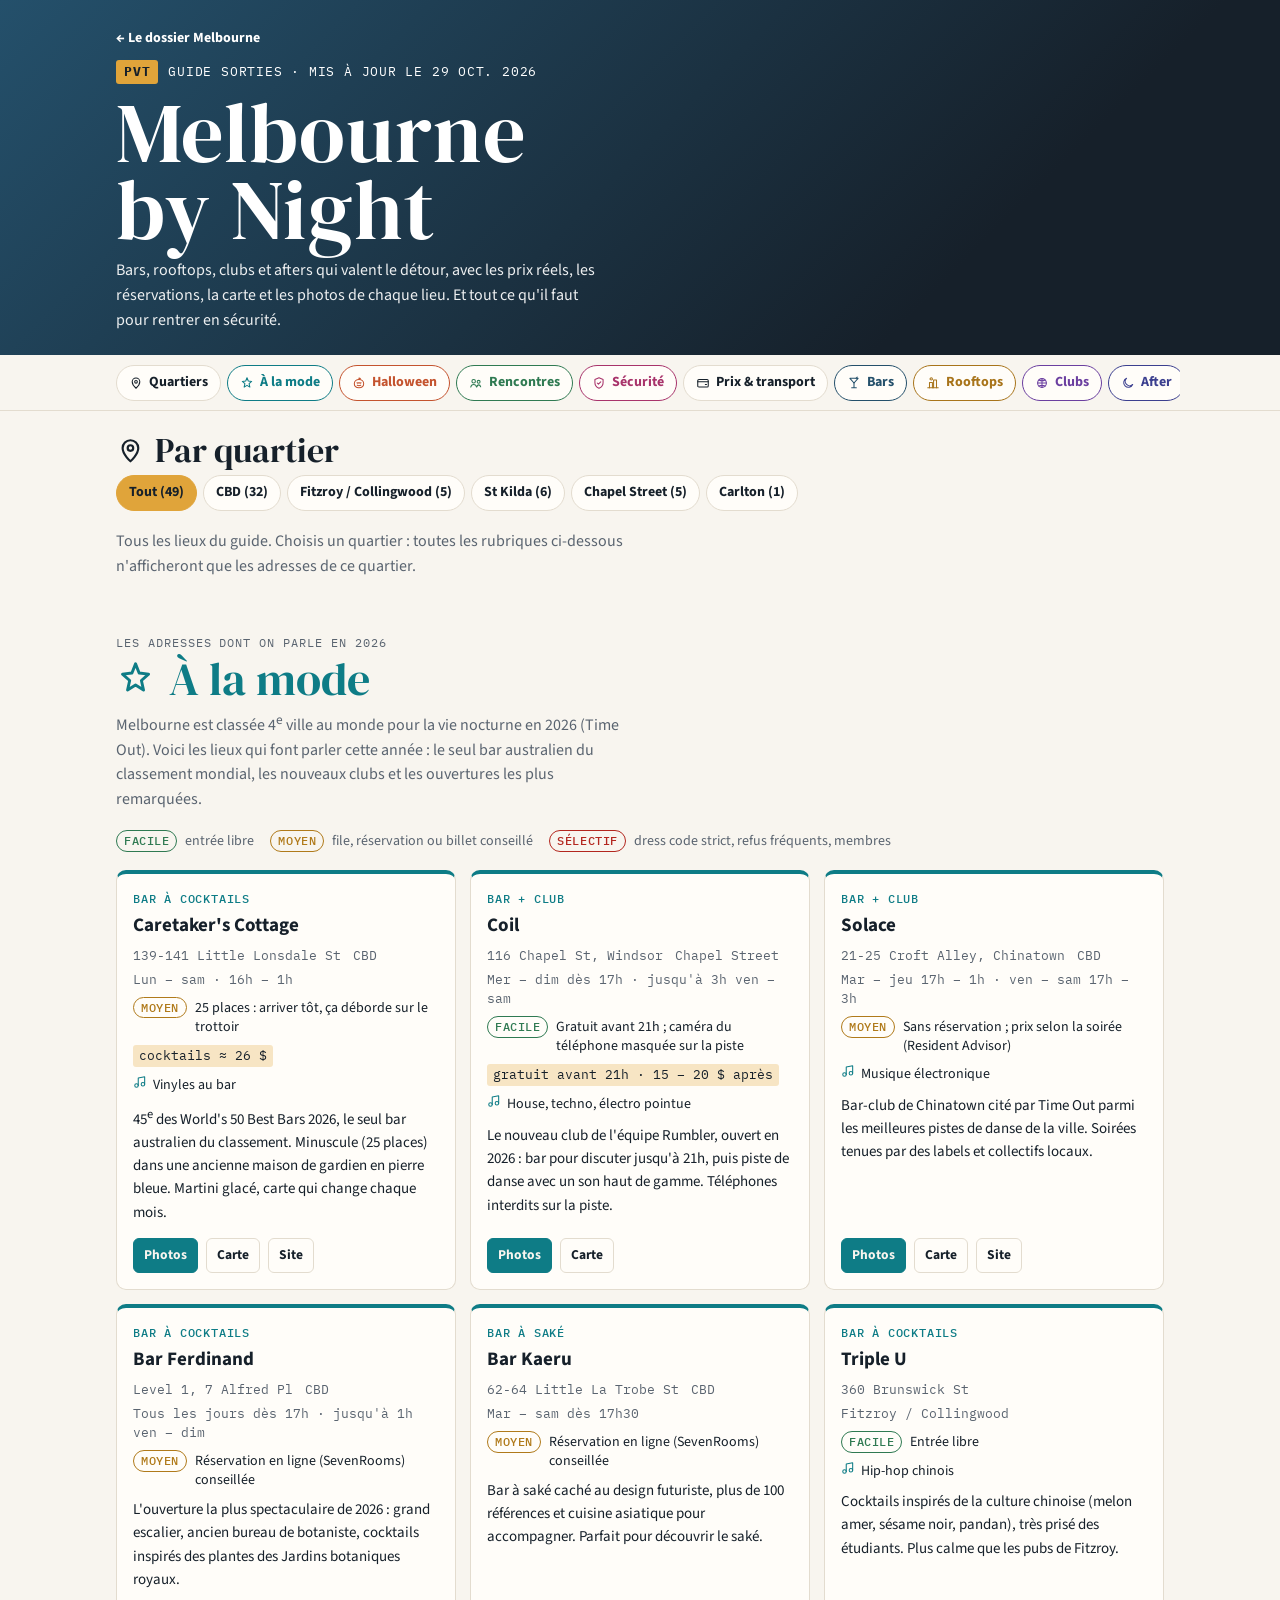
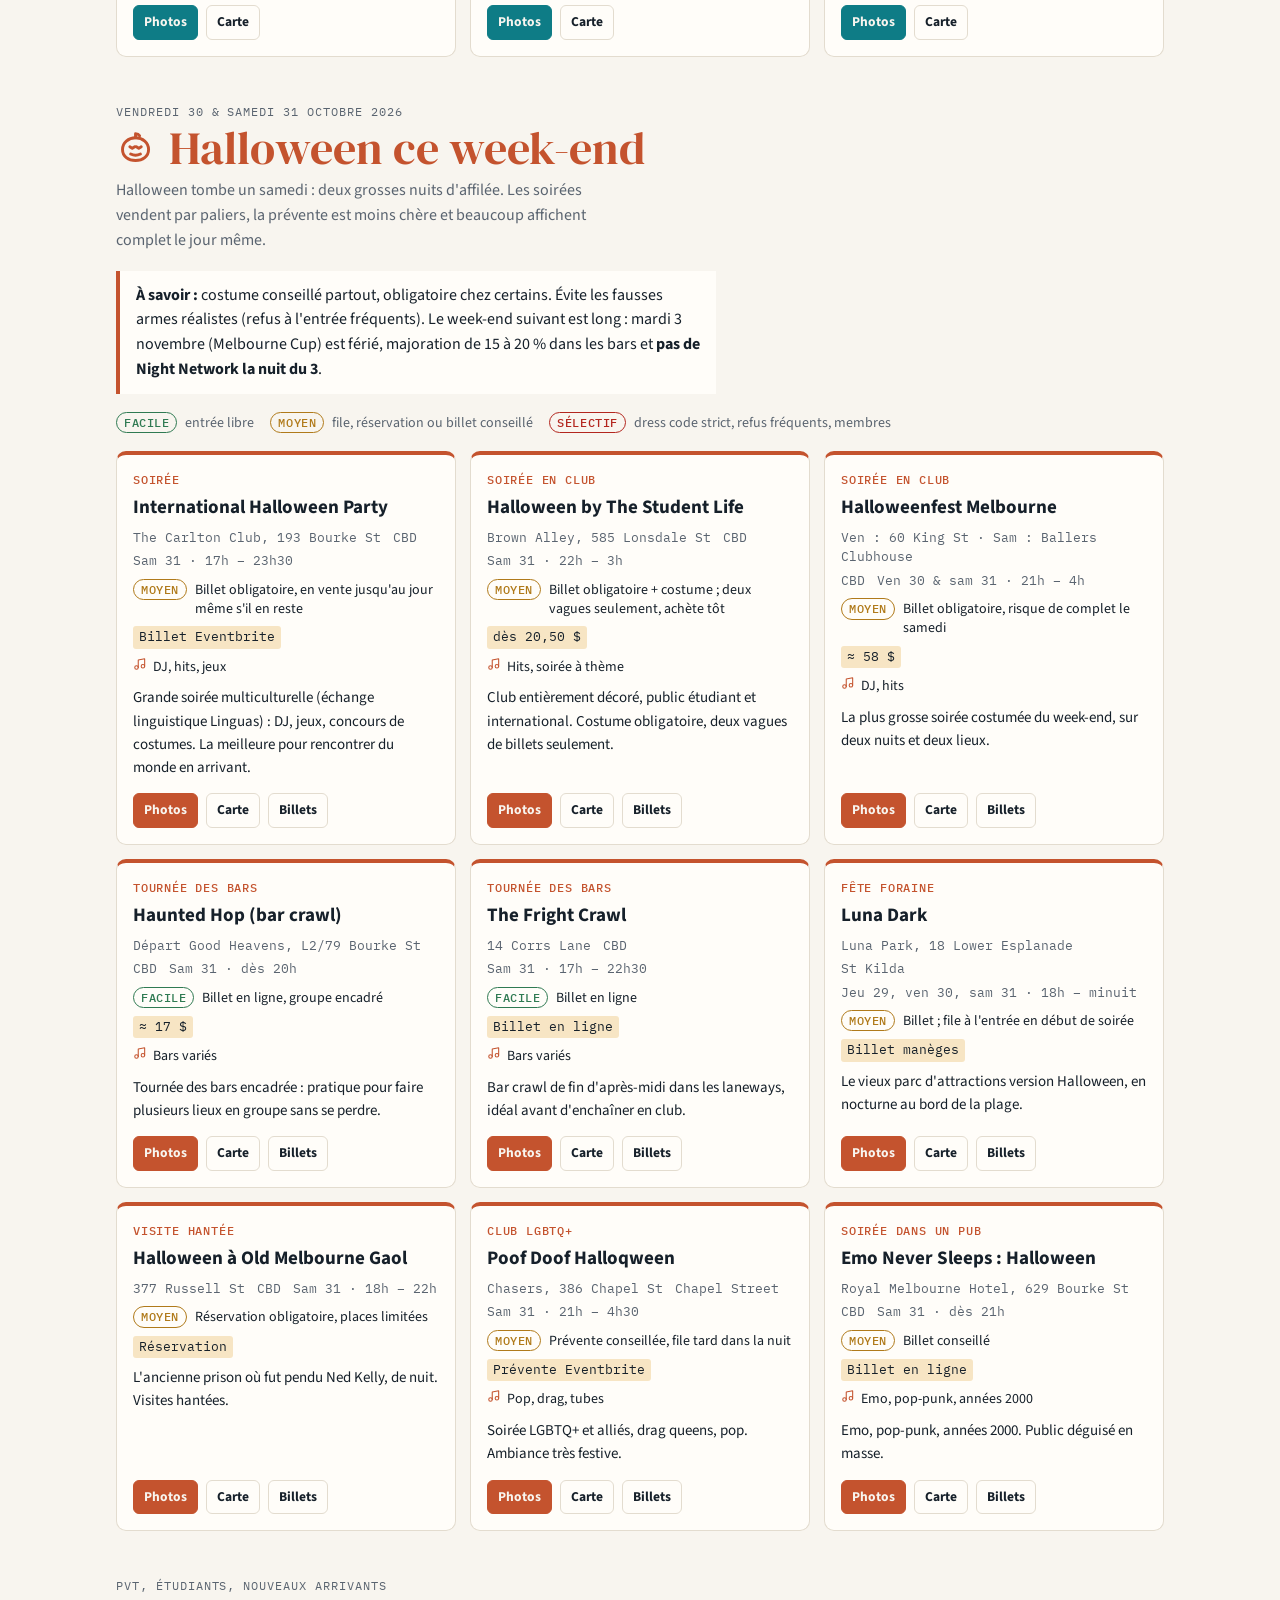
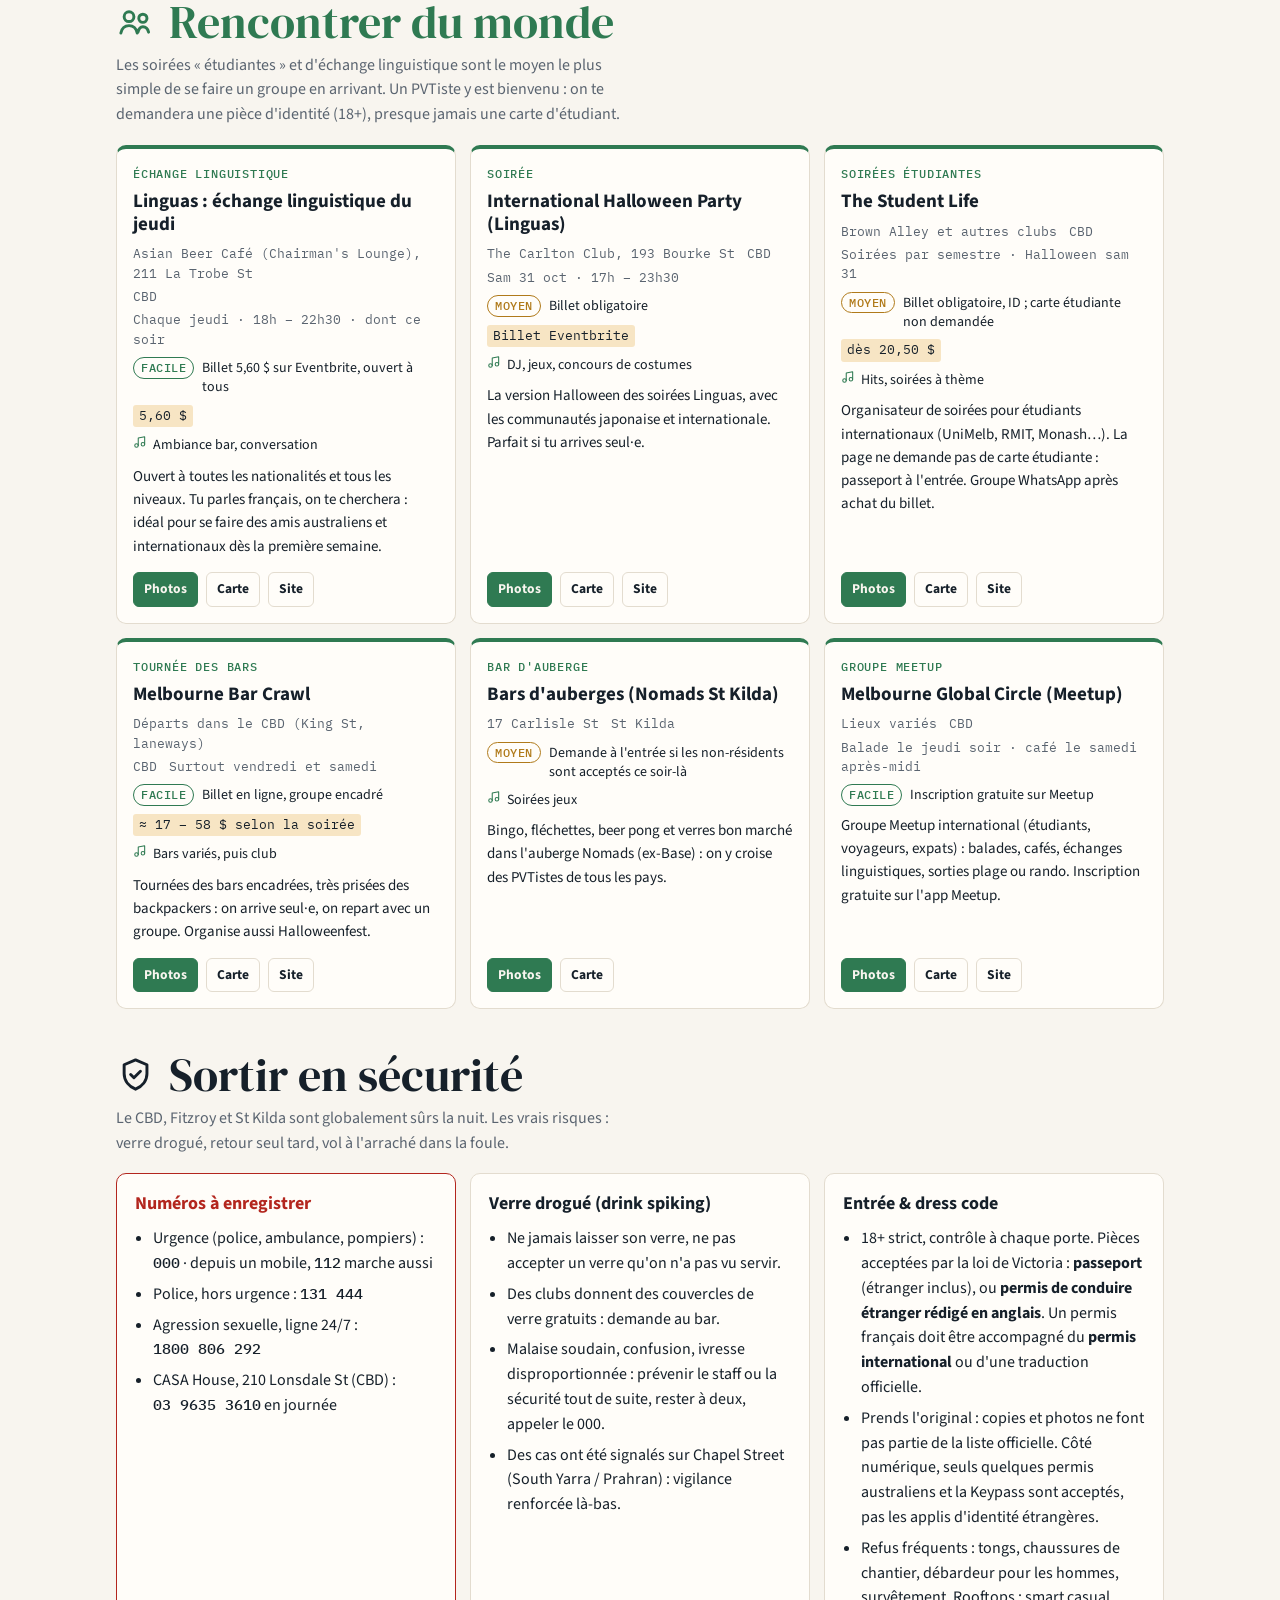
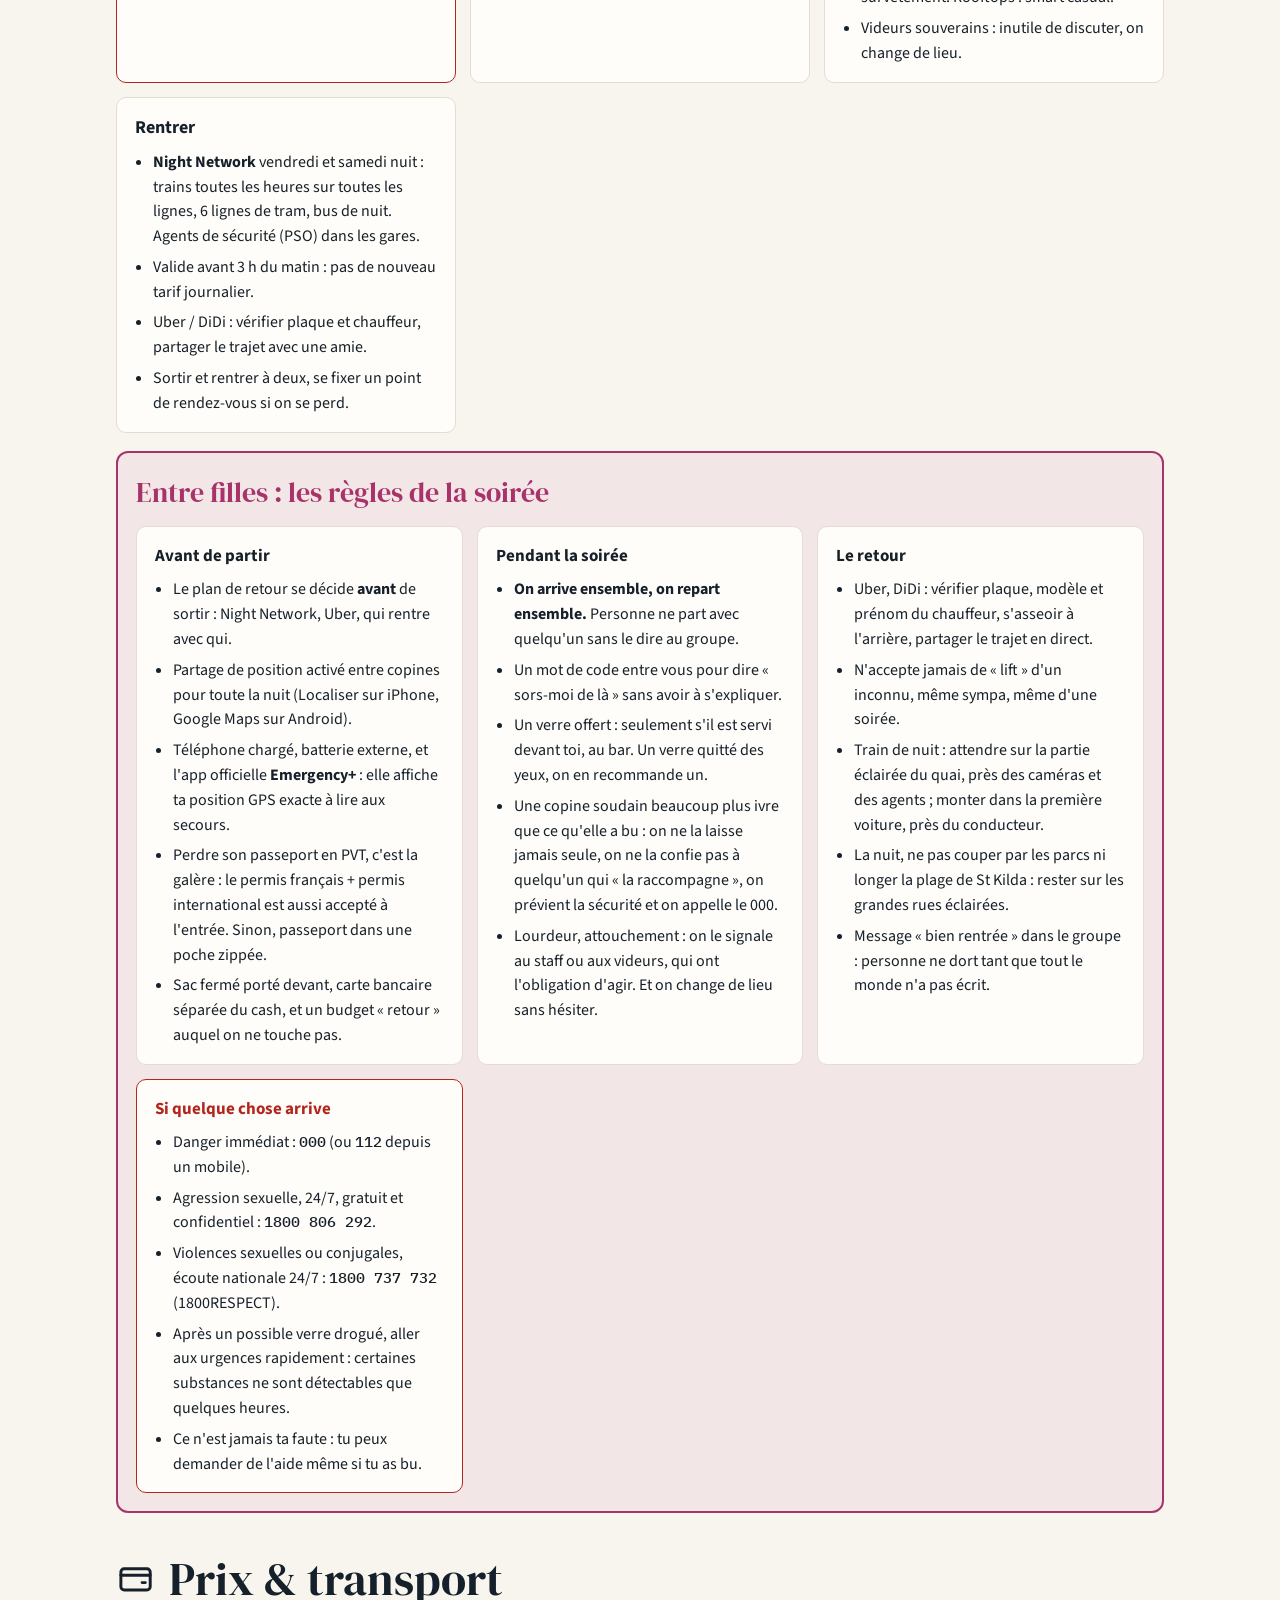
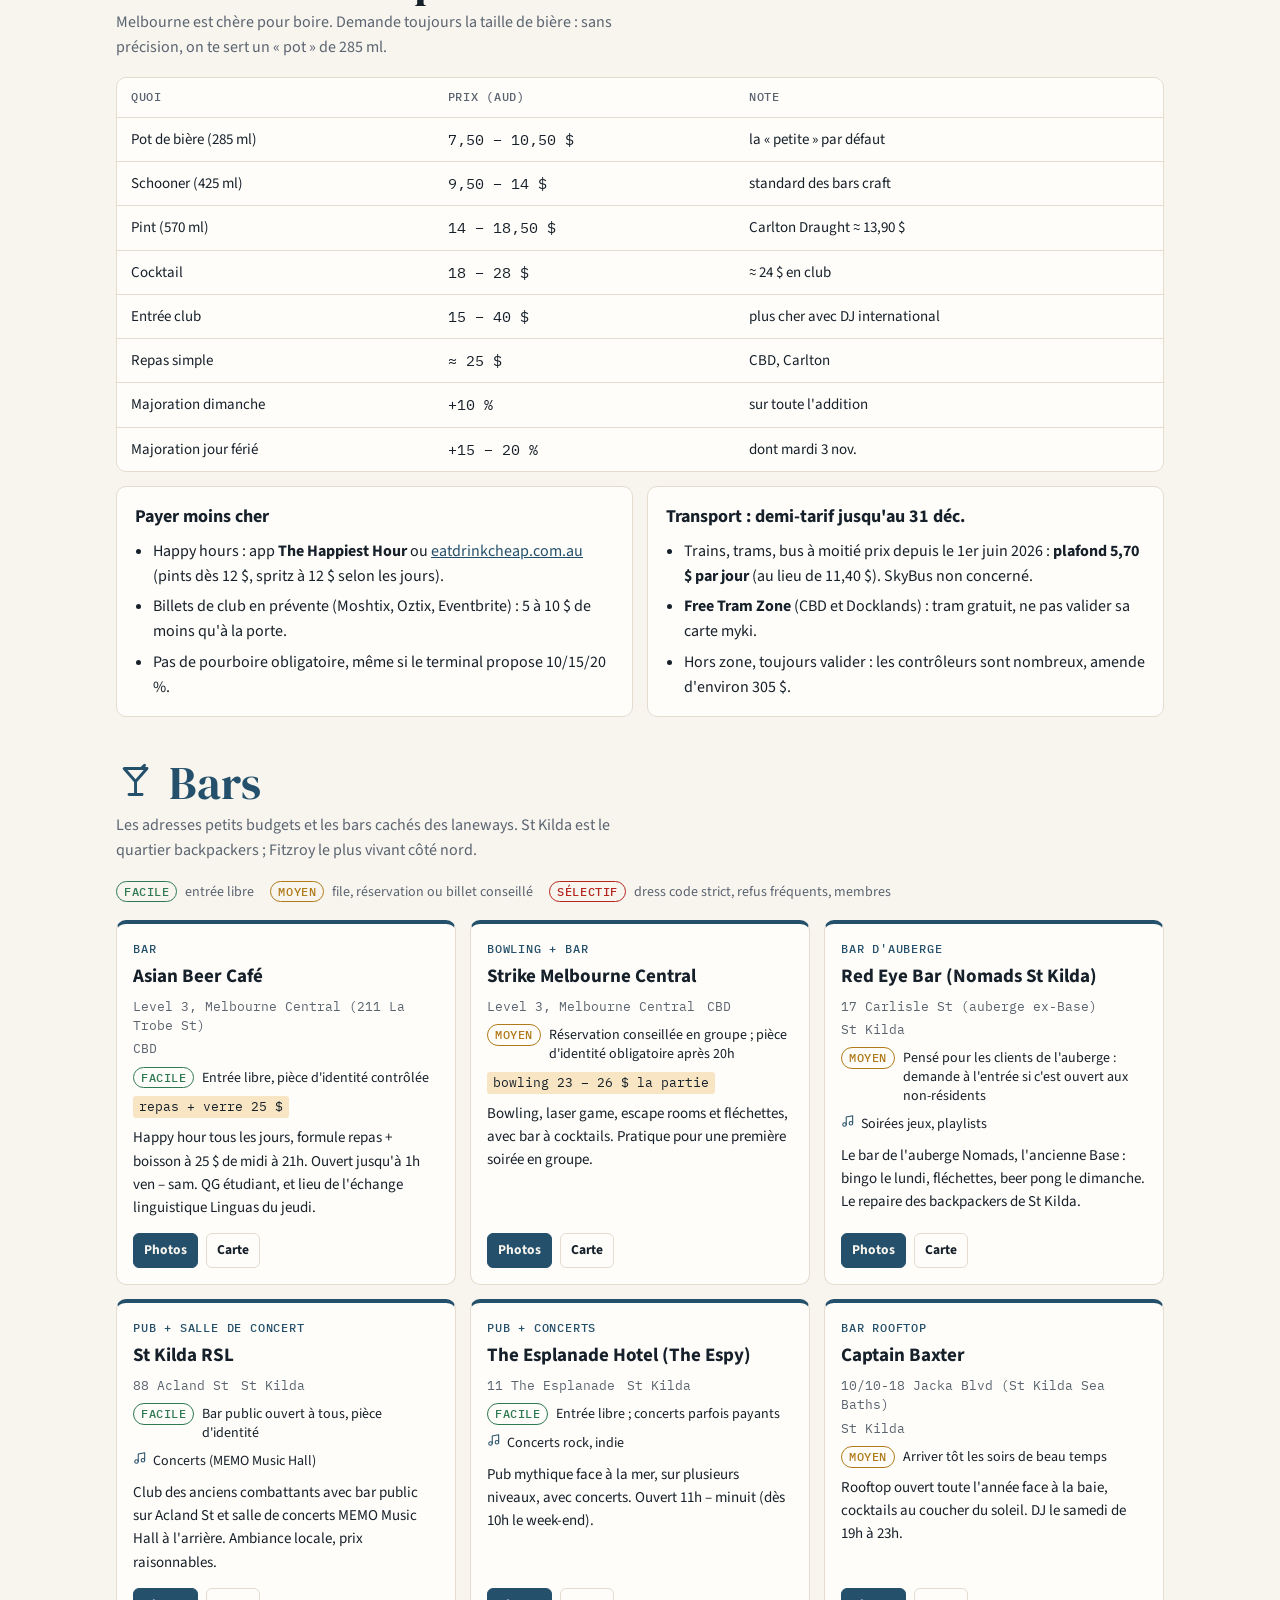
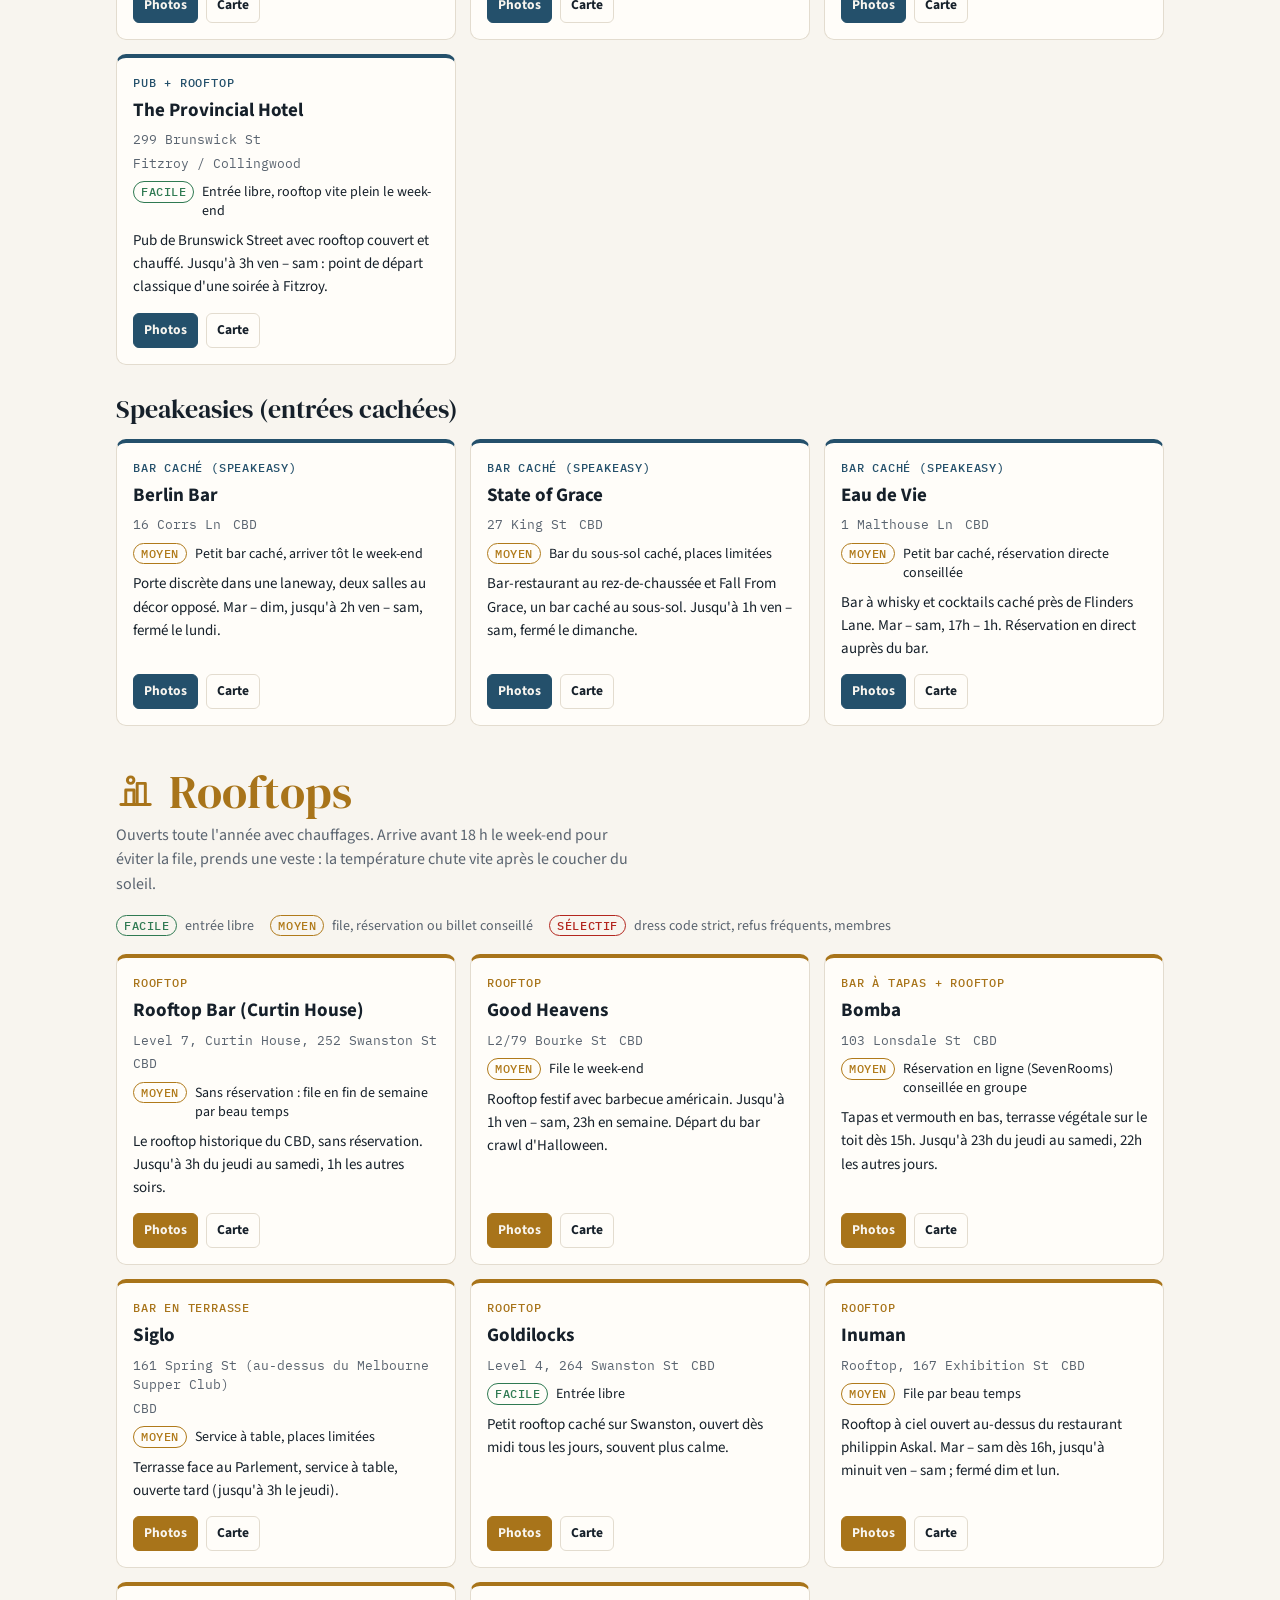
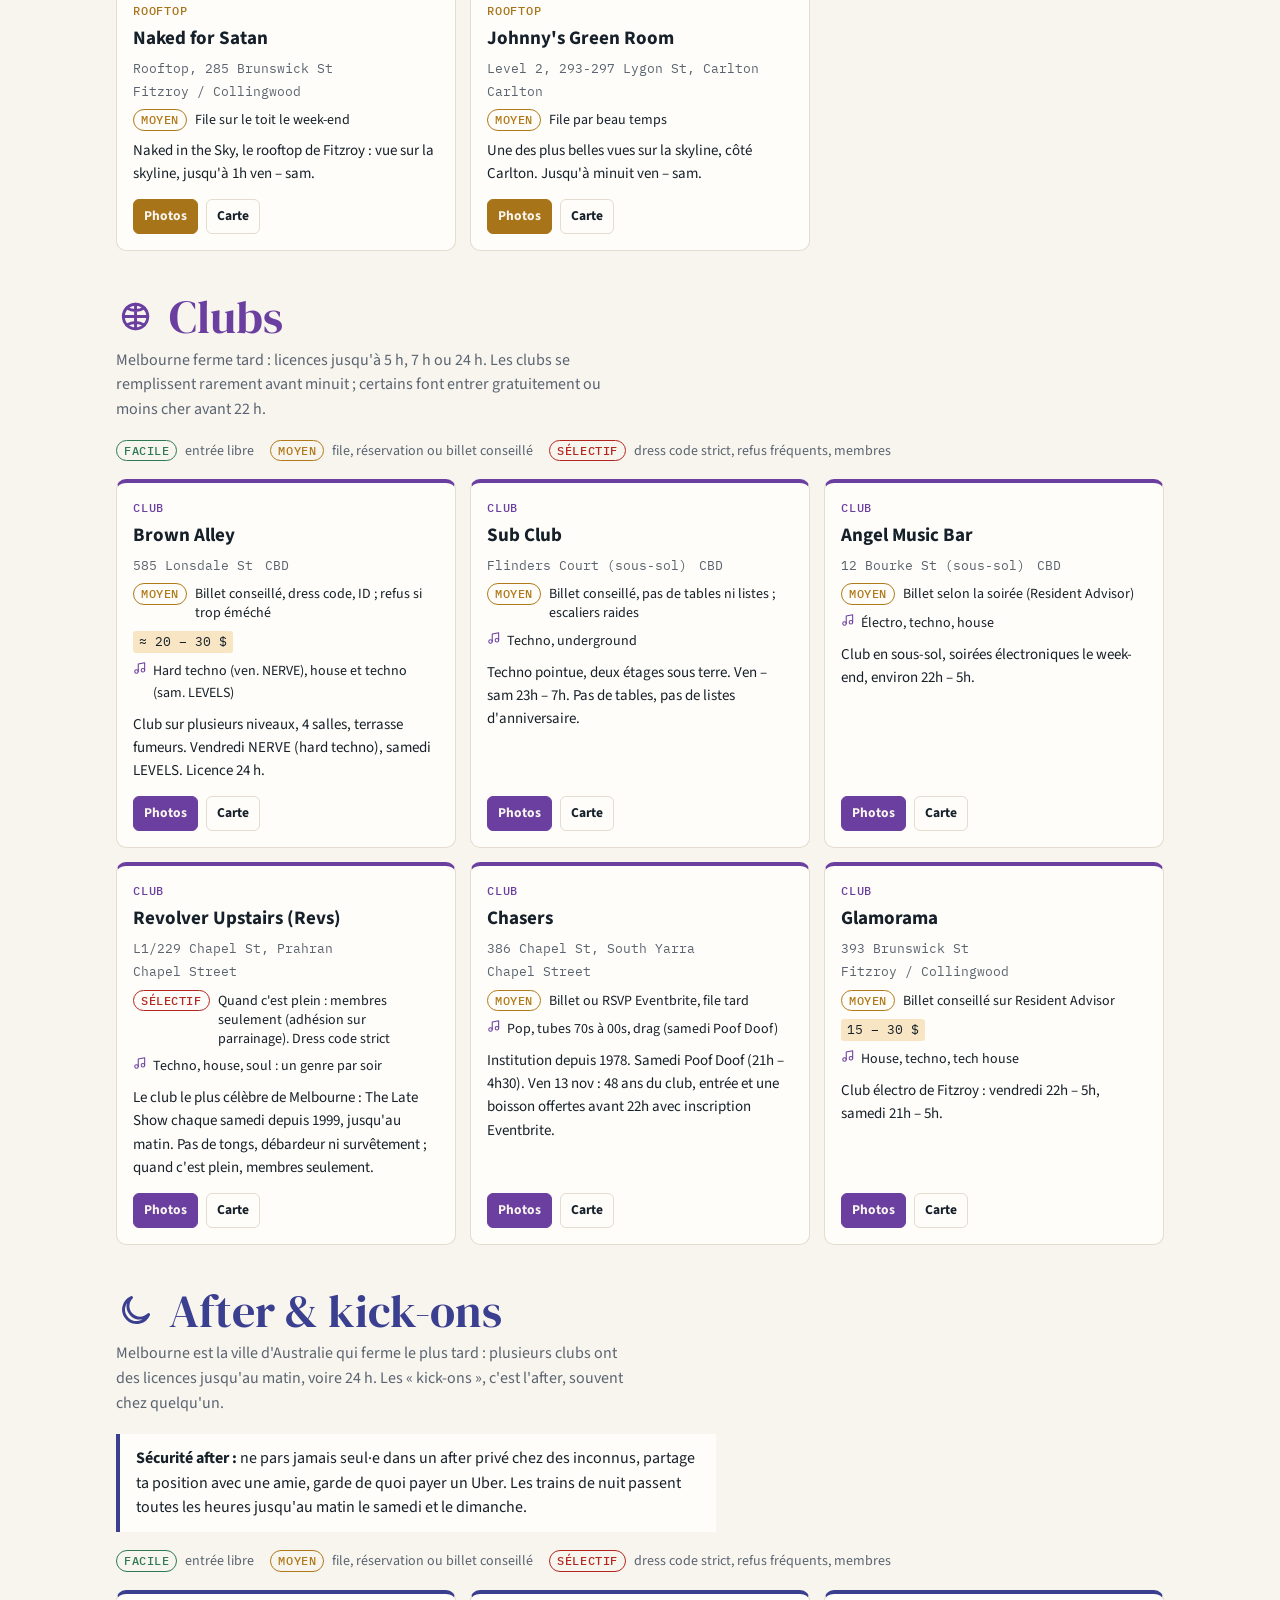
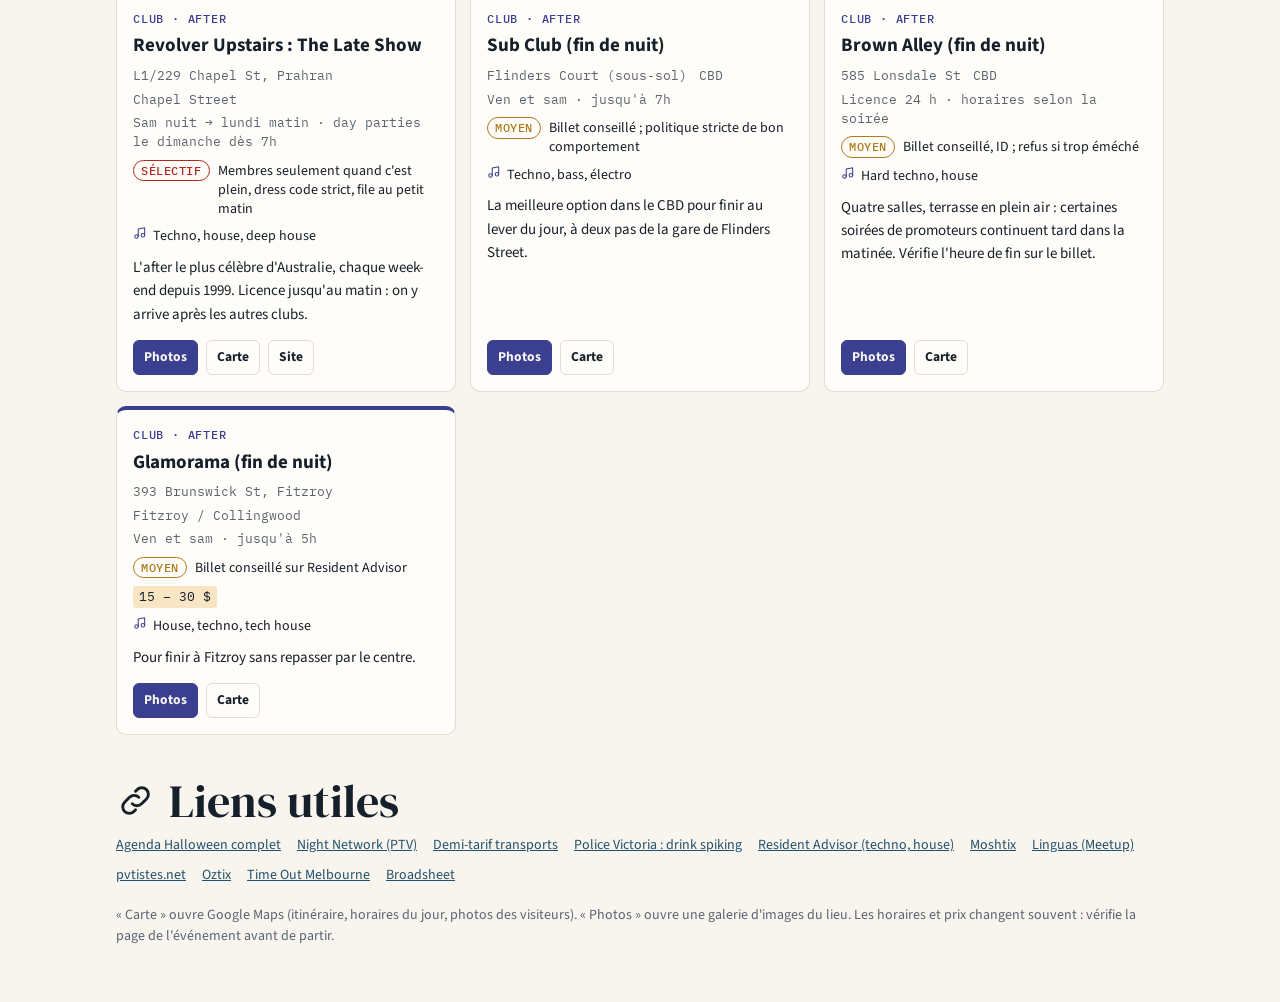
<file: melbourne/sorties/index.html>
<!doctype html>
<html lang="fr"><head><meta charset="utf-8"><meta name="viewport" content="width=device-width, initial-scale=1, viewport-fit=cover">
<style>[hidden]{display:none!important}img{max-width:100%}body{margin:0}</style>
<title>Melbourne by Night</title>
<link rel="preconnect" href="https://fonts.googleapis.com">
<link rel="stylesheet" href="https://fonts.googleapis.com/css2?family=DM+Serif+Display:ital@0;1&family=Source+Sans+3:wght@400;600;700;800&family=IBM+Plex+Mono:wght@500&display=swap">
<style>
/* Layout : panneau de quai de tram — bandeau vert, sections empilées, cartes lieu en grille, filtre par quartier */
:root{
  --bg:#f8f5ef; --surface:#fffdf9; --ink:#16202a; --muted:#5a6470; --line:#e3dccf;
  --tram:#24506b; --band:#24506b;
  --c-cafe:#8a5a3b; --c-bar:#24506b; --c-roof:#a8741a; --c-club:#6b3fa0; --c-hallo:#c4532e; --c-meet:#2f7a52; --c-after:#3b3f8f; --c-girls:#a8336b; --c-trend:#0e7c86;
  --ok:#2f7a52; --mid:#b07a1a; --hard:#b3261e; --sign:#e0a43a; --hallo:#c4532e; --alert:#b3261e;
  --f-display:"DM Serif Display",Georgia,serif;
  --f-body:"Source Sans 3",-apple-system,"Segoe UI",sans-serif;
  --f-data:"IBM Plex Mono",ui-monospace,Menlo,monospace;
}
@media (prefers-color-scheme:dark){:root:not([data-theme="light"]){
  --bg:#11181f; --surface:#1a242e; --ink:#ece6dc; --muted:#a3adb8; --line:#2c3a46;
  --tram:#7fb2d4; --band:#1d4259;
  --c-cafe:#d29a72; --c-bar:#7fb2d4; --c-roof:#e0a43a; --c-club:#b48ae6; --c-hallo:#e8774f; --c-meet:#5fc08a; --c-after:#9aa0f0; --c-girls:#e889b5; --c-trend:#4fd1d9;
  --ok:#5fc08a; --mid:#e0a43a; --hard:#ff6b61; --sign:#e0a43a; --hallo:#e8774f; --alert:#ff6b61; color-scheme:dark}}
:root[data-theme="dark"]{--bg:#11181f; --surface:#1a242e; --ink:#ece6dc; --muted:#a3adb8; --line:#2c3a46;
  --tram:#7fb2d4; --band:#1d4259;
  --c-cafe:#d29a72; --c-bar:#7fb2d4; --c-roof:#e0a43a; --c-club:#b48ae6; --c-hallo:#e8774f;
  --ok:#5fc08a; --mid:#e0a43a; --hard:#ff6b61; --sign:#e0a43a; --hallo:#e8774f; --alert:#ff6b61; color-scheme:dark}
body{background:var(--bg);color:var(--ink);font-family:var(--f-body);font-size:16px;line-height:1.55}
*{box-sizing:border-box}
a{color:var(--tram)}
a:focus-visible,button:focus-visible{outline:3px solid var(--sign);outline-offset:2px}
.wrap{max-width:1080px;margin:0 auto;padding-left:max(16px,env(safe-area-inset-left,0px));padding-right:max(16px,env(safe-area-inset-right,0px))}
header.band{background:linear-gradient(135deg,var(--band),#16202a 75%);color:#fff}
header .wrap{padding-block:28px 22px;display:grid;gap:10px}
.route{display:inline-flex;align-items:center;gap:10px;font-family:var(--f-data);font-size:13px;letter-spacing:.06em;text-transform:uppercase}
.route b{background:var(--sign);color:#16202a;padding:2px 8px;border-radius:3px}
h1{font-family:var(--f-display);font-weight:400;font-size:clamp(44px,9vw,84px);line-height:.92;margin:0;letter-spacing:.01em;text-wrap:balance}
header p{margin:0;max-width:62ch;opacity:.92}
nav.jump{position:sticky;top:env(safe-area-inset-top,0px);z-index:5;background:var(--bg);border-bottom:1px solid var(--line)}
body::before{content:"";position:fixed;inset:0 0 auto;height:env(safe-area-inset-top,0px);z-index:10;background:var(--bg)}
nav.jump .wrap{display:flex;gap:6px;overflow-x:auto;padding-block:10px;scrollbar-width:none}
nav.jump a{flex:none;text-decoration:none;color:var(--ink);font-weight:700;font-size:14px;padding:6px 12px;border:1px solid var(--line);border-radius:999px;background:var(--surface)}
nav.jump a.h{border-color:var(--c-hallo);color:var(--c-hallo)}
section{padding-block:34px 8px}
h2{font-family:var(--f-display);font-weight:400;font-size:clamp(32px,5vw,46px);line-height:1.05;margin:0 0 6px}
.lede{color:var(--muted);margin:0 0 18px;max-width:65ch}
.eyebrow{font-family:var(--f-data);font-size:12px;letter-spacing:.08em;text-transform:uppercase;color:var(--muted)}
.halloween h2{color:var(--hallo)}
.notice{border-left:4px solid var(--hallo);background:var(--surface);padding:12px 16px;margin:0 0 18px;max-width:75ch}
.grid{display:grid;grid-template-columns:repeat(auto-fill,minmax(min(100%,300px),1fr));gap:14px}
.card{background:var(--surface);border:1px solid var(--line);border-radius:10px;padding:16px;display:flex;flex-direction:column;gap:8px;min-width:0}
.card h3{margin:0;font-size:19px;line-height:1.2}
.meta{font-family:var(--f-data);font-size:12.5px;color:var(--muted);display:flex;flex-wrap:wrap;gap:4px 12px}
.card p{margin:0;font-size:15px}
.price{font-family:var(--f-data);font-size:13px;font-variant-numeric:tabular-nums;color:var(--ink);background:color-mix(in srgb,var(--sign) 28%,transparent);padding:1px 6px;border-radius:3px;align-self:flex-start}
.links{margin-top:auto;display:flex;flex-wrap:wrap;gap:8px;padding-top:6px}
.links a{font-size:13.5px;font-weight:700;text-decoration:none;padding:6px 10px;border-radius:6px;border:1px solid var(--line);color:var(--ink)}
.links a.ph{background:var(--band);border-color:var(--band);color:#fff}
.halloween .links a.ph{background:var(--hallo);border-color:var(--hallo)}
.filters{display:flex;flex-wrap:wrap;gap:6px;margin:0 0 18px}
.filters button{font:inherit;font-size:14px;font-weight:700;padding:6px 12px;border-radius:999px;border:1px solid var(--line);background:var(--surface);color:var(--ink);cursor:pointer}
#quartiers{padding-block:22px 0}
#quartiers h2{font-size:clamp(26px,4vw,34px)}
.empty{color:var(--muted);font-style:italic;margin:0}
.filters button[aria-pressed="true"]{background:var(--sign);color:#16202a;border-color:var(--sign)}
.sub{font-family:var(--f-display);font-weight:400;font-size:26px;margin:24px 0 10px}
.tablewrap{overflow-x:auto;border:1px solid var(--line);border-radius:10px;background:var(--surface)}
table{border-collapse:collapse;width:100%;min-width:460px;font-size:15px}
th,td{text-align:left;padding:10px 14px;border-bottom:1px solid var(--line);vertical-align:top}
tr:last-child td{border-bottom:0}
th{font-family:var(--f-data);font-size:12px;letter-spacing:.06em;text-transform:uppercase;color:var(--muted);font-weight:500}
td.n{font-family:var(--f-data);font-variant-numeric:tabular-nums;white-space:nowrap}
.cols{display:grid;grid-template-columns:repeat(auto-fit,minmax(min(100%,320px),1fr));gap:14px}
.box{background:var(--surface);border:1px solid var(--line);border-radius:10px;padding:16px 18px;min-width:0}
.box h3{margin:0 0 8px;font-size:18px}
.box ul{margin:0;padding-left:18px;display:grid;gap:6px}
.sos{border-color:var(--alert)}
.sos h3{color:var(--alert)}
.num{font-family:var(--f-data);font-weight:500;font-size:15px;user-select:all;white-space:nowrap}

#halloween{--sec:var(--c-hallo)} #cafes{--sec:var(--c-cafe)} #bars{--sec:var(--c-bar)} #rooftops{--sec:var(--c-roof)} #clubs{--sec:var(--c-club)}
#halloween h2,#cafes h2,#bars h2,#rooftops h2,#clubs h2{color:var(--sec)}
#halloween .card,#cafes .card,#bars .card,#rooftops .card,#clubs .card{border-top:4px solid var(--sec)}
#halloween .links a.ph,#cafes .links a.ph,#bars .links a.ph,#rooftops .links a.ph,#clubs .links a.ph{background:var(--sec);border-color:var(--sec);color:var(--bg)}
nav.jump a[href="#cafes"]{border-color:var(--c-cafe);color:var(--c-cafe)} nav.jump a[href="#bars"]{border-color:var(--c-bar);color:var(--c-bar)}
nav.jump a[href="#rooftops"]{border-color:var(--c-roof);color:var(--c-roof)} nav.jump a[href="#clubs"]{border-color:var(--c-club);color:var(--c-club)}
.door{display:flex;gap:8px;align-items:baseline;font-size:14px;line-height:1.35}
.door b{flex:none;font-family:var(--f-data);font-weight:500;font-size:11.5px;letter-spacing:.05em;text-transform:uppercase;padding:2px 7px;border-radius:999px;border:1.5px solid currentColor}
.d1 b{color:var(--ok)} .d2 b{color:var(--mid)} .d3 b{color:var(--hard)}
.legend{display:flex;flex-wrap:wrap;gap:8px 16px;margin:0 0 18px;font-size:14px;color:var(--muted)}

.ic{width:1em;height:1em;flex:none;fill:none;stroke:currentColor;stroke-width:1.8;stroke-linecap:round;stroke-linejoin:round;vertical-align:-.12em}
h2 .ic{width:.85em;height:.85em;margin-right:.3em;vertical-align:-.06em}
nav.jump a{display:inline-flex;align-items:center;gap:6px}
#after{--sec:var(--c-after)} #after h2{color:var(--sec)} #after .card{border-top:4px solid var(--sec)} #after .links a.ph{background:var(--sec);border-color:var(--sec);color:var(--bg)} nav.jump a[href="#after"]{border-color:var(--c-after);color:var(--c-after)}
#tendance{--sec:var(--c-trend)} #tendance h2{color:var(--sec)} #tendance .card{border-top:4px solid var(--sec)} #tendance .links a.ph{background:var(--sec);border-color:var(--sec);color:var(--bg)} nav.jump a[href="#tendance"]{border-color:var(--c-trend);color:var(--c-trend)}
#rencontres{--sec:var(--c-meet)} #rencontres h2{color:var(--sec)} #rencontres .card{border-top:4px solid var(--sec)}
#rencontres .links a.ph{background:var(--sec);border-color:var(--sec);color:var(--bg)}
nav.jump a[href="#rencontres"]{border-color:var(--c-meet);color:var(--c-meet)}
.music{display:flex;gap:6px;align-items:baseline;font-size:14px;color:var(--ink)}
.music .ic{color:var(--sec,var(--muted))}

.girls{margin-top:18px;border:2px solid var(--c-girls);border-radius:12px;padding:18px;background:color-mix(in srgb,var(--c-girls) 7%,var(--bg))}
.girls>h3{font-family:var(--f-display);font-weight:400;font-size:28px;margin:0 0 12px;color:var(--c-girls)}
.girls h4{margin:0 0 8px;font-size:17px}
.girls .sos h4{color:var(--alert)}

.kind{align-self:flex-start;font-family:var(--f-data);font-size:11.5px;letter-spacing:.07em;text-transform:uppercase;font-weight:500;color:var(--sec,var(--muted))}
footer{padding-block:34px 40px;color:var(--muted);font-size:14px}
footer ul{display:flex;flex-wrap:wrap;gap:8px 16px;padding:0;list-style:none;margin:10px 0 18px}
@media (prefers-reduced-motion:no-preference){.card{transition:transform .15s}.card:hover{transform:translateY(-2px)}}
</style>
</head><body>

<header class="band">
  <div class="wrap">
    <a href="../" style="color:#fff;font-weight:700;text-decoration:none;font-size:14px">← Le dossier Melbourne</a>
    <span class="route"><b>PVT</b> Guide sorties · mis à jour le 29 oct. 2026</span>
    <h1>Melbourne<br>by Night</h1>
    <p>Bars, rooftops, clubs et afters qui valent le détour, avec les prix réels, les réservations, la carte et les photos de chaque lieu. Et tout ce qu'il faut pour rentrer en sécurité.</p>
  </div>
</header>

<nav class="jump" aria-label="Sections">
  <div class="wrap">
    <a href="#quartiers"><svg class="ic" viewBox="0 0 24 24" aria-hidden="true"><path d="M12 21s-6.5-5.6-6.5-11a6.5 6.5 0 0 1 13 0c0 5.4-6.5 11-6.5 11Z"/><circle cx="12" cy="10" r="2.3"/></svg>Quartiers</a>
    <a href="#tendance"><svg class="ic" viewBox="0 0 24 24" aria-hidden="true"><path d="M12 3l2.2 5.6L20 9.3l-4.4 3.9 1.3 5.8L12 16l-4.9 3 1.3-5.8L4 9.3l5.8-.7L12 3Z"/></svg>À la mode</a>
    <a class="h" href="#halloween"><svg class="ic" viewBox="0 0 24 24" aria-hidden="true"><path d="M12 6c-4.4 0-8 3-8 7.2S7.6 20 12 20s8-2.6 8-6.8S16.4 6 12 6Z"/><path d="M12 6V3.5c1 0 2 .4 2.5 1.2"/><path d="M8.5 11.5l1.5 1 1.5-1M12.5 11.5l1.5 1 1.5-1M9 16c2 1 4 1 6 0"/></svg>Halloween</a>
    <a href="#rencontres"><svg class="ic" viewBox="0 0 24 24" aria-hidden="true"><circle cx="8" cy="9" r="3"/><circle cx="16.5" cy="10" r="2.5"/><path d="M3 19c.6-3 2.6-4.5 5-4.5s4.4 1.5 5 4.5M13.5 18.5c.5-2.1 1.7-3.3 3-3.3 1.6 0 3 1.2 3.5 3.3"/></svg>Rencontres</a>
    <a href="#securite" style="border-color:var(--c-girls);color:var(--c-girls)"><svg class="ic" viewBox="0 0 24 24" aria-hidden="true"><path d="M12 3l7 3v5.5c0 4.3-3 7.8-7 9.5-4-1.7-7-5.2-7-9.5V6l7-3Z"/><path d="M9 12l2 2 4-4"/></svg>Sécurité</a>
    <a href="#budget"><svg class="ic" viewBox="0 0 24 24" aria-hidden="true"><rect x="3" y="6" width="18" height="13" rx="2"/><path d="M3 10h18M16 14.5h2"/></svg>Prix &amp; transport</a>
    <a href="#bars"><svg class="ic" viewBox="0 0 24 24" aria-hidden="true"><path d="M5 4h14l-7 8-7-8Z"/><path d="M12 12v7M8 20h8"/><path d="M15.5 4l2-2"/></svg>Bars</a>
    <a href="#rooftops"><svg class="ic" viewBox="0 0 24 24" aria-hidden="true"><path d="M3 20h18"/><path d="M6 20V11h5v9M13 20V7h5v13"/><circle cx="9" cy="5" r="2"/></svg>Rooftops</a>
    <a href="#clubs"><svg class="ic" viewBox="0 0 24 24" aria-hidden="true"><circle cx="12" cy="12" r="7.5"/><path d="M4.5 12h15M12 4.5v15M6.6 6.8c3.6 2 7.2 2 10.8 0M6.6 17.2c3.6-2 7.2-2 10.8 0"/></svg>Clubs</a>
    <a href="#after"><svg class="ic" viewBox="0 0 24 24" aria-hidden="true"><path d="M20 14.5A8 8 0 1 1 9.5 4a6.5 6.5 0 0 0 10.5 10.5Z"/></svg>After</a>
    <a href="#liens"><svg class="ic" viewBox="0 0 24 24" aria-hidden="true"><path d="M10 14a4 4 0 0 0 5.7 0l3-3a4 4 0 0 0-5.7-5.7l-1 1"/><path d="M14 10a4 4 0 0 0-5.7 0l-3 3a4 4 0 0 0 5.7 5.7l1-1"/></svg>Liens</a>
  </div>
</nav>

<main>
<section id="quartiers">
  <div class="wrap">
    <h2><svg class="ic" viewBox="0 0 24 24" aria-hidden="true"><path d="M12 21s-6.5-5.6-6.5-11a6.5 6.5 0 0 1 13 0c0 5.4-6.5 11-6.5 11Z"/><circle cx="12" cy="10" r="2.3"/></svg>Par quartier</h2>
    <div class="filters" id="qf" role="group" aria-label="Choisir un quartier"></div>
    <p class="lede" id="qdesc"></p>
  </div>
</section>

<section id="tendance">
  <div class="wrap">
    <span class="eyebrow">Les adresses dont on parle en 2026</span>
    <h2><svg class="ic" viewBox="0 0 24 24" aria-hidden="true"><path d="M12 3l2.2 5.6L20 9.3l-4.4 3.9 1.3 5.8L12 16l-4.9 3 1.3-5.8L4 9.3l5.8-.7L12 3Z"/></svg>À la mode</h2>
    <p class="lede">Melbourne est classée 4<sup>e</sup> ville au monde pour la vie nocturne en 2026 (Time Out). Voici les lieux qui font parler cette année : le seul bar australien du classement mondial, les nouveaux clubs et les ouvertures les plus remarquées.</p>
    <div class="legend"><span class="door d1"><b>Facile</b> entrée libre</span><span class="door d2"><b>Moyen</b> file, réservation ou billet conseillé</span><span class="door d3"><b>Sélectif</b> dress code strict, refus fréquents, membres</span></div>
    <div class="grid" id="g-trend"></div>
  </div>
</section>

<section id="halloween" class="halloween">
  <div class="wrap">
    <span class="eyebrow">Vendredi 30 &amp; samedi 31 octobre 2026</span>
    <h2><svg class="ic" viewBox="0 0 24 24" aria-hidden="true"><path d="M12 6c-4.4 0-8 3-8 7.2S7.6 20 12 20s8-2.6 8-6.8S16.4 6 12 6Z"/><path d="M12 6V3.5c1 0 2 .4 2.5 1.2"/><path d="M8.5 11.5l1.5 1 1.5-1M12.5 11.5l1.5 1 1.5-1M9 16c2 1 4 1 6 0"/></svg>Halloween ce week-end</h2>
    <p class="lede">Halloween tombe un samedi : deux grosses nuits d'affilée. Les soirées vendent par paliers, la prévente est moins chère et beaucoup affichent complet le jour même.</p>
    <div class="notice"><strong>À savoir :</strong> costume conseillé partout, obligatoire chez certains. Évite les fausses armes réalistes (refus à l'entrée fréquents). Le week-end suivant est long : mardi 3 novembre (Melbourne Cup) est férié, majoration de 15 à 20 % dans les bars et <strong>pas de Night Network la nuit du 3</strong>.</div>
    <div class="legend"><span class="door d1"><b>Facile</b> entrée libre</span><span class="door d2"><b>Moyen</b> file, réservation ou billet conseillé</span><span class="door d3"><b>Sélectif</b> dress code strict, refus fréquents, membres</span></div>
    <div class="grid" id="g-halloween"></div>
  </div>
</section>

<section id="rencontres">
  <div class="wrap">
    <span class="eyebrow">PVT, étudiants, nouveaux arrivants</span>
    <h2><svg class="ic" viewBox="0 0 24 24" aria-hidden="true"><circle cx="8" cy="9" r="3"/><circle cx="16.5" cy="10" r="2.5"/><path d="M3 19c.6-3 2.6-4.5 5-4.5s4.4 1.5 5 4.5M13.5 18.5c.5-2.1 1.7-3.3 3-3.3 1.6 0 3 1.2 3.5 3.3"/></svg>Rencontrer du monde</h2>
    <p class="lede">Les soirées « étudiantes » et d'échange linguistique sont le moyen le plus simple de se faire un groupe en arrivant. Un PVTiste y est bienvenu : on te demandera une pièce d'identité (18+), presque jamais une carte d'étudiant.</p>
    <div class="grid" id="g-meet"></div>
  </div>
</section>

<section id="securite">
  <div class="wrap">
    <h2><svg class="ic" viewBox="0 0 24 24" aria-hidden="true"><path d="M12 3l7 3v5.5c0 4.3-3 7.8-7 9.5-4-1.7-7-5.2-7-9.5V6l7-3Z"/><path d="M9 12l2 2 4-4"/></svg>Sortir en sécurité</h2>
    <p class="lede">Le CBD, Fitzroy et St Kilda sont globalement sûrs la nuit. Les vrais risques : verre drogué, retour seul tard, vol à l'arraché dans la foule.</p>
    <div class="cols">
      <div class="box sos">
        <h3>Numéros à enregistrer</h3>
        <ul>
          <li>Urgence (police, ambulance, pompiers) : <span class="num">000</span> · depuis un mobile, <span class="num">112</span> marche aussi</li>
          <li>Police, hors urgence : <span class="num">131 444</span></li>
          <li>Agression sexuelle, ligne 24/7 : <span class="num">1800 806 292</span></li>
          <li>CASA House, 210 Lonsdale St (CBD) : <span class="num">03 9635 3610</span> en journée</li>
        </ul>
      </div>
      <div class="box">
        <h3>Verre drogué (drink spiking)</h3>
        <ul>
          <li>Ne jamais laisser son verre, ne pas accepter un verre qu'on n'a pas vu servir.</li>
          <li>Des clubs donnent des couvercles de verre gratuits : demande au bar.</li>
          <li>Malaise soudain, confusion, ivresse disproportionnée : prévenir le staff ou la sécurité tout de suite, rester à deux, appeler le 000.</li>
          <li>Des cas ont été signalés sur Chapel Street (South Yarra / Prahran) : vigilance renforcée là-bas.</li>
        </ul>
      </div>
      <div class="box">
        <h3>Entrée &amp; dress code</h3>
        <ul>
          <li>18+ strict, contrôle à chaque porte. Pièces acceptées par la loi de Victoria : <strong>passeport</strong> (étranger inclus), ou <strong>permis de conduire étranger rédigé en anglais</strong>. Un permis français doit être accompagné du <strong>permis international</strong> ou d'une traduction officielle.</li>
          <li>Prends l'original : copies et photos ne font pas partie de la liste officielle. Côté numérique, seuls quelques permis australiens et la Keypass sont acceptés, pas les applis d'identité étrangères.</li>
          <li>Refus fréquents : tongs, chaussures de chantier, débardeur pour les hommes, survêtement. Rooftops : smart casual.</li>
          <li>Videurs souverains : inutile de discuter, on change de lieu.</li>
        </ul>
      </div>
      <div class="box">
        <h3>Rentrer</h3>
        <ul>
          <li><strong>Night Network</strong> vendredi et samedi nuit : trains toutes les heures sur toutes les lignes, 6 lignes de tram, bus de nuit. Agents de sécurité (PSO) dans les gares.</li>
          <li>Valide avant 3 h du matin : pas de nouveau tarif journalier.</li>
          <li>Uber / DiDi : vérifier plaque et chauffeur, partager le trajet avec une amie.</li>
          <li>Sortir et rentrer à deux, se fixer un point de rendez-vous si on se perd.</li>
        </ul>
      </div>
    </div>

    <div class="girls">
      <h3>Entre filles : les règles de la soirée</h3>
      <div class="cols">
        <div class="box">
          <h4>Avant de partir</h4>
          <ul>
            <li>Le plan de retour se décide <strong>avant</strong> de sortir : Night Network, Uber, qui rentre avec qui.</li>
            <li>Partage de position activé entre copines pour toute la nuit (Localiser sur iPhone, Google Maps sur Android).</li>
            <li>Téléphone chargé, batterie externe, et l'app officielle <strong>Emergency+</strong> : elle affiche ta position GPS exacte à lire aux secours.</li>
            <li>Perdre son passeport en PVT, c'est la galère : le permis français + permis international est aussi accepté à l'entrée. Sinon, passeport dans une poche zippée.</li>
            <li>Sac fermé porté devant, carte bancaire séparée du cash, et un budget « retour » auquel on ne touche pas.</li>
          </ul>
        </div>
        <div class="box">
          <h4>Pendant la soirée</h4>
          <ul>
            <li><strong>On arrive ensemble, on repart ensemble.</strong> Personne ne part avec quelqu'un sans le dire au groupe.</li>
            <li>Un mot de code entre vous pour dire « sors-moi de là » sans avoir à s'expliquer.</li>
            <li>Un verre offert : seulement s'il est servi devant toi, au bar. Un verre quitté des yeux, on en recommande un.</li>
            <li>Une copine soudain beaucoup plus ivre que ce qu'elle a bu : on ne la laisse jamais seule, on ne la confie pas à quelqu'un qui « la raccompagne », on prévient la sécurité et on appelle le 000.</li>
            <li>Lourdeur, attouchement : on le signale au staff ou aux videurs, qui ont l'obligation d'agir. Et on change de lieu sans hésiter.</li>
          </ul>
        </div>
        <div class="box">
          <h4>Le retour</h4>
          <ul>
            <li>Uber, DiDi : vérifier plaque, modèle et prénom du chauffeur, s'asseoir à l'arrière, partager le trajet en direct.</li>
            <li>N'accepte jamais de « lift » d'un inconnu, même sympa, même d'une soirée.</li>
            <li>Train de nuit : attendre sur la partie éclairée du quai, près des caméras et des agents ; monter dans la première voiture, près du conducteur.</li>
            <li>La nuit, ne pas couper par les parcs ni longer la plage de St Kilda : rester sur les grandes rues éclairées.</li>
            <li>Message « bien rentrée » dans le groupe : personne ne dort tant que tout le monde n'a pas écrit.</li>
          </ul>
        </div>
        <div class="box sos">
          <h4>Si quelque chose arrive</h4>
          <ul>
            <li>Danger immédiat : <span class="num">000</span> (ou <span class="num">112</span> depuis un mobile).</li>
            <li>Agression sexuelle, 24/7, gratuit et confidentiel : <span class="num">1800 806 292</span>.</li>
            <li>Violences sexuelles ou conjugales, écoute nationale 24/7 : <span class="num">1800 737 732</span> (1800RESPECT).</li>
            <li>Après un possible verre drogué, aller aux urgences rapidement : certaines substances ne sont détectables que quelques heures.</li>
            <li>Ce n'est jamais ta faute : tu peux demander de l'aide même si tu as bu.</li>
          </ul>
        </div>
      </div>
    </div>
  </div>
</section>

<section id="budget">
  <div class="wrap">
    <h2><svg class="ic" viewBox="0 0 24 24" aria-hidden="true"><rect x="3" y="6" width="18" height="13" rx="2"/><path d="M3 10h18M16 14.5h2"/></svg>Prix &amp; transport</h2>
    <p class="lede">Melbourne est chère pour boire. Demande toujours la taille de bière : sans précision, on te sert un « pot » de 285 ml.</p>
    <div class="tablewrap">
      <table>
        <thead><tr><th>Quoi</th><th>Prix (AUD)</th><th>Note</th></tr></thead>
        <tbody>
          <tr><td>Pot de bière (285 ml)</td><td class="n">7,50 – 10,50 $</td><td>la « petite » par défaut</td></tr>
          <tr><td>Schooner (425 ml)</td><td class="n">9,50 – 14 $</td><td>standard des bars craft</td></tr>
          <tr><td>Pint (570 ml)</td><td class="n">14 – 18,50 $</td><td>Carlton Draught ≈ 13,90 $</td></tr>
          <tr><td>Cocktail</td><td class="n">18 – 28 $</td><td>≈ 24 $ en club</td></tr>
          <tr><td>Entrée club</td><td class="n">15 – 40 $</td><td>plus cher avec DJ international</td></tr>
                    <tr><td>Repas simple</td><td class="n">≈ 25 $</td><td>CBD, Carlton</td></tr>
          <tr><td>Majoration dimanche</td><td class="n">+10 %</td><td>sur toute l'addition</td></tr>
          <tr><td>Majoration jour férié</td><td class="n">+15 – 20 %</td><td>dont mardi 3 nov.</td></tr>
        </tbody>
      </table>
    </div>
    <div class="cols" style="margin-top:14px">
      <div class="box">
        <h3>Payer moins cher</h3>
        <ul>
          <li>Happy hours : app <strong>The Happiest Hour</strong> ou <a href="https://www.eatdrinkcheap.com.au/melbourne/pints-specials/price" target="_blank" rel="noopener">eatdrinkcheap.com.au</a> (pints dès 12 $, spritz à 12 $ selon les jours).</li>
          <li>Billets de club en prévente (Moshtix, Oztix, Eventbrite) : 5 à 10 $ de moins qu'à la porte.</li>
          <li>Pas de pourboire obligatoire, même si le terminal propose 10/15/20 %.</li>
        </ul>
      </div>
      <div class="box">
        <h3>Transport : demi-tarif jusqu'au 31 déc.</h3>
        <ul>
          <li>Trains, trams, bus à moitié prix depuis le 1er juin 2026 : <strong>plafond 5,70 $ par jour</strong> (au lieu de 11,40 $). SkyBus non concerné.</li>
          <li><strong>Free Tram Zone</strong> (CBD et Docklands) : tram gratuit, ne pas valider sa carte myki.</li>
          <li>Hors zone, toujours valider : les contrôleurs sont nombreux, amende d'environ 305 $.</li>
        </ul>
      </div>
    </div>
  </div>
</section>

<section id="bars">
  <div class="wrap">
    <h2><svg class="ic" viewBox="0 0 24 24" aria-hidden="true"><path d="M5 4h14l-7 8-7-8Z"/><path d="M12 12v7M8 20h8"/><path d="M15.5 4l2-2"/></svg>Bars</h2>
    <p class="lede">Les adresses petits budgets et les bars cachés des laneways. St Kilda est le quartier backpackers ; Fitzroy le plus vivant côté nord.</p>
    <div class="legend"><span class="door d1"><b>Facile</b> entrée libre</span><span class="door d2"><b>Moyen</b> file, réservation ou billet conseillé</span><span class="door d3"><b>Sélectif</b> dress code strict, refus fréquents, membres</span></div>
    <div class="grid" id="g-bars"></div>
    <div class="sub">Speakeasies (entrées cachées)</div>
    <div class="grid" id="g-speak"></div>
  </div>
</section>

<section id="rooftops">
  <div class="wrap">
    <h2><svg class="ic" viewBox="0 0 24 24" aria-hidden="true"><path d="M3 20h18"/><path d="M6 20V11h5v9M13 20V7h5v13"/><circle cx="9" cy="5" r="2"/></svg>Rooftops</h2>
    <p class="lede">Ouverts toute l'année avec chauffages. Arrive avant 18 h le week-end pour éviter la file, prends une veste : la température chute vite après le coucher du soleil.</p>
    <div class="legend"><span class="door d1"><b>Facile</b> entrée libre</span><span class="door d2"><b>Moyen</b> file, réservation ou billet conseillé</span><span class="door d3"><b>Sélectif</b> dress code strict, refus fréquents, membres</span></div>
    <div class="grid" id="g-roof"></div>
  </div>
</section>

<section id="clubs">
  <div class="wrap">
    <h2><svg class="ic" viewBox="0 0 24 24" aria-hidden="true"><circle cx="12" cy="12" r="7.5"/><path d="M4.5 12h15M12 4.5v15M6.6 6.8c3.6 2 7.2 2 10.8 0M6.6 17.2c3.6-2 7.2-2 10.8 0"/></svg>Clubs</h2>
    <p class="lede">Melbourne ferme tard : licences jusqu'à 5 h, 7 h ou 24 h. Les clubs se remplissent rarement avant minuit ; certains font entrer gratuitement ou moins cher avant 22 h.</p>
    <div class="legend"><span class="door d1"><b>Facile</b> entrée libre</span><span class="door d2"><b>Moyen</b> file, réservation ou billet conseillé</span><span class="door d3"><b>Sélectif</b> dress code strict, refus fréquents, membres</span></div>
    <div class="grid" id="g-clubs"></div>
  </div>
</section>

<section id="after">
  <div class="wrap">
    <h2><svg class="ic" viewBox="0 0 24 24" aria-hidden="true"><path d="M20 14.5A8 8 0 1 1 9.5 4a6.5 6.5 0 0 0 10.5 10.5Z"/></svg>After &amp; kick-ons</h2>
    <p class="lede">Melbourne est la ville d'Australie qui ferme le plus tard : plusieurs clubs ont des licences jusqu'au matin, voire 24 h. Les « kick-ons », c'est l'after, souvent chez quelqu'un.</p>
    <div class="notice" style="border-left-color:var(--c-after)"><strong>Sécurité after :</strong> ne pars jamais seul·e dans un after privé chez des inconnus, partage ta position avec une amie, garde de quoi payer un Uber. Les trains de nuit passent toutes les heures jusqu'au matin le samedi et le dimanche.</div>
    <div class="legend"><span class="door d1"><b>Facile</b> entrée libre</span><span class="door d2"><b>Moyen</b> file, réservation ou billet conseillé</span><span class="door d3"><b>Sélectif</b> dress code strict, refus fréquents, membres</span></div>
    <div class="grid" id="g-after"></div>
  </div>
</section>

</main>

<footer id="liens">
  <div class="wrap">
    <h2 style="color:var(--ink)"><svg class="ic" viewBox="0 0 24 24" aria-hidden="true"><path d="M10 14a4 4 0 0 0 5.7 0l3-3a4 4 0 0 0-5.7-5.7l-1 1"/><path d="M14 10a4 4 0 0 0-5.7 0l-3 3a4 4 0 0 0 5.7 5.7l1-1"/></svg>Liens utiles</h2>
    <ul>
      <li><a href="https://keen.social/whats-on/melbourne/halloween" target="_blank" rel="noopener">Agenda Halloween complet</a></li>
      <li><a href="https://ptv.vic.gov.au/nightnetwork" target="_blank" rel="noopener">Night Network (PTV)</a></li>
      <li><a href="https://transport.vic.gov.au/news-and-resources/news/public-transport-now-half-price-for-everyone" target="_blank" rel="noopener">Demi-tarif transports</a></li>
      <li><a href="https://www.police.vic.gov.au/drink-spiking" target="_blank" rel="noopener">Police Victoria : drink spiking</a></li>
      <li><a href="https://ra.co/events/au/melbourne" target="_blank" rel="noopener">Resident Advisor (techno, house)</a></li>
      <li><a href="https://www.moshtix.com.au" target="_blank" rel="noopener">Moshtix</a></li>
      <li><a href="https://www.meetup.com/linguas-au/" target="_blank" rel="noopener">Linguas (Meetup)</a></li>
      <li><a href="https://pvtistes.net" target="_blank" rel="noopener">pvtistes.net</a></li>
      <li><a href="https://www.oztix.com.au" target="_blank" rel="noopener">Oztix</a></li>
      <li><a href="https://www.timeout.com/melbourne/bars" target="_blank" rel="noopener">Time Out Melbourne</a></li>
      <li><a href="https://www.broadsheet.com.au/melbourne" target="_blank" rel="noopener">Broadsheet</a></li>
    </ul>
    <p>« Carte » ouvre Google Maps (itinéraire, horaires du jour, photos des visiteurs). « Photos » ouvre une galerie d'images du lieu. Les horaires et prix changent souvent : vérifie la page de l'événement avant de partir.</p>
  </div>
</footer>

<script>
const AREAS=["Tout","CBD","Fitzroy / Collingwood","St Kilda","Chapel Street","Carlton"];
const D={
"g-halloween":[
 {n:"International Halloween Party",a:"The Carlton Club, 193 Bourke St",z:"CBD",when:"Sam 31 · 17h – 23h30",p:"Billet Eventbrite",d:"Grande soirée multiculturelle (échange linguistique Linguas) : DJ, jeux, concours de costumes. La meilleure pour rencontrer du monde en arrivant.",t:"https://www.eventbrite.com.au/e/international-halloween-party-2026-tickets-1994779454045"},
 {n:"Halloween by The Student Life",a:"Brown Alley, 585 Lonsdale St",z:"CBD",when:"Sam 31 · 22h – 3h",p:"dès 20,50 $",d:"Club entièrement décoré, public étudiant et international. Costume obligatoire, deux vagues de billets seulement.",t:"https://jointhestudentlife.com/melbourne-hw26"},
 {n:"Halloweenfest Melbourne",a:"Ven : 60 King St · Sam : Ballers Clubhouse",z:"CBD",when:"Ven 30 &amp; sam 31 · 21h – 4h",p:"≈ 58 $",d:"La plus grosse soirée costumée du week-end, sur deux nuits et deux lieux.",t:"https://www.eventbrite.com.au/e/halloweenfest-melbourne-2026-night-2-saturday-oct-31-tickets-1999932195032"},
 {n:"Haunted Hop (bar crawl)",a:"Départ Good Heavens, L2/79 Bourke St",z:"CBD",when:"Sam 31 · dès 20h",p:"≈ 17 $",d:"Tournée des bars encadrée : pratique pour faire plusieurs lieux en groupe sans se perdre.",t:"https://allevents.in/melbourne"},
 {n:"The Fright Crawl",a:"14 Corrs Lane",z:"CBD",when:"Sam 31 · 17h – 22h30",p:"Billet en ligne",d:"Bar crawl de fin d'après-midi dans les laneways, idéal avant d'enchaîner en club.",t:"https://keen.social/whats-on/melbourne/halloween"},
 {n:"Luna Dark",a:"Luna Park, 18 Lower Esplanade",z:"St Kilda",when:"Jeu 29, ven 30, sam 31 · 18h – minuit",p:"Billet manèges",d:"Le vieux parc d'attractions version Halloween, en nocturne au bord de la plage.",t:"https://lunapark.com.au"},
 {n:"Halloween à Old Melbourne Gaol",a:"377 Russell St",z:"CBD",when:"Sam 31 · 18h – 22h",p:"Réservation",d:"L'ancienne prison où fut pendu Ned Kelly, de nuit. Visites hantées.",t:"https://www.oldmelbournegaol.com.au/event/halloween-at-old-melbourne-gaol/"},
 {n:"Poof Doof Halloqween",a:"Chasers, 386 Chapel St",z:"Chapel Street",when:"Sam 31 · 21h – 4h30",p:"Prévente Eventbrite",d:"Soirée LGBTQ+ et alliés, drag queens, pop. Ambiance très festive.",t:"https://keen.social/whats-on/melbourne/halloween"},
 {n:"Emo Never Sleeps : Halloween",a:"Royal Melbourne Hotel, 629 Bourke St",z:"CBD",when:"Sam 31 · dès 21h",p:"Billet en ligne",d:"Emo, pop-punk, années 2000. Public déguisé en masse.",t:"https://keen.social/whats-on/melbourne/halloween"}
],
"g-meet":[
 {n:"Linguas : échange linguistique du jeudi",a:"Asian Beer Café (Chairman's Lounge), 211 La Trobe St",z:"CBD",when:"Chaque jeudi · 18h – 22h30 · dont ce soir",p:"5,60 $",d:"Ouvert à toutes les nationalités et tous les niveaux. Tu parles français, on te cherchera : idéal pour se faire des amis australiens et internationaux dès la première semaine.",t:"https://whatson.melbourne.vic.gov.au/things-to-do/thursday-linguas-melbourne-language-exchange-and-social",m:"Ambiance bar, conversation"},
 {n:"International Halloween Party (Linguas)",a:"The Carlton Club, 193 Bourke St",z:"CBD",when:"Sam 31 oct · 17h – 23h30",p:"Billet Eventbrite",d:"La version Halloween des soirées Linguas, avec les communautés japonaise et internationale. Parfait si tu arrives seul·e.",t:"https://www.eventbrite.com.au/e/international-halloween-party-2026-tickets-1994779454045",m:"DJ, jeux, concours de costumes"},
 {n:"The Student Life",a:"Brown Alley et autres clubs",z:"CBD",when:"Soirées par semestre · Halloween sam 31",p:"dès 20,50 $",d:"Organisateur de soirées pour étudiants internationaux (UniMelb, RMIT, Monash…). La page ne demande pas de carte étudiante : passeport à l'entrée. Groupe WhatsApp après achat du billet.",t:"https://jointhestudentlife.com/melbourne-hw26",m:"Hits, soirées à thème"},
 {n:"Melbourne Bar Crawl",a:"Départs dans le CBD (King St, laneways)",z:"CBD",when:"Surtout vendredi et samedi",p:"≈ 17 – 58 $ selon la soirée",d:"Tournées des bars encadrées, très prisées des backpackers : on arrive seul·e, on repart avec un groupe. Organise aussi Halloweenfest.",t:"https://www.eventbrite.com.au/e/halloweenfest-melbourne-2026-night-2-saturday-oct-31-tickets-1999932195032",m:"Bars variés, puis club"},
 {n:"Bars d'auberges (Nomads St Kilda)",a:"17 Carlisle St",z:"St Kilda",d:"Bingo, fléchettes, beer pong et verres bon marché dans l'auberge Nomads (ex-Base) : on y croise des PVTistes de tous les pays.",m:"Soirées jeux"},
 {n:"Melbourne Global Circle (Meetup)",a:"Lieux variés",z:"CBD",when:"Balade le jeudi soir · café le samedi après-midi",d:"Groupe Meetup international (étudiants, voyageurs, expats) : balades, cafés, échanges linguistiques, sorties plage ou rando. Inscription gratuite sur l'app Meetup.",t:"https://www.meetup.com/melbourne-global-circle/"}
],
"g-trend":[
 {n:"Caretaker's Cottage",a:"139-141 Little Lonsdale St",z:"CBD",when:"Lun – sam · 16h – 1h",p:"cocktails ≈ 26 $",d:"45<sup>e</sup> des World's 50 Best Bars 2026, le seul bar australien du classement. Minuscule (25 places) dans une ancienne maison de gardien en pierre bleue. Martini glacé, carte qui change chaque mois.",m:"Vinyles au bar",t:"https://caretakerscottage.bar",e:[2,"25 places : arriver tôt, ça déborde sur le trottoir"]},
 {n:"Coil",a:"116 Chapel St, Windsor",z:"Chapel Street",when:"Mer – dim dès 17h · jusqu'à 3h ven – sam",p:"gratuit avant 21h · 15 – 20 $ après",d:"Le nouveau club de l'équipe Rumbler, ouvert en 2026 : bar pour discuter jusqu'à 21h, puis piste de danse avec un son haut de gamme. Téléphones interdits sur la piste.",m:"House, techno, électro pointue",e:[1,"Gratuit avant 21h ; caméra du téléphone masquée sur la piste"]},
 {n:"Solace",a:"21-25 Croft Alley, Chinatown",z:"CBD",when:"Mar – jeu 17h – 1h · ven – sam 17h – 3h",d:"Bar-club de Chinatown cité par Time Out parmi les meilleures pistes de danse de la ville. Soirées tenues par des labels et collectifs locaux.",m:"Musique électronique",t:"https://ra.co/events/au/melbourne",e:[2,"Sans réservation ; prix selon la soirée (Resident Advisor)"]},
 {n:"Bar Ferdinand",a:"Level 1, 7 Alfred Pl",z:"CBD",when:"Tous les jours dès 17h · jusqu'à 1h ven – dim",d:"L'ouverture la plus spectaculaire de 2026 : grand escalier, ancien bureau de botaniste, cocktails inspirés des plantes des Jardins botaniques royaux.",e:[2,"Réservation en ligne (SevenRooms) conseillée"]},
 {n:"Bar Kaeru",a:"62-64 Little La Trobe St",z:"CBD",when:"Mar – sam dès 17h30",d:"Bar à saké caché au design futuriste, plus de 100 références et cuisine asiatique pour accompagner. Parfait pour découvrir le saké.",e:[2,"Réservation en ligne (SevenRooms) conseillée"]},
 {n:"Triple U",a:"360 Brunswick St",z:"Fitzroy / Collingwood",d:"Cocktails inspirés de la culture chinoise (melon amer, sésame noir, pandan), très prisé des étudiants. Plus calme que les pubs de Fitzroy.",m:"Hip-hop chinois",e:[1,"Entrée libre"]}
],
"g-bars":[
 {n:"Asian Beer Café",a:"Level 3, Melbourne Central (211 La Trobe St)",z:"CBD",d:"Happy hour tous les jours, formule repas + boisson à 25 $ de midi à 21h. Ouvert jusqu'à 1h ven – sam. QG étudiant, et lieu de l'échange linguistique Linguas du jeudi.",p:"repas + verre 25 $"},
 {n:"Strike Melbourne Central",a:"Level 3, Melbourne Central",z:"CBD",d:"Bowling, laser game, escape rooms et fléchettes, avec bar à cocktails. Pratique pour une première soirée en groupe.",p:"bowling 23 – 26 $ la partie"},
 {n:"Red Eye Bar (Nomads St Kilda)",a:"17 Carlisle St (auberge ex-Base)",z:"St Kilda",d:"Le bar de l'auberge Nomads, l'ancienne Base : bingo le lundi, fléchettes, beer pong le dimanche. Le repaire des backpackers de St Kilda."},
 {n:"St Kilda RSL",a:"88 Acland St",z:"St Kilda",d:"Club des anciens combattants avec bar public sur Acland St et salle de concerts MEMO Music Hall à l'arrière. Ambiance locale, prix raisonnables."},
 {n:"The Esplanade Hotel (The Espy)",a:"11 The Esplanade",z:"St Kilda",d:"Pub mythique face à la mer, sur plusieurs niveaux, avec concerts. Ouvert 11h – minuit (dès 10h le week-end)."},
 {n:"Captain Baxter",a:"10/10-18 Jacka Blvd (St Kilda Sea Baths)",z:"St Kilda",d:"Rooftop ouvert toute l'année face à la baie, cocktails au coucher du soleil. DJ le samedi de 19h à 23h."},
 {n:"The Provincial Hotel",a:"299 Brunswick St",z:"Fitzroy / Collingwood",d:"Pub de Brunswick Street avec rooftop couvert et chauffé. Jusqu'à 3h ven – sam : point de départ classique d'une soirée à Fitzroy."}
],
"g-speak":[
 {n:"Berlin Bar",a:"16 Corrs Ln",z:"CBD",d:"Porte discrète dans une laneway, deux salles au décor opposé. Mar – dim, jusqu'à 2h ven – sam, fermé le lundi."},
 {n:"State of Grace",a:"27 King St",z:"CBD",d:"Bar-restaurant au rez-de-chaussée et Fall From Grace, un bar caché au sous-sol. Jusqu'à 1h ven – sam, fermé le dimanche."},
 {n:"Eau de Vie",a:"1 Malthouse Ln",z:"CBD",d:"Bar à whisky et cocktails caché près de Flinders Lane. Mar – sam, 17h – 1h. Réservation en direct auprès du bar."}
],
"g-roof":[
 {n:"Rooftop Bar (Curtin House)",a:"Level 7, Curtin House, 252 Swanston St",z:"CBD",d:"Le rooftop historique du CBD, sans réservation. Jusqu'à 3h du jeudi au samedi, 1h les autres soirs."},
 {n:"Good Heavens",a:"L2/79 Bourke St",z:"CBD",d:"Rooftop festif avec barbecue américain. Jusqu'à 1h ven – sam, 23h en semaine. Départ du bar crawl d'Halloween."},
 {n:"Bomba",a:"103 Lonsdale St",z:"CBD",d:"Tapas et vermouth en bas, terrasse végétale sur le toit dès 15h. Jusqu'à 23h du jeudi au samedi, 22h les autres jours."},
 {n:"Siglo",a:"161 Spring St (au-dessus du Melbourne Supper Club)",z:"CBD",d:"Terrasse face au Parlement, service à table, ouverte tard (jusqu'à 3h le jeudi)."},
 {n:"Goldilocks",a:"Level 4, 264 Swanston St",z:"CBD",d:"Petit rooftop caché sur Swanston, ouvert dès midi tous les jours, souvent plus calme."},
 {n:"Inuman",a:"Rooftop, 167 Exhibition St",z:"CBD",d:"Rooftop à ciel ouvert au-dessus du restaurant philippin Askal. Mar – sam dès 16h, jusqu'à minuit ven – sam ; fermé dim et lun."},
 {n:"Naked for Satan",a:"Rooftop, 285 Brunswick St",z:"Fitzroy / Collingwood",d:"Naked in the Sky, le rooftop de Fitzroy : vue sur la skyline, jusqu'à 1h ven – sam."},
 {n:"Johnny's Green Room",a:"Level 2, 293-297 Lygon St, Carlton",z:"Carlton",d:"Une des plus belles vues sur la skyline, côté Carlton. Jusqu'à minuit ven – sam.",q:"Johnny's Green Room 293 Lygon St Carlton"}
],
"g-after":[
 {n:"Revolver Upstairs : The Late Show",a:"L1/229 Chapel St, Prahran",z:"Chapel Street",when:"Sam nuit → lundi matin · day parties le dimanche dès 7h",d:"L'after le plus célèbre d'Australie, chaque week-end depuis 1999. Licence jusqu'au matin : on y arrive après les autres clubs.",m:"Techno, house, deep house",t:"https://revolverupstairs.com.au",q:"Revolver Upstairs Prahran",e:[3,"Membres seulement quand c'est plein, dress code strict, file au petit matin"]},
 {n:"Sub Club (fin de nuit)",a:"Flinders Court (sous-sol)",z:"CBD",when:"Ven et sam · jusqu'à 7h",d:"La meilleure option dans le CBD pour finir au lever du jour, à deux pas de la gare de Flinders Street.",m:"Techno, bass, électro",q:"Sub Club Flinders Court Melbourne",e:[2,"Billet conseillé ; politique stricte de bon comportement"]},
 {n:"Brown Alley (fin de nuit)",a:"585 Lonsdale St",z:"CBD",when:"Licence 24 h · horaires selon la soirée",d:"Quatre salles, terrasse en plein air : certaines soirées de promoteurs continuent tard dans la matinée. Vérifie l'heure de fin sur le billet.",m:"Hard techno, house",q:"Brown Alley 585 Lonsdale St Melbourne",e:[2,"Billet conseillé, ID ; refus si trop éméché"]},
 {n:"Glamorama (fin de nuit)",a:"393 Brunswick St, Fitzroy",z:"Fitzroy / Collingwood",when:"Ven et sam · jusqu'à 5h",d:"Pour finir à Fitzroy sans repasser par le centre.",m:"House, techno, tech house",q:"Glamorama Fitzroy",p:"15 – 30 $",e:[2,"Billet conseillé sur Resident Advisor"]}
],
"g-clubs":[
 {n:"Brown Alley",a:"585 Lonsdale St",z:"CBD",d:"Club sur plusieurs niveaux, 4 salles, terrasse fumeurs. Vendredi NERVE (hard techno), samedi LEVELS. Licence 24 h.",p:"≈ 20 – 30 $"},
 {n:"Sub Club",a:"Flinders Court (sous-sol)",z:"CBD",d:"Techno pointue, deux étages sous terre. Ven – sam 23h – 7h. Pas de tables, pas de listes d'anniversaire.",q:"Sub Club Flinders Court Melbourne"},
 {n:"Angel Music Bar",a:"12 Bourke St (sous-sol)",z:"CBD",d:"Club en sous-sol, soirées électroniques le week-end, environ 22h – 5h."},
 {n:"Revolver Upstairs (Revs)",a:"L1/229 Chapel St, Prahran",z:"Chapel Street",d:"Le club le plus célèbre de Melbourne : The Late Show chaque samedi depuis 1999, jusqu'au matin. Pas de tongs, débardeur ni survêtement ; quand c'est plein, membres seulement."},
 {n:"Chasers",a:"386 Chapel St, South Yarra",z:"Chapel Street",d:"Institution depuis 1978. Samedi Poof Doof (21h – 4h30). Ven 13 nov : 48 ans du club, entrée et une boisson offertes avant 22h avec inscription Eventbrite."},
 {n:"Glamorama",a:"393 Brunswick St",z:"Fitzroy / Collingwood",d:"Club électro de Fitzroy : vendredi 22h – 5h, samedi 21h – 5h.",p:"15 – 30 $"}
]};
const MUSIC={
"International Halloween Party":"DJ, hits, jeux","Halloween by The Student Life":"Hits, soirée à thème","Halloweenfest Melbourne":"DJ, hits","Haunted Hop (bar crawl)":"Bars variés","The Fright Crawl":"Bars variés",
"Poof Doof Halloqween":"Pop, drag, tubes","Emo Never Sleeps : Halloween":"Emo, pop-punk, années 2000",
"Red Eye Bar (Nomads St Kilda)":"Soirées jeux, playlists","St Kilda RSL":"Concerts (MEMO Music Hall)","The Esplanade Hotel (The Espy)":"Concerts rock, indie",
"Brown Alley":"Hard techno (ven. NERVE), house et techno (sam. LEVELS)","Sub Club":"Techno, underground","Angel Music Bar":"Électro, techno, house",
"Revolver Upstairs (Revs)":"Techno, house, soul : un genre par soir","Chasers":"Pop, tubes 70s à 00s, drag (samedi Poof Doof)","Glamorama":"House, techno, tech house"
};
const DOOR={
"International Halloween Party":[2,"Billet obligatoire, en vente jusqu'au jour même s'il en reste"],
"Halloween by The Student Life":[2,"Billet obligatoire + costume ; deux vagues seulement, achète tôt"],
"Halloweenfest Melbourne":[2,"Billet obligatoire, risque de complet le samedi"],
"Haunted Hop (bar crawl)":[1,"Billet en ligne, groupe encadré"],
"The Fright Crawl":[1,"Billet en ligne"],
"Luna Dark":[2,"Billet ; file à l'entrée en début de soirée"],
"Halloween à Old Melbourne Gaol":[2,"Réservation obligatoire, places limitées"],
"Poof Doof Halloqween":[2,"Prévente conseillée, file tard dans la nuit"],
"Emo Never Sleeps : Halloween":[2,"Billet conseillé"],
"Higher Ground":[2,"Pas de réservation au brunch du week-end : file possible"],
"Patricia Coffee Brewers":[1,"Entrée libre, debout uniquement, fermé le week-end"],
"Vacation":[1,"Entrée libre, à emporter surtout"],
"Market Lane Coffee":[1,"Entrée libre"],
"Brick Lane":[1,"Entrée libre, file au brunch le week-end"],
"Pellegrini's":[1,"Entrée libre, au comptoir"],
"Proud Mary":[2,"File le week-end, venir avant 9 h"],
"Top Paddock":[2,"File le week-end"],
"Asian Beer Café":[1,"Entrée libre, pièce d'identité contrôlée"],
"Strike Melbourne Central":[2,"Réservation conseillée en groupe ; pièce d'identité obligatoire après 20h"],
"Red Eye Bar (Nomads St Kilda)":[2,"Pensé pour les clients de l'auberge : demande à l'entrée si c'est ouvert aux non-résidents"],
"St Kilda RSL":[1,"Bar public ouvert à tous, pièce d'identité"],
"The Esplanade Hotel (The Espy)":[1,"Entrée libre ; concerts parfois payants"],
"Captain Baxter":[2,"Arriver tôt les soirs de beau temps"],
"The Provincial Hotel":[1,"Entrée libre, rooftop vite plein le week-end"],
"Berlin Bar":[2,"Petit bar caché, arriver tôt le week-end"],
"State of Grace":[2,"Bar du sous-sol caché, places limitées"],
"Eau de Vie":[2,"Petit bar caché, réservation directe conseillée"],
"Rooftop Bar (Curtin House)":[2,"Sans réservation : file en fin de semaine par beau temps"],
"Good Heavens":[2,"File le week-end"],
"Bomba":[2,"Réservation en ligne (SevenRooms) conseillée en groupe"],
"Siglo":[2,"Service à table, places limitées"],
"Goldilocks":[1,"Entrée libre"],
"Inuman":[2,"File par beau temps"],
"Naked for Satan":[2,"File sur le toit le week-end"],
"Johnny's Green Room":[2,"File par beau temps"],
"Brown Alley":[2,"Billet conseillé, dress code, ID ; refus si trop éméché"],
"Sub Club":[2,"Billet conseillé, pas de tables ni listes ; escaliers raides"],
"Angel Music Bar":[2,"Billet selon la soirée (Resident Advisor)"],
"Revolver Upstairs (Revs)":[3,"Quand c'est plein : membres seulement (adhésion sur parrainage). Dress code strict"],
"Chasers":[2,"Billet ou RSVP Eventbrite, file tard"],
"Glamorama":[2,"Billet conseillé sur Resident Advisor"],
"Linguas : échange linguistique du jeudi":[1,"Billet 5,60 $ sur Eventbrite, ouvert à tous"],
"International Halloween Party (Linguas)":[2,"Billet obligatoire"],
"The Student Life":[2,"Billet obligatoire, ID ; carte étudiante non demandée"],
"Melbourne Bar Crawl":[1,"Billet en ligne, groupe encadré"],
"Bars d'auberges (Nomads St Kilda)":[2,"Demande à l'entrée si les non-résidents sont acceptés ce soir-là"],
"Melbourne Global Circle (Meetup)":[1,"Inscription gratuite sur Meetup"]
};
const LVL=["","Facile","Moyen","Sélectif"];
const KIND_DEF={"g-trend":"Bar","g-halloween":"Soirée","g-meet":"Rencontre","g-bars":"Bar","g-speak":"Bar caché (speakeasy)","g-roof":"Rooftop","g-after":"Club · after","g-clubs":"Club"};
const KIND={
"Caretaker's Cottage":"Bar à cocktails","Coil":"Bar + club","Solace":"Bar + club","Bar Ferdinand":"Bar à cocktails","Bar Kaeru":"Bar à saké","Triple U":"Bar à cocktails",
"Haunted Hop (bar crawl)":"Tournée des bars","The Fright Crawl":"Tournée des bars","Luna Dark":"Fête foraine","Halloween à Old Melbourne Gaol":"Visite hantée","Poof Doof Halloqween":"Club LGBTQ+","Emo Never Sleeps : Halloween":"Soirée dans un pub","Halloween by The Student Life":"Soirée en club","Halloweenfest Melbourne":"Soirée en club",
"Linguas : échange linguistique du jeudi":"Échange linguistique","International Halloween Party (Linguas)":"Soirée","The Student Life":"Soirées étudiantes","Melbourne Bar Crawl":"Tournée des bars","Bars d'auberges (Nomads St Kilda)":"Bar d'auberge","Melbourne Global Circle (Meetup)":"Groupe Meetup",
"Asian Beer Café":"Bar","Strike Melbourne Central":"Bowling + bar","Red Eye Bar (Nomads St Kilda)":"Bar d'auberge","St Kilda RSL":"Pub + salle de concert","The Esplanade Hotel (The Espy)":"Pub + concerts","Captain Baxter":"Bar rooftop","The Provincial Hotel":"Pub + rooftop",
"Siglo":"Bar en terrasse","Bomba":"Bar à tapas + rooftop","Angel Music Bar":"Club","Revolver Upstairs (Revs)":"Club","Chasers":"Club","Brown Alley":"Club","Sub Club":"Club","Glamorama":"Club"
};
const enc=s=>encodeURIComponent(s);
function card(v,isH,gid){
  const q=v.q||(v.n.replace(/\s*\(.*?\)/g,"")+" "+v.a+" Melbourne");
  const maps="https://www.google.com/maps/search/?api=1&query="+enc(q);
  const pics="https://www.google.com/search?tbm=isch&q="+enc((v.q||v.n.replace(/\s*\(.*?\)/g,"")+" Melbourne"));
  const el=document.createElement("article");el.className="card";el.dataset.z=v.z;
  el.innerHTML=`<span class="kind">${KIND[v.n]||KIND_DEF[gid]||""}</span><h3>${v.n}</h3><div class="meta"><span>${v.a}</span><span>${v.z}</span>${v.when?`<span>${v.when}</span>`:""}</div>${(v.e||DOOR[v.n])?`<div class="door d${(v.e||DOOR[v.n])[0]}"><b>${LVL[(v.e||DOOR[v.n])[0]]}</b><span>${(v.e||DOOR[v.n])[1]}</span></div>`:""}${v.p?`<span class="price">${v.p}</span>`:""}${(v.m||MUSIC[v.n])?`<div class="music"><svg class="ic" viewBox="0 0 24 24" aria-hidden="true"><path d="M9 18V5l11-2v13"/><circle cx="6" cy="18" r="3"/><circle cx="17" cy="16" r="3"/></svg><span>${v.m||MUSIC[v.n]}</span></div>`:""}<p>${v.d}</p><div class="links"><a class="ph" href="${pics}" target="_blank" rel="noopener">Photos</a><a href="${maps}" target="_blank" rel="noopener">Carte</a>${v.t?`<a href="${v.t}" target="_blank" rel="noopener">${isH?"Billets":"Site"}</a>`:""}</div>`;
  return el;
}
for(const id in D){const g=document.getElementById(id);D[id].forEach(v=>g.appendChild(card(v,id==="g-halloween",id)));}
const QDESC={
"Tout":"Tous les lieux du guide. Choisis un quartier : toutes les rubriques ci-dessous n'afficheront que les adresses de ce quartier.",
"CBD":"Le centre-ville : laneways, bars cachés, rooftops et clubs, tout se fait à pied. Tram gratuit dans la Free Tram Zone, trains de nuit depuis Flinders Street.",
"Fitzroy / Collingwood":"Le quartier alternatif au nord du centre : Brunswick Street et Smith Street, pubs, bars à cocktails et clubs électro. Tram 11 sur Brunswick Street.",
"St Kilda":"Le bord de mer, quartier historique des backpackers : pubs face à la plage, auberges, Luna Park. Tram 96 depuis le centre.",
"Chapel Street":"South Yarra, Prahran et Windsor : la rue des clubs, plus chic, et le cœur de la scène LGBTQ+. Gares de South Yarra, Prahran et Windsor.",
"Carlton":"Le quartier italien et étudiant autour de Lygon Street, à deux pas de l'université de Melbourne."
};
(function(){
  const qf=document.getElementById("qf"),qd=document.getElementById("qdesc");
  const grids=[...document.querySelectorAll(".grid")];
  grids.forEach(g=>{const e=document.createElement("p");e.className="empty";e.hidden=true;e.textContent="Rien dans ce quartier pour cette rubrique.";g.after(e);});
  function apply(a){
    qd.textContent=QDESC[a]||"";
    grids.forEach(g=>{let k=0;[...g.children].forEach(c=>{const on=a==="Tout"||c.dataset.z===a;c.hidden=!on;if(on)k++;});g.nextElementSibling.hidden=k>0;});
    qf.querySelectorAll("button").forEach(b=>b.setAttribute("aria-pressed",b.dataset.a===a));
    try{localStorage.setItem("mbn-q",a)}catch(e){}
  }
  AREAS.forEach((a,i)=>{const b=document.createElement("button");b.type="button";b.id="q-"+i;b.dataset.a=a;
    const c=a==="Tout"?grids.reduce((s,g)=>s+g.children.length,0):grids.reduce((s,g)=>s+[...g.children].filter(x=>x.dataset.z===a).length,0);
    b.textContent=a+" ("+c+")";b.onclick=()=>apply(a);qf.appendChild(b);});
  let start="Tout";try{start=localStorage.getItem("mbn-q")||"Tout"}catch(e){}
  apply(AREAS.includes(start)?start:"Tout");
})();
</script>

</body></html>
</file>
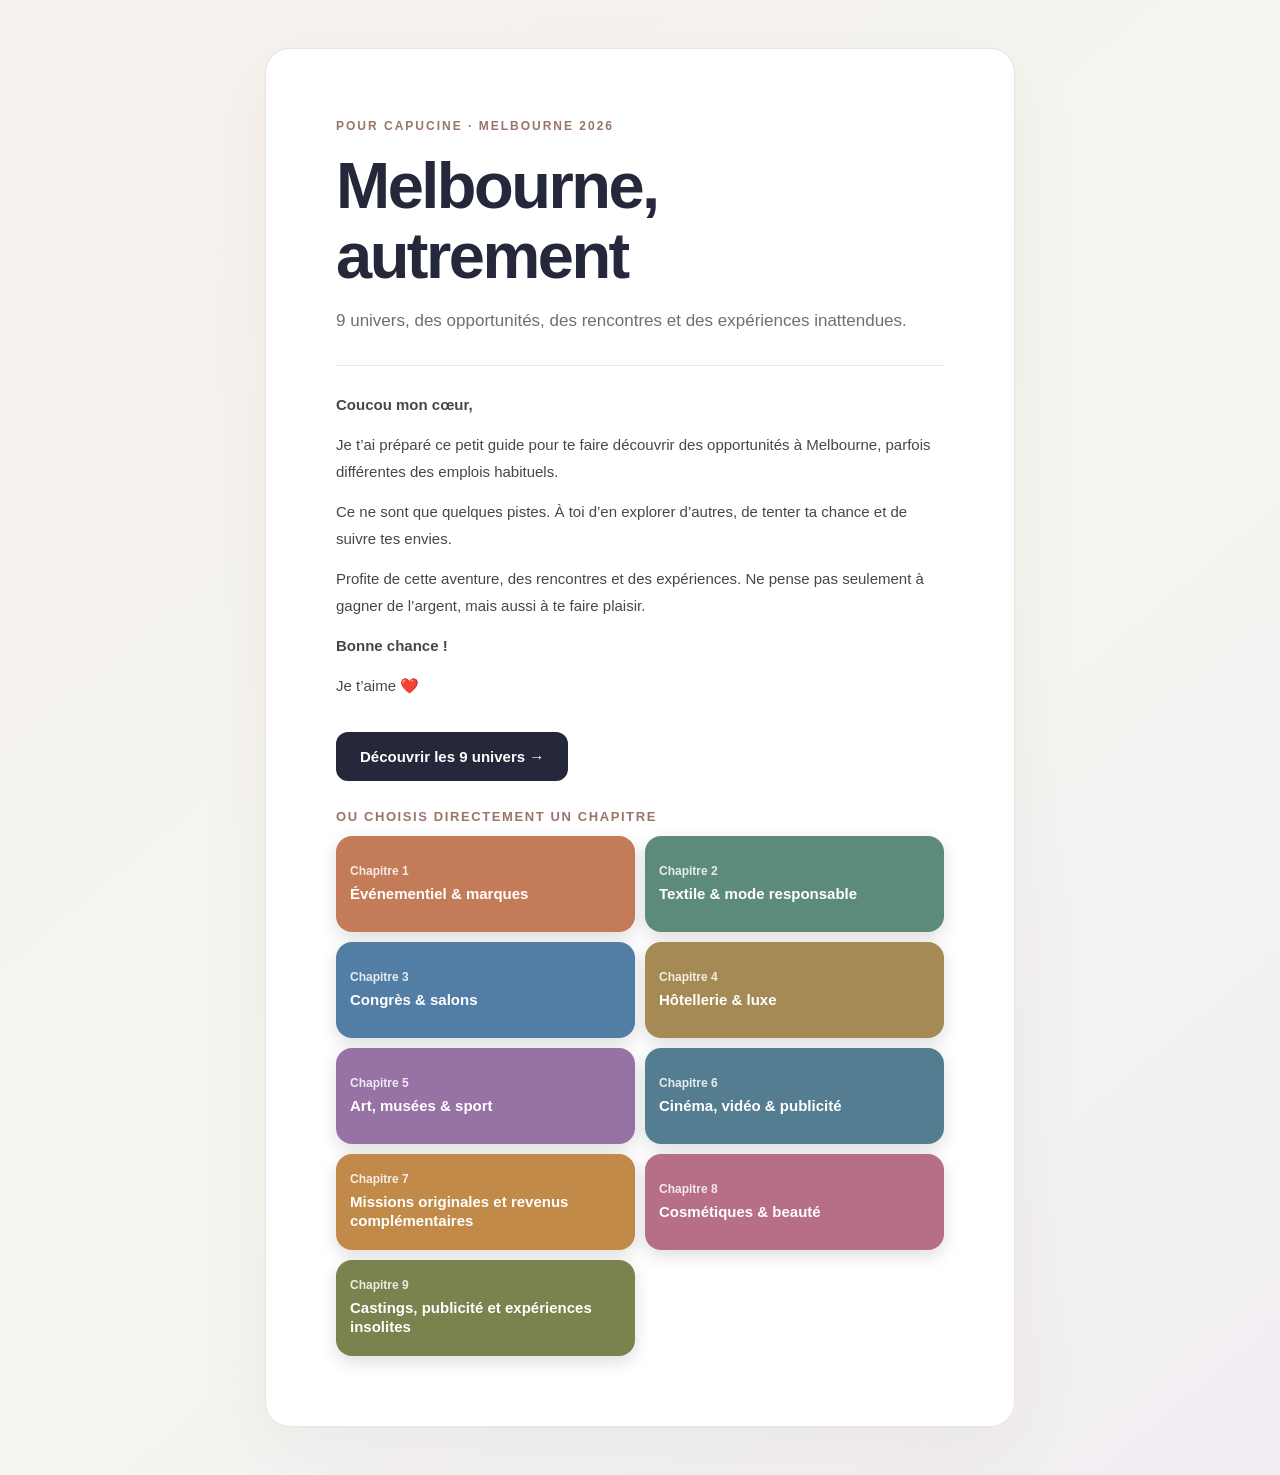
<file: capucine-melbourne.html>
<!doctype html><html lang="fr"><head><meta charset="utf-8"><meta name="viewport" content="width=device-width,initial-scale=1"><title>Melbourne, autrement — Le guide de Capucine</title><style>
:root{font-family:Inter,-apple-system,BlinkMacSystemFont,'Segoe UI',sans-serif;color:#25283a;background:#f7f6f4}*{box-sizing:border-box}body{margin:0}a{color:#6b4bb0;text-decoration:none}a:hover{text-decoration:underline}.layout{display:grid;grid-template-columns:265px minmax(0,1fr);min-height:100vh}.side{background:#fff;border-right:1px solid #e9e5e1;padding:35px 23px;position:sticky;top:0;height:100vh;overflow:auto}.brand{font-size:19px;font-weight:800;letter-spacing:-.6px}.sub{font-size:12px;color:#85818b;margin-top:5px}.side h3{font-size:11px;letter-spacing:1.4px;color:#8a8390;margin:40px 0 14px}.nav{display:block;padding:12px 13px;border-radius:10px;color:#615e67;font-size:13px;margin:3px 0}.nav.active{background:#f1ecfa;color:#6440a0;font-weight:700}.nav.muted{opacity:.52}.main{padding:45px clamp(25px,5vw,80px) 90px;max-width:1400px;width:100%;margin:auto}.eyebrow{font-size:12px;text-transform:uppercase;letter-spacing:2px;font-weight:700;color:#8668a9}.hero h1{font-size:clamp(32px,3.3vw,50px);letter-spacing:-1.8px;margin:12px 0}.hero p{max-width:780px;line-height:1.7;color:#676572}.notice{background:#fff;border:1px solid #e7e2eb;border-radius:12px;padding:14px 18px;margin:25px 0;font-size:13px;line-height:1.6}.toolbar{display:flex;gap:12px;flex-wrap:wrap;margin:30px 0 20px}input,select{font:inherit;border:1px solid #ded9e0;border-radius:10px;padding:13px 15px;background:white;color:#34303c}input{flex:1;min-width:220px}select{min-width:210px}.section-title{font-size:21px;margin:42px 0 18px;letter-spacing:-.5px}.cards{display:grid;grid-template-columns:repeat(2,minmax(0,1fr));gap:17px}.card{background:white;border:1px solid #e9e5e8;border-radius:15px;padding:22px;box-shadow:0 3px 14px #2e204008}.card-top{display:flex;align-items:start;justify-content:space-between;gap:10px}.card h3{font-size:19px;margin:0 0 6px;letter-spacing:-.4px}.category{color:#827d89;font-size:12px}.pill{font-size:11px;white-space:nowrap;background:#f1ecfa;color:#7655a3;padding:6px 9px;border-radius:20px}.card p{font-size:13.5px;line-height:1.65;color:#57535f;margin:16px 0}.links{display:flex;flex-wrap:wrap;gap:8px;margin-top:17px}.links a{display:inline-block;border:1px solid #e4d9ee;border-radius:8px;padding:9px 11px;font-size:12px;font-weight:700}.links a.primary{background:#7452a5;color:white;border-color:#7452a5}.address{font-size:12px;color:#88818e;margin-top:12px}.empty{display:none;background:#fff;padding:22px;border-radius:12px}.footer{border-top:1px solid #e2dce5;margin-top:45px;padding-top:22px;color:#777;font-size:12px;line-height:1.7}@media(max-width:900px){.layout{grid-template-columns:1fr}.side{position:relative;height:auto;padding:18px 22px}.side h3,.side .nav{display:none}.main{padding:26px 18px 60px}.cards{grid-template-columns:1fr}}

.nav{cursor:pointer;border:0;width:100%;text-align:left;background:transparent;font-family:inherit}.nav:hover{background:#f7f3fb}.nav.active{background:#f1ecfa}.card .source-body{font-size:13.5px;line-height:1.65;color:#57535f;margin-top:14px}.source-body p{margin:10px 0}.source-body a{overflow-wrap:anywhere}.source-body ul{padding-left:19px}.card .links a{overflow-wrap:anywhere}.chapter-intro{line-height:1.75;color:#68636e;max-width:900px}.chapter-intro p{margin:10px 0}.chapter-intro a{overflow-wrap:anywhere}.card{min-width:0}.card h3{line-height:1.35}.intro-toggle{background:#fff;border:1px solid #e7e2eb;border-radius:12px;padding:16px 19px;margin:20px 0}.intro-toggle summary{cursor:pointer;font-weight:700}.intro-toggle p{font-size:14px;line-height:1.7;color:#5d5963}.chapter-frame{width:100%;height:2400px;border:0;background:transparent}.toolbar select{max-width:230px}.card .source-body p:first-child{margin-top:0}.card .source-body a{color:#6546a0}.footnote{font-size:12px;color:#807b86;margin-top:20px}@media(min-width:901px){.main{max-width:1550px}.cards{grid-template-columns:repeat(2,minmax(0,1fr))}}
:root{--theme:#B76E87}a,.eyebrow,.card .source-body a{color:var(--theme)}.nav{border-left:4px solid var(--navcolor,transparent);padding-left:12px}.nav.active{background:color-mix(in srgb,var(--theme) 12%,white);color:var(--theme)}.pill{background:color-mix(in srgb,var(--theme) 12%,white);color:var(--theme)}.links a{border-color:color-mix(in srgb,var(--theme) 25%,white)}.links a.primary{background:var(--theme);border-color:var(--theme);color:white}.card{border-top:3px solid var(--theme)}.card-label{font-size:10px;font-weight:800;letter-spacing:1.1px;color:var(--theme);margin-top:18px}.activity p{font-size:14px;margin:8px 0 12px}.contact-label{margin-top:20px}.cards{grid-template-columns:repeat(2,minmax(0,1fr))}.card .source-body{overflow-wrap:anywhere}.card .source-body a{font-weight:600}.nav:hover{background:color-mix(in srgb,var(--navcolor) 8%,white)}@media(max-width:1000px){.cards{grid-template-columns:1fr}}
</style><style id="welcome-style">body:not(.entered) .layout{display:none}body.entered #welcome{display:none}#welcome{min-height:100vh;display:flex;align-items:center;justify-content:center;padding:48px 20px;background:linear-gradient(140deg,#f6f1ec,#f5f5f0 55%,#f1edf3)}.welcome-card{max-width:750px;background:#fff;border:1px solid #e8e4df;border-radius:25px;padding:clamp(28px,6vw,70px);box-shadow:0 22px 80px #3b30210c}.welcome-kicker{font-size:12px;letter-spacing:2px;text-transform:uppercase;color:#9a746b;font-weight:750}.welcome-card h1{font-size:clamp(39px,6vw,65px);line-height:1.08;letter-spacing:-2.5px;margin:18px 0 16px;color:#25283a}.welcome-sub{font-size:17px;color:#716c75;line-height:1.6;margin:0 0 30px}.welcome-letter{border-top:1px solid #ece8e3;padding-top:25px;line-height:1.8;color:#48454c;font-size:15px}.welcome-letter p{margin:0 0 13px}.welcome-btn{background:#25283a;color:#fff;border:0;border-radius:12px;padding:16px 24px;font-size:15px;font-weight:700;cursor:pointer;margin-top:20px}.welcome-btn:hover{background:#49435a}.home-nav{border:0;background:#f2efed;border-radius:9px;padding:10px 12px;font:inherit;cursor:pointer;text-align:left;color:#514b55;width:100%;margin-top:12px}</style><style id="chapter-nav-style">
/* Barre de chapitres bien visible sur téléphone */
.chapbar{display:none}
@media(max-width:900px){
  .side{display:none!important}
  .chapbar{display:flex;align-items:center;gap:8px;position:sticky;top:0;z-index:20;background:var(--theme,#7452a5);color:#fff;padding:10px 10px;box-shadow:0 6px 20px #0002}
  .chapbar button{border:0;font:inherit;color:#fff;cursor:pointer}
  .chapbar .arrow{flex:none;width:46px;height:46px;border-radius:12px;background:#ffffff2e;font-size:22px;font-weight:800}
  .chapbar .arrow:disabled{opacity:.3}
  .chapbar .mid{flex:1;min-width:0;background:#ffffff1f;border-radius:12px;padding:6px 10px;text-align:center;line-height:1.2}
  .chapbar .mid small{display:block;font-size:11px;letter-spacing:1.5px;text-transform:uppercase;opacity:.85;font-weight:700}
  .chapbar .mid b{display:block;font-size:15px;white-space:nowrap;overflow:hidden;text-overflow:ellipsis}
  .chapbar .mid i{font-style:normal;font-size:12px;opacity:.9}
}
.chapmenu{position:fixed;inset:0;z-index:50;background:#1f1b29e6;display:none;overflow:auto;padding:18px}
.chapmenu.open{display:block}
.chapmenu .head{display:flex;justify-content:space-between;align-items:center;color:#fff;margin:4px 2px 14px;font-weight:800;font-size:18px}
.chapmenu .head button{border:0;background:#fff;color:#25283a;border-radius:10px;padding:10px 14px;font:inherit;font-weight:800;cursor:pointer}
.tiles{display:grid;grid-template-columns:repeat(auto-fill,minmax(150px,1fr));gap:10px}
.tile{border:0;border-radius:16px;padding:16px 14px;min-height:96px;text-align:left;color:#fff;font:inherit;font-weight:800;font-size:15px;line-height:1.25;cursor:pointer;box-shadow:0 6px 18px #0002}
.tile small{display:block;font-size:12px;font-weight:700;opacity:.85;margin-bottom:6px}
.tile.cur{outline:3px solid #fff;outline-offset:2px}
.welcome-tiles{margin-top:28px}.welcome-tiles .tiles{grid-template-columns:repeat(2,minmax(0,1fr))}
.welcome-tiles h3{font-size:13px;letter-spacing:1.6px;text-transform:uppercase;color:#9a746b;margin:0 0 12px}
.chap-nav{display:flex;gap:12px;margin:40px 0 0;flex-wrap:wrap}
.chap-nav button{flex:1 1 220px;border:0;border-radius:16px;padding:18px;font:inherit;font-weight:800;font-size:16px;cursor:pointer;background:#ebe6ee;color:#3b3644;text-align:left}
.chap-nav button.next{background:var(--theme,#25283a);color:#fff;text-align:right;box-shadow:0 8px 22px #0002}
.chap-nav button small{display:block;font-weight:700;opacity:.8;font-size:12px;letter-spacing:1px;text-transform:uppercase;margin-bottom:4px}
.chap-nav .all{flex-basis:100%;text-align:center;background:#fff;border:2px solid var(--theme,#7452a5);color:var(--theme,#7452a5)}
</style></head><body><section id="welcome" aria-label="Accueil"><div class="welcome-card"><div class="welcome-kicker">Pour Capucine · Melbourne 2026</div><h1>Melbourne, autrement</h1><p class="welcome-sub">9 univers, des opportunités, des rencontres et des expériences inattendues.</p><div class="welcome-letter"><p><strong>Coucou mon cœur,</strong></p><p>Je t’ai préparé ce petit guide pour te faire découvrir des opportunités à Melbourne, parfois différentes des emplois habituels.</p><p>Ce ne sont que quelques pistes. À toi d’en explorer d’autres, de tenter ta chance et de suivre tes envies.</p><p>Profite de cette aventure, des rencontres et des expériences. Ne pense pas seulement à gagner de l’argent, mais aussi à te faire plaisir.</p><p><strong>Bonne chance !</strong></p><p>Je t’aime ❤️</p></div><button class="welcome-btn" id="enter-guide">Découvrir les 9 univers →</button></div></section><div class="layout"><aside class="side"><div class="brand">Capucine à Melbourne <span style="color:#a88acb">.</span></div><div class="sub">Un guide pour explorer les opportunités</div><button class="home-nav" id="return-home">⌂ Accueil · Melbourne, autrement</button><h3>LES 9 CHAPITRES</h3><nav id="nav"></nav><h3>REPÈRES</h3><a class="nav" href="#intro">Message personnel</a><p class="sub" style="margin-top:25px">Guide préparé en octobre 2026 · Les offres doivent être revérifiées.</p></aside><main class="main" id="top"><div class="hero"><div class="eyebrow" id="eyebrow">Melbourne · Guide de recherche d'emploi</div><h1 id="heading">Les opportunités de Capucine</h1><p id="description">Neuf univers à explorer, avec des entreprises, des contacts et des liens directs.</p></div><details class="intro-toggle" id="intro"><summary>💌 Un petit mot pour toi</summary><p><strong>Coucou mon cœur,</strong></p><p>Je t’ai préparé ce petit guide pour te faire découvrir des opportunités à Melbourne, parfois différentes des emplois habituels.</p><p>Ce ne sont que quelques pistes. À toi d’en explorer d’autres, de tenter ta chance et de suivre tes envies.</p><p>Profite de cette aventure, des rencontres et des expériences. Ne pense pas seulement à gagner de l’argent, mais aussi à te faire plaisir.</p><p><strong>Bonne chance !</strong></p><p>Je t’aime ❤️</p></details><div class="notice"><strong>À savoir :</strong> Les offres, montants et dates proviennent des recherches d’octobre 2026. Vérifier leur disponibilité, les conditions du Working Holiday Visa, les transports et les éventuels frais. Les chapitres 1 et 2 ont été repris à partir du guide original des neuf mails. Les offres datées restent à vérifier.</div><div class="toolbar"><input id="search" type="search" placeholder="Rechercher dans les 9 chapitres : entreprise, métier, quartier…" aria-label="Rechercher"><select id="filter"><option value="all">Toutes les fiches</option><option value="links">Avec liens directs</option></select></div><div id="content"></div><p class="empty" id="empty">Aucun résultat. Essaie un autre mot-clé.</p><div class="footer">Les liens d'origine sont conservés dans les fiches lorsqu'ils figurent dans les sources. Un lien Google Maps est ajouté uniquement lorsque l'adresse ou le quartier est indiqué. Les offres ne sont pas garanties encore ouvertes.</div></main></div><script>const names=["", "Événementiel & marques", "Textile & mode responsable", "Congrès & salons", "Hôtellerie & luxe", "Art, musées & sport", "Cinéma, vidéo & publicité", "Missions originales et revenus complémentaires", "Cosmétiques & beauté", "Castings, publicité et expériences insolites"];const data={"3": {"intro": "<p>’ai recherché des entreprises qui organisent de grands congrès, des salons professionnels et des conférences internationales à Melbourne. Certaines travaillent dans des domaines assez méconnus et peuvent proposer des activités très variées.</p><p>Ces entreprises peuvent proposer aussi bien des emplois réguliers sur plusieurs mois que des missions ponctuelles, notamment <strong>le soir, le week-end ou pendant les grands salons et congrès</strong>. Ces missions peuvent être intéressantes pour compléter un emploi principal et augmenter ses revenus.</p>", "cards": [["Arinex — Organisation de congrès internationaux", "<p>Une entreprise australienne spécialisée dans l’organisation de grands congrès scientifiques, médicaux, professionnels et internationaux.</p><p>Elle gère notamment la communication, les inscriptions, les sponsors, les exposants, les programmes, les intervenants, le marketing et la logistique.</p><p><strong>Une opportunité à vérifier :</strong> Arinex a affiché un recrutement d’<em>Exhibitor and Sponsor Services Coordinator</em>, avec Melbourne parmi les lieux possibles.</p><p>Elle propose également une candidature générale et présente des programmes pour jeunes diplômés et stagiaires.</p><ul>\n<li>Site : <a href=\"https://arinexgroup.com/\">https://arinexgroup.com/</a></li>\n<li>Recrutement et candidatures : <a href=\"https://arinexgroup.com/careers/\">https://arinexgroup.com/careers/</a></li>\n<li>Contact : <a href=\"https://arinexgroup.com/contact-us/\">https://arinexgroup.com/contact-us/</a></li>\n<li>Email : <a href=\"mailto:enquiry@arinexgroup.com\">enquiry@arinexgroup.com</a></li>\n<li>Téléphone Melbourne : +61 3 8888 9500</li>\n<li>Adresse : 101 Camberwell Road, Hawthorn East.</li>\n</ul><p><strong>À explorer :</strong> les postes réguliers, les candidatures spontanées et les éventuels renforts pendant les congrès.</p>"], ["Melbourne Convention and Exhibition Centre — Un des grands centres événementiels australiens", "<p>Le MCEC accueille des congrès internationaux, des salons, des conférences, des concerts, des galas et des événements professionnels.</p><p>C’est un immense établissement avec de nombreuses équipes : marketing, commercial, accueil, restauration, organisation, informatique, administration, production audiovisuelle et logistique.</p><p>Il emploie du personnel permanent et <em>casual</em>, ce qui permet d’explorer aussi bien des postes réguliers que des missions ponctuelles.</p><p><strong>Intérêt supplémentaire :</strong> certains événements se déroulent en soirée ou le week-end. Les fonctions d’accueil, de restauration et d’assistance événementielle peuvent donc être intéressantes en complément d’un autre travail.</p><ul>\n<li>Site : <a href=\"https://www.mcec.com.au/\">https://www.mcec.com.au/</a></li>\n<li>Recrutement : <a href=\"https://www.mcec.com.au/work-with-us\">https://www.mcec.com.au/work-with-us</a></li>\n<li>Contact : <a href=\"https://www.mcec.com.au/contact-us\">https://www.mcec.com.au/contact-us</a></li>\n<li>Téléphone : +61 3 9235 8000</li>\n<li>Adresse : 1 Convention Centre Place, South Wharf.</li>\n</ul><p><strong>Particularité :</strong> le centre est accessible en transports en commun, près du centre-ville.</p>"], ["Diversified Australia — Organisateur de grands salons professionnels", "<p>Cette entreprise internationale organise des salons et des événements pour mettre en relation les entreprises de différents secteurs.</p><p>Elle travaille également dans les médias professionnels, le numérique, le marketing et la création de communautés d’affaires.</p><p>Ses équipes peuvent intervenir dans le commercial, la communication, la gestion des exposants, le marketing digital, l’administration, les partenariats et l’organisation des salons.</p><p><strong>Offres précédemment affichées :</strong> <em>Event Coordinator</em> et <em>Business Development Manager</em> à Melbourne, avec des annonces datées de mars 2026. Leur disponibilité actuelle doit être confirmée.</p><ul>\n<li>Site : <a href=\"https://divcom.net.au/\">https://divcom.net.au/</a></li>\n<li>Recrutement : <a href=\"https://divcom.net.au/careers/\">https://divcom.net.au/careers/</a></li>\n<li>Offres : <a href=\"https://divcom.net.au/careers/jobs/\">https://divcom.net.au/careers/jobs/</a></li>\n<li>Email : <a href=\"mailto:reception@divcom.net.au\">reception@divcom.net.au</a></li>\n<li>Téléphone : 1300 348 266</li>\n<li>Adresse : 22/181 William Street, Melbourne CBD.</li>\n</ul><p><strong>À explorer :</strong> les fonctions internes et les éventuels besoins de personnel supplémentaire pendant les salons.</p>"], ["Talk2 Media & Events — L’organisateur du salon international AIME", "<p>Une entreprise spécialisée dans les salons professionnels et les rencontres entre entreprises.</p><p>Elle organise notamment <strong>AIME</strong>, un grand salon international consacré au tourisme d’affaires, aux conférences, aux voyages de récompense et à l’événementiel en Asie-Pacifique.</p><p>Ses activités touchent au marketing, aux réseaux sociaux, aux relations commerciales, aux exposants, aux sponsors, à la communication et à l’organisation des salons.</p><ul>\n<li>Site : <a href=\"https://talk2.media/\">https://talk2.media/</a></li>\n<li>Salon AIME : <a href=\"https://aime.com.au/\">https://aime.com.au/</a></li>\n<li>Contact : <a href=\"https://aime.com.au/contact\">https://aime.com.au/contact</a></li>\n<li>Adresse : Level 14, 380 St Kilda Road, Melbourne.</li>\n</ul><p><strong>À explorer :</strong> les recrutements internes, les contrats liés à la préparation des salons et les éventuelles missions ponctuelles pendant les événements.</p><p>Aucune offre précise n’est confirmée ici.</p>"], ["The Conference Group — Une petite agence de congrès à South Yarra", "<p>Cette agence organise des conférences pour des entreprises, des associations, des organismes publics et des organisations à but non lucratif.</p><p>Elle intervient dans la communication, le marketing, les inscriptions, les sponsors, la gestion des intervenants, la recherche de lieux et la coordination des prestataires.</p><p>C’est une structure intéressante pour découvrir plusieurs aspects d’un même projet.</p><ul>\n<li>Site : <a href=\"https://theconferencegroup.com.au/\">https://theconferencegroup.com.au/</a></li>\n<li>Email : <a href=\"mailto:info@theconferencegroup.com.au\">info@theconferencegroup.com.au</a></li>\n<li>Téléphone : 1300 606 707</li>\n<li>Adresse : 11 Wilson Street, South Yarra.</li>\n</ul><p><strong>À explorer :</strong> une candidature spontanée, aussi bien pour un travail régulier que pour des renforts lors des conférences, y compris le soir ou le week-end selon les événements.</p>"], ["Bumper Conference Management — Congrès en Australie et en Nouvelle-Zélande", "<p>Une agence de Melbourne spécialisée dans les conférences professionnelles.</p><p>Elle travaille sur la préparation des programmes, les inscriptions, les relations avec les sponsors, la communication, les exposants et la gestion des événements sur place.</p><p>Son activité associe un travail de préparation sur plusieurs mois et des périodes plus intenses pendant les congrès.</p><ul>\n<li>Site : <a href=\"https://bumpermgmt.com.au/\">https://bumpermgmt.com.au/</a></li>\n<li>Téléphone : +61 3 7031 9900</li>\n<li>Adresse : 88 Langridge Street, Collingwood.</li>\n</ul><p><strong>À explorer :</strong> les besoins en gestion de projets, communication, administration et assistance événementielle, ainsi que les éventuelles missions pendant les congrès.</p>"], ["Waldron Smith Management — Conférences scientifiques et professionnelles", "<p>Une entreprise de South Melbourne qui organise des congrès nationaux et internationaux, notamment pour des associations et des organisations professionnelles.</p><p>Elle travaille dans le marketing des conférences, la gestion des inscriptions, les sponsors, les exposants, les programmes scientifiques, les applications événementielles et la relation avec les participants.</p><ul>\n<li>Site : <a href=\"https://www.waldronsmith.com.au/\">https://www.waldronsmith.com.au/</a></li>\n<li>Téléphone : +61 3 9645 6311</li>\n<li>Adresse : 119 Buckhurst Street, South Melbourne.</li>\n</ul><p><strong>À explorer :</strong> les candidatures spontanées, les postes sur plusieurs mois et les missions ponctuelles pendant les événements.</p>"], ["ASN Events — Congrès scientifiques et médicaux", "<p>Une société spécialisée dans les conférences scientifiques, universitaires, médicales et professionnelles.</p><p>Elle accompagne les organisateurs dans la préparation des congrès, la gestion des participants, les programmes, la communication et les relations avec les intervenants.</p><ul>\n<li>Site : <a href=\"https://asn.events/\">https://asn.events/</a></li>\n<li>Email : <a href=\"mailto:reception@asnevents.net.au\">reception@asnevents.net.au</a></li>\n<li>Téléphone : +61 3 8658 9530</li>\n<li>Adresse : 5 Queens Road, Melbourne.</li>\n</ul><p><strong>À explorer :</strong> les besoins en communication, inscriptions, administration, coordination et assistance lors des événements.</p>"], ["TES Recruitment — Un recruteur spécialisé dans l’événementiel", "<p>Cette agence ne se limite pas à une seule entreprise : elle recrute pour des organisateurs de conférences, des salons professionnels, des lieux événementiels et leurs prestataires.</p><p>Elle intervient sur des recrutements permanents et des contrats de durée déterminée, à différents niveaux d’expérience.</p><p>C’est une piste moins évidente qu’une candidature directe, car elle peut donner accès à plusieurs employeurs du secteur.</p><ul>\n<li>Site et candidatures : <a href=\"https://www.tesrecruitment.com.au/\">https://www.tesrecruitment.com.au/</a></li>\n</ul><p><strong>À explorer :</strong> les postes réguliers, les contrats temporaires et les éventuelles missions permettant de compléter un emploi principal.</p>"], ["Une piste supplémentaire : les organisateurs de salons eux-mêmes", "<p>Les grandes conférences ne recrutent pas uniquement par l’intermédiaire des centres de congrès.</p><p>Les organisateurs, les exposants et les entreprises qui construisent les stands peuvent également avoir besoin de personnel pour quelques heures, une soirée, un week-end ou plusieurs jours.</p><p>Deux exemples de salons à Melbourne :</p><p><strong>All Energy Australia — 28 et 29 octobre 2026</strong></p><p>Salon consacré aux énergies renouvelables. Les exposants et prestataires peuvent avoir des besoins en accueil, promotion, communication, assistance commerciale et logistique.</p><p>Site : <a href=\"https://www.all-energy.com.au/\">https://www.all-energy.com.au/</a></p><p><strong>Melbourne Build Expo — 25 et 26 novembre 2026</strong></p><p>Salon consacré à la construction, au design et aux technologies du bâtiment.</p><p>Les entreprises présentes peuvent avoir des besoins en accueil des visiteurs, démonstrations, assistance commerciale, communication et gestion de stands.</p><p>Site : <a href=\"https://www.melbournebuildexpo.com/\">https://www.melbournebuildexpo.com/</a></p><p>Programme général des événements :<br/>\n<a href=\"https://www.mcec.com.au/whats-on\">https://www.mcec.com.au/whats-on</a></p><p>Ces salons sont également une occasion d’identifier des entreprises moins connues, notamment celles qui organisent les stands, les animations commerciales ou les opérations promotionnelles.</p><p>Les entreprises citées ne recrutent pas nécessairement toutes actuellement. Les conditions de contrat, les horaires, la rémunération et la compatibilité avec le Working Holiday Visa sont à vérifier.</p>"]], "full": "<p>’ai recherché des entreprises qui organisent de grands congrès, des salons professionnels et des conférences internationales à Melbourne. Certaines travaillent dans des domaines assez méconnus et peuvent proposer des activités très variées.</p>\n<p>Ces entreprises peuvent proposer aussi bien des emplois réguliers sur plusieurs mois que des missions ponctuelles, notamment <strong>le soir, le week-end ou pendant les grands salons et congrès</strong>. Ces missions peuvent être intéressantes pour compléter un emploi principal et augmenter ses revenus.</p>\n<p>1. Arinex — Organisation de congrès internationaux</p>\n<p>Une entreprise australienne spécialisée dans l’organisation de grands congrès scientifiques, médicaux, professionnels et internationaux.</p>\n<p>Elle gère notamment la communication, les inscriptions, les sponsors, les exposants, les programmes, les intervenants, le marketing et la logistique.</p>\n<p><strong>Une opportunité à vérifier :</strong> Arinex a affiché un recrutement d’<em>Exhibitor and Sponsor Services Coordinator</em>, avec Melbourne parmi les lieux possibles.</p>\n<p>Elle propose également une candidature générale et présente des programmes pour jeunes diplômés et stagiaires.</p>\n<ul>\n<li>Site : <a href=\"https://arinexgroup.com/\">https://arinexgroup.com/</a></li>\n<li>Recrutement et candidatures : <a href=\"https://arinexgroup.com/careers/\">https://arinexgroup.com/careers/</a></li>\n<li>Contact : <a href=\"https://arinexgroup.com/contact-us/\">https://arinexgroup.com/contact-us/</a></li>\n<li>Email : <a href=\"mailto:enquiry@arinexgroup.com\">enquiry@arinexgroup.com</a></li>\n<li>Téléphone Melbourne : +61 3 8888 9500</li>\n<li>Adresse : 101 Camberwell Road, Hawthorn East.</li>\n</ul>\n<p><strong>À explorer :</strong> les postes réguliers, les candidatures spontanées et les éventuels renforts pendant les congrès.</p>\n<p>2. Melbourne Convention and Exhibition Centre — Un des grands centres événementiels australiens</p>\n<p>Le MCEC accueille des congrès internationaux, des salons, des conférences, des concerts, des galas et des événements professionnels.</p>\n<p>C’est un immense établissement avec de nombreuses équipes : marketing, commercial, accueil, restauration, organisation, informatique, administration, production audiovisuelle et logistique.</p>\n<p>Il emploie du personnel permanent et <em>casual</em>, ce qui permet d’explorer aussi bien des postes réguliers que des missions ponctuelles.</p>\n<p><strong>Intérêt supplémentaire :</strong> certains événements se déroulent en soirée ou le week-end. Les fonctions d’accueil, de restauration et d’assistance événementielle peuvent donc être intéressantes en complément d’un autre travail.</p>\n<ul>\n<li>Site : <a href=\"https://www.mcec.com.au/\">https://www.mcec.com.au/</a></li>\n<li>Recrutement : <a href=\"https://www.mcec.com.au/work-with-us\">https://www.mcec.com.au/work-with-us</a></li>\n<li>Contact : <a href=\"https://www.mcec.com.au/contact-us\">https://www.mcec.com.au/contact-us</a></li>\n<li>Téléphone : +61 3 9235 8000</li>\n<li>Adresse : 1 Convention Centre Place, South Wharf.</li>\n</ul>\n<p><strong>Particularité :</strong> le centre est accessible en transports en commun, près du centre-ville.</p>\n<p>3. Diversified Australia — Organisateur de grands salons professionnels</p>\n<p>Cette entreprise internationale organise des salons et des événements pour mettre en relation les entreprises de différents secteurs.</p>\n<p>Elle travaille également dans les médias professionnels, le numérique, le marketing et la création de communautés d’affaires.</p>\n<p>Ses équipes peuvent intervenir dans le commercial, la communication, la gestion des exposants, le marketing digital, l’administration, les partenariats et l’organisation des salons.</p>\n<p><strong>Offres précédemment affichées :</strong> <em>Event Coordinator</em> et <em>Business Development Manager</em> à Melbourne, avec des annonces datées de mars 2026. Leur disponibilité actuelle doit être confirmée.</p>\n<ul>\n<li>Site : <a href=\"https://divcom.net.au/\">https://divcom.net.au/</a></li>\n<li>Recrutement : <a href=\"https://divcom.net.au/careers/\">https://divcom.net.au/careers/</a></li>\n<li>Offres : <a href=\"https://divcom.net.au/careers/jobs/\">https://divcom.net.au/careers/jobs/</a></li>\n<li>Email : <a href=\"mailto:reception@divcom.net.au\">reception@divcom.net.au</a></li>\n<li>Téléphone : 1300 348 266</li>\n<li>Adresse : 22/181 William Street, Melbourne CBD.</li>\n</ul>\n<p><strong>À explorer :</strong> les fonctions internes et les éventuels besoins de personnel supplémentaire pendant les salons.</p>\n<p>4. Talk2 Media &amp; Events — L’organisateur du salon international AIME</p>\n<p>Une entreprise spécialisée dans les salons professionnels et les rencontres entre entreprises.</p>\n<p>Elle organise notamment <strong>AIME</strong>, un grand salon international consacré au tourisme d’affaires, aux conférences, aux voyages de récompense et à l’événementiel en Asie-Pacifique.</p>\n<p>Ses activités touchent au marketing, aux réseaux sociaux, aux relations commerciales, aux exposants, aux sponsors, à la communication et à l’organisation des salons.</p>\n<ul>\n<li>Site : <a href=\"https://talk2.media/\">https://talk2.media/</a></li>\n<li>Salon AIME : <a href=\"https://aime.com.au/\">https://aime.com.au/</a></li>\n<li>Contact : <a href=\"https://aime.com.au/contact\">https://aime.com.au/contact</a></li>\n<li>Adresse : Level 14, 380 St Kilda Road, Melbourne.</li>\n</ul>\n<p><strong>À explorer :</strong> les recrutements internes, les contrats liés à la préparation des salons et les éventuelles missions ponctuelles pendant les événements.</p>\n<p>Aucune offre précise n’est confirmée ici.</p>\n<p>5. The Conference Group — Une petite agence de congrès à South Yarra</p>\n<p>Cette agence organise des conférences pour des entreprises, des associations, des organismes publics et des organisations à but non lucratif.</p>\n<p>Elle intervient dans la communication, le marketing, les inscriptions, les sponsors, la gestion des intervenants, la recherche de lieux et la coordination des prestataires.</p>\n<p>C’est une structure intéressante pour découvrir plusieurs aspects d’un même projet.</p>\n<ul>\n<li>Site : <a href=\"https://theconferencegroup.com.au/\">https://theconferencegroup.com.au/</a></li>\n<li>Email : <a href=\"mailto:info@theconferencegroup.com.au\">info@theconferencegroup.com.au</a></li>\n<li>Téléphone : 1300 606 707</li>\n<li>Adresse : 11 Wilson Street, South Yarra.</li>\n</ul>\n<p><strong>À explorer :</strong> une candidature spontanée, aussi bien pour un travail régulier que pour des renforts lors des conférences, y compris le soir ou le week-end selon les événements.</p>\n<p>6. Bumper Conference Management — Congrès en Australie et en Nouvelle-Zélande</p>\n<p>Une agence de Melbourne spécialisée dans les conférences professionnelles.</p>\n<p>Elle travaille sur la préparation des programmes, les inscriptions, les relations avec les sponsors, la communication, les exposants et la gestion des événements sur place.</p>\n<p>Son activité associe un travail de préparation sur plusieurs mois et des périodes plus intenses pendant les congrès.</p>\n<ul>\n<li>Site : <a href=\"https://bumpermgmt.com.au/\">https://bumpermgmt.com.au/</a></li>\n<li>Téléphone : +61 3 7031 9900</li>\n<li>Adresse : 88 Langridge Street, Collingwood.</li>\n</ul>\n<p><strong>À explorer :</strong> les besoins en gestion de projets, communication, administration et assistance événementielle, ainsi que les éventuelles missions pendant les congrès.</p>\n<p>7. Waldron Smith Management — Conférences scientifiques et professionnelles</p>\n<p>Une entreprise de South Melbourne qui organise des congrès nationaux et internationaux, notamment pour des associations et des organisations professionnelles.</p>\n<p>Elle travaille dans le marketing des conférences, la gestion des inscriptions, les sponsors, les exposants, les programmes scientifiques, les applications événementielles et la relation avec les participants.</p>\n<ul>\n<li>Site : <a href=\"https://www.waldronsmith.com.au/\">https://www.waldronsmith.com.au/</a></li>\n<li>Téléphone : +61 3 9645 6311</li>\n<li>Adresse : 119 Buckhurst Street, South Melbourne.</li>\n</ul>\n<p><strong>À explorer :</strong> les candidatures spontanées, les postes sur plusieurs mois et les missions ponctuelles pendant les événements.</p>\n<p>8. ASN Events — Congrès scientifiques et médicaux</p>\n<p>Une société spécialisée dans les conférences scientifiques, universitaires, médicales et professionnelles.</p>\n<p>Elle accompagne les organisateurs dans la préparation des congrès, la gestion des participants, les programmes, la communication et les relations avec les intervenants.</p>\n<ul>\n<li>Site : <a href=\"https://asn.events/\">https://asn.events/</a></li>\n<li>Email : <a href=\"mailto:reception@asnevents.net.au\">reception@asnevents.net.au</a></li>\n<li>Téléphone : +61 3 8658 9530</li>\n<li>Adresse : 5 Queens Road, Melbourne.</li>\n</ul>\n<p><strong>À explorer :</strong> les besoins en communication, inscriptions, administration, coordination et assistance lors des événements.</p>\n<p>9. TES Recruitment — Un recruteur spécialisé dans l’événementiel</p>\n<p>Cette agence ne se limite pas à une seule entreprise : elle recrute pour des organisateurs de conférences, des salons professionnels, des lieux événementiels et leurs prestataires.</p>\n<p>Elle intervient sur des recrutements permanents et des contrats de durée déterminée, à différents niveaux d’expérience.</p>\n<p>C’est une piste moins évidente qu’une candidature directe, car elle peut donner accès à plusieurs employeurs du secteur.</p>\n<ul>\n<li>Site et candidatures : <a href=\"https://www.tesrecruitment.com.au/\">https://www.tesrecruitment.com.au/</a></li>\n</ul>\n<p><strong>À explorer :</strong> les postes réguliers, les contrats temporaires et les éventuelles missions permettant de compléter un emploi principal.</p>\n<p>10. Une piste supplémentaire : les organisateurs de salons eux-mêmes</p>\n<p>Les grandes conférences ne recrutent pas uniquement par l’intermédiaire des centres de congrès.</p>\n<p>Les organisateurs, les exposants et les entreprises qui construisent les stands peuvent également avoir besoin de personnel pour quelques heures, une soirée, un week-end ou plusieurs jours.</p>\n<p>Deux exemples de salons à Melbourne :</p>\n<p><strong>All Energy Australia — 28 et 29 octobre 2026</strong></p>\n<p>Salon consacré aux énergies renouvelables. Les exposants et prestataires peuvent avoir des besoins en accueil, promotion, communication, assistance commerciale et logistique.</p>\n<p>Site : <a href=\"https://www.all-energy.com.au/\">https://www.all-energy.com.au/</a></p>\n<p><strong>Melbourne Build Expo — 25 et 26 novembre 2026</strong></p>\n<p>Salon consacré à la construction, au design et aux technologies du bâtiment.</p>\n<p>Les entreprises présentes peuvent avoir des besoins en accueil des visiteurs, démonstrations, assistance commerciale, communication et gestion de stands.</p>\n<p>Site : <a href=\"https://www.melbournebuildexpo.com/\">https://www.melbournebuildexpo.com/</a></p>\n<p>Programme général des événements :<br />\n<a href=\"https://www.mcec.com.au/whats-on\">https://www.mcec.com.au/whats-on</a></p>\n<p>Ces salons sont également une occasion d’identifier des entreprises moins connues, notamment celles qui organisent les stands, les animations commerciales ou les opérations promotionnelles.</p>\n<p>Les entreprises citées ne recrutent pas nécessairement toutes actuellement. Les conditions de contrat, les horaires, la rémunération et la compatibilité avec le Working Holiday Visa sont à vérifier.</p>\n"}, "4": {"intro": "<p>’ai recherché à Melbourne des hôtels de luxe, des établissements prestigieux et des entreprises spécialisées dans l’accueil haut de gamme. Certaines possibilités sortent un peu de l’ordinaire, notamment dans les événements VIP et les grands rendez-vous sportifs.</p><p>Ces entreprises peuvent proposer des emplois réguliers, à temps plein ou à temps partiel, mais également des missions <em>casual</em>, en soirée, le week-end ou lors de grands événements. Cela peut aussi permettre de compléter un emploi principal.</p>", "cards": [["Crown Melbourne — Un immense complexe de luxe", "<p>Crown est l’un des plus grands groupes australiens d’hôtellerie et de divertissement.</p><p>Son complexe de Southbank réunit plusieurs hôtels, dont Crown Towers, Crown Metropol et Crown Promenade, ainsi que des restaurants, des bars, des salles de réception et des espaces événementiels.</p><p>L’entreprise possède de nombreux départements : marketing, communication, réseaux sociaux, commercial, réservations, accueil, relations VIP, événements, administration, ressources humaines et restauration.</p><p><strong>Particularité intéressante :</strong> Crown indique pouvoir examiner certaines candidatures de personnes titulaires d’un visa temporaire, notamment pour des contrats de durée déterminée ou <em>casual</em>, selon le poste.</p><ul>\n<li>Site : <a href=\"https://www.crownmelbourne.com.au/\">https://www.crownmelbourne.com.au/</a></li>\n<li>Recrutement : <a href=\"https://www.crownresorts.com.au/careers\">https://www.crownresorts.com.au/careers</a></li>\n<li>Adresse : 8 Whiteman Street, Southbank.</li>\n<li>Quartier : Southbank, facilement accessible depuis le centre-ville.</li>\n</ul><p><strong>À explorer :</strong> toutes les offres, y compris les fonctions internes et les postes liés aux réceptions, banquets et événements.</p>"], ["The Ritz-Carlton Melbourne — Hôtellerie de très grand luxe", "<p>Un hôtel prestigieux situé dans une tour du centre-ville, avec des restaurants, des salons et des espaces de réception.</p><p>Il appartient au groupe Marriott International, qui possède de nombreuses marques hôtelières dans le monde.</p><p>Les activités peuvent concerner l’accueil, les réservations, les relations clients, les événements, le marketing, les ventes, les ressources humaines et la restauration.</p><p>Des recrutements ont notamment été publiés à Melbourne dans les fonctions de conciergerie, d’accueil, de restauration et de ressources humaines.</p><ul>\n<li>Site : <a href=\"https://www.ritzcarlton.com/\">https://www.ritzcarlton.com/</a></li>\n<li>Recrutement Marriott : <a href=\"https://careers.marriott.com/\">https://careers.marriott.com/</a></li>\n<li>Adresse : 650 Lonsdale Street, Melbourne CBD.</li>\n</ul><p><strong>À explorer :</strong> les offres du Ritz-Carlton et les autres établissements Marriott de Melbourne.</p>"], ["W Melbourne — Hôtel lifestyle, design et événements", "<p>W Hotels est une marque de Marriott orientée vers le design, la musique, la mode, les expériences et la vie nocturne.</p><p>L’établissement de Melbourne organise des événements et dispose de bars, restaurants et espaces destinés aux réceptions.</p><p>Son univers peut être intéressant pour les activités de marketing, de communication, de réseaux sociaux, de relations clients, d’événementiel et de partenariats avec les marques.</p><ul>\n<li>Site : <a href=\"https://www.marriott.com/\">https://www.marriott.com/</a></li>\n<li>Recrutement : <a href=\"https://careers.marriott.com/\">https://careers.marriott.com/</a></li>\n<li>Adresse : 408 Flinders Lane, Melbourne CBD.</li>\n</ul><p><strong>À explorer :</strong> les équipes marketing et événementielles, mais aussi les fonctions d’accueil, de restauration et les éventuels horaires du soir.</p>"], ["1 Hotel Melbourne — Luxe, écologie et communication de marque", "<p>Un hôtel haut de gamme qui associe design, végétation, bien-être et développement durable.</p><p>Il appartient à un groupe hôtelier international dont le positionnement repose fortement sur l’identité de marque et l’expérience client.</p><p>Les activités comprennent le marketing, la communication, les ventes, les événements, les partenariats, les relations clients, la restauration et les opérations.</p><p><strong>Offres récemment publiées :</strong> notamment <em>Catering Sales Manager</em>, <em>Venues Operations Manager</em> et <em>Venues Sales Manager</em>. Ce sont plutôt des fonctions expérimentées, mais elles montrent l’importance du commercial et de l’événementiel dans l’établissement.</p><ul>\n<li>Site : <a href=\"https://www.1hotels.com/melbourne\">https://www.1hotels.com/melbourne</a></li>\n<li>Recrutement : <a href=\"https://www.starwoodhotels.com/careers/opportunities\">https://www.starwoodhotels.com/careers/opportunities</a></li>\n<li>Offres locales : <a href=\"https://employmenthero.com/jobs/organisations/riverlee-nbgs-hotel-management-pty-ltd-trading-as-1-hotel-melbourne/\">https://employmenthero.com/jobs/organisations/riverlee-nbgs-hotel-management-pty-ltd-trading-as-1-hotel-melbourne/</a></li>\n<li>Adresse : 9 Maritime Place, Docklands.</li>\n</ul><p><strong>À explorer :</strong> les différents services et les possibilités correspondant au niveau d’expérience.</p>"], ["The Langham Melbourne — Luxe traditionnel et réceptions privées", "<p>Un hôtel cinq étoiles situé au bord de la Yarra, connu pour son service haut de gamme, ses salons, ses restaurants et ses réceptions.</p><p>Ses activités peuvent concerner l’accueil, le marketing, les ventes, les conférences, les mariages, les banquets, les réservations et la relation client.</p><p>Des annonces ont notamment concerné des fonctions de <em>Club Lounge Supervisor</em>, de réception et de service hôtelier.</p><ul>\n<li>Site : <a href=\"https://www.langhamhotels.com/en/the-langham/melbourne/\">https://www.langhamhotels.com/en/the-langham/melbourne/</a></li>\n<li>Recrutement : <a href=\"https://www.langhamhospitalitygroup.com/en/careers/\">https://www.langhamhospitalitygroup.com/en/careers/</a></li>\n<li>Adresse : 1 Southgate Avenue, Southbank.</li>\n</ul><p><strong>À explorer :</strong> les postes dans les différents services, y compris les événements privés et les missions en soirée ou le week-end.</p>"], ["Park Hyatt et Grand Hyatt Melbourne — Deux hôtels d’un grand groupe international", "<p>Hyatt exploite plusieurs établissements prestigieux à Melbourne.</p><p><strong>Park Hyatt Melbourne</strong> propose un cadre plus intimiste, avec une clientèle haut de gamme, des mariages et des réceptions privées.</p><ul>\n<li>Adresse : 1 Parliament Square, East Melbourne.</li>\n</ul><p><strong>Grand Hyatt Melbourne</strong> est un grand hôtel de Collins Street, accueillant notamment une clientèle internationale et professionnelle.</p><ul>\n<li>Adresse : 123 Collins Street, Melbourne CBD.</li>\n</ul><p>Les possibilités couvrent l’accueil, les réservations, les ventes, le marketing, la restauration, les événements, les ressources humaines et l’administration.</p><ul>\n<li>Groupe : <a href=\"https://www.hyatt.com/\">https://www.hyatt.com/</a></li>\n<li>Recrutement : <a href=\"https://hyatt.taleo.net/careersection/1/jobsearch.ftl?lang=en\">https://hyatt.taleo.net/careersection/1/jobsearch.ftl?lang=en</a></li>\n</ul><p><strong>À explorer :</strong> les offres des deux établissements, avec des filtres pour les postes débutants, administratifs, à temps partiel et <em>casual</em>.</p>"], ["InterContinental Melbourne The Rialto — Hôtel de luxe dans un bâtiment historique", "<p>Un hôtel cinq étoiles installé dans des bâtiments historiques de Collins Street.</p><p>Il accueille une clientèle d’affaires, des voyageurs internationaux, des conférences et des événements privés.</p><p>Ses activités comprennent les réservations, la réception, les ventes, le marketing, la restauration, l’événementiel et la relation client.</p><p><strong>Offres affichées sur le portail IHG :</strong> notamment <em>Guest Service Agent (Part Time)</em>, <em>Reservations Agent</em> et plusieurs postes de restauration. Les disponibilités peuvent évoluer rapidement.</p><ul>\n<li>Site du groupe : <a href=\"https://www.ihg.com/\">https://www.ihg.com/</a></li>\n<li>Offres à Melbourne : <a href=\"https://careers.ihg.com/en/search-and-apply/?area=australia&amp;brand=intercontinental&amp;city=melbourne&amp;region=victoria\">https://careers.ihg.com/en/search-and-apply/?area=australia&amp;brand=intercontinental&amp;city=melbourne&amp;region=victoria</a></li>\n<li>Adresse : 495 Collins Street, Melbourne CBD.</li>\n</ul><p><strong>À explorer :</strong> les postes à temps partiel et les fonctions de réservation, d’accueil et de service.</p>"], ["Sofitel Melbourne on Collins — Luxe à la française", "<p>Sofitel est une marque haut de gamme du groupe Accor, avec une identité associant hospitalité française et clientèle internationale.</p><p>L’établissement de Melbourne dispose de restaurants, de salons et d’espaces événementiels.</p><p>Les activités peuvent concerner l’accueil, le marketing, les relations clients, les ventes, les conférences, la restauration et l’administration.</p><ul>\n<li>Site : <a href=\"https://www.sofitel-melbourne.com.au/\">https://www.sofitel-melbourne.com.au/</a></li>\n<li>Recrutement : <a href=\"https://careers.accor.com/\">https://careers.accor.com/</a></li>\n<li>Adresse : 25 Collins Street, Melbourne CBD.</li>\n</ul><p><strong>Particularité :</strong> la connaissance du français et de l’anglais peut être un atout pour certaines fonctions en contact avec une clientèle internationale, sans être une garantie de recrutement.</p>"], ["Delaware North — Les espaces VIP du sport et du divertissement", "<p>Cette entreprise internationale gère des prestations de restauration et d’accueil dans de grands lieux sportifs et événementiels.</p><p data-addr=\"1\">- Adresse : Brunton Avenue, Richmond. Au MCG, son principal site à Melbourne.</p><p>À Melbourne, elle intervient notamment au Melbourne Cricket Ground (MCG), ainsi que dans d’autres lieux sportifs et lors de grands événements.</p><p>Elle peut recruter pour l’accueil, les espaces VIP, la restauration, les opérations, la coordination du personnel et la logistique.</p><p><strong>Piste concrète :</strong> des annonces ont été publiées pour le Melbourne Cup Carnival, notamment des postes <em>casual</em> de service et de coordination des équipes.</p><ul>\n<li>Site : <a href=\"https://www.delawarenorth.com/\">https://www.delawarenorth.com/</a></li>\n<li>Recrutement : <a href=\"https://careers.delawarenorth.com/australia-locations/\">https://careers.delawarenorth.com/australia-locations/</a></li>\n<li>Recrutement au MCG : <a href=\"https://mcgevents.com.au/about-mcg-events/careers-with-mcg-hospitality/\">https://mcgevents.com.au/about-mcg-events/careers-with-mcg-hospitality/</a></li>\n<li>Secteurs : East Melbourne, Flemington et autres lieux événementiels.</li>\n</ul><p><strong>À explorer :</strong> les missions pendant les compétitions sportives, les événements privés et les réceptions VIP, parfois en soirée ou le week-end.</p>"], ["Levy — Travailler dans les espaces VIP de l’Open d’Australie", "<p>Levy est une entreprise spécialisée dans l’hospitalité événementielle, appartenant au groupe Compass.</p><p data-addr=\"1\">- Adresse : Melbourne Park, Olympic Boulevard, Melbourne.</p><p>Elle intervient dans les grands événements sportifs et les expériences premium.</p><p><strong>Une opportunité particulièrement intéressante :</strong> Levy affiche déjà plusieurs catégories de recrutements pour l’<strong>Australian Open 2027</strong> à Melbourne.</p><p>Les possibilités annoncées concernent notamment :</p><ul>\n<li>L’accueil et le service dans les espaces premium et VIP.</li>\n<li>L’administration des stocks et des achats.</li>\n<li>La coordination des équipes et des arrivées du personnel.</li>\n<li>La logistique et les opérations.</li>\n<li>La restauration et les points de vente.</li>\n<li>Les fonctions de supervision, selon l’expérience.</li>\n</ul><p>Il s’agit notamment de missions <em>casual</em>, pouvant être intéressantes en complément d’un autre emploi.</p><ul>\n<li>Site recrutement : <a href=\"https://careers.compass-group.com.au/levy/home\">https://careers.compass-group.com.au/levy/home</a></li>\n<li>Toutes les offres : <a href=\"https://careers.compass-group.com.au/jobs/search/search-page-levy\">https://careers.compass-group.com.au/jobs/search/search-page-levy</a></li>\n<li>Localisation : Melbourne Park et différents sites de l’Open d’Australie.</li>\n</ul><p><strong>À explorer :</strong> particulièrement les fonctions d’accueil VIP, d’administration, de coordination et d’organisation, en tenant compte des qualifications demandées.</p>"], ["Une piste moins connue : les hôtels-boutiques de luxe", "<p>Les petits établissements haut de gamme disposent parfois d’équipes polyvalentes, dans lesquelles plusieurs activités se rejoignent : accueil, communication, réservations, événements, ventes et relation client.</p><p>Deux exemples :</p><p><strong>The Royce Hotel</strong></p><p>Un hôtel-boutique au style Art déco, avec des espaces pour les mariages, les cocktails et les événements privés.</p><ul>\n<li>Adresse : 379 St Kilda Road, Melbourne.</li>\n<li>Site : <a href=\"https://www.roycehotel.com.au/\">https://www.roycehotel.com.au/</a></li>\n</ul><p><strong>Hilton Melbourne Little Queen Street</strong></p><p>Un hôtel haut de gamme installé dans un bâtiment historique du centre-ville, avec des espaces de réception et une clientèle d’affaires.</p><ul>\n<li>Adresse : 18 Little Queen Street, Melbourne CBD.</li>\n<li>Site du groupe : <a href=\"https://www.hilton.com/\">https://www.hilton.com/</a></li>\n<li>Recrutement : <a href=\"https://jobs.hilton.com/\">https://jobs.hilton.com/</a></li>\n</ul><p><strong>À explorer :</strong> les recrutements directs et les candidatures spontanées, sans se limiter aux postes de réception.</p><p>Informations pratiques : horaires et rémunération</p><p>Dans l’hôtellerie et l’événementiel australiens, certains emplois <em>casual</em> peuvent être rémunérés avec une majoration pour les week-ends, les jours fériés ou certains horaires particuliers, selon la convention applicable et les conditions du contrat.</p><p>Cela ne signifie pas automatiquement qu’un poste de luxe paie davantage qu’un autre emploi. Le taux horaire, les majorations et le nombre d’heures réellement proposés sont les éléments importants à comparer.</p><p>Pour les fonctions impliquant le service d’alcool, la certification RSA du Victoria peut être demandée.</p><p>Informations officielles sur les salaires et les droits :<br/>\n<a href=\"https://www.fairwork.gov.au/\">https://www.fairwork.gov.au/</a></p><p>Les offres peuvent changer rapidement. Les conditions du Working Holiday Visa, les qualifications exigées et l’accessibilité en transports en commun sont à vérifier pour chaque poste.</p>"]], "full": "<p>’ai recherché à Melbourne des hôtels de luxe, des établissements prestigieux et des entreprises spécialisées dans l’accueil haut de gamme. Certaines possibilités sortent un peu de l’ordinaire, notamment dans les événements VIP et les grands rendez-vous sportifs.</p>\n<p>Ces entreprises peuvent proposer des emplois réguliers, à temps plein ou à temps partiel, mais également des missions <em>casual</em>, en soirée, le week-end ou lors de grands événements. Cela peut aussi permettre de compléter un emploi principal.</p>\n<p>1. Crown Melbourne — Un immense complexe de luxe</p>\n<p>Crown est l’un des plus grands groupes australiens d’hôtellerie et de divertissement.</p>\n<p>Son complexe de Southbank réunit plusieurs hôtels, dont Crown Towers, Crown Metropol et Crown Promenade, ainsi que des restaurants, des bars, des salles de réception et des espaces événementiels.</p>\n<p>L’entreprise possède de nombreux départements : marketing, communication, réseaux sociaux, commercial, réservations, accueil, relations VIP, événements, administration, ressources humaines et restauration.</p>\n<p><strong>Particularité intéressante :</strong> Crown indique pouvoir examiner certaines candidatures de personnes titulaires d’un visa temporaire, notamment pour des contrats de durée déterminée ou <em>casual</em>, selon le poste.</p>\n<ul>\n<li>Site : <a href=\"https://www.crownmelbourne.com.au/\">https://www.crownmelbourne.com.au/</a></li>\n<li>Recrutement : <a href=\"https://www.crownresorts.com.au/careers\">https://www.crownresorts.com.au/careers</a></li>\n<li>Adresse : 8 Whiteman Street, Southbank.</li>\n<li>Quartier : Southbank, facilement accessible depuis le centre-ville.</li>\n</ul>\n<p><strong>À explorer :</strong> toutes les offres, y compris les fonctions internes et les postes liés aux réceptions, banquets et événements.</p>\n<p>2. The Ritz-Carlton Melbourne — Hôtellerie de très grand luxe</p>\n<p>Un hôtel prestigieux situé dans une tour du centre-ville, avec des restaurants, des salons et des espaces de réception.</p>\n<p>Il appartient au groupe Marriott International, qui possède de nombreuses marques hôtelières dans le monde.</p>\n<p>Les activités peuvent concerner l’accueil, les réservations, les relations clients, les événements, le marketing, les ventes, les ressources humaines et la restauration.</p>\n<p>Des recrutements ont notamment été publiés à Melbourne dans les fonctions de conciergerie, d’accueil, de restauration et de ressources humaines.</p>\n<ul>\n<li>Site : <a href=\"https://www.ritzcarlton.com/\">https://www.ritzcarlton.com/</a></li>\n<li>Recrutement Marriott : <a href=\"https://careers.marriott.com/\">https://careers.marriott.com/</a></li>\n<li>Adresse : 650 Lonsdale Street, Melbourne CBD.</li>\n</ul>\n<p><strong>À explorer :</strong> les offres du Ritz-Carlton et les autres établissements Marriott de Melbourne.</p>\n<p>3. W Melbourne — Hôtel lifestyle, design et événements</p>\n<p>W Hotels est une marque de Marriott orientée vers le design, la musique, la mode, les expériences et la vie nocturne.</p>\n<p>L’établissement de Melbourne organise des événements et dispose de bars, restaurants et espaces destinés aux réceptions.</p>\n<p>Son univers peut être intéressant pour les activités de marketing, de communication, de réseaux sociaux, de relations clients, d’événementiel et de partenariats avec les marques.</p>\n<ul>\n<li>Site : <a href=\"https://www.marriott.com/\">https://www.marriott.com/</a></li>\n<li>Recrutement : <a href=\"https://careers.marriott.com/\">https://careers.marriott.com/</a></li>\n<li>Adresse : 408 Flinders Lane, Melbourne CBD.</li>\n</ul>\n<p><strong>À explorer :</strong> les équipes marketing et événementielles, mais aussi les fonctions d’accueil, de restauration et les éventuels horaires du soir.</p>\n<p>4. 1 Hotel Melbourne — Luxe, écologie et communication de marque</p>\n<p>Un hôtel haut de gamme qui associe design, végétation, bien-être et développement durable.</p>\n<p>Il appartient à un groupe hôtelier international dont le positionnement repose fortement sur l’identité de marque et l’expérience client.</p>\n<p>Les activités comprennent le marketing, la communication, les ventes, les événements, les partenariats, les relations clients, la restauration et les opérations.</p>\n<p><strong>Offres récemment publiées :</strong> notamment <em>Catering Sales Manager</em>, <em>Venues Operations Manager</em> et <em>Venues Sales Manager</em>. Ce sont plutôt des fonctions expérimentées, mais elles montrent l’importance du commercial et de l’événementiel dans l’établissement.</p>\n<ul>\n<li>Site : <a href=\"https://www.1hotels.com/melbourne\">https://www.1hotels.com/melbourne</a></li>\n<li>Recrutement : <a href=\"https://www.starwoodhotels.com/careers/opportunities\">https://www.starwoodhotels.com/careers/opportunities</a></li>\n<li>Offres locales : <a href=\"https://employmenthero.com/jobs/organisations/riverlee-nbgs-hotel-management-pty-ltd-trading-as-1-hotel-melbourne/\">https://employmenthero.com/jobs/organisations/riverlee-nbgs-hotel-management-pty-ltd-trading-as-1-hotel-melbourne/</a></li>\n<li>Adresse : 9 Maritime Place, Docklands.</li>\n</ul>\n<p><strong>À explorer :</strong> les différents services et les possibilités correspondant au niveau d’expérience.</p>\n<p>5. The Langham Melbourne — Luxe traditionnel et réceptions privées</p>\n<p>Un hôtel cinq étoiles situé au bord de la Yarra, connu pour son service haut de gamme, ses salons, ses restaurants et ses réceptions.</p>\n<p>Ses activités peuvent concerner l’accueil, le marketing, les ventes, les conférences, les mariages, les banquets, les réservations et la relation client.</p>\n<p>Des annonces ont notamment concerné des fonctions de <em>Club Lounge Supervisor</em>, de réception et de service hôtelier.</p>\n<ul>\n<li>Site : <a href=\"https://www.langhamhotels.com/en/the-langham/melbourne/\">https://www.langhamhotels.com/en/the-langham/melbourne/</a></li>\n<li>Recrutement : <a href=\"https://www.langhamhospitalitygroup.com/en/careers/\">https://www.langhamhospitalitygroup.com/en/careers/</a></li>\n<li>Adresse : 1 Southgate Avenue, Southbank.</li>\n</ul>\n<p><strong>À explorer :</strong> les postes dans les différents services, y compris les événements privés et les missions en soirée ou le week-end.</p>\n<p>6. Park Hyatt et Grand Hyatt Melbourne — Deux hôtels d’un grand groupe international</p>\n<p>Hyatt exploite plusieurs établissements prestigieux à Melbourne.</p>\n<p><strong>Park Hyatt Melbourne</strong> propose un cadre plus intimiste, avec une clientèle haut de gamme, des mariages et des réceptions privées.</p>\n<ul>\n<li>Adresse : 1 Parliament Square, East Melbourne.</li>\n</ul>\n<p><strong>Grand Hyatt Melbourne</strong> est un grand hôtel de Collins Street, accueillant notamment une clientèle internationale et professionnelle.</p>\n<ul>\n<li>Adresse : 123 Collins Street, Melbourne CBD.</li>\n</ul>\n<p>Les possibilités couvrent l’accueil, les réservations, les ventes, le marketing, la restauration, les événements, les ressources humaines et l’administration.</p>\n<ul>\n<li>Groupe : <a href=\"https://www.hyatt.com/\">https://www.hyatt.com/</a></li>\n<li>Recrutement : <a href=\"https://hyatt.taleo.net/careersection/1/jobsearch.ftl?lang=en\">https://hyatt.taleo.net/careersection/1/jobsearch.ftl?lang=en</a></li>\n</ul>\n<p><strong>À explorer :</strong> les offres des deux établissements, avec des filtres pour les postes débutants, administratifs, à temps partiel et <em>casual</em>.</p>\n<p>7. InterContinental Melbourne The Rialto — Hôtel de luxe dans un bâtiment historique</p>\n<p>Un hôtel cinq étoiles installé dans des bâtiments historiques de Collins Street.</p>\n<p>Il accueille une clientèle d’affaires, des voyageurs internationaux, des conférences et des événements privés.</p>\n<p>Ses activités comprennent les réservations, la réception, les ventes, le marketing, la restauration, l’événementiel et la relation client.</p>\n<p><strong>Offres affichées sur le portail IHG :</strong> notamment <em>Guest Service Agent (Part Time)</em>, <em>Reservations Agent</em> et plusieurs postes de restauration. Les disponibilités peuvent évoluer rapidement.</p>\n<ul>\n<li>Site du groupe : <a href=\"https://www.ihg.com/\">https://www.ihg.com/</a></li>\n<li>Offres à Melbourne : <a href=\"https://careers.ihg.com/en/search-and-apply/?area=australia&amp;brand=intercontinental&amp;city=melbourne&amp;region=victoria\">https://careers.ihg.com/en/search-and-apply/?area=australia&amp;brand=intercontinental&amp;city=melbourne&amp;region=victoria</a></li>\n<li>Adresse : 495 Collins Street, Melbourne CBD.</li>\n</ul>\n<p><strong>À explorer :</strong> les postes à temps partiel et les fonctions de réservation, d’accueil et de service.</p>\n<p>8. Sofitel Melbourne on Collins — Luxe à la française</p>\n<p>Sofitel est une marque haut de gamme du groupe Accor, avec une identité associant hospitalité française et clientèle internationale.</p>\n<p>L’établissement de Melbourne dispose de restaurants, de salons et d’espaces événementiels.</p>\n<p>Les activités peuvent concerner l’accueil, le marketing, les relations clients, les ventes, les conférences, la restauration et l’administration.</p>\n<ul>\n<li>Site : <a href=\"https://www.sofitel-melbourne.com.au/\">https://www.sofitel-melbourne.com.au/</a></li>\n<li>Recrutement : <a href=\"https://careers.accor.com/\">https://careers.accor.com/</a></li>\n<li>Adresse : 25 Collins Street, Melbourne CBD.</li>\n</ul>\n<p><strong>Particularité :</strong> la connaissance du français et de l’anglais peut être un atout pour certaines fonctions en contact avec une clientèle internationale, sans être une garantie de recrutement.</p>\n<p>9. Delaware North — Les espaces VIP du sport et du divertissement</p>\n<p>Cette entreprise internationale gère des prestations de restauration et d’accueil dans de grands lieux sportifs et événementiels.</p>\n<p>À Melbourne, elle intervient notamment au Melbourne Cricket Ground (MCG), ainsi que dans d’autres lieux sportifs et lors de grands événements.</p>\n<p>Elle peut recruter pour l’accueil, les espaces VIP, la restauration, les opérations, la coordination du personnel et la logistique.</p>\n<p><strong>Piste concrète :</strong> des annonces ont été publiées pour le Melbourne Cup Carnival, notamment des postes <em>casual</em> de service et de coordination des équipes.</p>\n<ul>\n<li>Site : <a href=\"https://www.delawarenorth.com/\">https://www.delawarenorth.com/</a></li>\n<li>Recrutement : <a href=\"https://careers.delawarenorth.com/australia-locations/\">https://careers.delawarenorth.com/australia-locations/</a></li>\n<li>Recrutement au MCG : <a href=\"https://mcgevents.com.au/about-mcg-events/careers-with-mcg-hospitality/\">https://mcgevents.com.au/about-mcg-events/careers-with-mcg-hospitality/</a></li>\n<li>Secteurs : East Melbourne, Flemington et autres lieux événementiels.</li>\n</ul>\n<p><strong>À explorer :</strong> les missions pendant les compétitions sportives, les événements privés et les réceptions VIP, parfois en soirée ou le week-end.</p>\n<p>10. Levy — Travailler dans les espaces VIP de l’Open d’Australie</p>\n<p>Levy est une entreprise spécialisée dans l’hospitalité événementielle, appartenant au groupe Compass.</p>\n<p>Elle intervient dans les grands événements sportifs et les expériences premium.</p>\n<p><strong>Une opportunité particulièrement intéressante :</strong> Levy affiche déjà plusieurs catégories de recrutements pour l’<strong>Australian Open 2027</strong> à Melbourne.</p>\n<p>Les possibilités annoncées concernent notamment :</p>\n<ul>\n<li>L’accueil et le service dans les espaces premium et VIP.</li>\n<li>L’administration des stocks et des achats.</li>\n<li>La coordination des équipes et des arrivées du personnel.</li>\n<li>La logistique et les opérations.</li>\n<li>La restauration et les points de vente.</li>\n<li>Les fonctions de supervision, selon l’expérience.</li>\n</ul>\n<p>Il s’agit notamment de missions <em>casual</em>, pouvant être intéressantes en complément d’un autre emploi.</p>\n<ul>\n<li>Site recrutement : <a href=\"https://careers.compass-group.com.au/levy/home\">https://careers.compass-group.com.au/levy/home</a></li>\n<li>Toutes les offres : <a href=\"https://careers.compass-group.com.au/jobs/search/search-page-levy\">https://careers.compass-group.com.au/jobs/search/search-page-levy</a></li>\n<li>Localisation : Melbourne Park et différents sites de l’Open d’Australie.</li>\n</ul>\n<p><strong>À explorer :</strong> particulièrement les fonctions d’accueil VIP, d’administration, de coordination et d’organisation, en tenant compte des qualifications demandées.</p>\n<p>11. Une piste moins connue : les hôtels-boutiques de luxe</p>\n<p>Les petits établissements haut de gamme disposent parfois d’équipes polyvalentes, dans lesquelles plusieurs activités se rejoignent : accueil, communication, réservations, événements, ventes et relation client.</p>\n<p>Deux exemples :</p>\n<p><strong>The Royce Hotel</strong></p>\n<p>Un hôtel-boutique au style Art déco, avec des espaces pour les mariages, les cocktails et les événements privés.</p>\n<ul>\n<li>Adresse : 379 St Kilda Road, Melbourne.</li>\n<li>Site : <a href=\"https://www.roycehotel.com.au/\">https://www.roycehotel.com.au/</a></li>\n</ul>\n<p><strong>Hilton Melbourne Little Queen Street</strong></p>\n<p>Un hôtel haut de gamme installé dans un bâtiment historique du centre-ville, avec des espaces de réception et une clientèle d’affaires.</p>\n<ul>\n<li>Adresse : 18 Little Queen Street, Melbourne CBD.</li>\n<li>Site du groupe : <a href=\"https://www.hilton.com/\">https://www.hilton.com/</a></li>\n<li>Recrutement : <a href=\"https://jobs.hilton.com/\">https://jobs.hilton.com/</a></li>\n</ul>\n<p><strong>À explorer :</strong> les recrutements directs et les candidatures spontanées, sans se limiter aux postes de réception.</p>\n<p>Informations pratiques : horaires et rémunération</p>\n<p>Dans l’hôtellerie et l’événementiel australiens, certains emplois <em>casual</em> peuvent être rémunérés avec une majoration pour les week-ends, les jours fériés ou certains horaires particuliers, selon la convention applicable et les conditions du contrat.</p>\n<p>Cela ne signifie pas automatiquement qu’un poste de luxe paie davantage qu’un autre emploi. Le taux horaire, les majorations et le nombre d’heures réellement proposés sont les éléments importants à comparer.</p>\n<p>Pour les fonctions impliquant le service d’alcool, la certification RSA du Victoria peut être demandée.</p>\n<p>Informations officielles sur les salaires et les droits :<br />\n<a href=\"https://www.fairwork.gov.au/\">https://www.fairwork.gov.au/</a></p>\n<p>Les offres peuvent changer rapidement. Les conditions du Working Holiday Visa, les qualifications exigées et l’accessibilité en transports en commun sont à vérifier pour chaque poste.</p>\n"}, "5": {"intro": "<p>J’ai recherché à Melbourne des entreprises et des organisations dans l’art, les musées, les grandes compétitions sportives et les ventes aux enchères. Certaines pistes sortent un peu de l’ordinaire et permettent de découvrir des métiers auxquels on ne pense pas forcément.</p><p>Ces structures peuvent proposer des emplois réguliers sur plusieurs mois, mais également des missions ponctuelles, parfois le soir, le week-end ou pendant les grandes manifestations. Certaines peuvent donc être intéressantes pour compléter un emploi principal.</p>", "cards": [["National Gallery of Victoria (NGV) — L’un des grands musées d’art australiens", "<p>La NGV organise des expositions internationales, des événements de design, des rencontres avec des artistes et des manifestations culturelles.</p><p>Au-delà des métiers artistiques, elle emploie des personnes dans l’administration, la communication, le marketing, la coordination de projets, la relation visiteurs, les boutiques, les événements et les partenariats.</p><p><strong>Plusieurs recrutements sont actuellement publiés, avec des candidatures à déposer rapidement :</strong></p><ul>\n<li><em>Project Officer – Contemporary Design and Architecture / Melbourne Design Week</em> : coordination administrative et soutien aux projets. Clôture annoncée le 2 novembre 2026.</li>\n<li><em>Registration Assistant – Loans</em> : assistance à la gestion des prêts d’œuvres. Clôture annoncée le 29 octobre 2026.</li>\n<li><em>Registration Project Assistant – Collections</em> : assistance à la gestion des collections. Clôture annoncée le 29 octobre 2026.</li>\n</ul><p>Ces postes peuvent demander une expérience spécifique, mais ils illustrent la diversité des activités de la NGV.</p><ul>\n<li>Site : <a href=\"https://www.ngv.vic.gov.au/\">https://www.ngv.vic.gov.au/</a></li>\n<li><strong>Offres d’emploi : <a href=\"https://careers.pageuppeople.com/1190/ah/en/listing/\">https://careers.pageuppeople.com/1190/ah/en/listing/</a></strong></li>\n<li>Adresse principale : 180 St Kilda Road, Melbourne.</li>\n<li>Deuxième établissement : NGV Australia, Federation Square.</li>\n</ul><p><strong>À explorer :</strong> les recrutements, mais aussi les fonctions de communication, d’événementiel, de boutique et d’accueil.</p>"], ["ACMI — Le musée du cinéma, de la télévision et des jeux vidéo", "<p>L’Australian Centre for the Moving Image est un musée très original consacré aux images, au cinéma, aux séries, aux jeux vidéo et aux nouvelles technologies.</p><p data-addr=\"1\">- Adresse : Federation Square, Flinders Street, Melbourne.</p><p>Il organise des expositions immersives, des projections, des festivals, des conférences et des rencontres professionnelles.</p><p>Ses activités concernent la communication, les réseaux sociaux, la création de contenu, les événements, les partenariats, l’accueil, les réservations et la vente de billets.</p><p><strong>Une piste particulièrement intéressante :</strong> ACMI a recruté des <em>Visitor Experience Guides</em> pour son exposition « Lifelike », consacrée aux marionnettes et effets du cinéma.</p><p>Des annonces ont concerné des contrats <em>casual</em> et à temps partiel. L’une des annonces indiquait environ <strong>39,15 AUD de l’heure</strong>, hors superannuation, pour une mission allant du 8 novembre 2026 au 18 avril 2027.</p><p>Attention : la date de clôture de cette annonce était le 13 octobre. Il faut donc vérifier si des postes restent ouverts ou si de nouveaux recrutements sont publiés.</p><ul>\n<li>Site : <a href=\"https://www.acmi.net.au/\">https://www.acmi.net.au/</a></li>\n<li><strong>Recrutement : <a href=\"https://www.acmi.net.au/about/careers/\">https://www.acmi.net.au/about/careers/</a></strong></li>\n<li>Email RH : <a href=\"mailto:peopleandculture@acmi.net.au\">peopleandculture@acmi.net.au</a></li>\n<li>Adresse : Federation Square, Melbourne CBD.</li>\n</ul><p><strong>À explorer :</strong> les emplois dans l’accueil des visiteurs, la communication, les expositions et les événements.</p>"], ["Arts Centre Melbourne — Théâtre, concerts, spectacles et événements", "<p>L’Arts Centre est l’un des grands complexes culturels de Melbourne. Il accueille des spectacles, des concerts, de l’opéra, de la danse, des comédies musicales et des événements privés.</p><p>Il dispose de nombreuses équipes : marketing, communication, billetterie, mécénat, administration, accueil, restauration, production et gestion d’événements.</p><p><strong>Des offres sont actuellement affichées</strong>, notamment :</p><ul>\n<li><em>Fundraising Campaigns Coordinator</em> : coordination de campagnes de collecte de fonds et communication avec les donateurs.</li>\n<li><em>Supervisor, Hospitality</em> : contrat <em>casual</em> dans un café-bar de l’établissement.</li>\n<li>Des candidatures ouvertes pour les équipes techniques de son, lumière et scène.</li>\n</ul><p>Les spectacles ayant souvent lieu le soir et le week-end, certaines fonctions peuvent convenir à des horaires complémentaires.</p><ul>\n<li>Site : <a href=\"https://www.artscentremelbourne.com.au/\">https://www.artscentremelbourne.com.au/</a></li>\n<li><strong>Offres d’emploi : <a href=\"https://careers.artscentremelbourne.com.au/jobs/search\">https://careers.artscentremelbourne.com.au/jobs/search</a></strong></li>\n<li>Adresse : 100 St Kilda Road, Southbank.</li>\n</ul><p><strong>À explorer :</strong> les fonctions internes, les événements, l’accueil du public et les postes <em>casual</em>.</p>"], ["Museums Victoria — Plusieurs musées avec un seul employeur", "<p>Museums Victoria gère plusieurs établissements, notamment Melbourne Museum, Immigration Museum, Scienceworks et le Royal Exhibition Building.</p><p>Cette organisation emploie des centaines de personnes dans des domaines très différents : marketing, communication, tourisme, événements, administration, billetterie, accueil, partenariats et gestion des expositions.</p><p><strong>Une offre à regarder rapidement :</strong> <em>Producer, Tourism &amp; Special Events</em>, poste à temps plein en contrat déterminé, avec une date de clôture annoncée au 28 octobre 2026.</p><p>Ce poste peut demander une expérience importante, mais il montre que les musées disposent de véritables équipes spécialisées dans l’événementiel.</p><ul>\n<li>Site : <a href=\"https://museumsvictoria.com.au/\">https://museumsvictoria.com.au/</a></li>\n<li><strong>Recrutement : <a href=\"https://museumsvictoria.com.au/careers/\">https://museumsvictoria.com.au/careers/</a></strong></li>\n<li>Melbourne Museum : 11 Nicholson Street, Carlton.</li>\n</ul><p><strong>À explorer :</strong> les différents établissements et leurs offres, y compris les contrats temporaires ou les missions d’accueil.</p>"], ["Leonard Joel — Une maison de ventes aux enchères", "<p>Leonard Joel organise des ventes aux enchères d’art, de mobilier, de bijoux, d’objets de collection et de design.</p><p data-addr=\"1\">- Adresse : 333 Malvern Road, South Yarra. Salle des ventes.</p><p>C’est un univers moins connu, avec des activités qui ne se limitent pas à l’expertise artistique.</p><p>L’entreprise travaille également dans le marketing, les catalogues numériques, la photographie, les relations clients, les événements, les ventes en ligne, la préparation des objets et l’administration.</p><p><strong>Une offre actuellement publiée :</strong> <em>Furniture Assistant – Full Time, Melbourne</em>, pour participer à la préparation et à l’organisation des ventes de mobilier.</p><p>L’entreprise précise aussi qu’elle accepte les candidatures spontanées, même lorsqu’aucune offre ne correspond exactement au profil.</p><ul>\n<li>Site : <a href=\"https://www.leonardjoel.com.au/\">https://www.leonardjoel.com.au/</a></li>\n<li><strong>Recrutement : <a href=\"https://www.leonardjoel.com.au/lj-careers/\">https://www.leonardjoel.com.au/lj-careers/</a></strong></li>\n<li><strong>Email de candidature spontanée : <a href=\"mailto:info@leonardjoel.com.au\">info@leonardjoel.com.au</a></strong></li>\n<li>Secteur : South Yarra, Melbourne.</li>\n</ul><p><strong>À explorer :</strong> les activités commerciales, digitales, administratives et événementielles, ainsi que les renforts éventuels pendant les ventes.</p>"], ["Deutscher + Hackett — Les enchères d’art haut de gamme", "<p>Cette maison de ventes est spécialisée dans les œuvres d’art australiennes et internationales.</p><p>Elle organise des expositions avant les ventes, publie des catalogues, communique avec les collectionneurs et organise des enchères.</p><p>Les fonctions possibles peuvent toucher à la communication, aux relations clients, au marketing, à l’organisation des ventes, aux catalogues et à l’administration.</p><ul>\n<li>Site : <a href=\"https://www.deutscherandhackett.com/\">https://www.deutscherandhackett.com/</a></li>\n<li>Contact : <a href=\"https://www.deutscherandhackett.com/contact/\">https://www.deutscherandhackett.com/contact/</a></li>\n<li>Email : <a href=\"mailto:info@deutscherandhackett.com\">info@deutscherandhackett.com</a></li>\n<li>Téléphone : +61 3 9865 6333</li>\n<li>Adresse : 105 Commercial Road, South Yarra.</li>\n</ul><p><strong>À explorer :</strong> une candidature spontanée et les éventuels besoins de personnel pendant les expositions et les ventes.</p><p>Aucun recrutement précis n’est confirmé ici.</p>"], ["Smith & Singer — Art, bijoux et objets de collection", "<p>Smith &amp; Singer est une autre maison de ventes aux enchères haut de gamme.</p><p data-addr=\"1\">- Adresse : 14–16 Collins Street, Melbourne.</p><p>Elle travaille notamment dans l’art, les bijoux, les objets de collection et les ventes privées.</p><p>Son activité associe expertise, communication, catalogues, relation client, événements, administration et ventes.</p><ul>\n<li>Site : <a href=\"https://www.smithandsinger.com.au/\">https://www.smithandsinger.com.au/</a></li>\n<li>Contact : <a href=\"https://www.smithandsinger.com.au/contact-us.html\">https://www.smithandsinger.com.au/contact-us.html</a></li>\n<li>Email : <a href=\"mailto:contact@smithandsinger.com.au\">contact@smithandsinger.com.au</a></li>\n<li>Téléphone : +61 3 9508 9900</li>\n<li>Implantations publiées à Melbourne : Collins Street et Toorak ; vérifier l’adresse avant de se déplacer.</li>\n</ul><p><strong>À explorer :</strong> les éventuels recrutements, les candidatures spontanées et les besoins pendant les périodes de ventes.</p>"], ["Melbourne Art Fair — Une piste originale pour des missions saisonnières", "<p>Melbourne Art Fair réunit des galeries, des artistes, des collectionneurs et des professionnels de l’art contemporain.</p><p data-addr=\"1\">- Adresse : 11 Palmer Parade, Cremorne. Bureau de la Melbourne Art Foundation.</p><p>L’événement est organisé par Melbourne Art Foundation.</p><p><strong>Particularité intéressante :</strong> la fondation explique qu’elle fonctionne avec une petite équipe permanente et qu’elle renforce ses effectifs avec du personnel saisonnier entre octobre et mars.</p><p>Elle indique accepter les manifestations d’intérêt tout au long de l’année.</p><p>C’est une piste intéressante pour le marketing, la communication, les partenariats, les relations avec les galeries, l’accueil VIP et l’organisation d’événements.</p><ul>\n<li>Site : <a href=\"https://melbourneartfair.com.au/\">https://melbourneartfair.com.au/</a></li>\n<li><strong>Recrutement : <a href=\"https://melbourneartfair.com.au/careers/\">https://melbourneartfair.com.au/careers/</a></strong></li>\n<li><strong>Email : <a href=\"mailto:maf@melbourneartfoundation.com\">maf@melbourneartfoundation.com</a></strong></li>\n<li>Bureau : Cremorne, Melbourne.</li>\n</ul><p><strong>À explorer :</strong> les missions saisonnières, les fonctions administratives et les besoins lors des manifestations.</p>"], ["Melbourne Cricket Ground (MCG) — Le grand stade de Melbourne", "<p>Le MCG est un immense stade accueillant du cricket, du football australien, des concerts et de grands événements.</p><p data-addr=\"1\">- Adresse : Brunton Avenue, Richmond.</p><p>Il emploie des équipes dans l’accueil, la billetterie, le commercial, les partenariats, les événements, la relation client, l’administration et la gestion des installations.</p><p><strong>Particularité importante :</strong> le MCG précise que ses équipes événementielles travaillent souvent le week-end, les jours fériés et en dehors des horaires de bureau.</p><p>Les recrutements pour les jours d’événement ont généralement lieu une ou deux fois par an. Le stade permet de créer des alertes pour être informé des prochaines campagnes.</p><ul>\n<li>Site : <a href=\"https://www.mcg.org.au/\">https://www.mcg.org.au/</a></li>\n<li><strong>Recrutement : <a href=\"https://www.mcg.org.au/about/mcg-jobs/event-day-staff\">https://www.mcg.org.au/about/mcg-jobs/event-day-staff</a></strong></li>\n<li>Carrières générales : <a href=\"https://mcg.org.au/mcgcareers\">https://mcg.org.au/mcgcareers</a></li>\n<li>Adresse : Brunton Avenue, East Melbourne.</li>\n</ul><p><strong>À explorer :</strong> les postes <em>Customer Service Attendant</em>, les fonctions administratives, les événements et les équipes du musée sportif.</p><p>Les prestataires du stade recrutent également dans la restauration, la sécurité et l’entretien.</p>"], ["Tennis Australia — Travailler à l’Open d’Australie 2027", "<p>Tennis Australia organise l’Open d’Australie, mais dispose aussi d’équipes permanentes travaillant dans le marketing, la communication, le commercial, les partenariats, les événements et le développement du tennis.</p><p data-addr=\"1\">- Adresse : Melbourne Park, Olympic Boulevard, Melbourne.</p><p><strong>Les candidatures pour les emplois événementiels de l’Australian Open 2027 sont ouvertes.</strong></p><p>Les fonctions proposées peuvent concerner :</p><ul>\n<li>L’accueil et l’expérience des spectateurs.</li>\n<li>Les accréditations et les uniformes.</li>\n<li>Les boutiques et la vente de produits.</li>\n<li>Les animations commerciales.</li>\n<li>Les services sur les courts.</li>\n<li>L’organisation et la coordination de l’événement.</li>\n<li>Site : <a href=\"https://www.tennis.com.au/\">https://www.tennis.com.au/</a></li>\n<li><strong>Carrières : <a href=\"https://www.tennis.com.au/about-us/careers\">https://www.tennis.com.au/about-us/careers</a></strong></li>\n<li><strong>Recrutement Australian Open 2027 : <a href=\"https://www.tennis.com.au/about-us/careers/event-roles-ao\">https://www.tennis.com.au/about-us/careers/event-roles-ao</a></strong></li>\n<li>Candidature générale : <a href=\"https://tennis.wd3.myworkdayjobs.com/en-US/TA_BLIND/job/Australian-Open-Event-Workforce\">https://tennis.wd3.myworkdayjobs.com/en-US/TA_BLIND/job/Australian-Open-Event-Workforce</a>—General-Applications_R4817</li>\n<li>Secteur : Melbourne Park, près de Richmond et du centre-ville.</li>\n</ul><p><strong>À explorer :</strong> les emplois permanents, les contrats temporaires et les missions pendant le tournoi.</p><p>Les conditions de disponibilité et de visa sont à vérifier.</p>"], ["Melbourne Park — Les autres événements sportifs et concerts", "<p>Melbourne Park ne fonctionne pas uniquement pendant l’Open d’Australie. Ses salles et espaces accueillent également des concerts, des spectacles et d’autres événements.</p><p data-addr=\"1\">- Adresse : Olympic Boulevard, Melbourne.</p><p>Les activités comprennent l’accueil, la billetterie, la gestion des flux, l’organisation des événements, la logistique et la coordination des installations.</p><p><strong>Une annonce récente concerne des postes <em>Event &amp; Venue Operations (Casual Roles)</em>.</strong></p><p>Ces fonctions impliquent notamment l’installation des espaces, les changements de configuration, la gestion des barrières et l’assistance opérationnelle. Il peut s’agir d’un travail physique.</p><ul>\n<li>Recherche des offres : <a href=\"https://au.seek.com/Melbourne-%26-Olympic-Parks-jobs\">https://au.seek.com/Melbourne-%26-Olympic-Parks-jobs</a></li>\n<li>Secteur : Melbourne Park, Olympic Boulevard.</li>\n</ul><p><strong>À explorer :</strong> les missions ponctuelles en soirée ou le week-end, ainsi que les fonctions moins physiques liées à l’accueil et à l’organisation.</p><p>Quelques pistes particulièrement intéressantes</p><p>Dans les musées, les postes d’accueil et d’expérience visiteurs peuvent permettre de travailler au contact d’un public international.</p><p>Dans les maisons de ventes, les fonctions commerciales, de communication et d’administration peuvent être intéressantes même sans formation artistique.</p><p>Dans les grands événements sportifs, les missions <em>casual</em> peuvent offrir des horaires concentrés sur quelques jours, le soir ou le week-end, et éventuellement compléter un autre emploi.</p><p>Certains employeurs peuvent demander des vérifications d’antécédents ou un <em>Working with Children Check</em>. Les offres, la rémunération, les horaires et la compatibilité avec le Working Holiday Visa sont à vérifier avant de candidater.</p>"]], "full": "<p>J’ai recherché à Melbourne des entreprises et des organisations dans l’art, les musées, les grandes compétitions sportives et les ventes aux enchères. Certaines pistes sortent un peu de l’ordinaire et permettent de découvrir des métiers auxquels on ne pense pas forcément.</p>\n<p>Ces structures peuvent proposer des emplois réguliers sur plusieurs mois, mais également des missions ponctuelles, parfois le soir, le week-end ou pendant les grandes manifestations. Certaines peuvent donc être intéressantes pour compléter un emploi principal.</p>\n<p>1. National Gallery of Victoria (NGV) — L’un des grands musées d’art australiens</p>\n<p>La NGV organise des expositions internationales, des événements de design, des rencontres avec des artistes et des manifestations culturelles.</p>\n<p>Au-delà des métiers artistiques, elle emploie des personnes dans l’administration, la communication, le marketing, la coordination de projets, la relation visiteurs, les boutiques, les événements et les partenariats.</p>\n<p><strong>Plusieurs recrutements sont actuellement publiés, avec des candidatures à déposer rapidement :</strong></p>\n<ul>\n<li><em>Project Officer – Contemporary Design and Architecture / Melbourne Design Week</em> : coordination administrative et soutien aux projets. Clôture annoncée le 2 novembre 2026.</li>\n<li><em>Registration Assistant – Loans</em> : assistance à la gestion des prêts d’œuvres. Clôture annoncée le 29 octobre 2026.</li>\n<li><em>Registration Project Assistant – Collections</em> : assistance à la gestion des collections. Clôture annoncée le 29 octobre 2026.</li>\n</ul>\n<p>Ces postes peuvent demander une expérience spécifique, mais ils illustrent la diversité des activités de la NGV.</p>\n<ul>\n<li>Site : <a href=\"https://www.ngv.vic.gov.au/\">https://www.ngv.vic.gov.au/</a></li>\n<li><strong>Offres d’emploi : <a href=\"https://careers.pageuppeople.com/1190/ah/en/listing/\">https://careers.pageuppeople.com/1190/ah/en/listing/</a></strong></li>\n<li>Adresse principale : 180 St Kilda Road, Melbourne.</li>\n<li>Deuxième établissement : NGV Australia, Federation Square.</li>\n</ul>\n<p><strong>À explorer :</strong> les recrutements, mais aussi les fonctions de communication, d’événementiel, de boutique et d’accueil.</p>\n<p>2. ACMI — Le musée du cinéma, de la télévision et des jeux vidéo</p>\n<p>L’Australian Centre for the Moving Image est un musée très original consacré aux images, au cinéma, aux séries, aux jeux vidéo et aux nouvelles technologies.</p>\n<p>Il organise des expositions immersives, des projections, des festivals, des conférences et des rencontres professionnelles.</p>\n<p>Ses activités concernent la communication, les réseaux sociaux, la création de contenu, les événements, les partenariats, l’accueil, les réservations et la vente de billets.</p>\n<p><strong>Une piste particulièrement intéressante :</strong> ACMI a recruté des <em>Visitor Experience Guides</em> pour son exposition « Lifelike », consacrée aux marionnettes et effets du cinéma.</p>\n<p>Des annonces ont concerné des contrats <em>casual</em> et à temps partiel. L’une des annonces indiquait environ <strong>39,15 AUD de l’heure</strong>, hors superannuation, pour une mission allant du 8 novembre 2026 au 18 avril 2027.</p>\n<p>Attention : la date de clôture de cette annonce était le 13 octobre. Il faut donc vérifier si des postes restent ouverts ou si de nouveaux recrutements sont publiés.</p>\n<ul>\n<li>Site : <a href=\"https://www.acmi.net.au/\">https://www.acmi.net.au/</a></li>\n<li><strong>Recrutement : <a href=\"https://www.acmi.net.au/about/careers/\">https://www.acmi.net.au/about/careers/</a></strong></li>\n<li>Email RH : <a href=\"mailto:peopleandculture@acmi.net.au\">peopleandculture@acmi.net.au</a></li>\n<li>Adresse : Federation Square, Melbourne CBD.</li>\n</ul>\n<p><strong>À explorer :</strong> les emplois dans l’accueil des visiteurs, la communication, les expositions et les événements.</p>\n<p>3. Arts Centre Melbourne — Théâtre, concerts, spectacles et événements</p>\n<p>L’Arts Centre est l’un des grands complexes culturels de Melbourne. Il accueille des spectacles, des concerts, de l’opéra, de la danse, des comédies musicales et des événements privés.</p>\n<p>Il dispose de nombreuses équipes : marketing, communication, billetterie, mécénat, administration, accueil, restauration, production et gestion d’événements.</p>\n<p><strong>Des offres sont actuellement affichées</strong>, notamment :</p>\n<ul>\n<li><em>Fundraising Campaigns Coordinator</em> : coordination de campagnes de collecte de fonds et communication avec les donateurs.</li>\n<li><em>Supervisor, Hospitality</em> : contrat <em>casual</em> dans un café-bar de l’établissement.</li>\n<li>Des candidatures ouvertes pour les équipes techniques de son, lumière et scène.</li>\n</ul>\n<p>Les spectacles ayant souvent lieu le soir et le week-end, certaines fonctions peuvent convenir à des horaires complémentaires.</p>\n<ul>\n<li>Site : <a href=\"https://www.artscentremelbourne.com.au/\">https://www.artscentremelbourne.com.au/</a></li>\n<li><strong>Offres d’emploi : <a href=\"https://careers.artscentremelbourne.com.au/jobs/search\">https://careers.artscentremelbourne.com.au/jobs/search</a></strong></li>\n<li>Adresse : 100 St Kilda Road, Southbank.</li>\n</ul>\n<p><strong>À explorer :</strong> les fonctions internes, les événements, l’accueil du public et les postes <em>casual</em>.</p>\n<p>4. Museums Victoria — Plusieurs musées avec un seul employeur</p>\n<p>Museums Victoria gère plusieurs établissements, notamment Melbourne Museum, Immigration Museum, Scienceworks et le Royal Exhibition Building.</p>\n<p>Cette organisation emploie des centaines de personnes dans des domaines très différents : marketing, communication, tourisme, événements, administration, billetterie, accueil, partenariats et gestion des expositions.</p>\n<p><strong>Une offre à regarder rapidement :</strong> <em>Producer, Tourism &amp; Special Events</em>, poste à temps plein en contrat déterminé, avec une date de clôture annoncée au 28 octobre 2026.</p>\n<p>Ce poste peut demander une expérience importante, mais il montre que les musées disposent de véritables équipes spécialisées dans l’événementiel.</p>\n<ul>\n<li>Site : <a href=\"https://museumsvictoria.com.au/\">https://museumsvictoria.com.au/</a></li>\n<li><strong>Recrutement : <a href=\"https://museumsvictoria.com.au/careers/\">https://museumsvictoria.com.au/careers/</a></strong></li>\n<li>Melbourne Museum : 11 Nicholson Street, Carlton.</li>\n</ul>\n<p><strong>À explorer :</strong> les différents établissements et leurs offres, y compris les contrats temporaires ou les missions d’accueil.</p>\n<p>5. Leonard Joel — Une maison de ventes aux enchères</p>\n<p>Leonard Joel organise des ventes aux enchères d’art, de mobilier, de bijoux, d’objets de collection et de design.</p>\n<p>C’est un univers moins connu, avec des activités qui ne se limitent pas à l’expertise artistique.</p>\n<p>L’entreprise travaille également dans le marketing, les catalogues numériques, la photographie, les relations clients, les événements, les ventes en ligne, la préparation des objets et l’administration.</p>\n<p><strong>Une offre actuellement publiée :</strong> <em>Furniture Assistant – Full Time, Melbourne</em>, pour participer à la préparation et à l’organisation des ventes de mobilier.</p>\n<p>L’entreprise précise aussi qu’elle accepte les candidatures spontanées, même lorsqu’aucune offre ne correspond exactement au profil.</p>\n<ul>\n<li>Site : <a href=\"https://www.leonardjoel.com.au/\">https://www.leonardjoel.com.au/</a></li>\n<li><strong>Recrutement : <a href=\"https://www.leonardjoel.com.au/lj-careers/\">https://www.leonardjoel.com.au/lj-careers/</a></strong></li>\n<li><strong>Email de candidature spontanée : <a href=\"mailto:info@leonardjoel.com.au\">info@leonardjoel.com.au</a></strong></li>\n<li>Secteur : South Yarra, Melbourne.</li>\n</ul>\n<p><strong>À explorer :</strong> les activités commerciales, digitales, administratives et événementielles, ainsi que les renforts éventuels pendant les ventes.</p>\n<p>6. Deutscher + Hackett — Les enchères d’art haut de gamme</p>\n<p>Cette maison de ventes est spécialisée dans les œuvres d’art australiennes et internationales.</p>\n<p>Elle organise des expositions avant les ventes, publie des catalogues, communique avec les collectionneurs et organise des enchères.</p>\n<p>Les fonctions possibles peuvent toucher à la communication, aux relations clients, au marketing, à l’organisation des ventes, aux catalogues et à l’administration.</p>\n<ul>\n<li>Site : <a href=\"https://www.deutscherandhackett.com/\">https://www.deutscherandhackett.com/</a></li>\n<li>Contact : <a href=\"https://www.deutscherandhackett.com/contact/\">https://www.deutscherandhackett.com/contact/</a></li>\n<li>Email : <a href=\"mailto:info@deutscherandhackett.com\">info@deutscherandhackett.com</a></li>\n<li>Téléphone : +61 3 9865 6333</li>\n<li>Adresse : 105 Commercial Road, South Yarra.</li>\n</ul>\n<p><strong>À explorer :</strong> une candidature spontanée et les éventuels besoins de personnel pendant les expositions et les ventes.</p>\n<p>Aucun recrutement précis n’est confirmé ici.</p>\n<p>7. Smith &amp; Singer — Art, bijoux et objets de collection</p>\n<p>Smith &amp; Singer est une autre maison de ventes aux enchères haut de gamme.</p>\n<p>Elle travaille notamment dans l’art, les bijoux, les objets de collection et les ventes privées.</p>\n<p>Son activité associe expertise, communication, catalogues, relation client, événements, administration et ventes.</p>\n<ul>\n<li>Site : <a href=\"https://www.smithandsinger.com.au/\">https://www.smithandsinger.com.au/</a></li>\n<li>Contact : <a href=\"https://www.smithandsinger.com.au/contact-us.html\">https://www.smithandsinger.com.au/contact-us.html</a></li>\n<li>Email : <a href=\"mailto:contact@smithandsinger.com.au\">contact@smithandsinger.com.au</a></li>\n<li>Téléphone : +61 3 9508 9900</li>\n<li>Implantations publiées à Melbourne : Collins Street et Toorak ; vérifier l’adresse avant de se déplacer.</li>\n</ul>\n<p><strong>À explorer :</strong> les éventuels recrutements, les candidatures spontanées et les besoins pendant les périodes de ventes.</p>\n<p>8. Melbourne Art Fair — Une piste originale pour des missions saisonnières</p>\n<p>Melbourne Art Fair réunit des galeries, des artistes, des collectionneurs et des professionnels de l’art contemporain.</p>\n<p>L’événement est organisé par Melbourne Art Foundation.</p>\n<p><strong>Particularité intéressante :</strong> la fondation explique qu’elle fonctionne avec une petite équipe permanente et qu’elle renforce ses effectifs avec du personnel saisonnier entre octobre et mars.</p>\n<p>Elle indique accepter les manifestations d’intérêt tout au long de l’année.</p>\n<p>C’est une piste intéressante pour le marketing, la communication, les partenariats, les relations avec les galeries, l’accueil VIP et l’organisation d’événements.</p>\n<ul>\n<li>Site : <a href=\"https://melbourneartfair.com.au/\">https://melbourneartfair.com.au/</a></li>\n<li><strong>Recrutement : <a href=\"https://melbourneartfair.com.au/careers/\">https://melbourneartfair.com.au/careers/</a></strong></li>\n<li><strong>Email : <a href=\"mailto:maf@melbourneartfoundation.com\">maf@melbourneartfoundation.com</a></strong></li>\n<li>Bureau : Cremorne, Melbourne.</li>\n</ul>\n<p><strong>À explorer :</strong> les missions saisonnières, les fonctions administratives et les besoins lors des manifestations.</p>\n<p>9. Melbourne Cricket Ground (MCG) — Le grand stade de Melbourne</p>\n<p>Le MCG est un immense stade accueillant du cricket, du football australien, des concerts et de grands événements.</p>\n<p>Il emploie des équipes dans l’accueil, la billetterie, le commercial, les partenariats, les événements, la relation client, l’administration et la gestion des installations.</p>\n<p><strong>Particularité importante :</strong> le MCG précise que ses équipes événementielles travaillent souvent le week-end, les jours fériés et en dehors des horaires de bureau.</p>\n<p>Les recrutements pour les jours d’événement ont généralement lieu une ou deux fois par an. Le stade permet de créer des alertes pour être informé des prochaines campagnes.</p>\n<ul>\n<li>Site : <a href=\"https://www.mcg.org.au/\">https://www.mcg.org.au/</a></li>\n<li><strong>Recrutement : <a href=\"https://www.mcg.org.au/about/mcg-jobs/event-day-staff\">https://www.mcg.org.au/about/mcg-jobs/event-day-staff</a></strong></li>\n<li>Carrières générales : <a href=\"https://mcg.org.au/mcgcareers\">https://mcg.org.au/mcgcareers</a></li>\n<li>Adresse : Brunton Avenue, East Melbourne.</li>\n</ul>\n<p><strong>À explorer :</strong> les postes <em>Customer Service Attendant</em>, les fonctions administratives, les événements et les équipes du musée sportif.</p>\n<p>Les prestataires du stade recrutent également dans la restauration, la sécurité et l’entretien.</p>\n<p>10. Tennis Australia — Travailler à l’Open d’Australie 2027</p>\n<p>Tennis Australia organise l’Open d’Australie, mais dispose aussi d’équipes permanentes travaillant dans le marketing, la communication, le commercial, les partenariats, les événements et le développement du tennis.</p>\n<p><strong>Les candidatures pour les emplois événementiels de l’Australian Open 2027 sont ouvertes.</strong></p>\n<p>Les fonctions proposées peuvent concerner :</p>\n<ul>\n<li>L’accueil et l’expérience des spectateurs.</li>\n<li>Les accréditations et les uniformes.</li>\n<li>Les boutiques et la vente de produits.</li>\n<li>Les animations commerciales.</li>\n<li>Les services sur les courts.</li>\n<li>L’organisation et la coordination de l’événement.</li>\n<li>Site : <a href=\"https://www.tennis.com.au/\">https://www.tennis.com.au/</a></li>\n<li><strong>Carrières : <a href=\"https://www.tennis.com.au/about-us/careers\">https://www.tennis.com.au/about-us/careers</a></strong></li>\n<li><strong>Recrutement Australian Open 2027 : <a href=\"https://www.tennis.com.au/about-us/careers/event-roles-ao\">https://www.tennis.com.au/about-us/careers/event-roles-ao</a></strong></li>\n<li>Candidature générale : <a href=\"https://tennis.wd3.myworkdayjobs.com/en-US/TA_BLIND/job/Australian-Open-Event-Workforce\">https://tennis.wd3.myworkdayjobs.com/en-US/TA_BLIND/job/Australian-Open-Event-Workforce</a>—General-Applications_R4817</li>\n<li>Secteur : Melbourne Park, près de Richmond et du centre-ville.</li>\n</ul>\n<p><strong>À explorer :</strong> les emplois permanents, les contrats temporaires et les missions pendant le tournoi.</p>\n<p>Les conditions de disponibilité et de visa sont à vérifier.</p>\n<p>11. Melbourne Park — Les autres événements sportifs et concerts</p>\n<p>Melbourne Park ne fonctionne pas uniquement pendant l’Open d’Australie. Ses salles et espaces accueillent également des concerts, des spectacles et d’autres événements.</p>\n<p>Les activités comprennent l’accueil, la billetterie, la gestion des flux, l’organisation des événements, la logistique et la coordination des installations.</p>\n<p><strong>Une annonce récente concerne des postes <em>Event &amp; Venue Operations (Casual Roles)</em>.</strong></p>\n<p>Ces fonctions impliquent notamment l’installation des espaces, les changements de configuration, la gestion des barrières et l’assistance opérationnelle. Il peut s’agir d’un travail physique.</p>\n<ul>\n<li>Recherche des offres : <a href=\"https://au.seek.com/Melbourne-%26-Olympic-Parks-jobs\">https://au.seek.com/Melbourne-%26-Olympic-Parks-jobs</a></li>\n<li>Secteur : Melbourne Park, Olympic Boulevard.</li>\n</ul>\n<p><strong>À explorer :</strong> les missions ponctuelles en soirée ou le week-end, ainsi que les fonctions moins physiques liées à l’accueil et à l’organisation.</p>\n<p>Quelques pistes particulièrement intéressantes</p>\n<p>Dans les musées, les postes d’accueil et d’expérience visiteurs peuvent permettre de travailler au contact d’un public international.</p>\n<p>Dans les maisons de ventes, les fonctions commerciales, de communication et d’administration peuvent être intéressantes même sans formation artistique.</p>\n<p>Dans les grands événements sportifs, les missions <em>casual</em> peuvent offrir des horaires concentrés sur quelques jours, le soir ou le week-end, et éventuellement compléter un autre emploi.</p>\n<p>Certains employeurs peuvent demander des vérifications d’antécédents ou un <em>Working with Children Check</em>. Les offres, la rémunération, les horaires et la compatibilité avec le Working Holiday Visa sont à vérifier avant de candidater.</p>\n"}, "6": {"intro": "<p>J’ai recherché à Melbourne des entreprises qui travaillent dans le cinéma, la télévision, la publicité, la vidéo et la création de contenu pour les réseaux sociaux.</p><p>Certaines sont de grands groupes internationaux, d’autres de petits studios assez méconnus. Leurs activités ne se limitent pas aux métiers techniques : elles peuvent aussi concerner le marketing, la gestion de projets, les relations clients, l’administration, l’organisation des tournages et la communication.</p><p>Il existe également des missions ponctuelles rémunérées, parfois sur une seule journée, qui peuvent être intéressantes pour compléter un emploi principal.</p>", "cards": [["Docklands Studios Melbourne — Les grands tournages internationaux", "<p>Un immense complexe de studios de cinéma et de télévision situé à Docklands.</p><p>Il accueille des productions australiennes et internationales, des films, des séries et des publicités.</p><p><strong>Une actualité intéressante :</strong> le film américain <em>Deadlocked</em>, avec Jamie Foxx, a commencé son tournage à Melbourne en octobre 2026.</p><p>Selon Creative Victoria, cette production devrait mobiliser plus de 855 emplois pour les équipes artistiques et techniques, ainsi qu’environ 1 000 figurants.</p><p>Les possibilités liées aux tournages peuvent inclure l’assistance de production, l’accueil des équipes, la coordination, les costumes, les accessoires, la logistique et les services aux productions.</p><ul>\n<li>Site : <a href=\"https://www.dsmelbourne.com/\">https://www.dsmelbourne.com/</a></li>\n<li>Adresse : 476 Docklands Drive, Docklands.</li>\n<li>Recherche d’offres : <a href=\"https://au.seek.com/film-production-jobs/in-All-Melbourne-VIC\">https://au.seek.com/film-production-jobs/in-All-Melbourne-VIC</a></li>\n</ul><p><strong>À explorer :</strong> les sociétés de production qui utilisent les studios, car elles recrutent souvent leurs propres équipes. Les studios eux-mêmes ne centralisent pas nécessairement ces emplois.</p>"], ["Framestore — Les effets visuels des grands films internationaux", "<p>Framestore est un studio international d’effets visuels travaillant pour le cinéma, les séries et la publicité.</p><p>Son établissement de Melbourne participe à la création d’images numériques pour des productions importantes.</p><p>L’entreprise emploie des artistes numériques, mais également des personnes dans la gestion de production, la coordination, les ressources humaines, l’administration et les fonctions de support.</p><p><strong>Piste concrète :</strong> Framestore accepte actuellement les candidatures spontanées pour Melbourne en 2026, même lorsqu’aucun poste correspondant n’est affiché.</p><p>Elle invite à préciser le département recherché : artistique, production, technologie ou support.</p><ul>\n<li>Site : <a href=\"https://www.framestore.com/\">https://www.framestore.com/</a></li>\n<li><strong>Candidature Melbourne : <a href=\"https://framestore.recruitee.com/o/expression-of-interest-2026-melbourne\">https://framestore.recruitee.com/o/expression-of-interest-2026-melbourne</a></strong></li>\n<li><strong>Email recrutement : <a href=\"mailto:recruiters@framestore.com\">recruiters@framestore.com</a></strong></li>\n<li>Localisation : Melbourne.</li>\n</ul><p><strong>À explorer :</strong> les fonctions de coordination et de support, tout en sachant que beaucoup de postes exigent une expérience du cinéma.</p>"], ["KOJO Studios — Cinéma, publicité et expériences visuelles", "<p>KOJO est une entreprise australienne travaillant dans la production audiovisuelle, les effets visuels, la publicité et les contenus de marque.</p><p>Elle possède une équipe à Melbourne.</p><p>Les activités peuvent concerner la production, la gestion de projets, la communication, les relations clients, la coordination et les fonctions administratives.</p><p><strong>Recrutement identifié :</strong> KOJO recherche notamment des profils expérimentés en effets visuels pour un long-métrage à Melbourne.</p><p>Ce poste précis est technique, mais l’entreprise accepte aussi les prises de contact de candidats intéressés par son activité.</p><ul>\n<li>Site : <a href=\"https://kojo.co/\">https://kojo.co/</a></li>\n<li><strong>Carrières : <a href=\"https://kojo.co/careers\">https://kojo.co/careers</a></strong></li>\n<li>Implantation : Melbourne CBD.</li>\n</ul><p><strong>À explorer :</strong> les emplois non techniques, les candidatures spontanées et les projets publicitaires.</p>"], ["Clemenger Group — Un grand groupe de publicité australien", "<p>Clemenger regroupe plusieurs agences de publicité, de marketing, de communication et de création.</p><p data-addr=\"1\">- Adresse : 280 Little Collins Street, Melbourne.</p><p>Ses équipes travaillent pour de grandes marques dans la stratégie, les campagnes publicitaires, le marketing digital, les réseaux sociaux, les relations publiques et la production de contenus.</p><p>Le groupe possède une plateforme de recrutement commune, qui permet de consulter les postes de différentes agences.</p><p><strong>Particularité intéressante :</strong> il dispose également d’une communauté de freelances, accessible depuis son site de recrutement.</p><ul>\n<li>Site : <a href=\"https://www.clemenger.com.au/\">https://www.clemenger.com.au/</a></li>\n<li><strong>Recrutement : <a href=\"https://careers.cle.ms/\">https://careers.cle.ms/</a></strong></li>\n<li>Candidatures : rubrique <em>Talent Community</em>.</li>\n<li>Missions indépendantes : rubrique <em>Freelance Community</em>.</li>\n</ul><p><strong>À explorer :</strong> les fonctions de <em>Account Executive</em>, <em>Account Coordinator</em>, <em>Social Media Coordinator</em>, <em>Marketing Assistant</em> et <em>Production Coordinator</em>.</p>"], ["Clemenger Field Marketing — Publicité et opérations de terrain", "<p>Une branche spécialisée dans la promotion des marques, les campagnes commerciales et les opérations marketing sur le terrain.</p><p>Les missions peuvent concerner la représentation de marques, les animations commerciales, les lancements de produits, la coordination d’équipes et la promotion en magasin ou lors d’événements.</p><p>C’est une piste différente des agences publicitaires classiques, car certaines opérations nécessitent des équipes ponctuelles.</p><p><strong>Le site accepte les candidatures même lorsqu’aucune offre ne correspond exactement au profil.</strong></p><ul>\n<li>Site : <a href=\"https://clemengerfieldmarketing.com.au/\">https://clemengerfieldmarketing.com.au/</a></li>\n<li><strong>Recrutement : <a href=\"https://clemengerfieldmarketing.com.au/careers/\">https://clemengerfieldmarketing.com.au/careers/</a></strong></li>\n</ul><p><strong>À explorer :</strong> les missions de promotion de marques, les fonctions commerciales et les possibilités <em>casual</em>.</p>"], ["We Make Online Videos — Production de vidéos pour les entreprises", "<p>Cette société produit des vidéos publicitaires, des contenus pour les réseaux sociaux, des interviews, des animations et des films d’entreprise.</p><p>Elle dispose de son propre studio à South Melbourne.</p><p>Ses projets peuvent nécessiter de la coordination, de la préparation de tournages, de la gestion des clients, de la communication, du montage et de la production.</p><ul>\n<li>Site : <a href=\"https://www.wemov.com.au/\">https://www.wemov.com.au/</a></li>\n<li>Adresse : 49 Tope Street, South Melbourne.</li>\n<li>Téléphone : 1800 859 192.</li>\n</ul><p><strong>À explorer :</strong> une candidature spontanée pour les fonctions de coordination, de communication, de production ou d’assistance sur les tournages.</p><p>Aucune offre précise n’est confirmée.</p>"], ["Abel Studios — Publicité, marques et vidéos créatives", "<p>Un studio de production de vidéos et de photographie qui travaille sur des campagnes publicitaires, des interviews, des contenus sportifs et des films de marque.</p><p>Il intervient notamment dans la préparation des projets, les tournages et la création de contenus destinés aux réseaux sociaux.</p><p><strong>Une offre récemment publiée :</strong> <em>Producer – Brand Films &amp; Campaigns</em> à South Melbourne, annoncée entre 100 000 et 120 000 AUD annuels, hors superannuation.</p><p>Il s’agit d’un poste expérimenté, mais cela montre l’importance de la gestion de projets dans ce secteur.</p><ul>\n<li>Site : <a href=\"https://www.abelstudios.com.au/\">https://www.abelstudios.com.au/</a></li>\n<li><strong>Recherche d’offres : <a href=\"https://au.seek.com/film-production-companies-jobs/in-All-Melbourne-VIC\">https://au.seek.com/film-production-companies-jobs/in-All-Melbourne-VIC</a></strong></li>\n<li>Adresse : 80 Market Street, South Melbourne.</li>\n</ul><p><strong>À explorer :</strong> les postes juniors, l’assistance de production, la communication et les missions ponctuelles.</p>"], ["HSLR — Une agence spécialisée dans les contenus pour les marques", "<p>HSLR est un studio créatif de West Melbourne qui produit des campagnes publicitaires, des photos, des vidéos et du contenu pour les réseaux sociaux.</p><p>Il travaille notamment sur les contenus destinés à Instagram, TikTok, aux sites marchands et aux campagnes digitales.</p><p>L’entreprise peut être intéressante pour des fonctions de création de contenu, de gestion de projets, de marketing, de coordination et de relation client.</p><ul>\n<li>Adresse : 171 Stanley Street, West Melbourne.</li>\n<li>Recherche de l’entreprise : <a href=\"https://www.google.com/search?q=HSLR+creative+production+Melbourne\">https://www.google.com/search?q=HSLR+creative+production+Melbourne</a></li>\n</ul><p><strong>À explorer :</strong> les candidatures spontanées et les éventuels besoins lors de campagnes ou de tournages.</p>"], ["CVP — Les coulisses des concerts, événements et productions télévisées", "<p>CVP travaille dans les équipements audiovisuels, les événements, le cinéma et la télévision.</p><p>L’entreprise fournit des équipes et du matériel pour les tournages, les concerts, les écrans géants et les productions en direct.</p><p><strong>Des recrutements sont actuellement affichés :</strong></p><ul>\n<li><em>Load In &amp; Out Crew</em> — missions <em>casual</em> pour installer et démonter les équipements.</li>\n<li><em>LED Technicians</em> — missions <em>casual</em>.</li>\n<li><em>Camera Operators</em> — missions <em>casual</em>.</li>\n<li><em>Senior Production Technician</em> — temps plein.</li>\n</ul><p>Certains postes sont physiques ou nécessitent des compétences techniques, mais les missions de montage et démontage peuvent constituer une piste complémentaire selon les exigences de l’employeur.</p><ul>\n<li>Site : <a href=\"https://www.cvp.com.au/\">https://www.cvp.com.au/</a></li>\n<li><strong>Recrutement : <a href=\"https://www.cvp.com.au/careers\">https://www.cvp.com.au/careers</a></strong></li>\n<li><strong>Email candidature : <a href=\"mailto:employment@cvp.com.au\">employment@cvp.com.au</a></strong></li>\n<li>Adresse : 9–11 Ricketts Road, Mount Waverley.</li>\n</ul><p><strong>À explorer :</strong> les missions <em>casual</em>, les horaires événementiels et les fonctions d’organisation.</p>"], ["News Corp Australia — Vidéo et réseaux sociaux dans un grand groupe média", "<p>News Corp est un grand groupe de presse et de médias.</p><p>Il emploie des équipes de journalistes, de marketing, de production vidéo, de communication, de réseaux sociaux, de vente publicitaire et de gestion de contenus.</p><p><strong>Une annonce récemment publiée :</strong> <em>Video and Social Media Producer</em> à Southbank, en emploi à temps plein avec une organisation hybride.</p><p>Ce poste peut demander une expérience confirmée, mais il correspond directement aux métiers de la vidéo et des réseaux sociaux.</p><ul>\n<li>Site : <a href=\"https://www.newscorpaustralia.com/\">https://www.newscorpaustralia.com/</a></li>\n<li>Recherche d’offres : <a href=\"https://au.seek.com/film-production-companies-jobs/in-All-Melbourne-VIC\">https://au.seek.com/film-production-companies-jobs/in-All-Melbourne-VIC</a></li>\n<li>Secteur : Southbank, Melbourne.</li>\n</ul><p><strong>À explorer :</strong> les fonctions de marketing, de communication, de coordination éditoriale et de production digitale.</p>"], ["Gravity Media — La télévision en direct et les grands événements sportifs", "<p>Gravity Media est spécialisée dans la production audiovisuelle en direct.</p><p>Elle intervient notamment dans la retransmission d’événements sportifs, les programmes télévisés et les productions de divertissement.</p><p>Ses équipes comprennent des techniciens, mais également des responsables de production, des coordinateurs, des administrateurs et du personnel logistique.</p><p><strong>Une annonce récente :</strong> <em>Production Manager – Broadcast Media</em> à Docklands.</p><p>Il s’agit d’une fonction expérimentée, mais l’entreprise permet de découvrir un secteur assez méconnu de la télévision.</p><ul>\n<li>Site : <a href=\"https://www.gravitymedia.com/\">https://www.gravitymedia.com/</a></li>\n<li>Recherche d’offres : <a href=\"https://au.seek.com/film-production-companies-jobs/in-All-Melbourne-VIC\">https://au.seek.com/film-production-companies-jobs/in-All-Melbourne-VIC</a></li>\n<li>Secteur : Docklands.</li>\n</ul><p><strong>À explorer :</strong> les postes d’assistance de production et de coordination, ainsi que les éventuelles missions lors des retransmissions.</p>"], ["Real People Victoria — Être figurante dans des films, séries et publicités", "<p>Cette agence recrute des figurants et des profils pour les productions cinématographiques, télévisées et publicitaires.</p><p><strong>Une annonce actuelle recherche des figurants adultes à Melbourne</strong>, sans nécessité d’être acteur professionnel.</p><p>L’annonce présente une rémunération indicative comprise entre <strong>38 et 100 AUD de l’heure</strong>, selon la mission. Ce n’est pas un taux garanti pour chaque candidat.</p><ul>\n<li><strong>Annonce : <a href=\"https://www.backstage.com/casting/various-tv-productions-extras-3325508/background-extras-background-extra-5659630/\">https://www.backstage.com/casting/various-tv-productions-extras-3325508/background-extras-background-extra-5659630/</a></strong></li>\n<li>Recherche d’autres offres : <a href=\"https://au.seek.com/film-or-television-extra-jobs/in-All-Melbourne-VIC\">https://au.seek.com/film-or-television-extra-jobs/in-All-Melbourne-VIC</a></li>\n</ul><p><strong>À explorer :</strong> les missions de figuration, les publicités et les tournages ponctuels.</p><p>Les journées peuvent être longues et les horaires communiqués à relativement court terme.</p>"], ["YES! Talent — Publicités et figuration sans expérience préalable", "<p>Cette agence recherche des personnes souhaitant apparaître dans des publicités, des films ou des programmes télévisés.</p><p><strong>Une campagne de recrutement est ouverte jusqu’au 1er novembre 2026</strong>, notamment pour des candidats basés à Melbourne.</p><p>L’annonce indique :</p><ul>\n<li>Aucune expérience préalable obligatoire.</li>\n<li>Pas de frais d’agence à payer à l’avance.</li>\n<li>Rémunération selon les missions et les barèmes applicables.</li>\n<li>Candidatures destinées aux personnes qui n’ont pas déjà d’agent.</li>\n<li><strong>Annonce et candidature : <a href=\"https://www.backstage.com/casting/yes-talent-agency-unrepresented-actors-extras-3312450/\">https://www.backstage.com/casting/yes-talent-agency-unrepresented-actors-extras-3312450/</a></strong></li>\n</ul><p><strong>À explorer :</strong> la figuration et les publicités, éventuellement en complément d’un autre travail.</p>"], ["Backstage — Des missions publicitaires d’une journée", "<p>Backstage est une plateforme qui publie des annonces de casting pour le cinéma, les publicités et les contenus destinés aux réseaux sociaux.</p><p>On y trouve parfois des tournages très courts, accessibles à des personnes sans expérience professionnelle d’acteur.</p><p><strong>Exemple actuellement publié :</strong> une marque de jeux en réalité virtuelle recherche des personnes de 22 à 35 ans pour un tournage de contenu social à Docklands.</p><ul>\n<li>Durée estimée : 6 heures.</li>\n<li>Rémunération annoncée : <strong>400 AUD pour la mission</strong>.</li>\n<li>Date limite affichée : 5 novembre 2026.</li>\n<li>Pas d’expérience de présentation nécessaire selon l’annonce.</li>\n<li><strong>Annonce : <a href=\"https://www.backstage.com/casting/social-media-content-day-for-a-vr-gaming-brand-melbourne-3315633/friend-group-6-roles-5645739/\">https://www.backstage.com/casting/social-media-content-day-for-a-vr-gaming-brand-melbourne-3315633/friend-group-6-roles-5645739/</a></strong></li>\n<li><strong>Tous les castings à Melbourne : <a href=\"https://www.backstage.com/casting/open-casting-calls/australia-auditions/melbourne/\">https://www.backstage.com/casting/open-casting-calls/australia-auditions/melbourne/</a></strong></li>\n</ul><p><strong>À explorer :</strong> les vidéos UGC, les publicités TikTok ou Instagram, les vidéos d’entreprise et les missions de figuration.</p><p>Certaines candidatures peuvent nécessiter un abonnement à la plateforme.</p>"], ["Agency Iceberg — Un recruteur spécialisé dans la publicité et les médias", "<p>Cette agence de recrutement travaille avec des entreprises de communication, de marketing, de publicité, de relations publiques, de médias et de divertissement.</p><p>Elle publie des offres pour des postes permanents et des missions freelance.</p><p><strong>Parmi les annonces consultées :</strong></p><ul>\n<li><em>Social Lead</em> dans une agence digitale de Melbourne.</li>\n<li><em>Freelance Account Director – Content</em> sur des missions d’un à trois mois.</li>\n<li>Postes en relations publiques, marketing et médias.</li>\n</ul><p>Beaucoup d’offres demandent une expérience importante, mais cette agence peut permettre d’identifier des employeurs moins visibles.</p><ul>\n<li>Site : <a href=\"https://agencyiceberg.com.au/\">https://agencyiceberg.com.au/</a></li>\n<li><strong>Offres d’emploi : <a href=\"https://agencyiceberg.com.au/jobs/\">https://agencyiceberg.com.au/jobs/</a></strong></li>\n</ul><p><strong>À explorer :</strong> les postes juniors, les contrats courts et les entreprises clientes du secteur.</p><p>Une piste supplémentaire : les productions qui recherchent des profils internationaux</p><p>Les tournages publicitaires recherchent parfois des personnes pour représenter différents profils de consommateurs, parler plusieurs langues ou apparaître naturellement face à une caméra.</p><p>Cela peut concerner des vidéos pour les réseaux sociaux, des campagnes touristiques, des publicités et des contenus de marque.</p><p>Le français et l’anglais peuvent être utiles pour certains projets, mais ne constituent pas une garantie de sélection.</p><p>Pour ces missions, il faut vérifier les conditions d’utilisation des images, la durée des droits publicitaires, la rémunération totale et les éventuels frais d’inscription.</p><p>Les annonces peuvent expirer rapidement. Les exigences d’expérience, les horaires, les conditions du Working Holiday Visa et l’accessibilité en transports en commun doivent être vérifiés pour chaque poste.</p>"]], "full": "<p>J’ai recherché à Melbourne des entreprises qui travaillent dans le cinéma, la télévision, la publicité, la vidéo et la création de contenu pour les réseaux sociaux.</p>\n<p>Certaines sont de grands groupes internationaux, d’autres de petits studios assez méconnus. Leurs activités ne se limitent pas aux métiers techniques : elles peuvent aussi concerner le marketing, la gestion de projets, les relations clients, l’administration, l’organisation des tournages et la communication.</p>\n<p>Il existe également des missions ponctuelles rémunérées, parfois sur une seule journée, qui peuvent être intéressantes pour compléter un emploi principal.</p>\n<p>1. Docklands Studios Melbourne — Les grands tournages internationaux</p>\n<p>Un immense complexe de studios de cinéma et de télévision situé à Docklands.</p>\n<p>Il accueille des productions australiennes et internationales, des films, des séries et des publicités.</p>\n<p><strong>Une actualité intéressante :</strong> le film américain <em>Deadlocked</em>, avec Jamie Foxx, a commencé son tournage à Melbourne en octobre 2026.</p>\n<p>Selon Creative Victoria, cette production devrait mobiliser plus de 855 emplois pour les équipes artistiques et techniques, ainsi qu’environ 1 000 figurants.</p>\n<p>Les possibilités liées aux tournages peuvent inclure l’assistance de production, l’accueil des équipes, la coordination, les costumes, les accessoires, la logistique et les services aux productions.</p>\n<ul>\n<li>Site : <a href=\"https://www.dsmelbourne.com/\">https://www.dsmelbourne.com/</a></li>\n<li>Adresse : 476 Docklands Drive, Docklands.</li>\n<li>Recherche d’offres : <a href=\"https://au.seek.com/film-production-jobs/in-All-Melbourne-VIC\">https://au.seek.com/film-production-jobs/in-All-Melbourne-VIC</a></li>\n</ul>\n<p><strong>À explorer :</strong> les sociétés de production qui utilisent les studios, car elles recrutent souvent leurs propres équipes. Les studios eux-mêmes ne centralisent pas nécessairement ces emplois.</p>\n<p>2. Framestore — Les effets visuels des grands films internationaux</p>\n<p>Framestore est un studio international d’effets visuels travaillant pour le cinéma, les séries et la publicité.</p>\n<p>Son établissement de Melbourne participe à la création d’images numériques pour des productions importantes.</p>\n<p>L’entreprise emploie des artistes numériques, mais également des personnes dans la gestion de production, la coordination, les ressources humaines, l’administration et les fonctions de support.</p>\n<p><strong>Piste concrète :</strong> Framestore accepte actuellement les candidatures spontanées pour Melbourne en 2026, même lorsqu’aucun poste correspondant n’est affiché.</p>\n<p>Elle invite à préciser le département recherché : artistique, production, technologie ou support.</p>\n<ul>\n<li>Site : <a href=\"https://www.framestore.com/\">https://www.framestore.com/</a></li>\n<li><strong>Candidature Melbourne : <a href=\"https://framestore.recruitee.com/o/expression-of-interest-2026-melbourne\">https://framestore.recruitee.com/o/expression-of-interest-2026-melbourne</a></strong></li>\n<li><strong>Email recrutement : <a href=\"mailto:recruiters@framestore.com\">recruiters@framestore.com</a></strong></li>\n<li>Localisation : Melbourne.</li>\n</ul>\n<p><strong>À explorer :</strong> les fonctions de coordination et de support, tout en sachant que beaucoup de postes exigent une expérience du cinéma.</p>\n<p>3. KOJO Studios — Cinéma, publicité et expériences visuelles</p>\n<p>KOJO est une entreprise australienne travaillant dans la production audiovisuelle, les effets visuels, la publicité et les contenus de marque.</p>\n<p>Elle possède une équipe à Melbourne.</p>\n<p>Les activités peuvent concerner la production, la gestion de projets, la communication, les relations clients, la coordination et les fonctions administratives.</p>\n<p><strong>Recrutement identifié :</strong> KOJO recherche notamment des profils expérimentés en effets visuels pour un long-métrage à Melbourne.</p>\n<p>Ce poste précis est technique, mais l’entreprise accepte aussi les prises de contact de candidats intéressés par son activité.</p>\n<ul>\n<li>Site : <a href=\"https://kojo.co/\">https://kojo.co/</a></li>\n<li><strong>Carrières : <a href=\"https://kojo.co/careers\">https://kojo.co/careers</a></strong></li>\n<li>Implantation : Melbourne CBD.</li>\n</ul>\n<p><strong>À explorer :</strong> les emplois non techniques, les candidatures spontanées et les projets publicitaires.</p>\n<p>4. Clemenger Group — Un grand groupe de publicité australien</p>\n<p>Clemenger regroupe plusieurs agences de publicité, de marketing, de communication et de création.</p>\n<p>Ses équipes travaillent pour de grandes marques dans la stratégie, les campagnes publicitaires, le marketing digital, les réseaux sociaux, les relations publiques et la production de contenus.</p>\n<p>Le groupe possède une plateforme de recrutement commune, qui permet de consulter les postes de différentes agences.</p>\n<p><strong>Particularité intéressante :</strong> il dispose également d’une communauté de freelances, accessible depuis son site de recrutement.</p>\n<ul>\n<li>Site : <a href=\"https://www.clemenger.com.au/\">https://www.clemenger.com.au/</a></li>\n<li><strong>Recrutement : <a href=\"https://careers.cle.ms/\">https://careers.cle.ms/</a></strong></li>\n<li>Candidatures : rubrique <em>Talent Community</em>.</li>\n<li>Missions indépendantes : rubrique <em>Freelance Community</em>.</li>\n</ul>\n<p><strong>À explorer :</strong> les fonctions de <em>Account Executive</em>, <em>Account Coordinator</em>, <em>Social Media Coordinator</em>, <em>Marketing Assistant</em> et <em>Production Coordinator</em>.</p>\n<p>5. Clemenger Field Marketing — Publicité et opérations de terrain</p>\n<p>Une branche spécialisée dans la promotion des marques, les campagnes commerciales et les opérations marketing sur le terrain.</p>\n<p>Les missions peuvent concerner la représentation de marques, les animations commerciales, les lancements de produits, la coordination d’équipes et la promotion en magasin ou lors d’événements.</p>\n<p>C’est une piste différente des agences publicitaires classiques, car certaines opérations nécessitent des équipes ponctuelles.</p>\n<p><strong>Le site accepte les candidatures même lorsqu’aucune offre ne correspond exactement au profil.</strong></p>\n<ul>\n<li>Site : <a href=\"https://clemengerfieldmarketing.com.au/\">https://clemengerfieldmarketing.com.au/</a></li>\n<li><strong>Recrutement : <a href=\"https://clemengerfieldmarketing.com.au/careers/\">https://clemengerfieldmarketing.com.au/careers/</a></strong></li>\n</ul>\n<p><strong>À explorer :</strong> les missions de promotion de marques, les fonctions commerciales et les possibilités <em>casual</em>.</p>\n<p>6. We Make Online Videos — Production de vidéos pour les entreprises</p>\n<p>Cette société produit des vidéos publicitaires, des contenus pour les réseaux sociaux, des interviews, des animations et des films d’entreprise.</p>\n<p>Elle dispose de son propre studio à South Melbourne.</p>\n<p>Ses projets peuvent nécessiter de la coordination, de la préparation de tournages, de la gestion des clients, de la communication, du montage et de la production.</p>\n<ul>\n<li>Site : <a href=\"https://www.wemov.com.au/\">https://www.wemov.com.au/</a></li>\n<li>Adresse : 49 Tope Street, South Melbourne.</li>\n<li>Téléphone : 1800 859 192.</li>\n</ul>\n<p><strong>À explorer :</strong> une candidature spontanée pour les fonctions de coordination, de communication, de production ou d’assistance sur les tournages.</p>\n<p>Aucune offre précise n’est confirmée.</p>\n<p>7. Abel Studios — Publicité, marques et vidéos créatives</p>\n<p>Un studio de production de vidéos et de photographie qui travaille sur des campagnes publicitaires, des interviews, des contenus sportifs et des films de marque.</p>\n<p>Il intervient notamment dans la préparation des projets, les tournages et la création de contenus destinés aux réseaux sociaux.</p>\n<p><strong>Une offre récemment publiée :</strong> <em>Producer – Brand Films &amp; Campaigns</em> à South Melbourne, annoncée entre 100 000 et 120 000 AUD annuels, hors superannuation.</p>\n<p>Il s’agit d’un poste expérimenté, mais cela montre l’importance de la gestion de projets dans ce secteur.</p>\n<ul>\n<li>Site : <a href=\"https://www.abelstudios.com.au/\">https://www.abelstudios.com.au/</a></li>\n<li><strong>Recherche d’offres : <a href=\"https://au.seek.com/film-production-companies-jobs/in-All-Melbourne-VIC\">https://au.seek.com/film-production-companies-jobs/in-All-Melbourne-VIC</a></strong></li>\n<li>Adresse : 80 Market Street, South Melbourne.</li>\n</ul>\n<p><strong>À explorer :</strong> les postes juniors, l’assistance de production, la communication et les missions ponctuelles.</p>\n<p>8. HSLR — Une agence spécialisée dans les contenus pour les marques</p>\n<p>HSLR est un studio créatif de West Melbourne qui produit des campagnes publicitaires, des photos, des vidéos et du contenu pour les réseaux sociaux.</p>\n<p>Il travaille notamment sur les contenus destinés à Instagram, TikTok, aux sites marchands et aux campagnes digitales.</p>\n<p>L’entreprise peut être intéressante pour des fonctions de création de contenu, de gestion de projets, de marketing, de coordination et de relation client.</p>\n<ul>\n<li>Adresse : 171 Stanley Street, West Melbourne.</li>\n<li>Recherche de l’entreprise : <a href=\"https://www.google.com/search?q=HSLR+creative+production+Melbourne\">https://www.google.com/search?q=HSLR+creative+production+Melbourne</a></li>\n</ul>\n<p><strong>À explorer :</strong> les candidatures spontanées et les éventuels besoins lors de campagnes ou de tournages.</p>\n<p>9. CVP — Les coulisses des concerts, événements et productions télévisées</p>\n<p>CVP travaille dans les équipements audiovisuels, les événements, le cinéma et la télévision.</p>\n<p>L’entreprise fournit des équipes et du matériel pour les tournages, les concerts, les écrans géants et les productions en direct.</p>\n<p><strong>Des recrutements sont actuellement affichés :</strong></p>\n<ul>\n<li><em>Load In &amp; Out Crew</em> — missions <em>casual</em> pour installer et démonter les équipements.</li>\n<li><em>LED Technicians</em> — missions <em>casual</em>.</li>\n<li><em>Camera Operators</em> — missions <em>casual</em>.</li>\n<li><em>Senior Production Technician</em> — temps plein.</li>\n</ul>\n<p>Certains postes sont physiques ou nécessitent des compétences techniques, mais les missions de montage et démontage peuvent constituer une piste complémentaire selon les exigences de l’employeur.</p>\n<ul>\n<li>Site : <a href=\"https://www.cvp.com.au/\">https://www.cvp.com.au/</a></li>\n<li><strong>Recrutement : <a href=\"https://www.cvp.com.au/careers\">https://www.cvp.com.au/careers</a></strong></li>\n<li><strong>Email candidature : <a href=\"mailto:employment@cvp.com.au\">employment@cvp.com.au</a></strong></li>\n<li>Adresse : 9–11 Ricketts Road, Mount Waverley.</li>\n</ul>\n<p><strong>À explorer :</strong> les missions <em>casual</em>, les horaires événementiels et les fonctions d’organisation.</p>\n<p>10. News Corp Australia — Vidéo et réseaux sociaux dans un grand groupe média</p>\n<p>News Corp est un grand groupe de presse et de médias.</p>\n<p>Il emploie des équipes de journalistes, de marketing, de production vidéo, de communication, de réseaux sociaux, de vente publicitaire et de gestion de contenus.</p>\n<p><strong>Une annonce récemment publiée :</strong> <em>Video and Social Media Producer</em> à Southbank, en emploi à temps plein avec une organisation hybride.</p>\n<p>Ce poste peut demander une expérience confirmée, mais il correspond directement aux métiers de la vidéo et des réseaux sociaux.</p>\n<ul>\n<li>Site : <a href=\"https://www.newscorpaustralia.com/\">https://www.newscorpaustralia.com/</a></li>\n<li>Recherche d’offres : <a href=\"https://au.seek.com/film-production-companies-jobs/in-All-Melbourne-VIC\">https://au.seek.com/film-production-companies-jobs/in-All-Melbourne-VIC</a></li>\n<li>Secteur : Southbank, Melbourne.</li>\n</ul>\n<p><strong>À explorer :</strong> les fonctions de marketing, de communication, de coordination éditoriale et de production digitale.</p>\n<p>11. Gravity Media — La télévision en direct et les grands événements sportifs</p>\n<p>Gravity Media est spécialisée dans la production audiovisuelle en direct.</p>\n<p>Elle intervient notamment dans la retransmission d’événements sportifs, les programmes télévisés et les productions de divertissement.</p>\n<p>Ses équipes comprennent des techniciens, mais également des responsables de production, des coordinateurs, des administrateurs et du personnel logistique.</p>\n<p><strong>Une annonce récente :</strong> <em>Production Manager – Broadcast Media</em> à Docklands.</p>\n<p>Il s’agit d’une fonction expérimentée, mais l’entreprise permet de découvrir un secteur assez méconnu de la télévision.</p>\n<ul>\n<li>Site : <a href=\"https://www.gravitymedia.com/\">https://www.gravitymedia.com/</a></li>\n<li>Recherche d’offres : <a href=\"https://au.seek.com/film-production-companies-jobs/in-All-Melbourne-VIC\">https://au.seek.com/film-production-companies-jobs/in-All-Melbourne-VIC</a></li>\n<li>Secteur : Docklands.</li>\n</ul>\n<p><strong>À explorer :</strong> les postes d’assistance de production et de coordination, ainsi que les éventuelles missions lors des retransmissions.</p>\n<p>12. Real People Victoria — Être figurante dans des films, séries et publicités</p>\n<p>Cette agence recrute des figurants et des profils pour les productions cinématographiques, télévisées et publicitaires.</p>\n<p><strong>Une annonce actuelle recherche des figurants adultes à Melbourne</strong>, sans nécessité d’être acteur professionnel.</p>\n<p>L’annonce présente une rémunération indicative comprise entre <strong>38 et 100 AUD de l’heure</strong>, selon la mission. Ce n’est pas un taux garanti pour chaque candidat.</p>\n<ul>\n<li><strong>Annonce : <a href=\"https://www.backstage.com/casting/various-tv-productions-extras-3325508/background-extras-background-extra-5659630/\">https://www.backstage.com/casting/various-tv-productions-extras-3325508/background-extras-background-extra-5659630/</a></strong></li>\n<li>Recherche d’autres offres : <a href=\"https://au.seek.com/film-or-television-extra-jobs/in-All-Melbourne-VIC\">https://au.seek.com/film-or-television-extra-jobs/in-All-Melbourne-VIC</a></li>\n</ul>\n<p><strong>À explorer :</strong> les missions de figuration, les publicités et les tournages ponctuels.</p>\n<p>Les journées peuvent être longues et les horaires communiqués à relativement court terme.</p>\n<p>13. YES! Talent — Publicités et figuration sans expérience préalable</p>\n<p>Cette agence recherche des personnes souhaitant apparaître dans des publicités, des films ou des programmes télévisés.</p>\n<p><strong>Une campagne de recrutement est ouverte jusqu’au 1er novembre 2026</strong>, notamment pour des candidats basés à Melbourne.</p>\n<p>L’annonce indique :</p>\n<ul>\n<li>Aucune expérience préalable obligatoire.</li>\n<li>Pas de frais d’agence à payer à l’avance.</li>\n<li>Rémunération selon les missions et les barèmes applicables.</li>\n<li>Candidatures destinées aux personnes qui n’ont pas déjà d’agent.</li>\n<li><strong>Annonce et candidature : <a href=\"https://www.backstage.com/casting/yes-talent-agency-unrepresented-actors-extras-3312450/\">https://www.backstage.com/casting/yes-talent-agency-unrepresented-actors-extras-3312450/</a></strong></li>\n</ul>\n<p><strong>À explorer :</strong> la figuration et les publicités, éventuellement en complément d’un autre travail.</p>\n<p>14. Backstage — Des missions publicitaires d’une journée</p>\n<p>Backstage est une plateforme qui publie des annonces de casting pour le cinéma, les publicités et les contenus destinés aux réseaux sociaux.</p>\n<p>On y trouve parfois des tournages très courts, accessibles à des personnes sans expérience professionnelle d’acteur.</p>\n<p><strong>Exemple actuellement publié :</strong> une marque de jeux en réalité virtuelle recherche des personnes de 22 à 35 ans pour un tournage de contenu social à Docklands.</p>\n<ul>\n<li>Durée estimée : 6 heures.</li>\n<li>Rémunération annoncée : <strong>400 AUD pour la mission</strong>.</li>\n<li>Date limite affichée : 5 novembre 2026.</li>\n<li>Pas d’expérience de présentation nécessaire selon l’annonce.</li>\n<li><strong>Annonce : <a href=\"https://www.backstage.com/casting/social-media-content-day-for-a-vr-gaming-brand-melbourne-3315633/friend-group-6-roles-5645739/\">https://www.backstage.com/casting/social-media-content-day-for-a-vr-gaming-brand-melbourne-3315633/friend-group-6-roles-5645739/</a></strong></li>\n<li><strong>Tous les castings à Melbourne : <a href=\"https://www.backstage.com/casting/open-casting-calls/australia-auditions/melbourne/\">https://www.backstage.com/casting/open-casting-calls/australia-auditions/melbourne/</a></strong></li>\n</ul>\n<p><strong>À explorer :</strong> les vidéos UGC, les publicités TikTok ou Instagram, les vidéos d’entreprise et les missions de figuration.</p>\n<p>Certaines candidatures peuvent nécessiter un abonnement à la plateforme.</p>\n<p>15. Agency Iceberg — Un recruteur spécialisé dans la publicité et les médias</p>\n<p>Cette agence de recrutement travaille avec des entreprises de communication, de marketing, de publicité, de relations publiques, de médias et de divertissement.</p>\n<p>Elle publie des offres pour des postes permanents et des missions freelance.</p>\n<p><strong>Parmi les annonces consultées :</strong></p>\n<ul>\n<li><em>Social Lead</em> dans une agence digitale de Melbourne.</li>\n<li><em>Freelance Account Director – Content</em> sur des missions d’un à trois mois.</li>\n<li>Postes en relations publiques, marketing et médias.</li>\n</ul>\n<p>Beaucoup d’offres demandent une expérience importante, mais cette agence peut permettre d’identifier des employeurs moins visibles.</p>\n<ul>\n<li>Site : <a href=\"https://agencyiceberg.com.au/\">https://agencyiceberg.com.au/</a></li>\n<li><strong>Offres d’emploi : <a href=\"https://agencyiceberg.com.au/jobs/\">https://agencyiceberg.com.au/jobs/</a></strong></li>\n</ul>\n<p><strong>À explorer :</strong> les postes juniors, les contrats courts et les entreprises clientes du secteur.</p>\n<p>Une piste supplémentaire : les productions qui recherchent des profils internationaux</p>\n<p>Les tournages publicitaires recherchent parfois des personnes pour représenter différents profils de consommateurs, parler plusieurs langues ou apparaître naturellement face à une caméra.</p>\n<p>Cela peut concerner des vidéos pour les réseaux sociaux, des campagnes touristiques, des publicités et des contenus de marque.</p>\n<p>Le français et l’anglais peuvent être utiles pour certains projets, mais ne constituent pas une garantie de sélection.</p>\n<p>Pour ces missions, il faut vérifier les conditions d’utilisation des images, la durée des droits publicitaires, la rémunération totale et les éventuels frais d’inscription.</p>\n<p>Les annonces peuvent expirer rapidement. Les exigences d’expérience, les horaires, les conditions du Working Holiday Visa et l’accessibilité en transports en commun doivent être vérifiés pour chaque poste.</p>\n"}, "7": {"intro": "<p>Melbourne – Mail 7/7 : les pépites, emplois insolites et revenus complémentaires</p><p>J’ai recherché des pistes de travail à Melbourne auxquelles on ne pense pas forcément : tester des produits contre rémunération, participer à des études de marché, représenter des marques, travailler dans les coulisses des concerts ou participer à des événements privés.</p><p>Certaines permettent de trouver un emploi sur plusieurs mois, d’autres proposent des missions de quelques heures, d’une journée ou d’un week-end. Elles peuvent être intéressantes pour diversifier ses expériences et compléter un emploi principal.</p>", "cards": [["Realtime Research — Être rémunérée pour donner son avis", "<p>Cette entreprise organise des études de marché pour de grandes marques.</p><p>Elle recherche des participants pour tester des produits, discuter de campagnes publicitaires, participer à des entretiens ou donner leur avis sur des services.</p><p>Exemples de missions publiées pour fin octobre 2026 :</p><p>210 AUD pour un groupe de discussion en ligne avec travail préparatoire.\n200 AUD pour un panel et un entretien en ligne.\n130 AUD pour un groupe de discussion en présentiel à Melbourne, prévu le 28 octobre.\n100 AUD pour certaines discussions en ligne.\nCes montants concernent des études précises et non une rémunération garantie.</p><p>Il n’est pas nécessaire d’avoir une expérience professionnelle particulière. Les participants sont sélectionnés selon leur profil et les critères de l’étude.</p><p>Site et inscription : <a href=\"https://rtr.com.au/melbourne/paid-market-research/\">https://rtr.com.au/melbourne/paid-market-research/</a>\nLieux : Melbourne CBD, South Melbourne et sessions en ligne.\nÀ explorer : les études ponctuelles, qui peuvent parfois rapporter une somme intéressante en une ou deux heures.</p>"], ["Focus People — Tester des produits et participer à des discussions rémunérées", "<p>Cette agence australienne recrute des participants pour des études de marché.</p><p>Les missions peuvent comprendre des discussions en groupe, des entretiens individuels, des tests de produits, des questionnaires et des études en ligne.</p><p>Les rémunérations sont annoncées avant chaque participation et peuvent être versées par virement, espèces ou bons d’achat selon le projet.</p><p>Inscription : <a href=\"https://focuspeople.com.au/participate-in-research/\">https://focuspeople.com.au/participate-in-research/</a>\nAdresse : 349–351 Bluff Road, Hampton.\nTéléphone : +61 3 9599 4200.\nÀ explorer : l’inscription dans leur base de participants pour recevoir des invitations adaptées à son profil.</p>"], ["Research Recruitment Solutions — Des discussions rémunérées jusqu’à 200 AUD", "<p>Une agence de Melbourne spécialisée dans le recrutement de participants pour les études de marché.</p><p>Les discussions durent généralement entre 1 h 30 et 2 heures.</p><p>L’entreprise indique que les rémunérations peuvent aller d’environ 40 à 200 AUD selon les projets.</p><p>Les sujets sont très variés : voyages, téléphones, alimentation, consommation, services bancaires et produits du quotidien.</p><p>Informations et inscription : <a href=\"https://readrs.com.au/general-info/\">https://readrs.com.au/general-info/</a>\nÀ explorer : les groupes de discussion et les entretiens individuels, en ligne ou en présentiel.</p>"], ["Yapper — Dégustations et tests de nouveaux produits", "<p>Une plateforme australienne spécialisée dans les études de marché rémunérées.</p><p>Elle propose notamment des dégustations, des tests de produits, des entretiens et des discussions de consommateurs.</p><p>Exemple précédemment publié : une dégustation de café à Melbourne CBD rémunérée 80 AUD. Cette session passée illustre le type de mission, mais n’est plus une offre actuelle.</p><p>Études et inscription : <a href=\"https://yapper.com.au/studies\">https://yapper.com.au/studies</a>\nEmail : hello@yapper.com.au\nÀ explorer : les nouvelles études en présentiel et les tests de produits.</p>"], ["KPI Mystery Shopping — Devenir cliente mystère", "<p>Le principe est assez original : une entreprise rémunère une personne pour visiter un magasin, un restaurant, un hôtel ou un autre établissement en se comportant comme une cliente ordinaire.</p><p>Après la visite, elle remplit un rapport sur l’accueil, le service, la propreté et l’expérience client.</p><p>KPI propose des missions dans plusieurs secteurs, notamment le commerce, la restauration, l’hôtellerie et l’immobilier.</p><p>L’agence annonce une rémunération par mission et le remboursement des achats exigés par le scénario, selon les conditions prévues.</p><p>Inscription : <a href=\"https://www.kpimysteryshopping.com.au/mystery-shoppers/become-a-mystery-shopper/\">https://www.kpimysteryshopping.com.au/mystery-shoppers/become-a-mystery-shopper/</a>\nParticularité : il est possible de choisir les missions selon leur emplacement et ses disponibilités.</p><p>L’agence demande notamment d’avoir au moins 18 ans, une pièce d’identité valide et un compte bancaire australien.</p>"], ["Activ8 Promotions — Représenter des marques dans les festivals et événements", "<p>Cette agence recrute des personnes pour des lancements de produits, des événements sportifs, des festivals, des salons et des campagnes promotionnelles.</p><p>Plusieurs fonctions sont proposées :</p><p>Brand Ambassador : représenter une marque et présenter ses produits.\nExhibition Host : accueillir les visiteurs d’un stand.\nPromotional Model : participer à des campagnes promotionnelles.\nProduct Specialist : faire des démonstrations.\nEvent Crew : installation et logistique, parfois physiques.\nTeam Leader : coordination d’une équipe.\nL’agence indique proposer des horaires flexibles et des rémunérations supérieures aux minima applicables, sans annoncer un taux unique.</p><p>Elle accepte actuellement les candidatures.</p><p>Recrutement : <a href=\"https://activ8promotions.com.au/join\">https://activ8promotions.com.au/join</a>\nFormulaire direct : <a href=\"https://apply.activ8promotions.com.au/forms/activ8-application\">https://apply.activ8promotions.com.au/forms/activ8-application</a>\nÀ explorer : les missions de représentation de marques, de promotion et d’accueil dans les salons, en particulier le week-end.</p>"], ["Mash Staffing — Travailler pour des grandes marques", "<p>Cette entreprise fournit des équipes aux marques, aux organisateurs de salons et aux agences de communication.</p><p>Elle intervient dans les lancements de produits, les démonstrations en magasin, les campagnes promotionnelles, les conférences et les événements VIP.</p><p>Les personnes inscrites dans son réseau peuvent consulter les missions disponibles et proposer leur candidature aux campagnes qui les intéressent.</p><p>Site : <a href=\"https://www.mashstaffing.com.au/\">https://www.mashstaffing.com.au/</a>\nInscription : <a href=\"https://www.mashstaffing.com.au/become-a-masher\">https://www.mashstaffing.com.au/become-a-masher</a>\nEmail : sayhello@mashstaffing.com.au\nÀ explorer : les missions de Brand Ambassador, l’accueil VIP et les campagnes commerciales.</p>"], ["Spark Event Group — Les coulisses des plus grands événements", "<p>Cette entreprise organise des événements et fournit du personnel pour des manifestations importantes.</p><p>Ses équipes interviennent dans l’accueil, la billetterie, l’information du public, les accréditations, la logistique et la coordination.</p><p>Une campagne récente concernait le recrutement de personnel de billetterie à Melbourne, avec une disponibilité demandée les week-ends et pendant les périodes événementielles.</p><p>Une expérience de billetterie ou de relation client peut être demandée pour certains postes.</p><p>Site : <a href=\"https://www.sparkeventgroup.com/\">https://www.sparkeventgroup.com/</a>\nCandidatures : rubrique « Join the Team » du site\nEmail équipe recrutement : hello@sparkeventgroup.com\nÀ explorer : les postes d’accueil, de billetterie, d’administration événementielle et les missions casual.</p>"], ["thePromoAgency — Une petite agence de Melbourne", "<p>Cette agence basée à Cremorne fournit du personnel pour les salons professionnels, les campagnes de rue, les lancements de produits et les événements commerciaux.</p><p>Ses activités comprennent les démonstrations, la distribution d’échantillons, l’accueil des visiteurs, la collecte de contacts commerciaux et les animations de marques.</p><p>C’est une structure plus petite que les grandes agences nationales.</p><p>Site : <a href=\"https://thepromoagency.com.au/\">https://thepromoagency.com.au/</a>\nContact : <a href=\"https://thepromoagency.com.au/contact/\">https://thepromoagency.com.au/contact/</a>\nEmail : hello@thepromoagency.com.au\nTéléphone et WhatsApp : +61 457 600 376\nAdresse : 31 Cremorne Street, Cremorne.\nÀ explorer : une candidature spontanée pour rejoindre leurs équipes promotionnelles. Aucune offre précise n’est confirmée.</p>"], ["Victoria Racing Club — Les coulisses de la Melbourne Cup", "<p>Le Victoria Racing Club organise de grandes courses hippiques à Flemington, dont la célèbre Melbourne Cup.</p><p>Ses activités dépassent largement le sport : événements VIP, hospitalité, communication, marketing, partenariats, administration, restauration et relations avec les membres.</p><p>Le club accepte actuellement les manifestations d’intérêt pour des postes casual dans l’hospitalité, pendant les journées de courses mais aussi lors d’autres événements.</p><p>Des offres récentes ont également concerné le marketing et les réseaux sociaux.</p><p>Site : <a href=\"https://www.vrc.com.au/\">https://www.vrc.com.au/</a>\nCarrières et inscription : <a href=\"https://www.vrc.com.au/about-vrc/careers/\">https://www.vrc.com.au/about-vrc/careers/</a>\nAdresse : Flemington Racecourse, 448 Epsom Road, Flemington.\nÀ explorer : l’accueil VIP, les événements privés, le marketing et les postes saisonniers.</p>"], ["Gig Power — Travailler dans les coulisses des grands concerts", "<p>Cette entreprise fournit des équipes pour installer et démonter les équipements des concerts, festivals et grands spectacles.</p><p>Elle a notamment participé à la préparation de concerts internationaux à Melbourne.</p><p>L’entreprise a annoncé un recrutement pour la saison estivale 2026–2027.</p><p>Les missions concernent surtout l’installation de scènes, la manutention, les équipements et la logistique.</p><p>C’est un travail potentiellement physique, avec des horaires parfois très matinaux, tardifs ou nocturnes.</p><p>Site : <a href=\"https://www.gigpower.com/\">https://www.gigpower.com/</a>\nCandidature directe : <a href=\"https://apply.gigpower.com/apply\">https://apply.gigpower.com/apply</a>\nContact : <a href=\"https://www.gigpower.com/contact-us/\">https://www.gigpower.com/contact-us/</a>\nEmail : info@gigpower.com\nAdresse : Factory 9, 88 Dynon Road, West Melbourne.\nÀ explorer : les missions ponctuelles pendant les concerts, si le travail physique et les horaires conviennent.</p>"], ["Connected Event Group — Installer les salons et les expositions", "<p>Une entreprise de production événementielle qui recherche des renforts pour les salons, les conférences et les événements.</p><p>Une annonce de juin 2026 concernait des postes Casual Event Crew &amp; AV Technicians à Melbourne.</p><p>Elle s’adressait notamment à des personnes souhaitant découvrir le secteur, sans nécessairement avoir une expérience technique approfondie.</p><p>Les activités comprennent la préparation du matériel, l’installation des salons, le montage et le démontage des stands et l’assistance aux équipes audiovisuelles.</p><p>Annonce : <a href=\"https://www.cxnetwork.com.au/job-board/casual-event-crew-av-technicians/\">https://www.cxnetwork.com.au/job-board/casual-event-crew-av-technicians/</a>\nEmail : info@connectedeventgroup.com\nTéléphone : 1300 141 943\nSecteur : Southbank.\nÀ explorer : les missions casual, sous réserve que le recrutement soit toujours ouvert.</p>"], ["Melbourne Event Group — Des événements privés dans des lieux originaux", "<p>Melbourne Event Group gère des espaces destinés aux mariages, réceptions et événements d’entreprise.</p><p>Elle recrute dans la restauration, l’accueil, la coordination, le marketing et l’organisation événementielle.</p><p>Particularité intéressante : son site accepte les candidatures spontanées dans plusieurs domaines, notamment le marketing et la coordination d’événements.</p><p>Site : <a href=\"https://melbourneeventgroup.com.au/\">https://melbourneeventgroup.com.au/</a>\nCandidatures : <a href=\"https://melbourneeventgroup.com.au/recruitment/\">https://melbourneeventgroup.com.au/recruitment/</a>\nÀ explorer : les postes réguliers et les missions lors des mariages ou événements privés, souvent organisés le soir ou le week-end.</p>"], ["INAC Hospitality — Du personnel pour les réceptions privées et les grands événements", "<p>Cette agence de Melbourne fournit du personnel aux hôtels, restaurants, entreprises de restauration, réceptions privées et manifestations sportives.</p><p>Les fonctions possibles comprennent le service, l’accueil, les cocktails, les événements d’entreprise et la restauration.</p><p>Adresse : 1 Alfred Place, South Melbourne.\nTéléphone : +61 3 9602 5707\nRecherche de l’agence : <a href=\"https://www.google.com/search?q=INAC+Hospitality+Melbourne+jobs\">https://www.google.com/search?q=INAC+Hospitality+Melbourne+jobs</a>\nÀ explorer : les inscriptions comme personnel événementiel casual, après vérification des conditions d’expérience et de formation.</p>"], ["Nudo — Mariages, réceptions et événements privés", "<p>Nudo organise des mariages, des réceptions et des événements d’entreprise à Melbourne.</p><p>Une annonce récente propose des postes casual de personnel d’accueil, de bar et d’événementiel, avec une rémunération annoncée à partir de 33,85 AUD de l’heure, plus majorations applicables et superannuation.</p><p>Les fonctions concernent notamment le service, la préparation des réceptions et l’accueil.</p><p>Offres : <a href=\"https://au.seek.com/event-crew-jobs/in-All-Melbourne-VIC\">https://au.seek.com/event-crew-jobs/in-All-Melbourne-VIC</a>\nRecherche ciblée : <a href=\"https://www.google.com/search?q=Nudo+Melbourne+casual+event+crew+jobs\">https://www.google.com/search?q=Nudo+Melbourne+casual+event+crew+jobs</a>\nÀ explorer : les missions le soir et le week-end, selon les disponibilités.</p><h2>Autres pistes moins connues</h2><p>Q&amp;A Market Research</p><p>Cette entreprise recherche notamment des enquêteurs de terrain et des clients mystères. Elle mentionne Melbourne parmi les villes où elle réalise des entretiens en face à face.</p><p><a href=\"https://qandaresearch.com.au/work-at-qa/\">https://qandaresearch.com.au/work-at-qa/</a>\nLonergan Research</p><p>Cette société propose un panel de participants rémunérés pour des études, entretiens et enquêtes. Certaines sessions sont accessibles en ligne.</p><p><a href=\"https://lonerganresearch.com.au/our-panel\">https://lonerganresearch.com.au/our-panel</a>\nMarket Research Melbourne</p><p>Une plateforme qui recrute des participants pour des discussions de consommateurs. Elle indique des rémunérations habituelles de 50 à 150 AUD pour des sessions de 30 minutes à 2 heures, parfois en soirée.</p><p><a href=\"https://www.marketresearchmelbourne.com/about.html\">https://www.marketresearchmelbourne.com/about.html</a></p><h2>Quelques précautions utiles</h2><p>Les études de marché rémunérées peuvent offrir un excellent rapport entre le temps passé et la somme reçue, mais les invitations sont irrégulières et la sélection dépend de critères précis.</p><p>Les missions de promotion de marques et d’accueil événementiel peuvent être plus régulières, particulièrement lorsqu’on est inscrit auprès de plusieurs agences.</p><p>Pour chaque mission, il est important de comparer le montant réellement payé, le nombre d’heures, les majorations éventuelles, les frais de déplacement et les conditions de paiement.</p><p>Les rémunérations citées correspondent à des annonces ou indications publiées, pas à des revenus garantis. Les conditions du Working Holiday Visa, notamment les éventuelles restrictions de durée chez un même employeur, doivent également être vérifiées.</p>"]], "full": "<p>Melbourne – Mail 7/7 : les pépites, emplois insolites et revenus complémentaires</p>\n<p>J’ai recherché des pistes de travail à Melbourne auxquelles on ne pense pas forcément : tester des produits contre rémunération, participer à des études de marché, représenter des marques, travailler dans les coulisses des concerts ou participer à des événements privés.</p>\n<p>Certaines permettent de trouver un emploi sur plusieurs mois, d’autres proposent des missions de quelques heures, d’une journée ou d’un week-end. Elles peuvent être intéressantes pour diversifier ses expériences et compléter un emploi principal.</p>\n<h3>1. Realtime Research — Être rémunérée pour donner son avis</h3>\n<p>Cette entreprise organise des études de marché pour de grandes marques.</p>\n<p>Elle recherche des participants pour tester des produits, discuter de campagnes publicitaires, participer à des entretiens ou donner leur avis sur des services.</p>\n<p>Exemples de missions publiées pour fin octobre 2026 :</p>\n<p>210 AUD pour un groupe de discussion en ligne avec travail préparatoire.\n200 AUD pour un panel et un entretien en ligne.\n130 AUD pour un groupe de discussion en présentiel à Melbourne, prévu le 28 octobre.\n100 AUD pour certaines discussions en ligne.\nCes montants concernent des études précises et non une rémunération garantie.</p>\n<p>Il n’est pas nécessaire d’avoir une expérience professionnelle particulière. Les participants sont sélectionnés selon leur profil et les critères de l’étude.</p>\n<p>Site et inscription : <a href=\"https://rtr.com.au/melbourne/paid-market-research/\">https://rtr.com.au/melbourne/paid-market-research/</a>\nLieux : Melbourne CBD, South Melbourne et sessions en ligne.\nÀ explorer : les études ponctuelles, qui peuvent parfois rapporter une somme intéressante en une ou deux heures.</p>\n<h3>2. Focus People — Tester des produits et participer à des discussions rémunérées</h3>\n<p>Cette agence australienne recrute des participants pour des études de marché.</p>\n<p>Les missions peuvent comprendre des discussions en groupe, des entretiens individuels, des tests de produits, des questionnaires et des études en ligne.</p>\n<p>Les rémunérations sont annoncées avant chaque participation et peuvent être versées par virement, espèces ou bons d’achat selon le projet.</p>\n<p>Inscription : <a href=\"https://focuspeople.com.au/participate-in-research/\">https://focuspeople.com.au/participate-in-research/</a>\nAdresse : 349–351 Bluff Road, Hampton.\nTéléphone : +61 3 9599 4200.\nÀ explorer : l’inscription dans leur base de participants pour recevoir des invitations adaptées à son profil.</p>\n<h3>3. Research Recruitment Solutions — Des discussions rémunérées jusqu’à 200 AUD</h3>\n<p>Une agence de Melbourne spécialisée dans le recrutement de participants pour les études de marché.</p>\n<p>Les discussions durent généralement entre 1 h 30 et 2 heures.</p>\n<p>L’entreprise indique que les rémunérations peuvent aller d’environ 40 à 200 AUD selon les projets.</p>\n<p>Les sujets sont très variés : voyages, téléphones, alimentation, consommation, services bancaires et produits du quotidien.</p>\n<p>Informations et inscription : <a href=\"https://readrs.com.au/general-info/\">https://readrs.com.au/general-info/</a>\nÀ explorer : les groupes de discussion et les entretiens individuels, en ligne ou en présentiel.</p>\n<h3>4. Yapper — Dégustations et tests de nouveaux produits</h3>\n<p>Une plateforme australienne spécialisée dans les études de marché rémunérées.</p>\n<p>Elle propose notamment des dégustations, des tests de produits, des entretiens et des discussions de consommateurs.</p>\n<p>Exemple précédemment publié : une dégustation de café à Melbourne CBD rémunérée 80 AUD. Cette session passée illustre le type de mission, mais n’est plus une offre actuelle.</p>\n<p>Études et inscription : <a href=\"https://yapper.com.au/studies\">https://yapper.com.au/studies</a>\nEmail : hello@yapper.com.au\nÀ explorer : les nouvelles études en présentiel et les tests de produits.</p>\n<h3>5. KPI Mystery Shopping — Devenir cliente mystère</h3>\n<p>Le principe est assez original : une entreprise rémunère une personne pour visiter un magasin, un restaurant, un hôtel ou un autre établissement en se comportant comme une cliente ordinaire.</p>\n<p>Après la visite, elle remplit un rapport sur l’accueil, le service, la propreté et l’expérience client.</p>\n<p>KPI propose des missions dans plusieurs secteurs, notamment le commerce, la restauration, l’hôtellerie et l’immobilier.</p>\n<p>L’agence annonce une rémunération par mission et le remboursement des achats exigés par le scénario, selon les conditions prévues.</p>\n<p>Inscription : <a href=\"https://www.kpimysteryshopping.com.au/mystery-shoppers/become-a-mystery-shopper/\">https://www.kpimysteryshopping.com.au/mystery-shoppers/become-a-mystery-shopper/</a>\nParticularité : il est possible de choisir les missions selon leur emplacement et ses disponibilités.</p>\n<p>L’agence demande notamment d’avoir au moins 18 ans, une pièce d’identité valide et un compte bancaire australien.</p>\n<h3>6. Activ8 Promotions — Représenter des marques dans les festivals et événements</h3>\n<p>Cette agence recrute des personnes pour des lancements de produits, des événements sportifs, des festivals, des salons et des campagnes promotionnelles.</p>\n<p>Plusieurs fonctions sont proposées :</p>\n<p>Brand Ambassador : représenter une marque et présenter ses produits.\nExhibition Host : accueillir les visiteurs d’un stand.\nPromotional Model : participer à des campagnes promotionnelles.\nProduct Specialist : faire des démonstrations.\nEvent Crew : installation et logistique, parfois physiques.\nTeam Leader : coordination d’une équipe.\nL’agence indique proposer des horaires flexibles et des rémunérations supérieures aux minima applicables, sans annoncer un taux unique.</p>\n<p>Elle accepte actuellement les candidatures.</p>\n<p>Recrutement : <a href=\"https://activ8promotions.com.au/join\">https://activ8promotions.com.au/join</a>\nFormulaire direct : <a href=\"https://apply.activ8promotions.com.au/forms/activ8-application\">https://apply.activ8promotions.com.au/forms/activ8-application</a>\nÀ explorer : les missions de représentation de marques, de promotion et d’accueil dans les salons, en particulier le week-end.</p>\n<h3>7. Mash Staffing — Travailler pour des grandes marques</h3>\n<p>Cette entreprise fournit des équipes aux marques, aux organisateurs de salons et aux agences de communication.</p>\n<p>Elle intervient dans les lancements de produits, les démonstrations en magasin, les campagnes promotionnelles, les conférences et les événements VIP.</p>\n<p>Les personnes inscrites dans son réseau peuvent consulter les missions disponibles et proposer leur candidature aux campagnes qui les intéressent.</p>\n<p>Site : <a href=\"https://www.mashstaffing.com.au/\">https://www.mashstaffing.com.au/</a>\nInscription : <a href=\"https://www.mashstaffing.com.au/become-a-masher\">https://www.mashstaffing.com.au/become-a-masher</a>\nEmail : sayhello@mashstaffing.com.au\nÀ explorer : les missions de Brand Ambassador, l’accueil VIP et les campagnes commerciales.</p>\n<h3>8. Spark Event Group — Les coulisses des plus grands événements</h3>\n<p>Cette entreprise organise des événements et fournit du personnel pour des manifestations importantes.</p>\n<p>Ses équipes interviennent dans l’accueil, la billetterie, l’information du public, les accréditations, la logistique et la coordination.</p>\n<p>Une campagne récente concernait le recrutement de personnel de billetterie à Melbourne, avec une disponibilité demandée les week-ends et pendant les périodes événementielles.</p>\n<p>Une expérience de billetterie ou de relation client peut être demandée pour certains postes.</p>\n<p>Site : <a href=\"https://www.sparkeventgroup.com/\">https://www.sparkeventgroup.com/</a>\nCandidatures : rubrique « Join the Team » du site\nEmail équipe recrutement : hello@sparkeventgroup.com\nÀ explorer : les postes d’accueil, de billetterie, d’administration événementielle et les missions casual.</p>\n<h3>9. thePromoAgency — Une petite agence de Melbourne</h3>\n<p>Cette agence basée à Cremorne fournit du personnel pour les salons professionnels, les campagnes de rue, les lancements de produits et les événements commerciaux.</p>\n<p>Ses activités comprennent les démonstrations, la distribution d’échantillons, l’accueil des visiteurs, la collecte de contacts commerciaux et les animations de marques.</p>\n<p>C’est une structure plus petite que les grandes agences nationales.</p>\n<p>Site : <a href=\"https://thepromoagency.com.au/\">https://thepromoagency.com.au/</a>\nContact : <a href=\"https://thepromoagency.com.au/contact/\">https://thepromoagency.com.au/contact/</a>\nEmail : hello@thepromoagency.com.au\nTéléphone et WhatsApp : +61 457 600 376\nAdresse : 31 Cremorne Street, Cremorne.\nÀ explorer : une candidature spontanée pour rejoindre leurs équipes promotionnelles. Aucune offre précise n’est confirmée.</p>\n<h3>10. Victoria Racing Club — Les coulisses de la Melbourne Cup</h3>\n<p>Le Victoria Racing Club organise de grandes courses hippiques à Flemington, dont la célèbre Melbourne Cup.</p>\n<p>Ses activités dépassent largement le sport : événements VIP, hospitalité, communication, marketing, partenariats, administration, restauration et relations avec les membres.</p>\n<p>Le club accepte actuellement les manifestations d’intérêt pour des postes casual dans l’hospitalité, pendant les journées de courses mais aussi lors d’autres événements.</p>\n<p>Des offres récentes ont également concerné le marketing et les réseaux sociaux.</p>\n<p>Site : <a href=\"https://www.vrc.com.au/\">https://www.vrc.com.au/</a>\nCarrières et inscription : <a href=\"https://www.vrc.com.au/about-vrc/careers/\">https://www.vrc.com.au/about-vrc/careers/</a>\nAdresse : Flemington Racecourse, 448 Epsom Road, Flemington.\nÀ explorer : l’accueil VIP, les événements privés, le marketing et les postes saisonniers.</p>\n<h3>11. Gig Power — Travailler dans les coulisses des grands concerts</h3>\n<p>Cette entreprise fournit des équipes pour installer et démonter les équipements des concerts, festivals et grands spectacles.</p>\n<p>Elle a notamment participé à la préparation de concerts internationaux à Melbourne.</p>\n<p>L’entreprise a annoncé un recrutement pour la saison estivale 2026–2027.</p>\n<p>Les missions concernent surtout l’installation de scènes, la manutention, les équipements et la logistique.</p>\n<p>C’est un travail potentiellement physique, avec des horaires parfois très matinaux, tardifs ou nocturnes.</p>\n<p>Site : <a href=\"https://www.gigpower.com/\">https://www.gigpower.com/</a>\nCandidature directe : <a href=\"https://apply.gigpower.com/apply\">https://apply.gigpower.com/apply</a>\nContact : <a href=\"https://www.gigpower.com/contact-us/\">https://www.gigpower.com/contact-us/</a>\nEmail : info@gigpower.com\nAdresse : Factory 9, 88 Dynon Road, West Melbourne.\nÀ explorer : les missions ponctuelles pendant les concerts, si le travail physique et les horaires conviennent.</p>\n<h3>12. Connected Event Group — Installer les salons et les expositions</h3>\n<p>Une entreprise de production événementielle qui recherche des renforts pour les salons, les conférences et les événements.</p>\n<p>Une annonce de juin 2026 concernait des postes Casual Event Crew &amp; AV Technicians à Melbourne.</p>\n<p>Elle s’adressait notamment à des personnes souhaitant découvrir le secteur, sans nécessairement avoir une expérience technique approfondie.</p>\n<p>Les activités comprennent la préparation du matériel, l’installation des salons, le montage et le démontage des stands et l’assistance aux équipes audiovisuelles.</p>\n<p>Annonce : <a href=\"https://www.cxnetwork.com.au/job-board/casual-event-crew-av-technicians/\">https://www.cxnetwork.com.au/job-board/casual-event-crew-av-technicians/</a>\nEmail : info@connectedeventgroup.com\nTéléphone : 1300 141 943\nSecteur : Southbank.\nÀ explorer : les missions casual, sous réserve que le recrutement soit toujours ouvert.</p>\n<h3>13. Melbourne Event Group — Des événements privés dans des lieux originaux</h3>\n<p>Melbourne Event Group gère des espaces destinés aux mariages, réceptions et événements d’entreprise.</p>\n<p>Elle recrute dans la restauration, l’accueil, la coordination, le marketing et l’organisation événementielle.</p>\n<p>Particularité intéressante : son site accepte les candidatures spontanées dans plusieurs domaines, notamment le marketing et la coordination d’événements.</p>\n<p>Site : <a href=\"https://melbourneeventgroup.com.au/\">https://melbourneeventgroup.com.au/</a>\nCandidatures : <a href=\"https://melbourneeventgroup.com.au/recruitment/\">https://melbourneeventgroup.com.au/recruitment/</a>\nÀ explorer : les postes réguliers et les missions lors des mariages ou événements privés, souvent organisés le soir ou le week-end.</p>\n<h3>14. INAC Hospitality — Du personnel pour les réceptions privées et les grands événements</h3>\n<p>Cette agence de Melbourne fournit du personnel aux hôtels, restaurants, entreprises de restauration, réceptions privées et manifestations sportives.</p>\n<p>Les fonctions possibles comprennent le service, l’accueil, les cocktails, les événements d’entreprise et la restauration.</p>\n<p>Adresse : 1 Alfred Place, South Melbourne.\nTéléphone : +61 3 9602 5707\nRecherche de l’agence : <a href=\"https://www.google.com/search?q=INAC+Hospitality+Melbourne+jobs\">https://www.google.com/search?q=INAC+Hospitality+Melbourne+jobs</a>\nÀ explorer : les inscriptions comme personnel événementiel casual, après vérification des conditions d’expérience et de formation.</p>\n<h3>15. Nudo — Mariages, réceptions et événements privés</h3>\n<p>Nudo organise des mariages, des réceptions et des événements d’entreprise à Melbourne.</p>\n<p>Une annonce récente propose des postes casual de personnel d’accueil, de bar et d’événementiel, avec une rémunération annoncée à partir de 33,85 AUD de l’heure, plus majorations applicables et superannuation.</p>\n<p>Les fonctions concernent notamment le service, la préparation des réceptions et l’accueil.</p>\n<p>Offres : <a href=\"https://au.seek.com/event-crew-jobs/in-All-Melbourne-VIC\">https://au.seek.com/event-crew-jobs/in-All-Melbourne-VIC</a>\nRecherche ciblée : <a href=\"https://www.google.com/search?q=Nudo+Melbourne+casual+event+crew+jobs\">https://www.google.com/search?q=Nudo+Melbourne+casual+event+crew+jobs</a>\nÀ explorer : les missions le soir et le week-end, selon les disponibilités.</p>\n<h2>Autres pistes moins connues</h2>\n<p>Q&amp;A Market Research</p>\n<p>Cette entreprise recherche notamment des enquêteurs de terrain et des clients mystères. Elle mentionne Melbourne parmi les villes où elle réalise des entretiens en face à face.</p>\n<p><a href=\"https://qandaresearch.com.au/work-at-qa/\">https://qandaresearch.com.au/work-at-qa/</a>\nLonergan Research</p>\n<p>Cette société propose un panel de participants rémunérés pour des études, entretiens et enquêtes. Certaines sessions sont accessibles en ligne.</p>\n<p><a href=\"https://lonerganresearch.com.au/our-panel\">https://lonerganresearch.com.au/our-panel</a>\nMarket Research Melbourne</p>\n<p>Une plateforme qui recrute des participants pour des discussions de consommateurs. Elle indique des rémunérations habituelles de 50 à 150 AUD pour des sessions de 30 minutes à 2 heures, parfois en soirée.</p>\n<p><a href=\"https://www.marketresearchmelbourne.com/about.html\">https://www.marketresearchmelbourne.com/about.html</a></p>\n<h2>Quelques précautions utiles</h2>\n<p>Les études de marché rémunérées peuvent offrir un excellent rapport entre le temps passé et la somme reçue, mais les invitations sont irrégulières et la sélection dépend de critères précis.</p>\n<p>Les missions de promotion de marques et d’accueil événementiel peuvent être plus régulières, particulièrement lorsqu’on est inscrit auprès de plusieurs agences.</p>\n<p>Pour chaque mission, il est important de comparer le montant réellement payé, le nombre d’heures, les majorations éventuelles, les frais de déplacement et les conditions de paiement.</p>\n<p>Les rémunérations citées correspondent à des annonces ou indications publiées, pas à des revenus garantis. Les conditions du Working Holiday Visa, notamment les éventuelles restrictions de durée chez un même employeur, doivent également être vérifiées.</p>\n"}, "9": {"intro": "<p>Melbourne – Mail 9 : super pépites, castings, événements VIP et missions originales</p><p>Voici une sélection d’opportunités originales à Melbourne, différentes des emplois classiques dans les restaurants, hôtels ou magasins.</p><p>L’objectif est de découvrir des activités parfois méconnues, qui peuvent être intéressantes financièrement, permettre de rencontrer des professionnels ou ouvrir des portes dans le marketing, la publicité, l’événementiel et le luxe.</p><p>Certaines sont des missions ponctuelles, d’autres des pistes de candidatures spontanées. Les entreprises citées ne recrutent pas nécessairement au moment où tu les contactes.</p><h2>PARTIE 1 — ÉVÉNEMENTS VIP, MARQUES ET MISSIONS PONCTUELLES</h2><p>Les agences événementielles peuvent proposer des missions d’une soirée, d’un week-end ou de plusieurs jours : accueil des invités, salons professionnels, événements sportifs, lancements de produits et opérations promotionnelles.</p>", "cards": [["LiveWorks — Événements et ambassadeurs de marques", "<p>Agence spécialisée dans les opérations promotionnelles et les événements.\nMissions possibles : ambassadrice de marque, accueil événementiel, promotion de produits, animations commerciales, événements publics.\nDes rémunérations de 34 à 45 AUD de l’heure ont été affichées sur sa page de recrutement, selon les postes et conditions.\nCandidature : <a href=\"https://liveworks.com.au/work-for-us/\">https://liveworks.com.au/work-for-us/</a></p>"], ["Mash Staffing — Événements sportifs et hospitalité VIP", "<p>Agence fournissant du personnel pour les événements, salons, opérations promotionnelles et espaces d’accueil.\nMissions à explorer : accueil des invités, salons professionnels, événements sportifs, loges et espaces VIP, lancements de produits, personnel événementiel.\nSite : <a href=\"https://www.mashstaffing.com.au/\">https://www.mashstaffing.com.au/</a>\nVérifier les exigences de formation ou de certification propres à certaines missions.</p>"], ["thePromoAgency — Promotion de marques et événements", "<p>Agence de personnel promotionnel.\nMissions possibles : salons professionnels, animations commerciales, démonstrations de produits, événements d’entreprise, accueil des visiteurs et campagnes promotionnelles.\nCandidature : <a href=\"https://thepromoagency.com.au/promotional-staff-jobs-melbourne/\">https://thepromoagency.com.au/promotional-staff-jobs-melbourne/</a></p>"], ["Eventurous — Événements et marketing expérientiel", "<p>Agence de marketing événementiel et promotionnel, intervenant notamment dans les lancements de produits et les campagnes de marques.\nMissions à explorer : ambassadrice de marque, personnel d’accueil, animations, salons et événements promotionnels.\nRecherche : <a href=\"https://www.google.com/search?q=Eventurous+Melbourne+promotional+staffing+jobs\">https://www.google.com/search?q=Eventurous+Melbourne+promotional+staffing+jobs</a></p><h2>PARTIE 2 — IMMOBILIER DE LUXE ET PROPRIÉTÉS PRESTIGIEUSES</h2><p>Les agences immobilières haut de gamme ne recrutent pas uniquement des négociateurs. Il existe aussi des fonctions d’accueil, de marketing, de communication, de préparation de propriétés et d’organisation d’événements.</p>"], ["Marshall White — Immobilier haut de gamme", "<p>Réseau immobilier présent dans plusieurs quartiers résidentiels de Melbourne.\nMissions à explorer : accueil lors des visites, assistance aux événements, coordination administrative, marketing immobilier, réseaux sociaux et préparation de présentations commerciales.\nSite : <a href=\"https://www.marshallwhite.com.au/\">https://www.marshallwhite.com.au/</a>\nQuartiers à explorer : Toorak, Brighton et Hawthorn.\nAucune offre précise pour ces missions n’est confirmée.</p>"], ["Sotheby’s International Realty — Immobilier de prestige", "<p>Réseau international spécialisé dans les propriétés haut de gamme.\nPistes possibles : assistance marketing, communication, accueil des clients, préparation des présentations de propriétés et événements immobiliers.\nSite international : <a href=\"https://www.sothebysrealty.com/\">https://www.sothebysrealty.com/</a>\nIdentifier les bureaux ou partenaires présents à Melbourne et leurs possibilités de recrutement.</p>"], ["Home staging — Préparer des maisons pour les photographies et les visites", "<p>Le home staging consiste à décorer et mettre en valeur des logements avant leur mise en vente.\nLes entreprises de ce secteur peuvent employer des assistants pour la préparation des propriétés, les photographies, la coordination et la communication.\nRecherche ciblée : <a href=\"https://www.google.com/search?q=Melbourne+property+styling+assistant+jobs\">https://www.google.com/search?q=Melbourne+property+styling+assistant+jobs</a>\nAttention : certains emplois demandent un permis de conduire ou le transport de meubles. Privilégier les missions d’accueil, de coordination, de préparation légère ou de marketing.</p><h2>PARTIE 3 — ÉTUDES RÉMUNÉRÉES ET TESTS DE SERVICES</h2><p>Une activité méconnue consiste à être rémunérée pour participer à des études de marché. Les entreprises veulent connaître l’avis de consommateurs sur leurs produits, leurs publicités, leurs applications ou leurs services.</p>"], ["Realtime Research — Donner son avis contre rémunération", "<p>Agence australienne organisant des études de marché, discussions de groupe, entretiens et tests de produits.\nDes études ont proposé des rémunérations de 100 à 210 AUD, selon leur durée et leur contenu.\nInscription : <a href=\"https://rtr.com.au/melbourne/paid-market-research/\">https://rtr.com.au/melbourne/paid-market-research/</a>\nLa sélection dépend du profil recherché pour chaque étude.</p>"], ["Market Research Melbourne — Groupes de discussion", "<p>Organisme proposant des études auprès de consommateurs.\nLes rémunérations annoncées pour certaines sessions se situent autour de 50 à 150 AUD, selon le projet.\nSite : <a href=\"https://www.marketresearchmelbourne.com/about.html\">https://www.marketresearchmelbourne.com/about.html</a>\nÀ explorer : discussions de groupe, entretiens et évaluations de produits ou de services.</p>"], ["Askable — Tester des applications et des sites Internet", "<p>Plateforme australienne de recherche utilisateurs. Les participants peuvent être invités à tester une application, un site ou un service, puis à expliquer leur expérience.\nSite : <a href=\"https://www.askable.com/\">https://www.askable.com/</a>\nChercher l’inscription comme participant aux études.</p>"], ["Respondent — Entretiens rémunérés", "<p>Plateforme internationale mettant en relation des chercheurs et des participants.\nLes études peuvent porter sur les habitudes de consommation, les outils numériques, les services ou les expériences professionnelles.\nInscription : <a href=\"https://www.respondent.io/\">https://www.respondent.io/</a>\nLes rémunérations varient selon le projet. L’inscription ne garantit pas d’être sélectionnée.</p><h2>PARTIE 4 — AUTRES MISSIONS ORIGINALES 12. Cliente mystère — Évaluer des services</h2><p>Les entreprises peuvent rémunérer des personnes pour évaluer discrètement l’accueil, la qualité des conseils ou le fonctionnement d’un service.\nLes missions peuvent concerner magasins, hôtels, restaurants, boutiques haut de gamme et services clients.\nRecherche : <a href=\"https://www.google.com/search?q=mystery+shopping+jobs+Melbourne+Australia\">https://www.google.com/search?q=mystery+shopping+jobs+Melbourne+Australia</a>\nVérifier la rémunération et les remboursements d’achats. Ne jamais avancer de sommes importantes pour obtenir une mission.</p>"], ["UGC Creator — Créer des vidéos pour les marques", "<p>Le User Generated Content consiste à réaliser de courtes vidéos pour des marques. Il n’est pas nécessaire d’être influenceuse ni d’avoir beaucoup d’abonnés.\nMissions possibles : présenter un produit, filmer une expérience, réaliser un tutoriel, produire une vidéo publicitaire ou créer des contenus pour Instagram ou TikTok.\nRecherche : <a href=\"https://www.google.com/search?q=UGC+creator+paid+jobs+Melbourne+Australia\">https://www.google.com/search?q=UGC+creator+paid+jobs+Melbourne+Australia</a>\nVérifier les droits d’utilisation des vidéos, la durée des campagnes et le nombre de modifications incluses dans le prix.</p>"], ["Backstage — Publicités et tournages rémunérés", "<p>Plateforme de castings pour acteurs, figurants et créateurs de contenus.\nSite : <a href=\"https://www.backstage.com/casting/\">https://www.backstage.com/casting/</a>\nFiltrer les annonces par Melbourne, commercial, branded content et paid.\nCertaines annonces demandent une expérience ou un abonnement à la plateforme.</p>"], ["Salons professionnels — Accueil et représentation d’exposants", "<p>Les organisateurs de salons recrutent parfois du personnel pour accueillir les visiteurs, gérer les inscriptions, présenter les exposants ou distribuer des informations.\nUne annonce ponctuelle d’octobre 2026 pour un salon à Melbourne indiquait 40 AUD de l’heure. Cette rémunération ne constitue pas un tarif général.\nExemple d’annonce : <a href=\"https://www.modelmanagement.com/casting/hostesses-from-melbourne-for-event/\">https://www.modelmanagement.com/casting/hostesses-from-melbourne-for-event/</a>\nVérifier les dates des missions.</p><h2>PARTIE 5 — CASTINGS, PUBLICITÉS ET MANNEQUINAT COMMERCIAL</h2><p>Il ne s’agit pas de défilés de mode. Les entreprises recherchent des personnes pour des publicités, photographies commerciales, catalogues, vidéos, séries télévisées et campagnes sur les réseaux sociaux. Des profils naturels sans expérience professionnelle peuvent être recherchés pour certaines productions.</p>"], ["Real People Victoria — Publicités, cinéma et télévision", "<p>Agence spécialisée dans les profils commerciaux, les figurants et les personnes pouvant apparaître dans des productions audiovisuelles.\nMissions possibles : publicités télévisées, figuration dans des films et séries, photographies commerciales, campagnes publicitaires et modèles mains.\nDes annonces de recrutement ont affiché 38 à 100 AUD de l’heure, selon les missions. Ce n’est pas un tarif garanti.\nRecherche : <a href=\"https://www.google.com/search?q=Real+People+Victoria+Melbourne+casting+apply\">https://www.google.com/search?q=Real+People+Victoria+Melbourne+casting+apply</a></p>"], ["YES! Talent — Publicités et figuration", "<p>Agence de talents qui recherche notamment des profils pour les publicités et productions audiovisuelles.\nUne campagne de recrutement à Melbourne a été publiée pour des acteurs et figurants non représentés, sans expérience préalable obligatoire. L’annonce indiquait l’absence de frais d’agence initiaux.\nAnnonce : <a href=\"https://www.backstage.com/casting/yes-talent-agency-unrepresented-actors-extras-3312450/\">https://www.backstage.com/casting/yes-talent-agency-unrepresented-actors-extras-3312450/</a>\nDate limite annoncée : 1er novembre 2026 ; vérifier les disponibilités.</p>"], ["Epic Talent Management — Cinéma, télévision et publicité", "<p>Agence représentant différents profils pour des productions audiovisuelles.\nMissions à explorer : figuration, publicités, séries télévisées, films et contenus promotionnels.\nSite : <a href=\"https://www.epictalent.com.au/about/\">https://www.epictalent.com.au/about/</a>\nContacter l’agence pour connaître les modalités de candidature et les éventuels critères de sélection.</p>"], ["KHOO Management — Mannequinat commercial et productions", "<p>Agence représentant des talents pour des campagnes publicitaires et productions audiovisuelles.\nÀ explorer : publicité, photographie commerciale, cinéma, télévision, figuration et campagnes de marques.\nRecherche : <a href=\"https://www.google.com/search?q=KHOO+Management+Melbourne+apply\">https://www.google.com/search?q=KHOO+Management+Melbourne+apply</a>\nVérifier les conditions de représentation et les frais éventuels avant de signer.</p>"], ["Talent On A Budget — Publicités et campagnes commerciales", "<p>Agence proposant différents profils pour les campagnes publicitaires et les productions.\nMissions possibles : photographies commerciales, publicités, contenus vidéo et campagnes de marques.\nRecherche : <a href=\"https://www.google.com/search?q=Talent+On+A+Budget+Melbourne+casting\">https://www.google.com/search?q=Talent+On+A+Budget+Melbourne+casting</a>\nDemander si l’agence accepte les débutants et quelles sont ses conditions contractuelles.</p>"], ["Chameleon Casting — Castings pour des profils variés", "<p>Entreprise de casting intervenant dans la recherche de talents pour des productions et campagnes publicitaires. Une société de casting peut sélectionner des personnes pour des projets précis, sans les représenter comme une agence de mannequins.\nRecherche : <a href=\"https://www.google.com/search?q=Chameleon+Casting+Melbourne\">https://www.google.com/search?q=Chameleon+Casting+Melbourne</a>\nÀ explorer : castings ouverts aux débutants, publicités et productions recherchant des profils naturels.</p><h2>COMMENT POSTULER</h2><p>Pour les agences de casting et de mannequinat commercial, préparer quelques photographies naturelles : portrait de face, sourire, profil et photo en pied. Certaines agences acceptent les photos prises au téléphone ; vérifier leurs consignes avant d’engager des frais.</p><p>Éléments à mettre en avant :</p><p>Anglais courant et français.\nÉtudes en école de commerce.\nExpérience en marketing et réseaux sociaux.\nIntérêt pour la publicité, l’événementiel et les marques.\nDisponibilité pour des missions ponctuelles.\nPrésence à Melbourne.\nWorking Holiday Visa autorisant le travail, sous réserve des conditions applicables.</p><h2>SÉCURITÉ ET CONDITIONS DE TRAVAIL</h2><p>Avant toute inscription auprès d’une agence :</p><p>Vérifier son identité juridique, ses coordonnées et son activité réelle.\nRechercher les éventuelles plaintes ou alertes documentées.\nDemander les frais, commissions et conditions contractuelles.\nNe pas payer pour obtenir une promesse de casting ou d’emploi.\nNe pas accepter de rendez-vous dans des lieux privés inhabituels sans vérification.\nPour les tournages, vérifier les droits d’utilisation des images.\nConfirmer la rémunération, la durée et le lieu de chaque mission.\nVérifier les conditions du Working Holiday Visa.\nLa présence d’une agence dans cette sélection ne constitue pas une garantie d’intégrité : leurs antécédents et conditions doivent encore être contrôlés individuellement avant toute candidature.</p><p>À retenir : les castings commerciaux, les événements, les études rémunérées et les missions de communication peuvent constituer des compléments de revenus intéressants, mais leur fréquence reste imprévisible. Il vaut mieux les envisager en parallèle d’un emploi plus régulier.</p>"]], "full": "<p>Melbourne – Mail 9 : super pépites, castings, événements VIP et missions originales</p>\n<p>Voici une sélection d’opportunités originales à Melbourne, différentes des emplois classiques dans les restaurants, hôtels ou magasins.</p>\n<p>L’objectif est de découvrir des activités parfois méconnues, qui peuvent être intéressantes financièrement, permettre de rencontrer des professionnels ou ouvrir des portes dans le marketing, la publicité, l’événementiel et le luxe.</p>\n<p>Certaines sont des missions ponctuelles, d’autres des pistes de candidatures spontanées. Les entreprises citées ne recrutent pas nécessairement au moment où tu les contactes.</p>\n<h2>PARTIE 1 — ÉVÉNEMENTS VIP, MARQUES ET MISSIONS PONCTUELLES</h2>\n<p>Les agences événementielles peuvent proposer des missions d’une soirée, d’un week-end ou de plusieurs jours : accueil des invités, salons professionnels, événements sportifs, lancements de produits et opérations promotionnelles.</p>\n<h3>1. LiveWorks — Événements et ambassadeurs de marques</h3>\n<p>Agence spécialisée dans les opérations promotionnelles et les événements.\nMissions possibles : ambassadrice de marque, accueil événementiel, promotion de produits, animations commerciales, événements publics.\nDes rémunérations de 34 à 45 AUD de l’heure ont été affichées sur sa page de recrutement, selon les postes et conditions.\nCandidature : <a href=\"https://liveworks.com.au/work-for-us/\">https://liveworks.com.au/work-for-us/</a></p>\n<h3>2. Mash Staffing — Événements sportifs et hospitalité VIP</h3>\n<p>Agence fournissant du personnel pour les événements, salons, opérations promotionnelles et espaces d’accueil.\nMissions à explorer : accueil des invités, salons professionnels, événements sportifs, loges et espaces VIP, lancements de produits, personnel événementiel.\nSite : <a href=\"https://www.mashstaffing.com.au/\">https://www.mashstaffing.com.au/</a>\nVérifier les exigences de formation ou de certification propres à certaines missions.</p>\n<h3>3. thePromoAgency — Promotion de marques et événements</h3>\n<p>Agence de personnel promotionnel.\nMissions possibles : salons professionnels, animations commerciales, démonstrations de produits, événements d’entreprise, accueil des visiteurs et campagnes promotionnelles.\nCandidature : <a href=\"https://thepromoagency.com.au/promotional-staff-jobs-melbourne/\">https://thepromoagency.com.au/promotional-staff-jobs-melbourne/</a></p>\n<h3>4. Eventurous — Événements et marketing expérientiel</h3>\n<p>Agence de marketing événementiel et promotionnel, intervenant notamment dans les lancements de produits et les campagnes de marques.\nMissions à explorer : ambassadrice de marque, personnel d’accueil, animations, salons et événements promotionnels.\nRecherche : <a href=\"https://www.google.com/search?q=Eventurous+Melbourne+promotional+staffing+jobs\">https://www.google.com/search?q=Eventurous+Melbourne+promotional+staffing+jobs</a></p>\n<h2>PARTIE 2 — IMMOBILIER DE LUXE ET PROPRIÉTÉS PRESTIGIEUSES</h2>\n<p>Les agences immobilières haut de gamme ne recrutent pas uniquement des négociateurs. Il existe aussi des fonctions d’accueil, de marketing, de communication, de préparation de propriétés et d’organisation d’événements.</p>\n<h3>5. Marshall White — Immobilier haut de gamme</h3>\n<p>Réseau immobilier présent dans plusieurs quartiers résidentiels de Melbourne.\nMissions à explorer : accueil lors des visites, assistance aux événements, coordination administrative, marketing immobilier, réseaux sociaux et préparation de présentations commerciales.\nSite : <a href=\"https://www.marshallwhite.com.au/\">https://www.marshallwhite.com.au/</a>\nQuartiers à explorer : Toorak, Brighton et Hawthorn.\nAucune offre précise pour ces missions n’est confirmée.</p>\n<h3>6. Sotheby’s International Realty — Immobilier de prestige</h3>\n<p>Réseau international spécialisé dans les propriétés haut de gamme.\nPistes possibles : assistance marketing, communication, accueil des clients, préparation des présentations de propriétés et événements immobiliers.\nSite international : <a href=\"https://www.sothebysrealty.com/\">https://www.sothebysrealty.com/</a>\nIdentifier les bureaux ou partenaires présents à Melbourne et leurs possibilités de recrutement.</p>\n<h3>7. Home staging — Préparer des maisons pour les photographies et les visites</h3>\n<p>Le home staging consiste à décorer et mettre en valeur des logements avant leur mise en vente.\nLes entreprises de ce secteur peuvent employer des assistants pour la préparation des propriétés, les photographies, la coordination et la communication.\nRecherche ciblée : <a href=\"https://www.google.com/search?q=Melbourne+property+styling+assistant+jobs\">https://www.google.com/search?q=Melbourne+property+styling+assistant+jobs</a>\nAttention : certains emplois demandent un permis de conduire ou le transport de meubles. Privilégier les missions d’accueil, de coordination, de préparation légère ou de marketing.</p>\n<h2>PARTIE 3 — ÉTUDES RÉMUNÉRÉES ET TESTS DE SERVICES</h2>\n<p>Une activité méconnue consiste à être rémunérée pour participer à des études de marché. Les entreprises veulent connaître l’avis de consommateurs sur leurs produits, leurs publicités, leurs applications ou leurs services.</p>\n<h3>8. Realtime Research — Donner son avis contre rémunération</h3>\n<p>Agence australienne organisant des études de marché, discussions de groupe, entretiens et tests de produits.\nDes études ont proposé des rémunérations de 100 à 210 AUD, selon leur durée et leur contenu.\nInscription : <a href=\"https://rtr.com.au/melbourne/paid-market-research/\">https://rtr.com.au/melbourne/paid-market-research/</a>\nLa sélection dépend du profil recherché pour chaque étude.</p>\n<h3>9. Market Research Melbourne — Groupes de discussion</h3>\n<p>Organisme proposant des études auprès de consommateurs.\nLes rémunérations annoncées pour certaines sessions se situent autour de 50 à 150 AUD, selon le projet.\nSite : <a href=\"https://www.marketresearchmelbourne.com/about.html\">https://www.marketresearchmelbourne.com/about.html</a>\nÀ explorer : discussions de groupe, entretiens et évaluations de produits ou de services.</p>\n<h3>10. Askable — Tester des applications et des sites Internet</h3>\n<p>Plateforme australienne de recherche utilisateurs. Les participants peuvent être invités à tester une application, un site ou un service, puis à expliquer leur expérience.\nSite : <a href=\"https://www.askable.com/\">https://www.askable.com/</a>\nChercher l’inscription comme participant aux études.</p>\n<h3>11. Respondent — Entretiens rémunérés</h3>\n<p>Plateforme internationale mettant en relation des chercheurs et des participants.\nLes études peuvent porter sur les habitudes de consommation, les outils numériques, les services ou les expériences professionnelles.\nInscription : <a href=\"https://www.respondent.io/\">https://www.respondent.io/</a>\nLes rémunérations varient selon le projet. L’inscription ne garantit pas d’être sélectionnée.</p>\n<h2>PARTIE 4 — AUTRES MISSIONS ORIGINALES 12. Cliente mystère — Évaluer des services</h2>\n<p>Les entreprises peuvent rémunérer des personnes pour évaluer discrètement l’accueil, la qualité des conseils ou le fonctionnement d’un service.\nLes missions peuvent concerner magasins, hôtels, restaurants, boutiques haut de gamme et services clients.\nRecherche : <a href=\"https://www.google.com/search?q=mystery+shopping+jobs+Melbourne+Australia\">https://www.google.com/search?q=mystery+shopping+jobs+Melbourne+Australia</a>\nVérifier la rémunération et les remboursements d’achats. Ne jamais avancer de sommes importantes pour obtenir une mission.</p>\n<h3>13. UGC Creator — Créer des vidéos pour les marques</h3>\n<p>Le User Generated Content consiste à réaliser de courtes vidéos pour des marques. Il n’est pas nécessaire d’être influenceuse ni d’avoir beaucoup d’abonnés.\nMissions possibles : présenter un produit, filmer une expérience, réaliser un tutoriel, produire une vidéo publicitaire ou créer des contenus pour Instagram ou TikTok.\nRecherche : <a href=\"https://www.google.com/search?q=UGC+creator+paid+jobs+Melbourne+Australia\">https://www.google.com/search?q=UGC+creator+paid+jobs+Melbourne+Australia</a>\nVérifier les droits d’utilisation des vidéos, la durée des campagnes et le nombre de modifications incluses dans le prix.</p>\n<h3>14. Backstage — Publicités et tournages rémunérés</h3>\n<p>Plateforme de castings pour acteurs, figurants et créateurs de contenus.\nSite : <a href=\"https://www.backstage.com/casting/\">https://www.backstage.com/casting/</a>\nFiltrer les annonces par Melbourne, commercial, branded content et paid.\nCertaines annonces demandent une expérience ou un abonnement à la plateforme.</p>\n<h3>15. Salons professionnels — Accueil et représentation d’exposants</h3>\n<p>Les organisateurs de salons recrutent parfois du personnel pour accueillir les visiteurs, gérer les inscriptions, présenter les exposants ou distribuer des informations.\nUne annonce ponctuelle d’octobre 2026 pour un salon à Melbourne indiquait 40 AUD de l’heure. Cette rémunération ne constitue pas un tarif général.\nExemple d’annonce : <a href=\"https://www.modelmanagement.com/casting/hostesses-from-melbourne-for-event/\">https://www.modelmanagement.com/casting/hostesses-from-melbourne-for-event/</a>\nVérifier les dates des missions.</p>\n<h2>PARTIE 5 — CASTINGS, PUBLICITÉS ET MANNEQUINAT COMMERCIAL</h2>\n<p>Il ne s’agit pas de défilés de mode. Les entreprises recherchent des personnes pour des publicités, photographies commerciales, catalogues, vidéos, séries télévisées et campagnes sur les réseaux sociaux. Des profils naturels sans expérience professionnelle peuvent être recherchés pour certaines productions.</p>\n<h3>16. Real People Victoria — Publicités, cinéma et télévision</h3>\n<p>Agence spécialisée dans les profils commerciaux, les figurants et les personnes pouvant apparaître dans des productions audiovisuelles.\nMissions possibles : publicités télévisées, figuration dans des films et séries, photographies commerciales, campagnes publicitaires et modèles mains.\nDes annonces de recrutement ont affiché 38 à 100 AUD de l’heure, selon les missions. Ce n’est pas un tarif garanti.\nRecherche : <a href=\"https://www.google.com/search?q=Real+People+Victoria+Melbourne+casting+apply\">https://www.google.com/search?q=Real+People+Victoria+Melbourne+casting+apply</a></p>\n<h3>17. YES! Talent — Publicités et figuration</h3>\n<p>Agence de talents qui recherche notamment des profils pour les publicités et productions audiovisuelles.\nUne campagne de recrutement à Melbourne a été publiée pour des acteurs et figurants non représentés, sans expérience préalable obligatoire. L’annonce indiquait l’absence de frais d’agence initiaux.\nAnnonce : <a href=\"https://www.backstage.com/casting/yes-talent-agency-unrepresented-actors-extras-3312450/\">https://www.backstage.com/casting/yes-talent-agency-unrepresented-actors-extras-3312450/</a>\nDate limite annoncée : 1er novembre 2026 ; vérifier les disponibilités.</p>\n<h3>18. Epic Talent Management — Cinéma, télévision et publicité</h3>\n<p>Agence représentant différents profils pour des productions audiovisuelles.\nMissions à explorer : figuration, publicités, séries télévisées, films et contenus promotionnels.\nSite : <a href=\"https://www.epictalent.com.au/about/\">https://www.epictalent.com.au/about/</a>\nContacter l’agence pour connaître les modalités de candidature et les éventuels critères de sélection.</p>\n<h3>19. KHOO Management — Mannequinat commercial et productions</h3>\n<p>Agence représentant des talents pour des campagnes publicitaires et productions audiovisuelles.\nÀ explorer : publicité, photographie commerciale, cinéma, télévision, figuration et campagnes de marques.\nRecherche : <a href=\"https://www.google.com/search?q=KHOO+Management+Melbourne+apply\">https://www.google.com/search?q=KHOO+Management+Melbourne+apply</a>\nVérifier les conditions de représentation et les frais éventuels avant de signer.</p>\n<h3>20. Talent On A Budget — Publicités et campagnes commerciales</h3>\n<p>Agence proposant différents profils pour les campagnes publicitaires et les productions.\nMissions possibles : photographies commerciales, publicités, contenus vidéo et campagnes de marques.\nRecherche : <a href=\"https://www.google.com/search?q=Talent+On+A+Budget+Melbourne+casting\">https://www.google.com/search?q=Talent+On+A+Budget+Melbourne+casting</a>\nDemander si l’agence accepte les débutants et quelles sont ses conditions contractuelles.</p>\n<h3>21. Chameleon Casting — Castings pour des profils variés</h3>\n<p>Entreprise de casting intervenant dans la recherche de talents pour des productions et campagnes publicitaires. Une société de casting peut sélectionner des personnes pour des projets précis, sans les représenter comme une agence de mannequins.\nRecherche : <a href=\"https://www.google.com/search?q=Chameleon+Casting+Melbourne\">https://www.google.com/search?q=Chameleon+Casting+Melbourne</a>\nÀ explorer : castings ouverts aux débutants, publicités et productions recherchant des profils naturels.</p>\n<h2>COMMENT POSTULER</h2>\n<p>Pour les agences de casting et de mannequinat commercial, préparer quelques photographies naturelles : portrait de face, sourire, profil et photo en pied. Certaines agences acceptent les photos prises au téléphone ; vérifier leurs consignes avant d’engager des frais.</p>\n<p>Éléments à mettre en avant :</p>\n<p>Anglais courant et français.\nÉtudes en école de commerce.\nExpérience en marketing et réseaux sociaux.\nIntérêt pour la publicité, l’événementiel et les marques.\nDisponibilité pour des missions ponctuelles.\nPrésence à Melbourne.\nWorking Holiday Visa autorisant le travail, sous réserve des conditions applicables.</p>\n<h2>SÉCURITÉ ET CONDITIONS DE TRAVAIL</h2>\n<p>Avant toute inscription auprès d’une agence :</p>\n<p>Vérifier son identité juridique, ses coordonnées et son activité réelle.\nRechercher les éventuelles plaintes ou alertes documentées.\nDemander les frais, commissions et conditions contractuelles.\nNe pas payer pour obtenir une promesse de casting ou d’emploi.\nNe pas accepter de rendez-vous dans des lieux privés inhabituels sans vérification.\nPour les tournages, vérifier les droits d’utilisation des images.\nConfirmer la rémunération, la durée et le lieu de chaque mission.\nVérifier les conditions du Working Holiday Visa.\nLa présence d’une agence dans cette sélection ne constitue pas une garantie d’intégrité : leurs antécédents et conditions doivent encore être contrôlés individuellement avant toute candidature.</p>\n<p>À retenir : les castings commerciaux, les événements, les études rémunérées et les missions de communication peuvent constituer des compléments de revenus intéressants, mais leur fréquence reste imprévisible. Il vaut mieux les envisager en parallèle d’un emploi plus régulier.</p>\n"}, "1": {"intro": "<p>━━━━━━━━━━━━━━━━━━━━━━━━</p><p>J’ai recherché à Melbourne des entreprises et des possibilités de travail dont certaines sortent un peu de l’ordinaire.</p>", "cards": [["The Fresh Collective — Événements dans des lieux prestigieux", "<p>Cette entreprise australienne travaille dans l’événementiel, la restauration et l’accueil au sein de musées, de lieux culturels et d’espaces prestigieux.</p><p>Ses activités comprennent l’organisation d’événements, le commercial, le marketing, l’administration, la relation client, la gestion des lieux, la restauration et les opérations sur place.</p><p>Elle peut proposer différents types de contrats, notamment à temps plein ou casual, selon les besoins.</p><p>- Site : <a href=\"https://thefreshcollective.com.au/\" target=\"_blank\" rel=\"noopener\">https://thefreshcollective.com.au/</a></p><p>- Tous les emplois : <a href=\"https://careers.thefreshcollective.com.au/\" target=\"_blank\" rel=\"noopener\">https://careers.thefreshcollective.com.au/</a></p><p>- Administration et événementiel : <a href=\"https://careers.thefreshcollective.com.au/jobs-in-administration-and-events/\" target=\"_blank\" rel=\"noopener\">https://careers.thefreshcollective.com.au/jobs-in-administration-and-events/</a></p><p>- Email recrutement : <a href=\"mailto:recruitment@thefreshcollective.com.au\" target=\"_blank\" rel=\"noopener\">recruitment@thefreshcollective.com.au</a></p><p>- Localisation : Melbourne, selon les établissements et événements.</p><p>À explorer : l’ensemble des recrutements, sans se limiter aux fonctions événementielles.</p>"], ["Jack Morton — Événements et expériences pour les grandes marques", "<p>Une agence internationale qui imagine des lancements de produits, des campagnes publicitaires, des événements immersifs et des expériences pour de grandes marques.</p><p>Elle travaille notamment dans le marketing, la communication, la création de contenu, la production, les relations commerciales et la gestion de projets.</p><p>- Adresse : 68 Clarke Street, Southbank, Melbourne.</p><p>- Site : <a href=\"https://jackmorton.com/\" target=\"_blank\" rel=\"noopener\">https://jackmorton.com/</a></p><p>- Bureau de Melbourne : <a href=\"https://jackmorton.com/offices/melbourne/\" target=\"_blank\" rel=\"noopener\">https://jackmorton.com/offices/melbourne/</a></p><p>- Recrutement : <a href=\"https://jobs.jobvite.com/jack-morton\" target=\"_blank\" rel=\"noopener\">https://jobs.jobvite.com/jack-morton</a></p><p>Particularité : le portail de recrutement permet de consulter les offres et, lorsqu’elle est proposée, de déposer une candidature générale (General Application) sans viser un poste précis.</p><p>Les possibilités de contrat et leur durée dépendent des recrutements.</p>"], ["MCO Events — Agence indépendante à St Kilda", "<p>Une agence spécialisée dans les événements d’entreprise, les conférences, les lancements de produits et les expériences de marques.</p><p>Cette petite structure peut avoir des besoins dans l’organisation, la communication, les relations clients, l’administration, le marketing ou la coordination.</p><p>- Adresse : 5/123 Fitzroy Street, St Kilda.</p><p>- Site : <a href=\"https://mcoevents.com.au/\" target=\"_blank\" rel=\"noopener\">https://mcoevents.com.au/</a></p><p>- Contact : <a href=\"https://mcoevents.com.au/contact-us/\" target=\"_blank\" rel=\"noopener\">https://mcoevents.com.au/contact-us/</a></p><p>- Email : <a href=\"mailto:enquiries@mcoevents.com.au\" target=\"_blank\" rel=\"noopener\">enquiries@mcoevents.com.au</a></p><p>- Téléphone : +61 431 434 603</p><p>À explorer : une candidature spontanée pour connaître leurs besoins, qu’il s’agisse d’un travail régulier ou de missions plus courtes.</p>"], ["Ke. Creative Events — Conférences et voyages de récompense", "<p>Cette agence organise des congrès, des événements de marques et des voyages de récompense pour les entreprises.</p><p>Ses activités peuvent également toucher à la communication, aux réseaux sociaux, aux supports numériques, aux relations avec les sponsors et à la création visuelle.</p><p>C’est un secteur original qui associe tourisme d’affaires, marketing et organisation d’événements.</p><p>- Adresse : Suite 38, 456 St Kilda Road, Melbourne.</p><p>- Site : <a href=\"https://kecreative.com.au/\" target=\"_blank\" rel=\"noopener\">https://kecreative.com.au/</a></p><p>- Contact : <a href=\"https://kecreative.com.au/contact-us/\" target=\"_blank\" rel=\"noopener\">https://kecreative.com.au/contact-us/</a></p><p>- Email : <a href=\"mailto:nadia@kecreative.com.au\" target=\"_blank\" rel=\"noopener\">nadia@kecreative.com.au</a></p><p>À explorer : leurs besoins éventuels dans les différentes activités de l’entreprise, par candidature spontanée.</p>"], ["Accor — Hôtellerie, marketing et événements", "<p>Un grand groupe international présent à Melbourne à travers plusieurs marques d’hôtels.</p><p>Au-delà de l’accueil et de la restauration, ses établissements peuvent proposer des emplois dans le commercial, le marketing, la communication, les réservations, l’administration, la relation client, les conférences et l’événementiel.</p><p>Selon les établissements, les recrutements peuvent concerner des postes à temps plein, à temps partiel ou casual.</p><p>- Site : <a href=\"https://group.accor.com/\" target=\"_blank\" rel=\"noopener\">https://group.accor.com/</a></p><p>- Recrutement : <a href=\"https://careers.accor.com/\" target=\"_blank\" rel=\"noopener\">https://careers.accor.com/</a></p><p>- Localisation : Melbourne CBD, Southbank, Chadstone et autres quartiers.</p><p>À explorer : toutes les offres de Melbourne, en vérifiant les horaires, le contrat et les conditions du WHV.</p>"], ["Origin Five — Événements VIP et soirées privées", "<p>Cette société fournit du personnel pour des cocktails, des événements d’entreprise, des soirées privées et des opérations promotionnelles.</p><p>Ses activités concernent notamment l’accueil des invités, la relation client, le service, la logistique et l’organisation sur place.</p><p>- Site : <a href=\"https://originfive.com.au/\" target=\"_blank\" rel=\"noopener\">https://originfive.com.au/</a></p><p>- Contact : <a href=\"https://originfive.com.au/contact-us\" target=\"_blank\" rel=\"noopener\">https://originfive.com.au/contact-us</a></p><p>- Email : <a href=\"mailto:hello@originfive.com.au\" target=\"_blank\" rel=\"noopener\">hello@originfive.com.au</a></p><p>- Téléphone : 1300 555 311</p><p>- Zone : Melbourne et sa région.</p><p>À explorer : les possibilités de missions régulières, de contrats sur plusieurs événements ou d’interventions ponctuelles.</p>"], ["ThePromoAgency — Marketing et opérations de marques", "<p>Une agence qui organise des campagnes promotionnelles, des démonstrations de produits, des lancements commerciaux et des opérations de marketing sur le terrain.</p><p>Elle peut être intéressante pour découvrir des activités mêlant communication, relation client, commerce et événementiel.</p><p>- Quartier : Cremorne, près de Richmond.</p><p>- Adresse : 31 Cremorne Street, Cremorne.</p><p>- Email : <a href=\"mailto:hello@thepromoagency.com.au\" target=\"_blank\" rel=\"noopener\">hello@thepromoagency.com.au</a></p><p>- Téléphone : +61 457 600 376</p><p>À explorer : les besoins en marketing opérationnel, les missions sur le terrain et les éventuelles fonctions internes.</p>"], ["A Events — Mariages et événements privés", "<p>Cette entreprise intervient dans l’organisation de mariages, de réceptions et d’événements professionnels.</p><p>Ses activités peuvent concerner la préparation, l’organisation, la communication, les relations clients, la décoration, la logistique et l’accueil.</p><p>- Site : <a href=\"https://www.aeventsgroup.com/\" target=\"_blank\" rel=\"noopener\">https://www.aeventsgroup.com/</a></p><p>- Email : <a href=\"mailto:contact@aeventsgroup.com\" target=\"_blank\" rel=\"noopener\">contact@aeventsgroup.com</a></p><p>- Téléphone : +61 490 185 756</p><p>- Localisation : Melbourne.</p><p>À explorer : leurs besoins éventuels, pour un emploi régulier ou des missions liées aux événements.</p>"], ["Certification RSA — information pratique", "<p>Le RSA (Responsible Service of Alcohol) est une certification généralement obligatoire pour servir ou vendre de l’alcool dans le Victoria.</p><p>Elle peut ouvrir des possibilités dans les hôtels, mariages, cocktails, événements VIP et banquets.</p><p>- Formation à suivre auprès d’un organisme agréé dans le Victoria.</p><p>- Aucun permis de conduire nécessaire.</p><p>- Module complémentaire obligatoire consacré à la prévention du harcèlement et des agressions sexuelles.</p><p>- Remise à niveau du RSA tous les trois ans.</p><p>Informations officielles :</p><p><a href=\"https://www.vic.gov.au/rsa-training\" target=\"_blank\" rel=\"noopener\">https://www.vic.gov.au/rsa-training</a></p><p>Organismes agréés :</p><p><a href=\"https://www.vic.gov.au/approved-rsa-course-providers\" target=\"_blank\" rel=\"noopener\">https://www.vic.gov.au/approved-rsa-course-providers</a></p><p>Le RSA n’est pas nécessaire pour les fonctions de marketing, d’administration ou de coordination qui n’impliquent pas le service d’alcool.</p><p>━━━━━━━━━━━━━━━━━━━━━━━━━━━━━━━━</p>"]], "full": ""}, "2": {"intro": "<p>━━━━━━━━━━━━━━━━━━━━━━━━</p><p>J’ai recherché des entreprises australiennes proches de l’univers de Stanley/Stella, ainsi que quelques marques qui travaillent dans le textile, la personnalisation de vêtements et le marketing digital.</p><p>Certaines sont particulièrement intéressantes grâce à ton expérience de quatre mois en marketing et réseaux sociaux chez Stanley/Stella à Bruxelles.</p>", "cards": [["AS Colour — La piste la plus proche de Stanley/Stella", "<p>AS Colour est une marque de vêtements vierges premium, destinés aussi bien au grand public qu’aux entreprises qui souhaitent les personnaliser.</p><p data-addr=\"1\">- Adresse : Level 1, Albert Coates Lane, QV Melbourne. Boutique à l’angle de Swanston Street et Lonsdale Street.</p><p>Son modèle est très proche de celui de Stanley/Stella : t-shirts, sweats, vêtements de qualité, distribution professionnelle, personnalisation et engagements responsables.</p><p>L’entreprise travaille dans la vente aux professionnels, le marketing, les réseaux sociaux, le commerce, la relation client, les boutiques et la logistique.</p><p>Une opportunité concrète à Melbourne : AS Colour recherche actuellement des vendeurs casual pour sa boutique QV, en plein centre-ville. C’est une possibilité de travailler dans l’entreprise tout en découvrant d’autres opportunités internes.</p><p>- Site : <a href=\"https://www.ascolour.com.au/\" target=\"_blank\" rel=\"noopener\">https://www.ascolour.com.au/</a></p><p>- Recrutement : <a href=\"https://www.ascolour.com.au/careers\" target=\"_blank\" rel=\"noopener\">https://www.ascolour.com.au/careers</a></p><p>- Contact : <a href=\"https://www.ascolour.com.au/contact-us/\" target=\"_blank\" rel=\"noopener\">https://www.ascolour.com.au/contact-us/</a></p><p>- Email général : <a href=\"mailto:support@ascolour.com.au\" target=\"_blank\" rel=\"noopener\">support@ascolour.com.au</a></p><p>- Email de candidature pour QV Melbourne : <a href=\"mailto:nico@ascolour.com\" target=\"_blank\" rel=\"noopener\">nico@ascolour.com</a></p><p>- Téléphone général : +61 3 8677 5850</p><p>- Boutique QV : QV Melbourne, centre-ville.</p><p>- Autres boutiques : Fitzroy, Prahran.</p><p>- Bureau et entrepôt : 9 Custom Place, Truganina.</p><p>À explorer : les postes en boutique, mais également les activités marketing, commerciales, e-commerce et B2B.</p><p>Le poste casual est annoncé ; les autres possibilités restent à vérifier.</p>"], ["Cargo Crew — Uniformes modernes et vêtements professionnels", "<p>Une entreprise australienne qui a modernisé le marché des uniformes professionnels en proposant des vêtements plus élégants et personnalisables.</p><p>Elle travaille avec des hôtels, restaurants, entreprises et marques. Ses activités comprennent le design, le marketing, la communication, le commerce B2B, les événements professionnels et la vente en ligne.</p><p>Offres actuellement affichées :</p><p>- B2B Marketing Lead.</p><p>- Graphic Designer.</p><p>Ces postes peuvent demander davantage d’expérience, mais ils montrent que l’entreprise dispose d’une véritable équipe marketing et créative.</p><p>Cargo Crew précise également qu’elle accepte les prises de contact spontanées, même sans offre correspondant exactement au profil.</p><p>- Site : <a href=\"https://www.cargocrew.com/en/\" target=\"_blank\" rel=\"noopener\">https://www.cargocrew.com/en/</a></p><p>- Recrutement : <a href=\"https://www.cargocrew.com/en/careers/\" target=\"_blank\" rel=\"noopener\">https://www.cargocrew.com/en/careers/</a></p><p>- Contact : <a href=\"https://www.cargocrew.com/en/hello/\" target=\"_blank\" rel=\"noopener\">https://www.cargocrew.com/en/hello/</a></p><p>- Téléphone : +61 3 9411 9850</p><p>- Adresse : 4 Scholar Drive, Bundoora, Melbourne.</p><p>À explorer : toutes les activités de l’entreprise, sans se limiter aux offres publiées.</p><p>Bundoora est plus éloigné du centre ; le trajet en transports est à vérifier selon le lieu de résidence.</p>"], ["The Common Good Company — Vêtements recyclés et merchandising responsable", "<p>Une entreprise de Melbourne spécialisée dans les vêtements fabriqués à partir de matières recyclées.</p><p>Elle propose des t-shirts, sweats et accessoires, ainsi que des vêtements vierges destinés à la personnalisation pour les entreprises.</p><p>C’est une piste particulièrement proche de Stanley/Stella, mais dans une structure plus petite.</p><p>Ses activités touchent au textile responsable, à la vente en gros, au marketing, au e-commerce, à la communication et aux collaborations avec les marques.</p><p>- Site : <a href=\"https://www.thecommongoodco.com/\" target=\"_blank\" rel=\"noopener\">https://www.thecommongoodco.com/</a></p><p>- Contact : <a href=\"https://www.thecommongoodco.com/pages/contact-us\" target=\"_blank\" rel=\"noopener\">https://www.thecommongoodco.com/pages/contact-us</a></p><p>- Email général : <a href=\"mailto:info@thecommongoodco.com\" target=\"_blank\" rel=\"noopener\">info@thecommongoodco.com</a></p><p>- Téléphone publié : +61 435 276 420</p><p>- Secteur : Richmond / Abbotsford, Melbourne.</p><p>À explorer : une candidature spontanée en présentant l’expérience acquise chez Stanley/Stella et l’intérêt pour le textile durable.</p><p>Aucune offre d’emploi précise n’est confirmée ici.</p>"], ["Etiko — Mode éthique et commerce équitable", "<p>Une marque australienne spécialisée dans les vêtements, chaussures et accessoires fabriqués selon des principes de commerce équitable.</p><p>Elle met en avant le coton biologique, les conditions de fabrication et les engagements sociaux.</p><p>Ses activités peuvent concerner le marketing responsable, la communication, le commerce en ligne, la relation client, les partenariats et la distribution.</p><p>- Site : <a href=\"https://etiko.com.au/\" target=\"_blank\" rel=\"noopener\">https://etiko.com.au/</a></p><p>- Recrutement : <a href=\"https://etiko.com.au/pages/jobs\" target=\"_blank\" rel=\"noopener\">https://etiko.com.au/pages/jobs</a></p><p>- Email : <a href=\"mailto:admin@etiko.com.au\" target=\"_blank\" rel=\"noopener\">admin@etiko.com.au</a></p><p>- Téléphone : +61 422 278 605</p><p>- Localisation administrative : Dromana, dans l’État de Victoria.</p><p>Particularité : la page de recrutement indique qu’aucun poste n’est actuellement disponible, mais l’entreprise reste ouverte aux contacts de personnes partageant ses valeurs.</p><p>Dromana étant assez éloigné de Melbourne, il faudrait vérifier si une éventuelle fonction peut être exercée à Melbourne ou à distance.</p>"], ["Threadheads — T-shirts graphiques, e-commerce et création digitale", "<p>Une entreprise de Melbourne spécialisée dans les t-shirts graphiques, les illustrations et les vêtements imprimés à la demande.</p><p>Elle combine mode, création visuelle, vente en ligne, publicité digitale, contenus pour les réseaux sociaux et production textile.</p><p>C’est une piste différente de Stanley/Stella, mais intéressante pour découvrir une entreprise dont l’activité dépend fortement de sa présence numérique.</p><p>- Site : <a href=\"https://threadheads.com.au/\" target=\"_blank\" rel=\"noopener\">https://threadheads.com.au/</a></p><p>- Email général : <a href=\"mailto:hello@threadheads.com\" target=\"_blank\" rel=\"noopener\">hello@threadheads.com</a></p><p>- Localisation : Cheltenham, Melbourne.</p><p>- Activités : e-commerce, création graphique, marketing digital, contenu, relation client et production.</p><p>À explorer : les besoins éventuels de l’entreprise, notamment dans ses activités digitales ou commerciales.</p><p>Aucun recrutement précis n’est confirmé ici.</p>"], ["Les entreprises de personnalisation textile — Une piste moins évidente", "<p>Autour des marques comme Stanley/Stella et AS Colour existe tout un secteur d’entreprises qui achètent des vêtements vierges pour les personnaliser et les revendre.</p><p>Elles travaillent notamment pour les marques de mode, les festivals, les musiciens, les entreprises et les événements.</p><p>Deux exemples à Melbourne :</p><p>All of the Above — Sérigraphie et broderie</p><p>- Adresse : 50 Stawell Street, West Melbourne.</p><p>- Téléphone : +61 3 8415 0461</p><p>- Activités : impression textile, broderie, commandes professionnelles et merchandising.</p><p>Melbourne Merch — Vêtements personnalisés pour entreprises et événements</p><p>- Adresse : 6 Cochranes Road, Moorabbin.</p><p>- Téléphone : +61 417 123 011</p><p>- Activités : textile personnalisé, impression, merchandising et production pour les marques.</p><p>Ces structures peuvent avoir des besoins en communication, suivi commercial, relation client, administration, e-commerce ou coordination des commandes.</p><p>Il s’agit de pistes de contact, sans offres confirmées.</p><p>Information pratique : valoriser l’expérience Stanley/Stella</p><p>L’expérience chez Stanley/Stella peut être un argument intéressant, notamment auprès des entreprises qui vendent des vêtements vierges ou travaillent avec des professionnels.</p><p>Elle permet de montrer une connaissance du secteur textile, de l’identité de marque, du marketing digital et des réseaux sociaux.</p><p>Dans une candidature, il peut être utile de préciser les missions réellement effectuées pendant les quatre mois de stage, les outils utilisés et les réalisations concrètes.</p><p>Les entreprises citées ne recrutent pas nécessairement toutes actuellement. Pour chaque possibilité, il faut vérifier les conditions de travail, les horaires, la rémunération, l’accessibilité sans voiture et l’acceptation du Working Holiday Visa.</p><p>━━━━━━━━━━━━━━━━━━━━━━━━━━━━━━━━</p>"]], "full": ""}};data["8"]={"intro": "<p>Marques de cosmétiques, marketing, parfums de luxe et tests de produits. Les offres et rémunérations proviennent du mail du 25 octobre 2026 et doivent être revérifiées.</p>", "cards": [["MECCA", "<p>Beauté australienne · Vente, marketing &amp; événements. Summer Hosts saisonniers (oct. 2026–janv. 2027) ; offre Assistant Brand Manager à Richmond publiée. Le second poste peut demander davantage d’expérience.</p><p><strong>Situation :</strong> Offres à vérifier.</p><p><strong>Adresse :</strong> Melbourne CBD · 299 Bourke Street</p><p><a href=\"https://mecca.wd3.myworkdayjobs.com/en-US/careers/\">Site / recrutement</a></p><p><a href=\"https://au.indeed.com/q-brand-ambassador-beauty-jobs.html\">Autre lien du mail</a></p><p><a href=\"https://mecca.wd3.myworkdayjobs.com/en-US/careers/job/VIC%E2%80%94Holiday-Retail-Assistants-2026_R015138\">Offre Summer Hosts citée dans le mail (URL à vérifier)</a></p>"], ["On Trend Beauty", "<p>Réseaux sociaux · Contenu. Offre identifiée de Content Creator &amp; Social Media Coordinator à temps partiel, à Highett.</p><p><strong>Situation :</strong> Offre à vérifier.</p><p><strong>Adresse :</strong> Highett</p><p><a href=\"https://au.seek.com/cosmetics-marketing-jobs/in-All-Melbourne-VIC\">Site / recrutement</a></p>"], ["Adore Beauty", "<p>E-commerce · Marketing digital. Distributeur australien. Offre identifiée de Christmas Casual Beauty Advisors. Contact recrutement : careers@adorebeauty.com.au.</p><p><strong>Situation :</strong> Offre à vérifier.</p><p><strong>Adresse :</strong> Victoria</p><p><a href=\"https://www.adorebeauty.com.au/cms/jobs\">Site / recrutement</a></p><p><a href=\"mailto:careers@adorebeauty.com.au\">Email</a></p>"], ["One-Step Marketing & Promotions", "<p>Parfums de luxe · Aéroport. Missions casual Brand Ambassadors – Luxury Beauty &amp; Fragrance. Une annonce indiquait 34,76 à 48,67 AUD/h ; vérifier sécurité, horaires et transports.</p><p data-addr=\"1\">- Adresse : Departure Drive, Melbourne Airport. Aéroport de Tullamarine.</p><p><strong>Situation :</strong> Offre à vérifier.</p><p><strong>Adresse :</strong> Melbourne Airport</p><p><a href=\"https://au.seek.com/Adore-Beauty-jobs/in-Melbourne-VIC-3000\">Site / recrutement</a></p>"], ["LVMH · Givenchy Beauty", "<p>Parfums de luxe · Conseil. Offre identifiée de Givenchy Brand Ambassador à temps partiel. Rechercher aussi Beauty Advisor et Fragrance Consultant.</p><p data-addr=\"1\">- Adresse : Departure Drive, Melbourne Airport. Aéroport de Tullamarine.</p><p><strong>Situation :</strong> Offre à vérifier.</p><p><strong>Adresse :</strong> Melbourne Airport</p><p><a href=\"https://au.seek.com/adore-beauty-jobs/in-All-Melbourne-VIC\">Site / recrutement</a></p>"], ["CHANEL Beauty chez Myer", "<p>Beauté de luxe · Conseil. Offre identifiée de Beauty Advisor casual ou à temps partiel. Le français peut être utile sans constituer une exigence confirmée.</p><p data-addr=\"1\">- Adresse : Myer Melbourne, 314–336 Bourke Street.</p><p><strong>Situation :</strong> Offre à vérifier.</p><p><strong>Adresse :</strong> Myer Melbourne City</p><p><a href=\"https://au.indeed.com/q-casual-beauty-perfume-brand-ambassador-l-melbourne-vic-jobs.html\">Site / recrutement</a></p>"], ["Aesop", "<p>Soins &amp; parfums · Marque née à Melbourne. Marque fondée en 1987, appartenant à L’Oréal Luxe. Explorer boutiques, marketing et fonctions support.</p><p><strong>Situation :</strong> Carrières.</p><p><strong>Adresse :</strong> 162 Collins Street, Melbourne</p><p><a href=\"https://www.aesop.com/careers.html\">Site / recrutement</a></p>"], ["Frank Body", "<p>Soins corporels · Réseaux sociaux. Marque à forte identité digitale. Explorer contenu, influence, marketing et e-commerce ; aucune offre précise confirmée.</p><p><strong>Situation :</strong> Candidature à explorer.</p><p><strong>Adresse :</strong> Level 1, 569 Church Street, Richmond</p><p><a href=\"https://www.frankbody.com/\">Site / recrutement</a></p>"], ["Ultra Violette", "<p>Protection solaire · Beauté. Marque australienne de SPF. Aucune offre affichée au moment de la recherche initiale.</p><p><strong>Situation :</strong> Carrières.</p><p><a href=\"https://ultraviolettespf.com/pages/work-with-us\">Site / recrutement</a></p><p><a href=\"https://ultraviolettespf.com/\">Autre lien du mail</a></p>"], ["Natio", "<p>Soins &amp; maquillage. Explorer les équipes marketing, communication, produits et distribution ; aucune offre précise confirmée.</p><p><strong>Situation :</strong> Candidature à explorer.</p><p><strong>Adresse :</strong> 110 Dougharty Road, Heidelberg West</p><p><a href=\"https://www.natio.com.au/\">Site / recrutement</a></p>"], ["Dermocosmetica", "<p>Soins premium · Création de contenu. Offre identifiée de Social Media Manager &amp; Content Creator (contrat temporaire de huit mois) ; expérience confirmée potentiellement requise.</p><p><strong>Situation :</strong> Offre à vérifier.</p><p><strong>Adresse :</strong> Coburg North</p><p><a href=\"https://au.seek.com/skincare-marketing-jobs/in-All-Melbourne-VIC\">Site / recrutement</a></p>"], ["MOR Boutique", "<p>Parfums &amp; soins · Marketing. Offre identifiée de Brand &amp; Marketing Manager, plutôt destinée à un profil expérimenté.</p><p><strong>Situation :</strong> Offre à vérifier.</p><p><strong>Adresse :</strong> Altona North</p><p><a href=\"https://au.seek.com/marketing-cosmetics-jobs/in-All-Melbourne-VIC\">Site / recrutement</a></p>"], ["Born Social", "<p>Agence · Communication &amp; lifestyle. Agence de Port Melbourne : candidatures spontanées possibles en contenu, campagnes et marketing social.</p><p><strong>Situation :</strong> Candidature spontanée.</p><p><strong>Adresse :</strong> 45 Fennell Street, Port Melbourne</p><p><a href=\"https://bornsocial.co/\">Site / recrutement</a></p>"], ["FWRD Agency", "<p>Agence · Influence &amp; beauté. Communication digitale, réseaux sociaux et influence dans la beauté, la mode et le lifestyle. Explorer les candidatures spontanées.</p><p><strong>Situation :</strong> Candidature spontanée.</p><p><strong>Adresse :</strong> Suite 2, 163 Eastern Road, South Melbourne</p><p><a href=\"https://www.google.com/search?q=FWRD+Agency+Melbourne+careers\">Site / recrutement</a></p>"], ["Realtime Research", "<p>Études de marché · Tests rémunérés. Une ancienne étude sur les routines de soins annonçait jusqu’à 260 AUD. Étude terminée, montant non garanti.</p><p><strong>Situation :</strong> Inscription.</p><p><a href=\"https://rtr.com.au/projects/product-testing/\">Programme / candidature</a></p>"], ["Rose & Co. Botanicals", "<p>Panel · Produits offerts. Programme annoncé : 24 participantes, un produit gratuit par mois pendant 3 à 6 mois et questionnaire. Aucun paiement en argent annoncé.</p><p><strong>Situation :</strong> Vérifier inscriptions.</p><p><a href=\"https://www.roseandco.au/try-rose-and-co\">Programme / candidature</a></p>"], ["Molto Bella", "<p>Panel · Soins du visage. Test annoncé d’environ deux mois avec nettoyant, sérum et crème offerts. Paiement en argent non garanti.</p><p><strong>Situation :</strong> Vérifier inscriptions.</p><p><a href=\"https://moltobella.com.au/pages/product-testing-panel\">Programme / candidature</a></p>"], ["NielsenIQ Australian Beauty Panel", "<p>Panel · Récompenses sur achats. Enregistrer ses achats beauté et recevoir des récompenses selon les conditions. Ce n’est pas un test de nouveaux produits.</p><p><strong>Situation :</strong> Inscription.</p><p><a href=\"https://panel.nielseniq.com/global/en/panel/turn-your-purchases-into-rewards-entry-3-ab/\">Programme / candidature</a></p>"], ["Fresh Face Skin", "<p>Essais de soins · Bon d’achat. Une étude passée en 2025 proposait un essai de 29 jours, un produit gratuit et un bon d’achat de 100 AUD. Vérifier les nouvelles études.</p><p><strong>Situation :</strong> Étude passée.</p><p><strong>Adresse :</strong> Kilsyth</p><p><a href=\"https://freshfaceskin.com.au/pages/clinical-trails\">Programme / candidature</a></p>"], ["Skin Health Institute", "<p>Recherche dermatologique · Volontaires. Essais cliniques selon les protocoles, parfois médicaux et non simplement cosmétiques. Conditions et indemnisation variables.</p><p data-addr=\"1\">- Adresse : 1/80 Drummond Street, Carlton.</p><p><strong>Situation :</strong> Essais cliniques.</p><p><strong>Adresse :</strong> Carlton</p><p><a href=\"https://skinhealthinstitute.org.au/clinical-trials/general-information/how-to-register-for-a-clinical-trial/\">Programme / candidature</a></p>"]]};
const cosmetic="<!doctype html><html lang=\"fr\"><head><meta charset=\"utf-8\"><meta name=\"viewport\" content=\"width=device-width,initial-scale=1\"><title>Capucine à Melbourne — Cosmétiques & beauté<\/title><style>\n:root{font-family:Inter,-apple-system,BlinkMacSystemFont,'Segoe UI',sans-serif;color:#25283a;background:#f7f6f4}*{box-sizing:border-box}body{margin:0}a{color:#6b4bb0;text-decoration:none}a:hover{text-decoration:underline}.layout{display:grid;grid-template-columns:265px minmax(0,1fr);min-height:100vh}.side{background:#fff;border-right:1px solid #e9e5e1;padding:35px 23px;position:sticky;top:0;height:100vh;overflow:auto}.brand{font-size:19px;font-weight:800;letter-spacing:-.6px}.sub{font-size:12px;color:#85818b;margin-top:5px}.side h3{font-size:11px;letter-spacing:1.4px;color:#8a8390;margin:40px 0 14px}.nav{display:block;padding:12px 13px;border-radius:10px;color:#615e67;font-size:13px;margin:3px 0}.nav.active{background:#f1ecfa;color:#6440a0;font-weight:700}.nav.muted{opacity:.52}.main{padding:45px clamp(25px,5vw,80px) 90px;max-width:1400px;width:100%;margin:auto}.eyebrow{font-size:12px;text-transform:uppercase;letter-spacing:2px;font-weight:700;color:#8668a9}.hero h1{font-size:clamp(32px,3.3vw,50px);letter-spacing:-1.8px;margin:12px 0}.hero p{max-width:780px;line-height:1.7;color:#676572}.notice{background:#fff;border:1px solid #e7e2eb;border-radius:12px;padding:14px 18px;margin:25px 0;font-size:13px;line-height:1.6}.toolbar{display:flex;gap:12px;flex-wrap:wrap;margin:30px 0 20px}input,select{font:inherit;border:1px solid #ded9e0;border-radius:10px;padding:13px 15px;background:white;color:#34303c}input{flex:1;min-width:220px}select{min-width:210px}.section-title{font-size:21px;margin:42px 0 18px;letter-spacing:-.5px}.cards{display:grid;grid-template-columns:repeat(2,minmax(0,1fr));gap:17px}.card{background:white;border:1px solid #e9e5e8;border-radius:15px;padding:22px;box-shadow:0 3px 14px #2e204008}.card-top{display:flex;align-items:start;justify-content:space-between;gap:10px}.card h3{font-size:19px;margin:0 0 6px;letter-spacing:-.4px}.category{color:#827d89;font-size:12px}.pill{font-size:11px;white-space:nowrap;background:#f1ecfa;color:#7655a3;padding:6px 9px;border-radius:20px}.card p{font-size:13.5px;line-height:1.65;color:#57535f;margin:16px 0}.links{display:flex;flex-wrap:wrap;gap:8px;margin-top:17px}.links a{display:inline-block;border:1px solid #e4d9ee;border-radius:8px;padding:9px 11px;font-size:12px;font-weight:700}.links a.primary{background:#7452a5;color:white;border-color:#7452a5}.address{font-size:12px;color:#88818e;margin-top:12px}.empty{display:none;background:#fff;padding:22px;border-radius:12px}.footer{border-top:1px solid #e2dce5;margin-top:45px;padding-top:22px;color:#777;font-size:12px;line-height:1.7}@media(max-width:900px){.layout{grid-template-columns:1fr}.side{position:relative;height:auto;padding:18px 22px}.side h3,.side .nav{display:none}.main{padding:26px 18px 60px}.cards{grid-template-columns:1fr}}\n<\/style><\/head><body><div class=\"layout\"><aside class=\"side\"><div class=\"brand\">Capucine à Melbourne<span style=\"color:#a88acb\">.<\/span><\/div><div class=\"sub\">Un guide pour explorer les opportunités<\/div><h3>LES 9 CHAPITRES<\/h3><span class=\"nav muted\">01 · Événementiel & marques<\/span><span class=\"nav muted\">02 · Mode & textile<\/span><span class=\"nav muted\">03 · Congrès & salons<\/span><span class=\"nav muted\">04 · Hôtellerie & luxe<\/span><span class=\"nav muted\">05 · Arts & sport<\/span><span class=\"nav muted\">06 · Cinéma & publicité<\/span><span class=\"nav muted\">07 · Missions originales<\/span><a class=\"nav active\" href=\"#top\">08 · Cosmétiques & beauté<\/a><span class=\"nav muted\">09 · Super pépites<\/span><h3>DANS CE CHAPITRE<\/h3><a class=\"nav\" href=\"#entreprises\">Entreprises & emplois<\/a><a class=\"nav\" href=\"#tests\">Tests de produits<\/a><a class=\"nav\" href=\"#recherches\">Recherches utiles<\/a><p class=\"sub\" style=\"margin-top:25px\">Prototype : seul le chapitre 8 est actif.<\/p><\/aside><main class=\"main\" id=\"top\"><div class=\"hero\"><div class=\"eyebrow\">Chapitre 08 / 09 · Melbourne<\/div><h1>Cosmétiques & beauté<\/h1><p>Marques australiennes, marketing, réseaux sociaux, parfums de luxe et tests de produits. Des pistes pour trouver un emploi, découvrir des entreprises et compléter ses revenus.<\/p><\/div><div class=\"notice\"><strong>À savoir :<\/strong> les postes et montants cités proviennent de recherches réalisées en octobre 2026. Ils ne sont pas garantis disponibles aujourd'hui. Vérifie les conditions du Working Holiday Visa, les trajets sans voiture et les critères de chaque candidature. Les tests rémunérés ne constituent pas un revenu régulier.<\/div><div class=\"toolbar\"><input id=\"search\" type=\"search\" placeholder=\"Rechercher une entreprise, un métier, un quartier…\" aria-label=\"Rechercher\"><select id=\"filter\" aria-label=\"Filtrer\"><option value=\"all\">Toutes les pistes<\/option><option value=\"emploi\">Emplois & entreprises<\/option><option value=\"test\">Tests & panels<\/option><\/select><\/div><div id=\"entreprises\"><h2 class=\"section-title\">Entreprises & emplois <span style=\"color:#9d98a2;font-size:14px;font-weight:400\">14 pistes<\/span><\/h2><div class=\"cards\" id=\"jobs\"><\/div><\/div><div id=\"tests\"><h2 class=\"section-title\">Tester des produits & donner son avis <span style=\"color:#9d98a2;font-size:14px;font-weight:400\">6 pistes<\/span><\/h2><div class=\"cards\" id=\"panels\"><\/div><\/div><p id=\"empty\" class=\"empty\">Aucun résultat. Essaie un autre mot-clé.<\/p><section id=\"recherches\"><h2 class=\"section-title\">Recherches utiles<\/h2><p style=\"line-height:1.8;color:#676572\">Mots-clés : Beauty Brand Ambassador · Influencer Marketing Assistant · PR & Influencer Coordinator · Beauty Content Creator · Social Media Coordinator · Product Launch Assistant · Beauty Advisor · Fragrance Consultant · E-commerce Assistant · Beauty Product Tester.<\/p><div class=\"links\"><a href=\"https://au.seek.com/beauty-marketing-jobs/in-All-Melbourne-VIC\" target=\"_blank\" rel=\"noopener\">Marketing beauté ↗<\/a><a href=\"https://au.seek.com/cosmetics-marketing-jobs/in-All-Melbourne-VIC\" target=\"_blank\" rel=\"noopener\">Cosmétiques ↗<\/a><a href=\"https://au.seek.com/brand-ambassador-beauty-jobs/in-All-Melbourne-VIC\" target=\"_blank\" rel=\"noopener\">Ambassadrice de marque ↗<\/a><a href=\"https://www.google.com/search?q=paid+cosmetic+product+testing+Melbourne\" target=\"_blank\" rel=\"noopener\">Tests rémunérés ↗<\/a><\/div><\/section><div class=\"footer\">Guide personnel · Les informations sont indicatives et les offres peuvent expirer. Pour les tests de cosmétiques, vérifier les ingrédients, les risques d'irritation, les conditions de participation et les modalités de retrait.<\/div><\/main><\/div><script>\nconst entries=[\n['MECCA','Beauté australienne · Vente, marketing & événements','Summer Hosts saisonniers (oct. 2026–janv. 2027) ; offre Assistant Brand Manager à Richmond publiée. Le second poste peut demander davantage d’expérience.','emploi','Melbourne CBD · 299 Bourke Street','https://mecca.wd3.myworkdayjobs.com/en-US/careers/','https://au.indeed.com/q-brand-ambassador-beauty-jobs.html','Offres à vérifier'],\n['On Trend Beauty','Réseaux sociaux · Contenu','Offre identifiée de Content Creator & Social Media Coordinator à temps partiel, à Highett.','emploi','Highett','https://au.seek.com/cosmetics-marketing-jobs/in-All-Melbourne-VIC','','Offre à vérifier'],\n['Adore Beauty','E-commerce · Marketing digital','Distributeur australien. Offre identifiée de Christmas Casual Beauty Advisors. Contact recrutement : careers@adorebeauty.com.au.','emploi','Victoria','https://www.adorebeauty.com.au/cms/jobs','mailto:careers@adorebeauty.com.au','Offre à vérifier'],\n['One-Step Marketing & Promotions','Parfums de luxe · Aéroport','Missions casual Brand Ambassadors – Luxury Beauty & Fragrance. Une annonce indiquait 34,76 à 48,67 AUD/h ; vérifier sécurité, horaires et transports.','emploi','Melbourne Airport','https://au.seek.com/Adore-Beauty-jobs/in-Melbourne-VIC-3000','','Offre à vérifier'],\n['LVMH · Givenchy Beauty','Parfums de luxe · Conseil','Offre identifiée de Givenchy Brand Ambassador à temps partiel. Rechercher aussi Beauty Advisor et Fragrance Consultant.','emploi','Melbourne Airport','https://au.seek.com/adore-beauty-jobs/in-All-Melbourne-VIC','','Offre à vérifier'],\n['CHANEL Beauty chez Myer','Beauté de luxe · Conseil','Offre identifiée de Beauty Advisor casual ou à temps partiel. Le français peut être utile sans constituer une exigence confirmée.','emploi','Myer Melbourne City','https://au.indeed.com/q-casual-beauty-perfume-brand-ambassador-l-melbourne-vic-jobs.html','','Offre à vérifier'],\n['Aesop','Soins & parfums · Marque née à Melbourne','Marque fondée en 1987, appartenant à L’Oréal Luxe. Explorer boutiques, marketing et fonctions support.','emploi','162 Collins Street, Melbourne','https://www.aesop.com/careers.html','','Carrières'],\n['Frank Body','Soins corporels · Réseaux sociaux','Marque à forte identité digitale. Explorer contenu, influence, marketing et e-commerce ; aucune offre précise confirmée.','emploi','Level 1, 569 Church Street, Richmond','https://www.frankbody.com/','','Candidature à explorer'],\n['Ultra Violette','Protection solaire · Beauté','Marque australienne de SPF. Aucune offre affichée au moment de la recherche initiale.','emploi','','https://ultraviolettespf.com/pages/work-with-us','https://ultraviolettespf.com/','Carrières'],\n['Natio','Soins & maquillage','Explorer les équipes marketing, communication, produits et distribution ; aucune offre précise confirmée.','emploi','110 Dougharty Road, Heidelberg West','https://www.natio.com.au/','','Candidature à explorer'],\n['Dermocosmetica','Soins premium · Création de contenu','Offre identifiée de Social Media Manager & Content Creator (contrat temporaire de huit mois) ; expérience confirmée potentiellement requise.','emploi','Coburg North','https://au.seek.com/skincare-marketing-jobs/in-All-Melbourne-VIC','','Offre à vérifier'],\n['MOR Boutique','Parfums & soins · Marketing','Offre identifiée de Brand & Marketing Manager, plutôt destinée à un profil expérimenté.','emploi','Altona North','https://au.seek.com/marketing-cosmetics-jobs/in-All-Melbourne-VIC','','Offre à vérifier'],\n['Born Social','Agence · Communication & lifestyle','Agence de Port Melbourne : candidatures spontanées possibles en contenu, campagnes et marketing social.','emploi','45 Fennell Street, Port Melbourne','https://bornsocial.co/','','Candidature spontanée'],\n['FWRD Agency','Agence · Influence & beauté','Communication digitale, réseaux sociaux et influence dans la beauté, la mode et le lifestyle. Explorer les candidatures spontanées.','emploi','Suite 2, 163 Eastern Road, South Melbourne','https://www.google.com/search?q=FWRD+Agency+Melbourne+careers','','Candidature spontanée'],\n['Realtime Research','Études de marché · Tests rémunérés','Une ancienne étude sur les routines de soins annonçait jusqu’à 260 AUD. Étude terminée, montant non garanti.','test','','https://rtr.com.au/projects/product-testing/','','Inscription'],\n['Rose & Co. Botanicals','Panel · Produits offerts','Programme annoncé : 24 participantes, un produit gratuit par mois pendant 3 à 6 mois et questionnaire. Aucun paiement en argent annoncé.','test','','https://www.roseandco.au/try-rose-and-co','','Vérifier inscriptions'],\n['Molto Bella','Panel · Soins du visage','Test annoncé d’environ deux mois avec nettoyant, sérum et crème offerts. Paiement en argent non garanti.','test','','https://moltobella.com.au/pages/product-testing-panel','','Vérifier inscriptions'],\n['NielsenIQ Australian Beauty Panel','Panel · Récompenses sur achats','Enregistrer ses achats beauté et recevoir des récompenses selon les conditions. Ce n’est pas un test de nouveaux produits.','test','','https://panel.nielseniq.com/global/en/panel/turn-your-purchases-into-rewards-entry-3-ab/','','Inscription'],\n['Fresh Face Skin','Essais de soins · Bon d’achat','Une étude passée en 2025 proposait un essai de 29 jours, un produit gratuit et un bon d’achat de 100 AUD. Vérifier les nouvelles études.','test','Kilsyth','https://freshfaceskin.com.au/pages/clinical-trails','','Étude passée'],\n['Skin Health Institute','Recherche dermatologique · Volontaires','Essais cliniques selon les protocoles, parfois médicaux et non simplement cosmétiques. Conditions et indemnisation variables.','test','Carlton','https://skinhealthinstitute.org.au/clinical-trials/general-information/how-to-register-for-a-clinical-trial/','','Essais cliniques']\n];\nconst escapeHtml=s=>String(s).replace(/[&<>\"']/g,c=>({'&':'&amp;','<':'&lt;','>':'&gt;','\"':'&quot;',\"'\":'&#39;'}[c]));function render(){const q=document.getElementById('search').value.trim().toLowerCase(),f=document.getElementById('filter').value;let count=0;for(const [type,id] of [['emploi','jobs'],['test','panels']]){const found=entries.filter(e=>e[3]===type&&(f==='all'||f===type)&&e.join(' ').toLowerCase().includes(q));count+=found.length;document.getElementById(id).innerHTML=found.map(e=>{const map=e[4]?'https://www.google.com/maps/search/?api=1&query='+encodeURIComponent(e[4]+', Melbourne, Victoria, Australia'):'';return `<article class=\"card\"><div class=\"card-top\"><div><h3>${escapeHtml(e[0])}<\/h3><div class=\"category\">${escapeHtml(e[1])}<\/div><\/div><span class=\"pill\">${escapeHtml(e[7])}<\/span><\/div><p>${escapeHtml(e[2])}<\/p>${e[4]?`<div class=\"address\">📍 ${escapeHtml(e[4])}<\/div>`:''}<div class=\"links\"><a class=\"primary\" href=\"${escapeHtml(e[5])}\" target=\"_blank\" rel=\"noopener\">${type==='test'?'Voir le programme ↗':'Voir les opportunités ↗'}<\/a>${e[6]?`<a href=\"${escapeHtml(e[6])}\" target=\"_blank\" rel=\"noopener\">${e[6].startsWith('mailto:')?'Email ↗':'Autre lien ↗'}<\/a>`:''}${map?`<a href=\"${map}\" target=\"_blank\" rel=\"noopener\">Google Maps ↗<\/a>`:''}<\/div><\/article>`}).join('');document.getElementById(id).parentElement.style.display=found.length?'':'none'}document.getElementById('empty').style.display=count?'none':'block'}document.getElementById('search').addEventListener('input',render);document.getElementById('filter').addEventListener('change',render);render();\n<\/script><\/body><\/html>\n";
const nav=document.getElementById('nav'),content=document.getElementById('content'),search=document.getElementById('search'),filter=document.getElementById('filter');let active=8;
const esc=s=>String(s).replace(/[&<>"']/g,c=>({'&':'&amp;','<':'&lt;','>':'&gt;','"':'&quot;',"'":'&#39;'}[c]));
for(let i=1;i<=9;i++){const b=document.createElement('button');b.className='nav';b.textContent=String(i).padStart(2,'0')+' · '+names[i];b.onclick=()=>show(i);b.dataset.n=i;b.style.setProperty('--navcolor',['','#C47B58','#5D8B79','#527DA5','#A58A56','#9672A5','#557D91','#C28A48','#B76E87','#78834D'][i]);nav.appendChild(b)}
function cardHtml([name,body]){
 const box=document.createElement('div');box.innerHTML=body;
 const paras=[...box.querySelectorAll('p')];
 const links=[...box.querySelectorAll('a[href]')];
 const hrefs=[...new Set(links.map(a=>a.href))];
 const text=box.textContent;
 const addr=text.match(/(?:Adresse|Localisation|Lieu|Secteur|Quartier|Implantation)\s*:\s*([^\n\.]{5,110})/i);
 const map=addr?'https://www.google.com/maps/search/?api=1&query='+encodeURIComponent(addr[1]+', Melbourne, Victoria, Australia'):'';
 const first=paras.length?paras[0].textContent.trim():'';
 const intro=first?'<div class="activity"><div class="card-label">QUE FAIT CETTE ENTREPRISE ?</div><p>'+esc(first)+'</p></div>':'';
 const buttons=hrefs.map((url,j)=>'<a '+(j===0?'class="primary" ':'')+'href="'+esc(url)+'" target="_blank" rel="noopener">'+esc((links.find(a=>a.href===url)?.textContent||'Lien '+(j+1)).trim().slice(0,75))+' ↗</a>').join('');
 return '<article class="card"><div class="card-top"><h3>'+esc(name)+'</h3><span class="pill">À explorer</span></div>'+intro+'<div class="card-label">OPPORTUNITÉS ET INFORMATIONS DU MAIL</div><div class="source-body">'+body+'</div><div class="card-label contact-label">LIENS ET CONTACTS</div><div class="links">'+buttons+(map?'<a href="'+esc(map)+'" target="_blank" rel="noopener">Google Maps ↗</a>':'')+'</div></article>';
}
function render(){
 const d=data[String(active)];const q=search.value.trim().toLowerCase();
 const cards=d.cards.filter(([n,b])=>(n+' '+b.replace(/<[^>]+>/g,' ')).toLowerCase().includes(q)&&(filter.value!=='links'||/href=/.test(b)));
 let result='<div class="chapter-intro">'+d.intro+'</div>';
 if(cards.length)result+='<h2 class="section-title">Entreprises, organismes et opportunités <span style="color:#9d98a2;font-size:14px;font-weight:400">'+cards.length+' fiches</span></h2><div class="cards">'+cards.map(cardHtml).join('')+'</div>';
 else if(!d.cards.length)result+='<div class="card source-body">'+d.full+'</div>';
 content.innerHTML=result;document.getElementById('empty').style.display=cards.length||!d.cards.length?'none':'block';
}
const palette=['','#C47B58','#5D8B79','#527DA5','#A58A56','#9672A5','#557D91','#C28A48','#B76E87','#78834D'];
function show(n){active=n;document.documentElement.style.setProperty('--theme',palette[n]);document.getElementById('heading').textContent=names[n];document.getElementById('eyebrow').textContent='Chapitre '+String(n).padStart(2,'0')+' / 09 · Melbourne';document.getElementById('description').textContent='Entreprises, offres repérées, coordonnées et liens de candidature issus du mail.';nav.querySelectorAll('button').forEach(b=>b.classList.toggle('active',Number(b.dataset.n)===n));search.value='';filter.value='all';history.replaceState(null,'','#chapitre-'+n);render();window.scrollTo({top:0,behavior:'instant'})}
search.addEventListener('input',render);filter.addEventListener('change',render);document.getElementById('enter-guide').addEventListener('click',()=>{document.body.classList.add('entered');show(1)});document.getElementById('return-home').addEventListener('click',()=>{document.body.classList.remove('entered');history.replaceState(null,'','#accueil');window.scrollTo(0,0)});if(/^#chapitre-[1-9]$/.test(location.hash)){document.body.classList.add('entered')}show(Math.min(9,Math.max(1,Number(location.hash.replace('#chapitre-',''))||1)));if(!/^#chapitre-[1-9]$/.test(location.hash)){document.body.classList.remove('entered');history.replaceState(null,'','#accueil')}
</script><script id="chapter-nav">
(function(){
  var orig = show;
  var tile = function(n, cur){ return '<button type="button" class="tile'+(n===cur?' cur':'')+'" data-go="'+n+'" style="background:'+palette[n]+'"><small>Chapitre '+n+'</small>'+names[n]+'</button>'; };
  var all = function(cur){ var h=''; for (var n=1;n<=9;n++) h+=tile(n,cur); return h; };

  // Barre en haut (téléphone)
  var bar = document.createElement("div"); bar.className = "chapbar";
  bar.innerHTML = '<button type="button" class="arrow prev" aria-label="Chapitre précédent">‹</button><button type="button" class="mid" data-menu><small id="cb-num"></small><b id="cb-name"></b><i>▾ voir les 9 chapitres</i></button><button type="button" class="arrow next" aria-label="Chapitre suivant">›</button>';
  var main = document.getElementById("top"); main.parentNode.insertBefore(bar, main);

  // Menu plein écran des 9 chapitres
  var menu = document.createElement("div"); menu.className = "chapmenu";
  document.body.appendChild(menu);

  // Boutons en bas de chaque chapitre
  var box = document.createElement("div"); box.className = "chap-nav";
  var content = document.getElementById("content"); content.parentNode.insertBefore(box, content.nextSibling);

  // Les 9 chapitres directement sur la page d'accueil
  var w = document.createElement("div"); w.className = "welcome-tiles";
  w.innerHTML = '<h3>Ou choisis directement un chapitre</h3><div class="tiles">'+all(0)+'</div>';
  var btn = document.getElementById("enter-guide"); btn.parentNode.insertBefore(w, btn.nextSibling);

  show = function(n){
    document.body.classList.add("entered");
    orig(n);
    document.getElementById("cb-num").textContent = "Chapitre " + n + " / 9";
    document.getElementById("cb-name").textContent = names[n];
    bar.querySelector(".prev").disabled = n <= 1;
    bar.querySelector(".next").disabled = n >= 9;
    var h = "";
    if (n > 1) h += '<button type="button" data-go="'+(n-1)+'"><small>← Précédent</small>'+names[n-1]+'</button>';
    if (n < 9) h += '<button type="button" class="next" data-go="'+(n+1)+'"><small>Chapitre suivant →</small>'+names[n+1]+'</button>';
    h += '<button type="button" class="all" data-menu>☰ Voir les 9 chapitres</button>';
    box.innerHTML = h;
    menu.classList.remove("open");
  };
  document.addEventListener("click", function(e){
    var g = e.target.closest("[data-go]"); if (g) { show(Number(g.dataset.go)); return; }
    if (e.target.closest("[data-menu]")) { menu.innerHTML = '<div class="head">Les 9 chapitres<button type="button" data-close>Fermer ✕</button></div><div class="tiles">'+all(active)+'</div>'; menu.classList.add("open"); return; }
    if (e.target.closest("[data-close]") || e.target === menu) { menu.classList.remove("open"); return; }
    if (e.target.closest(".chapbar .prev") && active > 1) show(active - 1);
    if (e.target.closest(".chapbar .next") && active < 9) show(active + 1);
  });
  var entered = document.body.classList.contains("entered");
  show(active);
  if (!entered) { document.body.classList.remove("entered"); history.replaceState(null, "", "#accueil"); }
})();
</script><style id="mobile-best">
/* Version téléphone uniquement : l'affichage ordinateur n'est pas modifié. */
.lk-short,.more-btn{display:none}
@media(max-width:900px){
  html{-webkit-text-size-adjust:100%}
  body{background:#f7f6f4}
  /* Accueil */
  #welcome{padding:0;align-items:stretch;background:#fff}
  .welcome-card{border:0;border-radius:0;box-shadow:none;padding:34px 20px calc(30px + env(safe-area-inset-bottom))}
  .welcome-card h1{font-size:44px;letter-spacing:-1.8px}
  .welcome-sub{font-size:17px;margin-bottom:22px}
  .welcome-letter{font-size:16px;line-height:1.7}
  .welcome-btn{width:100%;padding:18px;font-size:16px;border-radius:14px}
  .tile{min-height:88px;padding:14px 12px;font-size:14.5px;hyphens:auto;-webkit-hyphens:auto;overflow-wrap:anywhere}
  /* En-tête du chapitre */
  .main{padding:18px 16px calc(40px + env(safe-area-inset-bottom))}
  .hero h1{font-size:32px;letter-spacing:-1px;margin:8px 0 6px;line-height:1.1}
  .hero p{font-size:15px;line-height:1.5;margin:0}
  .eyebrow{font-size:11px}
  .intro-toggle{margin:16px 0 10px;padding:14px 16px}
  .notice{font-size:13px;padding:12px 14px;margin:10px 0 0;line-height:1.5}
  .toolbar{gap:8px;margin:16px 0 6px;flex-direction:column}
  .toolbar input,.toolbar select{font-size:16px;width:100%!important;min-width:0!important;max-width:none!important;flex:none!important;padding:13px 14px}
  .links a:nth-child(even):last-child{grid-column:1 / -1}
  .chapter-intro{font-size:16px;line-height:1.65}
  .chapter-intro p.rule{display:none}
  .section-title{font-size:20px;margin:26px 0 12px}
  /* Fiches */
  .cards{gap:14px}
  .card{padding:18px 16px;border-radius:18px}
  .card-top{align-items:flex-start}
  .card h3{font-size:19px;line-height:1.25}
  .card h3 .t-sub{display:block;font-size:14px;font-weight:600;color:#827d89;letter-spacing:0;margin-top:4px}
  .card h3 .t-sep{display:none}
  .pill{display:none}
  .card .activity p{font-size:15.5px;line-height:1.6;color:#45414d;margin:8px 0 0}
  .card-label{margin-top:16px}
  .card .source-body,.card .card-label:not(.contact-label):not(:first-child){display:none}
  .card .activity .card-label{display:block}
  .card.open .source-body,.card.open .card-label{display:block}
  .card .source-body{font-size:15px;line-height:1.65}
  .more-btn{display:flex;width:100%;justify-content:center;align-items:center;gap:6px;margin-top:14px;border:0;border-radius:12px;background:#f3f0f5;color:#4d4757;font:inherit;font-weight:700;font-size:14px;padding:12px;cursor:pointer}
  .links{display:grid;grid-template-columns:1fr 1fr;gap:8px;margin-top:12px}
  .links a{display:flex;align-items:center;justify-content:center;text-align:center;min-height:48px;padding:10px 8px;font-size:14px;border-radius:12px;line-height:1.2}
  .links a.primary{grid-column:1 / -1}
  .links a .lk-full{display:none}
  .links a .lk-short{display:inline}
  .chap-nav button{padding:16px}
}
</style><script id="mobile-best-js">
(function(){
  // Libellés courts pour les boutons de liens (affichés seulement sur téléphone).
  function label(a){
    var h = a.getAttribute("href") || "";
    if (/^mailto:/.test(h)) return "✉️ Écrire un e-mail";
    if (/^tel:/.test(h)) return "📞 Appeler";
    if (/google\.[a-z.]+\/maps/.test(h)) return "📍 Voir sur le plan";
    if (/google\.[a-z.]+\/search/.test(h)) return "🔎 Rechercher";
    if (/career|jobs|job|recrut|recruit|seek\.|indeed\.|workday|taleo|jobvite|pageup|apply|employmenthero|recruitee|vacanc|work-with|join/i.test(h)) return "💼 Offres d’emploi";
    var d = h.replace(/^https?:\/\/(www\.)?/, "").split(/[\/?#]/)[0];
    return (a.classList.contains("primary") ? "🌐 " : "🔗 ") + d;
  }
  function enhance(){
    var root = document.getElementById("content"); if (!root) return;
    root.querySelectorAll(".chapter-intro p").forEach(function(p){ if (/^[━\s\-_=]+$/.test(p.textContent)) p.classList.add("rule"); });
    root.querySelectorAll(".card").forEach(function(c){
      if (c.dataset.mob) return; c.dataset.mob = "1";
      var h = c.querySelector("h3");
      if (h && h.innerHTML.indexOf(" — ") > 0 && !h.querySelector(".t-sub")) {
        var i = h.innerHTML.indexOf(" — ");
        h.innerHTML = h.innerHTML.slice(0, i) + '<span class="t-sep"> — </span><span class="t-sub">' + h.innerHTML.slice(i + 3) + "</span>";
      }
      // Le libellé écrit dans la fiche (« - Bureau de Melbourne : https://… ») donne le meilleur nom de bouton.
      var norm = function(u){ return (u || "").replace(/\/+$/, "").replace(/^https?:\/\/(www\.)?/, ""); };
      var named = {};
      c.querySelectorAll(".source-body a").forEach(function(x){
        var par = x.closest("p,li"); if (!par) return;
        var txt = par.textContent; var k = txt.indexOf(x.textContent); var before = txt.slice(0, k > 0 ? k : 0);
        before = before.replace(/^[\s\-–•]+/, "").replace(/[\s:：]+$/, "").trim();
        if (before && before.length <= 40 && !named[norm(x.getAttribute("href"))]) named[norm(x.getAttribute("href"))] = before;
      });
      var seen = {};
      c.querySelectorAll(".links a").forEach(function(a){
        if (a.querySelector(".lk-full")) return;
        var base = label(a), emoji = base.split(" ")[0], nm = named[norm(a.getAttribute("href"))];
        var txt = nm ? emoji + " " + nm.charAt(0).toUpperCase() + nm.slice(1) : base;
        if (seen[txt]) txt += " (" + (++seen[txt]) + ")"; else seen[txt] = 1;
        var t = a.innerHTML; a.innerHTML = '<span class="lk-full">' + t + '</span><span class="lk-short">' + txt + "</span>";
      });
      var body = c.querySelector(".source-body");
      if (body && body.textContent.trim()) {
        var b = document.createElement("button"); b.type = "button"; b.className = "more-btn"; b.textContent = "Lire les détails ▾";
        var links = c.querySelector(".contact-label") || c.querySelector(".links");
        c.insertBefore(b, links);
        b.addEventListener("click", function(){ var o = c.classList.toggle("open"); b.textContent = o ? "Masquer les détails ▴" : "Lire les détails ▾"; });
      }
    });
  }
  var root = document.getElementById("content");
  if (root) new MutationObserver(enhance).observe(root, { childList: true });
  enhance();
})();
</script><script id="global-search">
// La recherche porte sur les 9 chapitres à la fois.
(function(){
  var search = document.getElementById("search"), filter = document.getElementById("filter"), box = document.getElementById("content"), empty = document.getElementById("empty");
  var safe = function(t){ return String(t).replace(/&/g,"&amp;").replace(/</g,"&lt;").replace(/>/g,"&gt;"); };
  function run(){
    var q = search.value.trim().toLowerCase();
    if (!q) return; // sans recherche : affichage normal du chapitre
    var html = "", total = 0;
    for (var n = 1; n <= 9; n++) {
      var d = data[String(n)]; if (!d) continue;
      var cards = d.cards.filter(function(c){ return (c[0] + " " + c[1].replace(/<[^>]+>/g, " ")).toLowerCase().indexOf(q) >= 0 && (filter.value !== "links" || /href=/.test(c[1])); });
      if (!cards.length) continue;
      total += cards.length;
      html += '<h2 class="section-title"><span style="color:' + palette[n] + '">Chapitre ' + n + '</span> · ' + safe(names[n]) + ' <span style="color:#9d98a2;font-size:14px;font-weight:400">' + cards.length + ' fiche' + (cards.length > 1 ? 's' : '') + '</span></h2><div class="cards">' + cards.map(cardHtml).join("") + '</div>';
    }
    box.innerHTML = '<div class="chapter-intro"><p><strong>Recherche dans les 9 chapitres</strong> pour « ' + safe(search.value.trim()) + ' » : ' + total + ' fiche' + (total > 1 ? 's' : '') + '. Effacez le mot pour revenir au chapitre.</p></div>' + html;
    empty.style.display = total ? "none" : "block";
  }
  search.addEventListener("input", run);
  filter.addEventListener("change", run);
})();
</script></body></html>
</file>
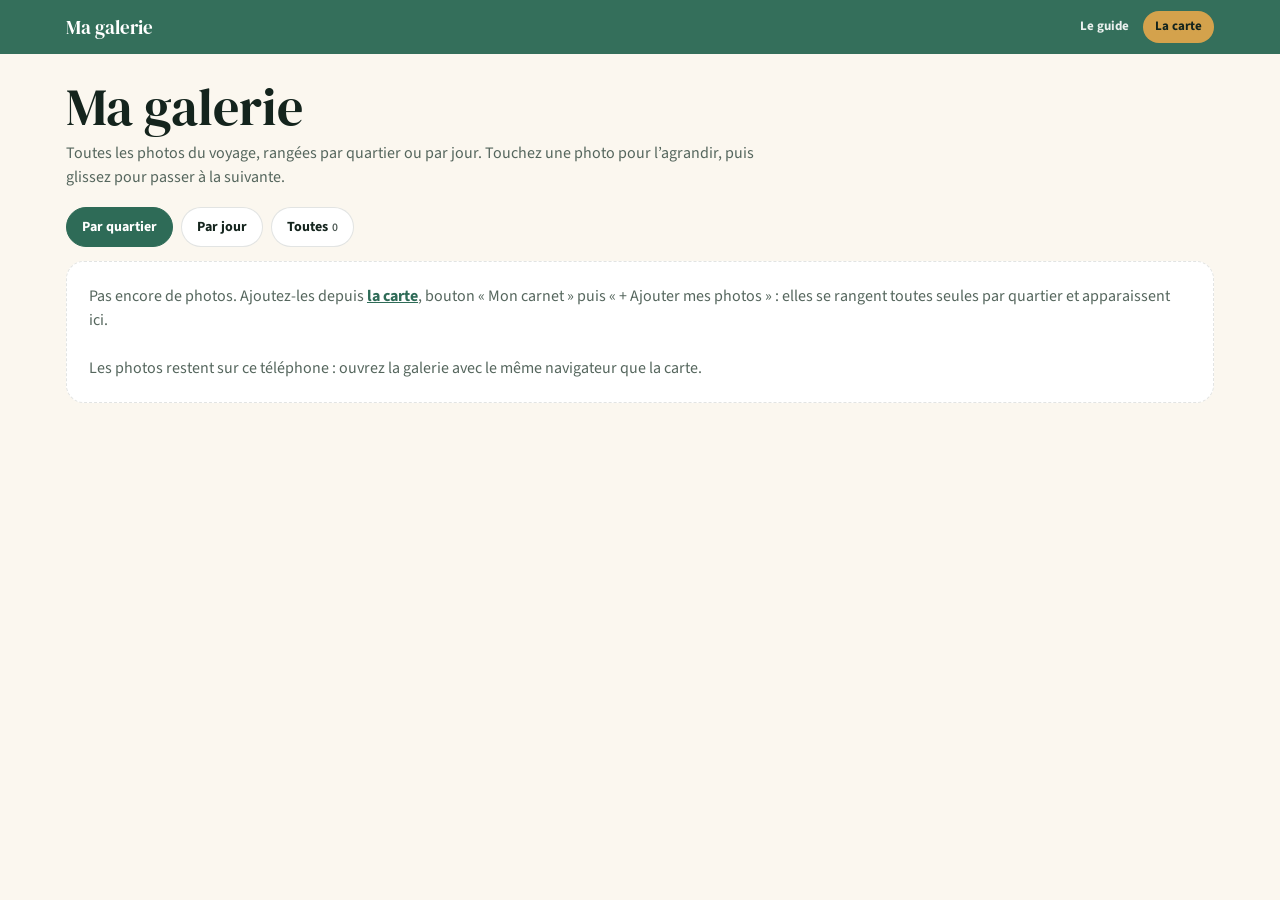
<file: galerie.html>
<!doctype html>
<html lang="fr">
<head>
  <meta charset="utf-8">
  <meta name="viewport" content="width=device-width, initial-scale=1, viewport-fit=cover">
  <title>Istanbul · Ma galerie</title>
  <meta name="description" content="Toutes les photos du voyage à Istanbul, rangées par quartier et par jour.">
  <link rel="preconnect" href="https://fonts.googleapis.com">
  <link rel="preconnect" href="https://fonts.gstatic.com" crossorigin>
  <link rel="stylesheet" href="https://fonts.googleapis.com/css2?family=DM+Serif+Display&family=Source+Sans+3:wght@400;600;700;800&display=swap">
  <style>
    :root { --ink: #14241d; --deep: #2e6b57; --paper: #fbf7ef; --sand: #f3ead8; --line: rgba(20,36,29,.12); --muted: #55665d; --gold: #d4a24c;
      --display: "DM Serif Display", Georgia, serif; --body: "Source Sans 3", -apple-system, "Segoe UI", sans-serif; }
    * { box-sizing: border-box; }
    body { margin: 0; background: var(--paper); color: var(--ink); font: 16px/1.5 var(--body); }
    .wrap { max-width: 1180px; margin: 0 auto; padding: 0 max(16px, env(safe-area-inset-left)); }
    .nav { position: sticky; top: 0; z-index: 20; background: rgba(46,107,87,.97); color: #fff; }
    .nav .wrap { display: flex; align-items: center; gap: 14px; height: 54px; }
    .nav b { font-family: var(--display); font-weight: 400; font-size: 19px; margin-right: auto; }
    .nav a { color: #fff; text-decoration: none; font-weight: 700; font-size: 13px; opacity: .9; white-space: nowrap; }
    .nav a.gold { background: var(--gold); color: var(--ink); padding: 6px 12px; border-radius: 999px; opacity: 1; }
    h1 { font-family: var(--display); font-weight: 400; font-size: clamp(32px, 6vw, 52px); line-height: 1.05; margin: 26px 0 6px; }
    .lead { color: var(--muted); margin: 0 0 18px; max-width: 720px; }
    .tabs { display: flex; gap: 8px; overflow-x: auto; padding-bottom: 6px; margin-bottom: 8px; scrollbar-width: none; }
    .tabs::-webkit-scrollbar { display: none; }
    .tabs button { flex: none; border: 1.5px solid var(--line); background: #fff; border-radius: 999px; padding: 9px 15px; font: 700 14px var(--body); color: var(--ink); cursor: pointer; }
    .tabs button.on { background: var(--deep); border-color: var(--deep); color: #fff; }
    .tabs small { opacity: .75; font-weight: 600; margin-left: 4px; }
    section.grp { margin: 22px 0 30px; }
    .grp h2 { display: flex; align-items: center; gap: 10px; font-family: var(--display); font-weight: 400; font-size: 26px; margin: 0 0 12px; }
    .grp h2 .num { display: inline-grid; place-items: center; width: 32px; height: 32px; border-radius: 50%; background: var(--c, var(--deep)); color: #fff; font: 800 14px var(--body); flex: none; }
    .grp h2 small { font: 700 13px var(--body); color: var(--muted); }
    .grid { display: grid; grid-template-columns: repeat(auto-fill, minmax(150px, 1fr)); gap: 8px; }
    @media (max-width: 600px) { .grid { grid-template-columns: repeat(3, 1fr); gap: 4px; } .grid button img { border-radius: 6px; } }
    .grid button { border: 0; padding: 0; background: none; cursor: zoom-in; position: relative; }
    .grid img { width: 100%; aspect-ratio: 1; object-fit: cover; border-radius: 12px; display: block; background: var(--sand); }
    .empty { background: #fff; border: 1px dashed var(--line); border-radius: 18px; padding: 22px; color: var(--muted); }
    .empty a { color: var(--deep); font-weight: 700; }
    /* Visionneuse plein écran */
    .viewer { position: fixed; inset: 0; z-index: 100; background: #0d1512; display: none; flex-direction: column; color: #fff; touch-action: pan-y; }
    .viewer.open { display: flex; }
    .viewer .top { display: flex; align-items: center; justify-content: space-between; gap: 10px; padding: max(12px, env(safe-area-inset-top)) 14px 10px; }
    .viewer .cap { font-size: 14px; line-height: 1.3; }
    .viewer .cap b { display: block; font-size: 16px; }
    .viewer .close { border: 0; background: #ffffff26; color: #fff; width: 44px; height: 44px; border-radius: 50%; font-size: 22px; cursor: pointer; flex: none; }
    .viewer .stage { flex: 1; display: flex; align-items: center; justify-content: center; min-height: 0; padding: 0 8px; }
    .viewer .stage img { max-width: 100%; max-height: 100%; object-fit: contain; border-radius: 6px; }
    .viewer .arrow { position: absolute; top: 50%; transform: translateY(-50%); border: 0; background: #ffffff26; color: #fff; width: 48px; height: 48px; border-radius: 50%; font-size: 26px; cursor: pointer; }
    .viewer .prev { left: 10px; } .viewer .next { right: 10px; }
    .viewer .count { text-align: center; padding: 10px 0 max(14px, env(safe-area-inset-bottom)); font-size: 13px; opacity: .8; }
  </style>
</head>
<body>
  <nav class="nav"><div class="wrap"><b>Ma galerie</b><a href="guide.html">Le guide</a><a class="gold" href="./">La carte</a></div></nav>
  <main class="wrap">
    <h1>Ma galerie</h1>
    <p class="lead">Toutes les photos du voyage, rangées par quartier ou par jour. Touchez une photo pour l’agrandir, puis glissez pour passer à la suivante.</p>
    <div class="tabs" id="tabs"></div>
    <div id="gallery"></div>
  </main>
  <div class="viewer" id="viewer" role="dialog" aria-modal="true" aria-label="Photo en grand">
    <div class="top"><div class="cap" id="cap"></div><button class="close" id="close" aria-label="Fermer">×</button></div>
    <div class="stage" id="stage"><img id="big" alt=""></div>
    <button class="arrow prev" id="prev" aria-label="Photo précédente">‹</button>
    <button class="arrow next" id="next" aria-label="Photo suivante">›</button>
    <div class="count" id="count"></div>
  </div>
  <script src="data.js?v=10271954"></script>
  <script>
  (() => {
    const COLORS = ["#b2452c", "#b2452c", "#b2452c", "#b2452c", "#b2452c", "#2f6f9f", "#2f6f9f", "#7b4fa0", "#7b4fa0", "#1f7a72", "#1f7a72", "#1f7a72", "#c07a12", "#c07a12"];
    const dayKey = t => { const d = new Date(t); return `${d.getFullYear()}-${String(d.getMonth() + 1).padStart(2, "0")}-${String(d.getDate()).padStart(2, "0")}`; };
    const dayLabel = k => new Date(k + "T12:00").toLocaleDateString("fr-FR", { weekday: "long", day: "numeric", month: "long" });
    const timeLabel = t => new Date(t).toLocaleTimeString("fr-FR", { hour: "2-digit", minute: "2-digit" });
    let photos = [], mode = "quartier", list = [], idx = 0;

    function load() {
      return new Promise(resolve => {
        if (!("indexedDB" in window)) return resolve([]);
        const req = indexedDB.open("guide-istanbul-photos", 2);
        req.onupgradeneeded = e => {
          const db = req.result;
          if (e.oldVersion < 1) db.createObjectStore("photos", { keyPath: "id", autoIncrement: true }).createIndex("district", "district");
          if (e.oldVersion < 2) { db.createObjectStore("tracks", { keyPath: "id", autoIncrement: true }); db.createObjectStore("notes", { keyPath: "day" }); }
        };
        req.onerror = () => resolve([]);
        req.onsuccess = () => {
          try {
            const all = req.result.transaction("photos").objectStore("photos").getAll();
            all.onsuccess = () => resolve(all.result || []);
            all.onerror = () => resolve([]);
          } catch (e) { resolve([]); }
        };
      });
    }

    function groups() {
      if (mode === "jour") {
        const days = [...new Set(photos.map(p => dayKey(p.t)))].sort();
        return days.map((k, i) => ({ title: `Jour ${i + 1} · ${dayLabel(k)}`, num: i + 1, color: "var(--deep)", items: photos.filter(p => dayKey(p.t) === k) }));
      }
      const out = districts.map((d, i) => ({ title: d.name, num: i + 1, color: COLORS[i], items: photos.filter(p => p.district === d.id) })).filter(g => g.items.length);
      const loose = photos.filter(p => !p.district || !districts.some(d => d.id === p.district));
      if (loose.length) out.push({ title: "À classer", num: "?", color: "#8a8f8c", items: loose });
      return out;
    }

    function render() {
      document.getElementById("tabs").innerHTML = [["quartier", "Par quartier"], ["jour", "Par jour"], ["tout", "Toutes"]]
        .map(([k, l]) => `<button type="button" data-mode="${k}" class="${mode === k ? "on" : ""}">${l}${k === "tout" ? `<small>${photos.length}</small>` : ""}</button>`).join("");
      const box = document.getElementById("gallery");
      if (!photos.length) {
        box.innerHTML = `<div class="empty">Pas encore de photos. Ajoutez-les depuis <a href="./">la carte</a>, bouton « Mon carnet » puis « + Ajouter mes photos » : elles se rangent toutes seules par quartier et apparaissent ici.<br><br>Les photos restent sur ce téléphone : ouvrez la galerie avec le même navigateur que la carte.</div>`;
        return;
      }
      const gs = mode === "tout" ? [{ title: "Toutes les photos", num: "★", color: "var(--gold)", items: photos }] : groups();
      list = gs.flatMap(g => g.items.map(p => ({ p, g })));
      let n = 0;
      box.innerHTML = gs.map(g => `<section class="grp"><h2><span class="num" style="--c:${g.color}">${g.num}</span>${g.title} <small>${g.items.length} photo${g.items.length > 1 ? "s" : ""}</small></h2>
        <div class="grid">${g.items.map(p => `<button type="button" data-i="${n++}" aria-label="Agrandir la photo"><img src="${p.url}" alt="Photo, ${g.title}" loading="lazy"></button>`).join("")}</div></section>`).join("");
    }

    function show(i) {
      if (!list.length) return;
      idx = (i + list.length) % list.length;
      const { p, g } = list[idx];
      document.getElementById("big").src = p.url;
      const d = districts.find(x => x.id === p.district);
      document.getElementById("cap").innerHTML = `<b>${d ? d.name : g.title}</b>${dayLabel(dayKey(p.t))} · ${timeLabel(p.t)}`;
      document.getElementById("count").textContent = `${idx + 1} / ${list.length}`;
      document.getElementById("viewer").classList.add("open");
    }
    const hide = () => document.getElementById("viewer").classList.remove("open");

    document.addEventListener("click", e => {
      const m = e.target.closest("[data-mode]"); if (m) { mode = m.dataset.mode; render(); return; }
      const b = e.target.closest("[data-i]"); if (b) { show(Number(b.dataset.i)); return; }
      if (e.target.closest("#close")) hide();
      else if (e.target.closest("#prev")) show(idx - 1);
      else if (e.target.closest("#next")) show(idx + 1);
      else if (e.target.id === "stage") hide();
    });
    document.addEventListener("keydown", e => {
      if (!document.getElementById("viewer").classList.contains("open")) return;
      if (e.key === "Escape") hide(); if (e.key === "ArrowLeft") show(idx - 1); if (e.key === "ArrowRight") show(idx + 1);
    });
    // Glisser du doigt pour passer d'une photo à l'autre.
    let x0 = null;
    const v = document.getElementById("viewer");
    v.addEventListener("touchstart", e => { x0 = e.touches[0].clientX; }, { passive: true });
    v.addEventListener("touchend", e => { if (x0 === null) return; const dx = e.changedTouches[0].clientX - x0; if (Math.abs(dx) > 50) show(idx + (dx < 0 ? 1 : -1)); x0 = null; });

    load().then(all => {
      photos = all.map(p => ({ id: p.id, district: p.district, t: p.taken || p.date, url: URL.createObjectURL(p.blob) })).sort((a, b) => a.t - b.t);
      render();
    });
  })();
  </script>
</body>
</html>
</file>
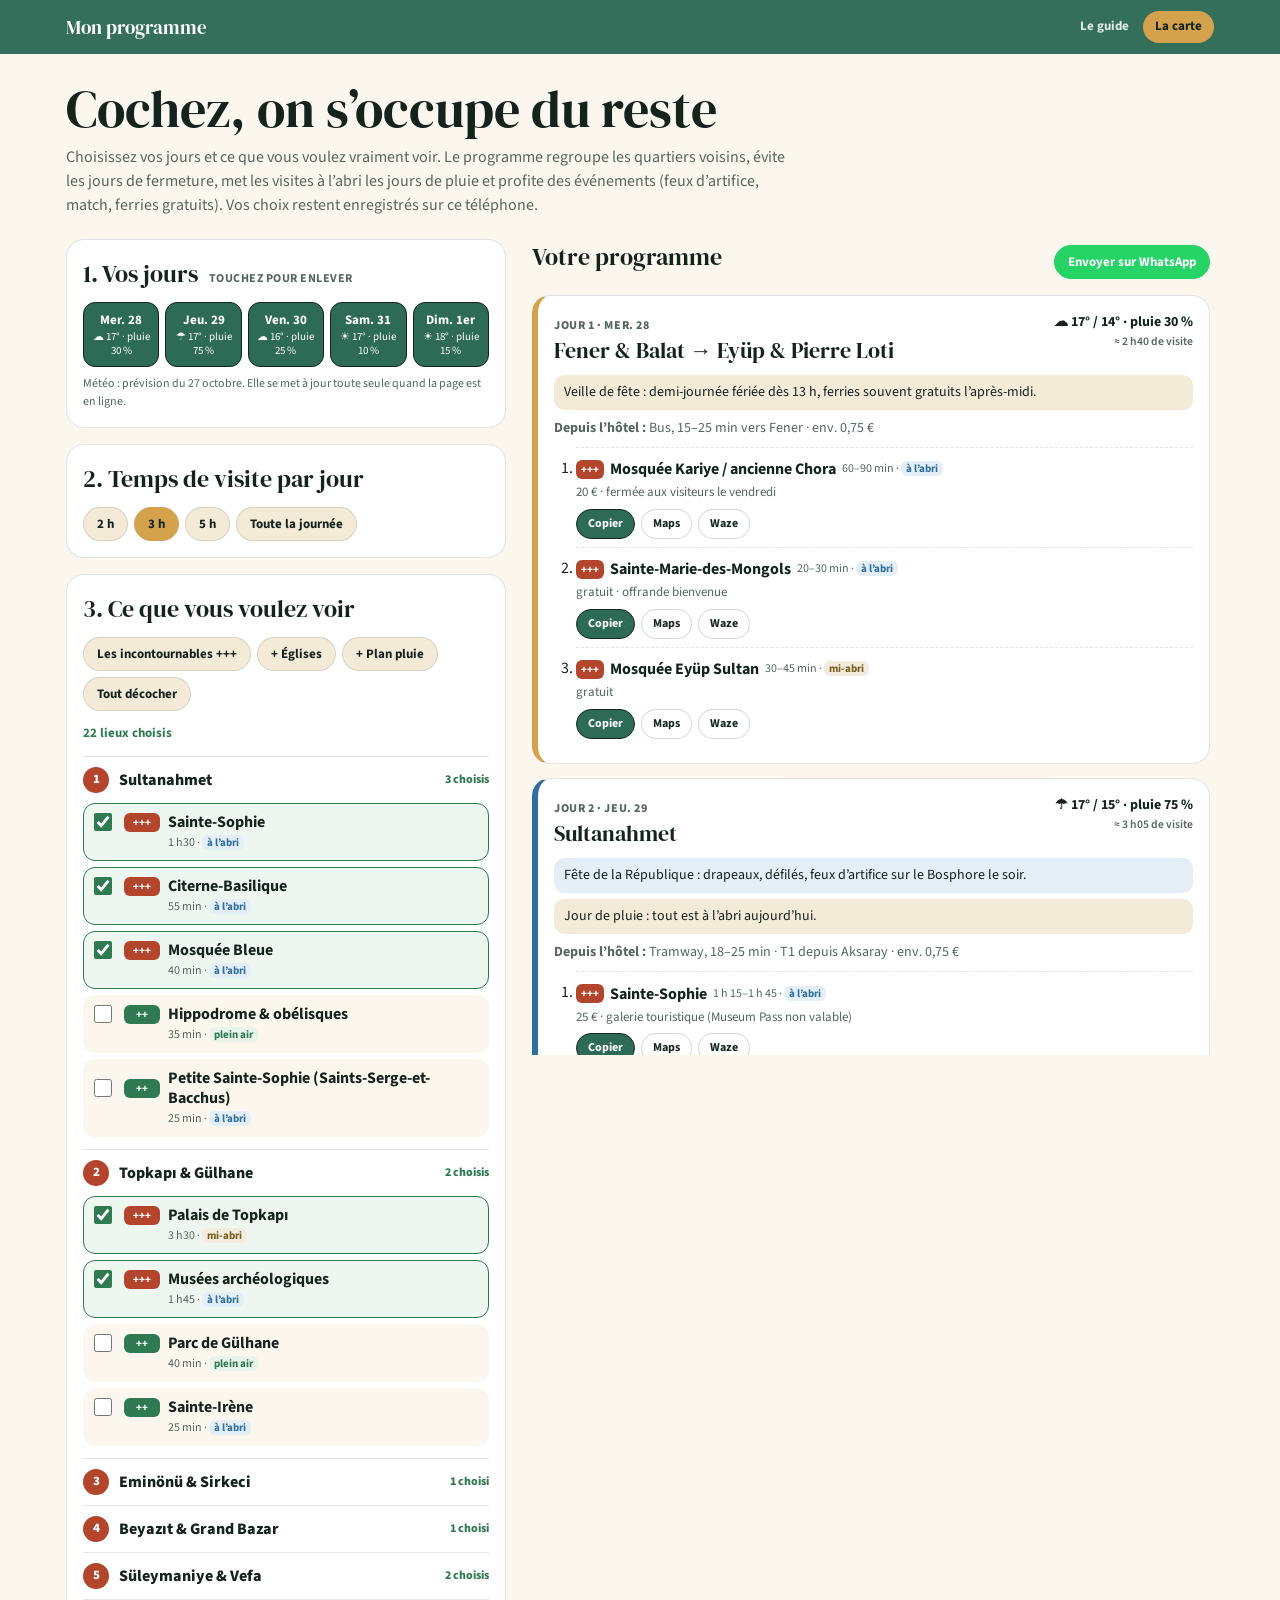
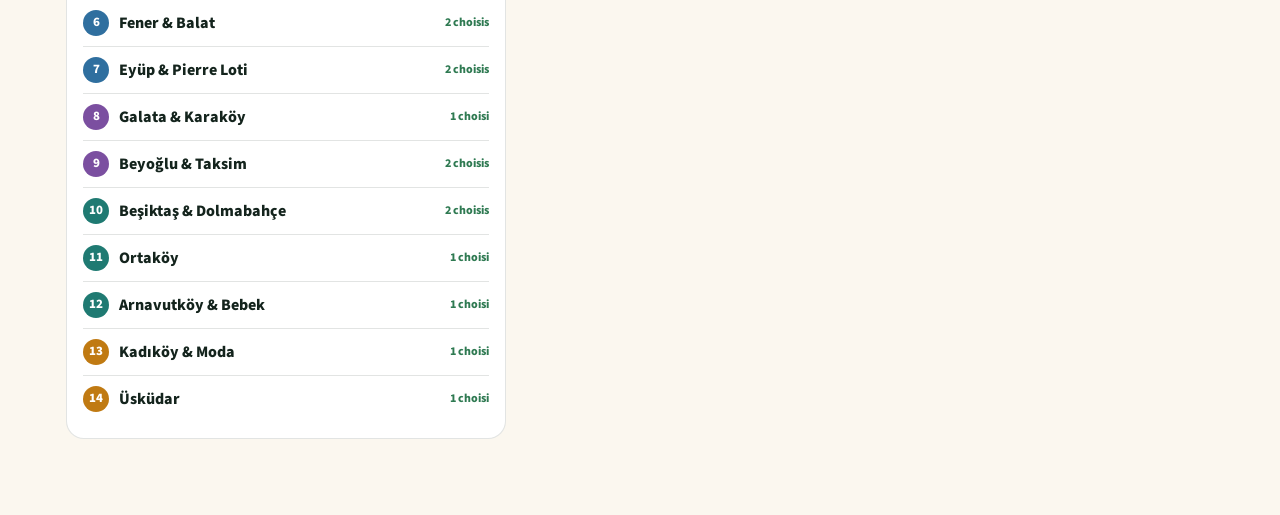
<file: programme.html>
<!doctype html>
<html lang="fr">
<head>
  <meta charset="utf-8">
  <meta name="viewport" content="width=device-width, initial-scale=1, viewport-fit=cover">
  <title>Istanbul · Mon programme</title>
  <meta name="description" content="Cochez ce que vous voulez voir, choisissez vos jours : le programme d’Istanbul se construit selon la météo, les fermetures et les événements.">
  <meta property="og:title" content="Istanbul · Mon programme">
  <meta property="og:description" content="Cochez, choisissez vos jours : le programme se construit tout seul, selon la météo.">
  <link rel="preconnect" href="https://fonts.googleapis.com">
  <link rel="preconnect" href="https://fonts.gstatic.com" crossorigin>
  <link rel="stylesheet" href="https://fonts.googleapis.com/css2?family=DM+Serif+Display&family=Source+Sans+3:wght@400;600;700;800&display=swap">
  <link rel="stylesheet" href="planner.css?v=10271954">
  <style>
    :root {
      --ink: #14241d; --paper: #fbf7ef; --sand: #f3ead8; --line: rgba(20,36,29,.12); --muted: #55665d; --gold: #d4a24c;
      --r3: #b2452c; --r2: #2f7a52; --r1: #8a8f8c; --rain: #2f6f9f;
      --display: "DM Serif Display", Georgia, serif; --body: "Source Sans 3", -apple-system, "Segoe UI", sans-serif;
    }
    * { box-sizing: border-box; }
    body { margin: 0; background: var(--paper); color: var(--ink); font: 16px/1.5 var(--body); }
    .wrap { max-width: 1180px; margin: 0 auto; padding: 0 max(16px, env(safe-area-inset-left)); }
    .nav { position: sticky; top: 0; z-index: 20; background: rgba(46,107,87,.97); color: #fff; }
    .nav .wrap { display: flex; align-items: center; gap: 14px; height: 54px; }
    .nav b { font-family: var(--display); font-weight: 400; font-size: 19px; margin-right: auto; }
    .nav a { color: #fff; text-decoration: none; font-weight: 700; font-size: 13px; opacity: .85; white-space: nowrap; }
    .nav a.gold { background: var(--gold); color: var(--ink); padding: 6px 12px; border-radius: 999px; opacity: 1; }
    h1 { font-family: var(--display); font-weight: 400; font-size: clamp(32px, 6vw, 52px); line-height: 1.05; margin: 28px 0 8px; }
    .lead { color: var(--muted); max-width: 720px; margin: 0 0 22px; }
    .plinks { display: flex; flex-wrap: wrap; gap: 6px; margin-top: 6px; }
    .pl { display: inline-flex; align-items: center; min-height: 30px; padding: 0 11px; border-radius: 999px; border: 1px solid rgba(21,40,32,.18); background: #fff; color: #152820; font: 700 12px/1 var(--body); text-decoration: none; cursor: pointer; }
    .pl.copy { background: #2e6b57; color: #fff; border-color: #152820; }
  </style>
</head>
<body>
  <nav class="nav"><div class="wrap"><b>Mon programme</b><a href="guide.html">Le guide</a><a class="gold" href="./">La carte</a></div></nav>
  <main class="wrap">
    <h1>Cochez, on s’occupe du reste</h1>
    <p class="lead">Choisissez vos jours et ce que vous voulez vraiment voir. Le programme regroupe les quartiers voisins, évite les jours de fermeture, met les visites à l’abri les jours de pluie et profite des événements (feux d’artifice, match, ferries gratuits). Vos choix restent enregistrés sur ce téléphone.</p>
    <div id="plannerMount"></div>
  </main>
  <script src="data.js?v=10271954"></script>
  <script src="planner.js?v=10271954"></script>
</body>
</html>
</file>
<file: planner.css>
/* « Mon programme » : partagé par programme.html et la fin du guide. */
.planner { --rain: #2f6f9f; --r3: #b2452c; --r2: #2f7a52; --r1: #8a8f8c; }
.planner h2.ph { font-family: var(--display); font-weight: 400; font-size: 24px; margin: 0 0 10px; }
.planner h2.ph small { font: 700 12px var(--body); color: var(--muted); letter-spacing: .04em; text-transform: uppercase; margin-left: 6px; }
.planner .grid { display: grid; grid-template-columns: minmax(0, 1fr); gap: 26px; padding-bottom: 60px; }
@media (min-width: 960px) { .planner .grid { grid-template-columns: minmax(0, 440px) minmax(0, 1fr); align-items: start; } .planner .out { position: sticky; top: 70px; max-height: calc(100vh - 84px); overflow-y: auto; padding-right: 4px; } }
.planner .step { background: #fff; border: 1px solid var(--line); border-radius: 18px; padding: 16px; margin-bottom: 16px; }
.planner #days { display: grid; grid-template-columns: repeat(5, minmax(0, 1fr)); gap: 6px; }
.planner .daychip { border: 1.5px solid var(--line); background: var(--sand); border-radius: 12px; padding: 8px 4px; font: inherit; cursor: pointer; color: var(--muted); text-align: center; }
.planner .daychip b { display: block; font-size: 13px; }
.planner .daychip .wx { display: block; font-size: 11px; line-height: 1.25; }
.planner .daychip.on { background: var(--deep, #2e6b57); color: #fff; border-color: var(--ink); }
.planner #wxsrc { font-size: 12px; color: var(--muted); margin: 8px 0 0; }
.planner #hours { display: flex; gap: 6px; flex-wrap: wrap; }
.planner #hours button, .planner .quick button, .planner #share { border: 1.5px solid var(--line); background: var(--sand); border-radius: 999px; padding: 7px 13px; font: 700 13px var(--body); cursor: pointer; color: var(--ink); }
.planner #hours button.on { background: var(--gold); border-color: var(--gold); }
.planner .quick { display: flex; flex-wrap: wrap; gap: 6px; margin-bottom: 10px; }
.planner #count { font-size: 13px; font-weight: 700; color: var(--r2); }
.planner .dpick { border-top: 1px solid var(--line); }
.planner .dpick summary { display: flex; align-items: center; gap: 10px; padding: 10px 0; cursor: pointer; font-weight: 800; list-style: none; }
.planner .dpick summary::-webkit-details-marker { display: none; }
.planner .dpick summary em { margin-left: auto; font-style: normal; font-size: 12px; color: var(--r2); }
.planner .pnum { display: inline-grid; place-items: center; width: 26px; height: 26px; border-radius: 50%; color: #fff; font-size: 13px; flex: none; }
.planner .opts { display: grid; gap: 6px; padding-bottom: 12px; }
.planner .opt { display: grid; grid-template-columns: 22px 36px 1fr; gap: 2px 8px; align-items: center; padding: 8px 10px; border-radius: 12px; background: var(--paper); cursor: pointer; border: 1.5px solid transparent; }
.planner .opt.on { border-color: var(--r2); background: #eef6f0; }
.planner .opt input { width: 18px; height: 18px; accent-color: var(--r2); margin: 0; }
.planner .opt .meta { grid-column: 3; font-size: 12px; color: var(--muted); }
.planner .on-name { font-weight: 700; line-height: 1.25; }
.planner .lv { display: inline-block; font: 800 11px var(--body); color: #fff; border-radius: 6px; padding: 2px 5px; text-align: center; }
.planner .lv.l3 { background: var(--r3); } .lv.l2 { background: var(--r2); } .lv.l1 { background: var(--r1); }
.planner .sh { font-size: 11px; font-weight: 700; border-radius: 6px; padding: 0 5px; }
.planner .sh.in { background: #e3eef7; color: var(--rain); } .sh.mix { background: #f1ecdf; color: #7a5b17; } .sh.out { background: #e8f3ea; color: var(--r2); }
.planner .warn { font-size: 11px; font-weight: 700; color: var(--r3); }
.planner .outhead { display: flex; align-items: center; justify-content: space-between; gap: 10px; margin-bottom: 10px; }
.planner #share { background: #25d366; border-color: #25d366; color: #fff; }
.planner .pday { background: #fff; border: 1px solid var(--line); border-left: 6px solid var(--gold); border-radius: 18px; padding: 16px; margin-bottom: 14px; }
.planner .pday.wet { border-left-color: var(--rain); }
.planner .pday.left { border-left-color: var(--r1); background: var(--sand); }
.planner .pday header { display: flex; justify-content: space-between; gap: 12px; align-items: flex-start; }
.planner .pd { font-size: 12px; font-weight: 800; text-transform: uppercase; letter-spacing: .05em; color: var(--muted); }
.planner .pday h3 { font-family: var(--display); font-weight: 400; font-size: 22px; margin: 2px 0 6px; line-height: 1.15; }
.planner .pw { text-align: right; font-weight: 700; font-size: 14px; white-space: nowrap; }
.planner .pw small { display: block; font-weight: 600; color: var(--muted); }
.planner .pnote { margin: 6px 0; font-size: 14px; background: var(--sand); border-radius: 10px; padding: 7px 10px; }
.planner .wet .pnote:first-of-type { background: #e3eef7; }
.planner .proute { font-size: 14px; color: var(--muted); margin: 8px 0; }
.planner .pitems { margin: 8px 0 0; padding-left: 22px; }
.planner .pitems li { padding: 8px 0; border-top: 1px dashed var(--line); }
.planner .pitems li p { margin: 2px 0 0; font-size: 13px; color: var(--muted); }
.planner .pi-head { display: flex; flex-wrap: wrap; align-items: center; gap: 6px; }
.planner .pi-head .meta { font-size: 12px; color: var(--muted); }
.planner .peve { margin-top: 10px; background: var(--deep, #2e6b57); color: #fff; border-radius: 12px; padding: 10px 12px; }
.planner .peve p { font-size: 14px; margin: 4px 0; }
.planner .peve .pl { background: transparent; color: #fff; border-color: rgba(255,255,255,.4); }
.planner .pleft { margin: 6px 0 0; padding-left: 20px; font-size: 14px; }
.planner .empty { color: var(--muted); background: #fff; border-radius: 18px; padding: 20px; border: 1px dashed var(--line); }
.planner .jump { display: none;  position: fixed; left: 50%; transform: translateX(-50%); bottom: max(16px, env(safe-area-inset-bottom)); z-index: 30; background: var(--deep, #2e6b57); color: #fff; text-decoration: none; font-weight: 800; padding: 12px 20px; border-radius: 999px; box-shadow: 0 10px 30px rgba(0,0,0,.25); }
.planner .jump.show { display: block; }
@media (min-width: 960px) { .planner .jump.show { display: none; } }
.planner #plan { scroll-margin-top: 70px; }
</file>
